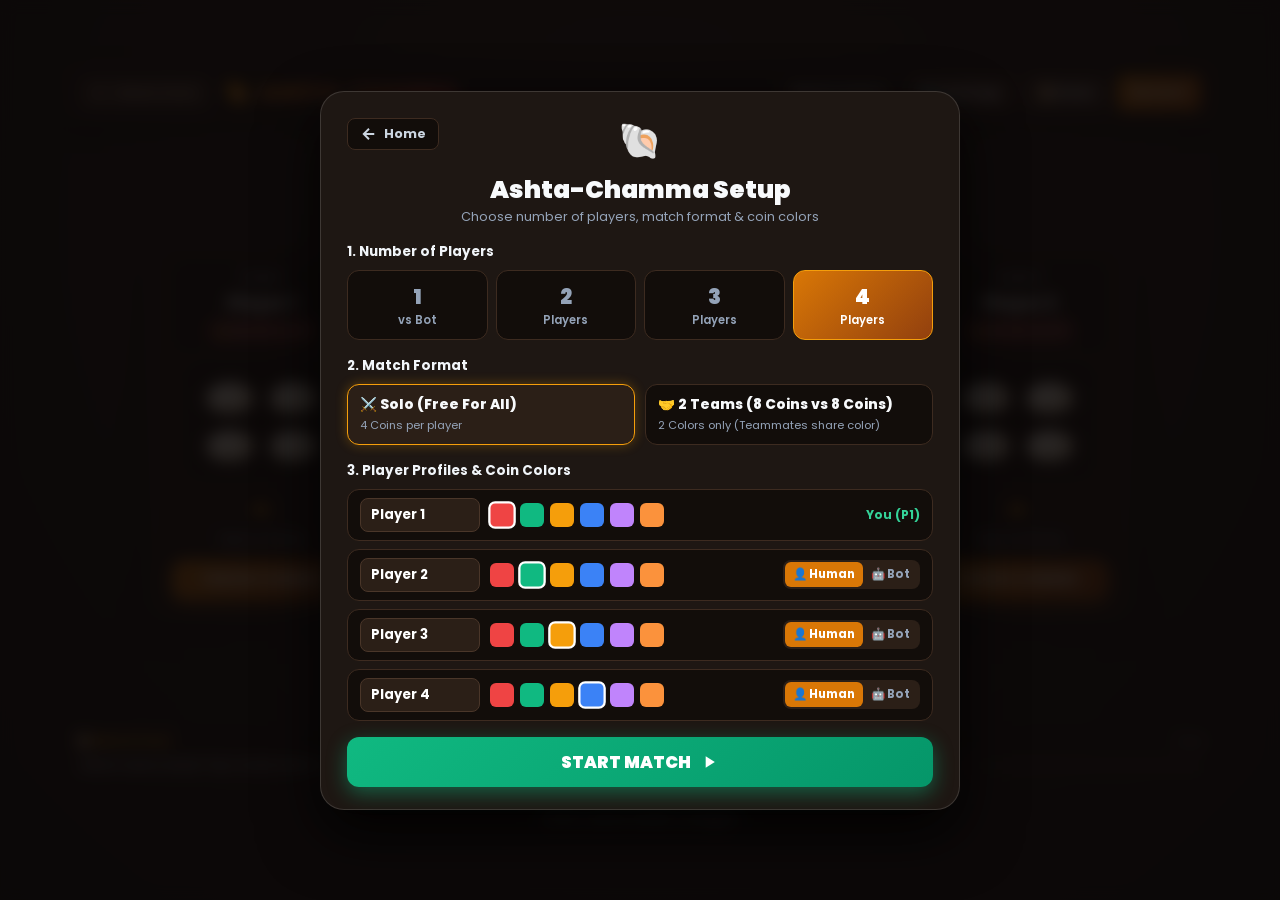
<file: games/Ashta-Chamma/Ashta-Chamma.html>
<!DOCTYPE html>
<html lang="en">
<head>
  <meta charset="UTF-8" />
  <meta name="viewport" content="width=device-width, initial-scale=1.0, maximum-scale=1.0, user-scalable=no, viewport-fit=cover" />
  <title>Game Zone - Ashta-Chamma</title>
  <link rel="stylesheet" href="Ashta-Chamma.css" />
  <link rel="preconnect" href="https://fonts.googleapis.com">
  <link rel="preconnect" href="https://fonts.gstatic.com">
  <link href="https://fonts.googleapis.com/css2?family=Poppins:wght@500;600;700;800;900&display=swap" rel="stylesheet" />
</head>
<body>
  <!-- FULL SCREEN VICTORY CONFETTI CANVAS -->
  <canvas id="confetti-canvas"></canvas>

  <div class="gamezone-app-shell">
    
    <!-- TOP NAVIGATION HEADER -->
    <header class="gamezone-header">
      <div class="header-left">
        <a href="../../index.html" class="portal-back-btn" title="Back to Game Zone Hub">
          <svg width="18" height="18" viewBox="0 0 24 24" fill="none" stroke="currentColor" stroke-width="2.5"><path d="M19 12H5M12 19l-7-7 7-7"/></svg>
          <span>Game Zone</span>
        </a>
        <div class="game-brand">
          <span class="brand-icon">🐚</span>
          <span class="brand-text">ASHTA-CHAMMA</span>
        </div>
      </div>

      <div class="header-controls">
        <div class="active-badge" id="hud-mode-badge">Match Active</div>
        <button class="btn btn-secondary" onclick="AshtaChamma.openSettings()">⚙️ Settings</button>
        <button class="btn btn-secondary" onclick="AshtaChamma.openRules()">📜 Rules</button>
        <button class="btn btn-primary" onclick="AshtaChamma.resetGame()">Restart</button>
      </div>
    </header>

    <!-- LIVE PLAYER SEATS BAR -->
    <div class="players-bar" id="players-bar"></div>

    <!-- MAIN ARENA STAGE (Fixed Left Gavva + Center Board + Fixed Right Gavva) -->
    <main class="arena-stage">
      
      <!-- FIXED LEFT GAVVA STATION -->
      <aside class="cowrie-station station-left" id="station-left">
        <div class="gavva-player-card">
          <span class="gavva-team-title" id="gavva-team-left">TEAM 1</span>
          <h4 class="gavva-player-name" id="gavva-name-left">Player 1</h4>
          <span class="gavva-unlock-badge locked" id="gavva-unlock-left">🔒 Needs 4 or 8</span>
        </div>

        <!-- 3D Cowrie Tray -->
        <div class="cowrie-tray" id="tray-left" onclick="AshtaChamma.rollCowries('left')">
          <div class="cowrie-shell mouth-down" id="shell-left-0">
            <div class="shell-face shell-face-front"><div class="shell-mouth-ridge"></div></div>
            <div class="shell-face shell-face-back"></div>
          </div>
          <div class="cowrie-shell mouth-down" id="shell-left-1">
            <div class="shell-face shell-face-front"><div class="shell-mouth-ridge"></div></div>
            <div class="shell-face shell-face-back"></div>
          </div>
          <div class="cowrie-shell mouth-down" id="shell-left-2">
            <div class="shell-face shell-face-front"><div class="shell-mouth-ridge"></div></div>
            <div class="shell-face shell-face-back"></div>
          </div>
          <div class="cowrie-shell mouth-down" id="shell-left-3">
            <div class="shell-face shell-face-front"><div class="shell-mouth-ridge"></div></div>
            <div class="shell-face shell-face-back"></div>
          </div>
        </div>

        <div class="roll-result-card">
          <span class="roll-number" id="roll-points-left">-</span>
          <span class="roll-label" id="roll-label-left">Tap to Throw</span>
        </div>

        <button class="btn btn-roll" id="btn-throw-left" onclick="AshtaChamma.rollCowries('left')">
          <span>THROW COWRIES</span>
        </button>
      </aside>

      <!-- 5x5 BOARD WRAPPER WITH ORNATE INLAY FRAME & FLOURISHES -->
      <div class="board-wrapper" id="board-wrapper">
        <div class="porch porch-top" id="porch-top" title="Top Porch"></div>
        <div class="porch porch-right" id="porch-right" title="Right Porch"></div>
        <div class="porch porch-bottom" id="porch-bottom" title="Bottom Porch"></div>
        <div class="porch porch-left" id="porch-left" title="Left Porch"></div>

        <!-- 5x5 Main Board Grid -->
        <div class="ashta-board theme-royal-mahogany" id="ashta-board"></div>
      </div>

      <!-- FIXED RIGHT GAVVA STATION -->
      <aside class="cowrie-station station-right" id="station-right">
        <div class="gavva-player-card">
          <span class="gavva-team-title" id="gavva-team-right">TEAM 2</span>
          <h4 class="gavva-player-name" id="gavva-name-right">Player 2</h4>
          <span class="gavva-unlock-badge locked" id="gavva-unlock-right">🔒 Needs 4 or 8</span>
        </div>

        <!-- 3D Cowrie Tray -->
        <div class="cowrie-tray" id="tray-right" onclick="AshtaChamma.rollCowries('right')">
          <div class="cowrie-shell mouth-down" id="shell-right-0">
            <div class="shell-face shell-face-front"><div class="shell-mouth-ridge"></div></div>
            <div class="shell-face shell-face-back"></div>
          </div>
          <div class="cowrie-shell mouth-down" id="shell-right-1">
            <div class="shell-face shell-face-front"><div class="shell-mouth-ridge"></div></div>
            <div class="shell-face shell-face-back"></div>
          </div>
          <div class="cowrie-shell mouth-down" id="shell-right-2">
            <div class="shell-face shell-face-front"><div class="shell-mouth-ridge"></div></div>
            <div class="shell-face shell-face-back"></div>
          </div>
          <div class="cowrie-shell mouth-down" id="shell-right-3">
            <div class="shell-face shell-face-front"><div class="shell-mouth-ridge"></div></div>
            <div class="shell-face shell-face-back"></div>
          </div>
        </div>

        <div class="roll-result-card">
          <span class="roll-number" id="roll-points-right">-</span>
          <span class="roll-label" id="roll-label-right">Tap to Throw</span>
        </div>

        <button class="btn btn-roll" id="btn-throw-right" onclick="AshtaChamma.rollCowries('right')">
          <span>THROW COWRIES</span>
        </button>
      </aside>

    </main>

    <!-- LIVE MATCH ACTIVITY LOG TICKER -->
    <div class="match-log-panel">
      <div class="log-title-row">
        <span>📜 Match Feed</span>
        <button class="log-clear-btn" onclick="AshtaChamma.clearFeed()">Clear</button>
      </div>
      <div class="match-log-list" id="match-log-list">
        <div class="log-entry sys-entry">Match arena ready! Tap cowrie shells to begin.</div>
      </div>
    </div>

    <!-- LIVE STATUS ANNOUNCER -->
    <footer class="gamezone-statusbar">
      <span id="turn-announcer">Click cowrie shells to begin!</span>
    </footer>
  </div>

  <!-- PRE-MATCH SETUP LOBBY MODAL -->
  <div id="lobby-modal" class="modal-overlay">
    <div class="lobby-card">
      <div class="lobby-header">
        <a href="../../index.html" class="lobby-back-btn" title="Back to Game Zone Home">
          <svg width="18" height="18" viewBox="0 0 24 24" fill="none" stroke="currentColor" stroke-width="2.5"><path d="M19 12H5M12 19l-7-7 7-7"/></svg>
          <span>Home</span>
        </a>
        <span class="lobby-icon">🐚</span>
        <h2>Ashta-Chamma Setup</h2>
        <p>Choose number of players, match format & coin colors</p>
      </div>

      <!-- Step 1: Number of Players -->
      <div class="lobby-section">
        <label class="section-label">1. Number of Players</label>
        <div class="player-count-pills">
          <button class="pill-btn" data-count="1" onclick="AshtaChamma.setLobbyCount(1)">
            <span class="count-num">1</span>
            <span class="count-desc">vs Bot</span>
          </button>
          <button class="pill-btn" data-count="2" onclick="AshtaChamma.setLobbyCount(2)">
            <span class="count-num">2</span>
            <span class="count-desc">Players</span>
          </button>
          <button class="pill-btn" data-count="3" onclick="AshtaChamma.setLobbyCount(3)">
            <span class="count-num">3</span>
            <span class="count-desc">Players</span>
          </button>
          <button class="pill-btn active" data-count="4" onclick="AshtaChamma.setLobbyCount(4)">
            <span class="count-num">4</span>
            <span class="count-desc">Players</span>
          </button>
        </div>
      </div>

      <!-- Step 2: Match Format (Only 4 Players have Teams option) -->
      <div class="lobby-section" id="team-format-section">
        <label class="section-label">2. Match Format</label>
        <div class="team-toggle-group">
          <button class="team-mode-btn active" id="btn-mode-solo" onclick="AshtaChamma.setTeamMode(false)">
            <span>⚔️ Solo (Free For All)</span>
            <small>4 Coins per player</small>
          </button>
          <button class="team-mode-btn" id="btn-mode-teams" onclick="AshtaChamma.setTeamMode(true)">
            <span>🤝 2 Teams (8 Coins vs 8 Coins)</span>
            <small>2 Colors only (Teammates share color)</small>
          </button>
        </div>

        <div class="team-axis-picker" id="team-axis-picker" style="display: none;">
          <span class="sub-label">Select Opposite Base Positions:</span>
          <div class="axis-buttons">
            <button class="axis-btn active" id="axis-tb" onclick="AshtaChamma.setTeamAxis('TB')">
              <span>Top & Bottom</span>
            </button>
            <button class="axis-btn" id="axis-lr" onclick="AshtaChamma.setTeamAxis('LR')">
              <span>Left & Right</span>
            </button>
          </div>
        </div>
      </div>

      <!-- Step 3: Profiles & Colors -->
      <div class="lobby-section">
        <label class="section-label" id="profiles-section-label">3. Player Profiles & Coin Colors</label>
        <div class="seats-config-list" id="seats-config-container"></div>
      </div>

      <div class="lobby-footer">
        <button class="btn btn-start-match" onclick="AshtaChamma.startMatchFromLobby()">
          <span>START MATCH</span>
          <svg width="20" height="20" viewBox="0 0 24 24" fill="currentColor"><path d="M8 5v14l11-7z"/></svg>
        </button>
      </div>
    </div>
  </div>

  <!-- IN-GAME SETTINGS MODAL (9 HERITAGE BOARD REFERENCE THEMES) -->
  <div id="settings-modal" class="modal-overlay hidden">
    <div class="modal-card settings-card">
      <div class="settings-header">
        <h3>⚙️ Game Settings</h3>
        <button class="close-x-btn" onclick="AshtaChamma.closeSettings()">✕</button>
      </div>

      <div class="settings-section">
        <label class="settings-label">Board Reference Themes (Light Interior Tiles & Rich Borders)</label>
        <div class="theme-palette-grid">
          <!-- 01 Classic Parchment -->
          <div class="theme-chip" data-theme="theme-classic-parchment" onclick="AshtaChamma.setBoardTheme('theme-classic-parchment')">
            <div class="chip-swatch swatch-parchment"></div>
            <span>01 Parchment</span>
          </div>
          <!-- 02 Royal Mahogany -->
          <div class="theme-chip active" data-theme="theme-royal-mahogany" onclick="AshtaChamma.setBoardTheme('theme-royal-mahogany')">
            <div class="chip-swatch swatch-mahogany"></div>
            <span>02 Mahogany</span>
          </div>
          <!-- 03 Teal Brass -->
          <div class="theme-chip" data-theme="theme-teal-brass" onclick="AshtaChamma.setBoardTheme('theme-teal-brass')">
            <div class="chip-swatch swatch-teal"></div>
            <span>03 Teal Brass</span>
          </div>
          <!-- 04 Sapphire Silver -->
          <div class="theme-chip" data-theme="theme-sapphire-silver" onclick="AshtaChamma.setBoardTheme('theme-sapphire-silver')">
            <div class="chip-swatch swatch-sapphire"></div>
            <span>04 Sapphire</span>
          </div>
          <!-- 05 Forest Jade -->
          <div class="theme-chip" data-theme="theme-forest-jade" onclick="AshtaChamma.setBoardTheme('theme-forest-jade')">
            <div class="chip-swatch swatch-jade"></div>
            <span>05 Forest Jade</span>
          </div>
          <!-- 06 Terracotta Sand -->
          <div class="theme-chip" data-theme="theme-terracotta-sand" onclick="AshtaChamma.setBoardTheme('theme-terracotta-sand')">
            <div class="chip-swatch swatch-terracotta"></div>
            <span>06 Terracotta</span>
          </div>
          <!-- 07 Plum Gold -->
          <div class="theme-chip" data-theme="theme-plum-gold" onclick="AshtaChamma.setBoardTheme('theme-plum-gold')">
            <div class="chip-swatch swatch-plum"></div>
            <span>07 Plum Gold</span>
          </div>
          <!-- 08 Slate Copper -->
          <div class="theme-chip" data-theme="theme-slate-copper" onclick="AshtaChamma.setBoardTheme('theme-slate-copper')">
            <div class="chip-swatch swatch-copper"></div>
            <span>08 Slate Copper</span>
          </div>
          <!-- 09 Indigo Night -->
          <div class="theme-chip" data-theme="theme-indigo-night" onclick="AshtaChamma.setBoardTheme('theme-indigo-night')">
            <div class="chip-swatch swatch-indigo"></div>
            <span>09 Indigo Night</span>
          </div>
        </div>
      </div>

      <div class="settings-section">
        <div class="settings-toggle-row">
          <div>
            <span class="settings-title-inline">Audio Effects</span>
            <small class="settings-sub-inline">Play authentic shell rattling & victory sounds</small>
          </div>
          <button id="btn-toggle-sound" class="btn btn-secondary" onclick="AshtaChamma.toggleSound()">🔊 Sound: ON</button>
        </div>
      </div>

      <div class="settings-section">
        <label class="settings-label">Match Management</label>
        <div class="settings-actions-stack">
          <button class="btn btn-secondary action-full-btn" onclick="AshtaChamma.openLobbyFromSettings()">
            <span>⚙ Match Setup (Players & Teams)</span>
          </button>
          <button class="btn btn-secondary action-full-btn" onclick="AshtaChamma.resetGameFromSettings()">
            <span>🔄 Restart Match</span>
          </button>
          <a href="../../index.html" class="btn btn-danger action-full-btn">
            <span>🚪 Exit to Game Zone</span>
          </a>
        </div>
      </div>

      <div class="settings-footer">
        <button class="btn btn-primary" onclick="AshtaChamma.closeSettings()">Done</button>
      </div>
    </div>
  </div>

  <!-- VICTORY CELEBRATION MODAL WITH MATCH STATS -->
  <div id="winner-modal" class="modal-overlay hidden">
    <div class="modal-card victory-card">
      <div class="trophy-emoji animate-bounce">🏆</div>
      <h2 id="winner-title">Victory!</h2>
      <p id="winner-desc">Congratulations! All coins reached the inner sanctum!</p>

      <div class="match-stats-grid">
        <div class="stat-box">
          <span class="stat-value" id="stat-time">00:00</span>
          <span class="stat-lbl">Match Time</span>
        </div>
        <div class="stat-box">
          <span class="stat-value" id="stat-turns">0</span>
          <span class="stat-lbl">Total Turns</span>
        </div>
        <div class="stat-box">
          <span class="stat-value" id="stat-kills">0</span>
          <span class="stat-lbl">Knockouts</span>
        </div>
        <div class="stat-box">
          <span class="stat-value" id="stat-ashtas">0</span>
          <span class="stat-lbl">8(Astha)</span>
        </div>
      </div>

      <div class="modal-actions">
        <button class="btn btn-secondary" onclick="AshtaChamma.openLobbyFromWin()">Match Setup</button>
        <button class="btn btn-primary" onclick="AshtaChamma.resetGame()">Play Again</button>
      </div>
    </div>
  </div>

  <!-- RULES MODAL -->
  <div id="rules-modal" class="modal-overlay hidden">
    <div class="modal-card rules-card">
      <h2>📜 Ashta-Chamma Rules</h2>
      <div class="rules-list">
        <p><strong>🐚 Cowrie Points & Names:</strong></p>
        <ul style="padding-left: 20px; font-size: 0.82rem; margin-bottom: 8px;">
          <li><strong>1 mouth up:</strong> 1(Kannu)</li>
          <li><strong>2 mouths up:</strong> 2(Duga)</li>
          <li><strong>3 mouths up:</strong> 3(Theeni)</li>
          <li><strong>4 mouths up:</strong> 4(Chamma) ★ — Extra Throw</li>
          <li><strong>0 mouths up:</strong> 8(Astha) ★ — Extra Throw</li>
        </ul>

        <p><strong>🔓 Individual Player Unlock Rule:</strong> Every player must personally roll 4(Chamma) or 8(Astha) to qualify. Until unlocked, you cannot move any coins (even coins entered by a teammate)!</p>

        <p><strong>⛔ Stopping at the Cross (Gaddi):</strong> Coins without a registered kill CANNOT advance past the crossed safe square (Step 12) located 3 boxes before the home corner. They must halt at the cross and wait until an opponent coin is captured before entering the inner sanctum.</p>

        <p><strong>⚡ Automatic Movement:</strong> If a player has only one movable coin on the board and rolls 1(Kannu), 2(Duga), or 3(Theeni), it advances automatically!</p>

        <p><strong>🟢 ASHTA (8) Entry Rules:</strong></p>
        <ul style="padding-left: 20px; font-size: 0.82rem; margin-bottom: 8px;">
          <li><strong>No coins on board:</strong> Exactly 2 coins enter the board (they don't move 8 spaces). The player rolls again to decide which coin to move!</li>
          <li><strong>Exactly 1 coin outside:</strong> That coin enters the board and moves 4 steps (mandatory) + Extra Throw.</li>
          <li><strong>No coins outside:</strong> Select any eligible coin on the board to move 8 steps + Extra Throw.</li>
        </ul>

        <p><strong>🔴 CHAMMA (4) Entry Rules:</strong></p>
        <ul style="padding-left: 20px; font-size: 0.82rem; margin-bottom: 8px;">
          <li><strong>1 or more outside:</strong> Exactly 1 token enters the board (does not move 4 spaces) + Extra Throw.</li>
          <li><strong>0 outside:</strong> Player selects which eligible coin advances 4 spaces + Extra Throw.</li>
        </ul>

        <p><strong>🤝 4-Player 2 Teams:</strong> 8 coins vs 8 coins. Both players of a team share the exact same color. Opposite boxes (Top & Bottom or Left & Right) are used.</p>
        <p><strong>⚔️ Mandatory Kill Rule:</strong> A capture is required to enter the inner ring towards the goal.</p>
        <p><strong>✖ Safe Cells (Gaddi):</strong> Tokens on any of the 9 crossed squares cannot be captured.</p>
      </div>
      <button class="btn btn-primary" onclick="AshtaChamma.closeRules()">Got It!</button>
    </div>
  </div>

  <script src="Ashta-Chamma.js"></script>
</body>
</html>
</file>
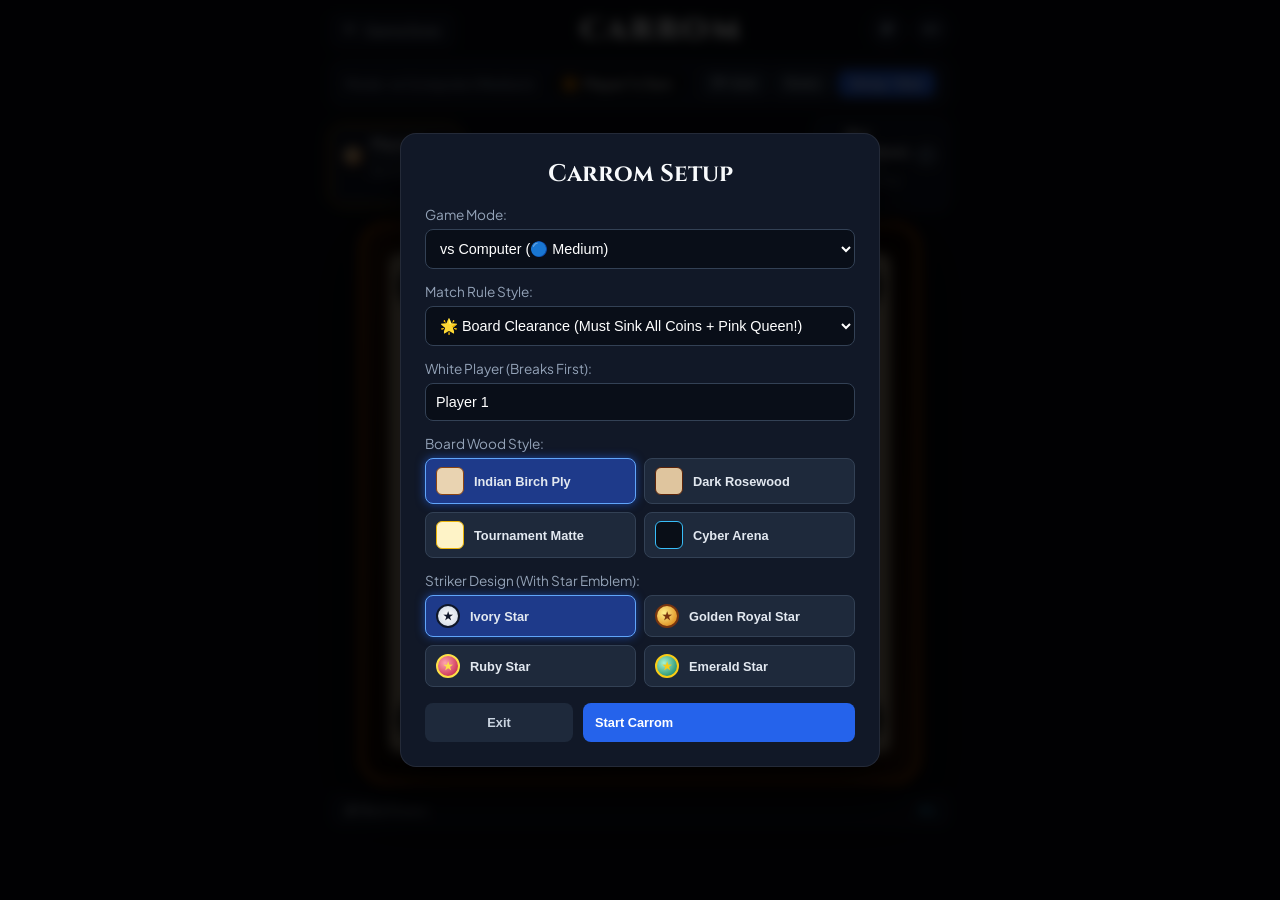
<file: games/Carrom/Carrom.html>
<!DOCTYPE html>
<html lang="en">
<head>
  <meta charset="UTF-8" />
  <meta name="viewport" content="width=device-width, initial-scale=1.0, maximum-scale=1.0, user-scalable=no" />
  <title>Carrom Board | Game Zone</title>
  <link rel="stylesheet" href="Carrom.css" />
  <link rel="stylesheet" href="https://cdnjs.cloudflare.com/ajax/libs/font-awesome/6.5.1/css/all.min.css" />
  <link rel="preconnect" href="https://fonts.googleapis.com">
  <link rel="preconnect" href="https://fonts.gstatic.com">
  <link href="https://fonts.googleapis.com/css2?family=Cinzel:wght@600;700;800;900&family=Outfit:wght@500;600;700;800;900&family=Plus+Jakarta+Sans:wght@500;600;700&display=swap" rel="stylesheet">
</head>
<body data-board-theme="traditional-ply">
  <div id="confetti-container"></div>

  <div class="game-container">
    <!-- Header -->
    <header class="game-header">
      <a href="../../index.html" class="nav-btn" id="back-nav-btn">
        <i class="fa-solid fa-arrow-left"></i> Game Zone
      </a>
      <div class="title-wrap">
        <h1>CARROM</h1>
      </div>
      <div class="action-icons">
        <button id="theme-btn" class="icon-btn" title="Board & Striker Customizer">
          <i class="fa-solid fa-palette"></i>
        </button>
        <button id="sound-btn" class="icon-btn" title="Toggle Sound">
          <i class="fa-solid fa-volume-high"></i>
        </button>
      </div>
    </header>

    <!-- Top Action Bar -->
    <section class="control-bar">
      <div id="mode-display" class="mode-display">Mode: vs Computer (Medium)</div>
      
      <div id="turn-indicator" class="turn-pill">
        <span id="turn-color-dot" class="turn-dot white-coin"></span>
        <span id="turn-text">Player 1's Turn</span>
      </div>

      <div class="game-actions">
        <button id="exit-btn" class="btn btn-secondary" title="Exit Match">
          <i class="fa-solid fa-right-from-bracket"></i> Exit
        </button>
        <button id="rules-btn" class="btn btn-secondary">Rules</button>
        <button id="restart-btn" class="btn btn-primary">Setup / New</button>
      </div>
    </section>

    <!-- Score & Coins Pocketed Bar -->
    <section class="status-panel">
      <!-- Player 1 Card -->
      <div id="card-p1" class="player-card p1-card active">
        <div class="player-meta">
          <div class="player-identity">
            <span class="coin-avatar white-avatar"></span>
            <div>
              <div id="p1-name" class="player-name">Player 1</div>
              <div class="player-sub" id="p1-sub-info">9 Coins Remaining</div>
            </div>
          </div>
          <div id="p1-score" class="player-score">0</div>
        </div>
        <div id="p1-pocketed-tray" class="coin-mini-tray"></div>
      </div>

      <!-- Center Queen & Status Indicator -->
      <div class="center-status">
        <span id="queen-status-badge" class="queen-pill on-board">
          <span class="queen-dot">★</span> <span id="queen-status-text">Pink Queen in Center</span>
        </span>
        <div id="status-msg" class="sub-status-msg">Click baseline to place striker, pull back to flick!</div>
      </div>

      <!-- Player 2 Card -->
      <div id="card-p2" class="player-card p2-card">
        <div class="player-meta text-right">
          <div id="p2-score" class="player-score">0</div>
          <div class="player-identity">
            <div>
              <div id="p2-name" class="player-name">Bot (Medium)</div>
              <div class="player-sub" id="p2-sub-info">9 Coins Remaining</div>
            </div>
            <span class="coin-avatar black-avatar"></span>
          </div>
        </div>
        <div id="p2-pocketed-tray" class="coin-mini-tray text-right"></div>
      </div>
    </section>

    <!-- Board Arena Canvas -->
    <main class="board-area">
      <div class="board-frame" id="carrom-frame">
        <canvas id="carrom-canvas" width="600" height="600"></canvas>
      </div>
    </main>

    <!-- Force Meter Guide Footer -->
    <div class="power-meter-container" id="power-meter-wrap">
      <span class="meter-label"><i class="fa-solid fa-bolt"></i> Flick Power:</span>
      <div class="meter-track">
        <div id="power-fill" class="meter-fill"></div>
      </div>
      <span id="power-num" class="power-text">0%</span>
    </div>

    <!-- Setup Modal -->
    <div id="setup-modal" class="modal-overlay">
      <div class="modal-box setup-box">
        <h2>Carrom Setup</h2>
        <div class="setup-form">
          <div class="input-group">
            <label for="mode-select">Game Mode:</label>
            <select id="mode-select">
              <option value="pvp">2 Players (Pass &amp; Play)</option>
              <option value="pve-easy">vs Computer (🟢 Easy)</option>
              <option value="pve-medium" selected>vs Computer (🔵 Medium)</option>
              <option value="pve-hard">vs Computer (🔴 Master Bot)</option>
            </select>
          </div>

          <div class="input-group">
            <label for="game-type-select">Match Rule Style:</label>
            <select id="game-type-select">
              <option value="clearance" selected>🌟 Board Clearance (Must Sink All Coins + Pink Queen!)</option>
              <option value="points">🎯 Point Target Race (12 Points)</option>
              <option value="championship">🏆 Full Championship (21 Points)</option>
            </select>
          </div>

          <div class="input-group">
            <label for="p1-name-input">White Player (Breaks First):</label>
            <input type="text" id="p1-name-input" value="Player 1" maxlength="14" />
          </div>

          <div class="input-group" id="p2-name-group" style="display: none;">
            <label for="p2-name-input">Black Player:</label>
            <input type="text" id="p2-name-input" value="Player 2" maxlength="14" />
          </div>

          <div class="input-group">
            <label>Board Wood Style:</label>
            <div class="visual-theme-grid">
              <button type="button" class="theme-card-btn active" data-board="traditional-ply">
                <span class="preview-swatch ply-wood"></span>
                <span class="preview-label">Indian Birch Ply</span>
              </button>
              <button type="button" class="theme-card-btn" data-board="dark-rosewood">
                <span class="preview-swatch dark-rose"></span>
                <span class="preview-label">Dark Rosewood</span>
              </button>
              <button type="button" class="theme-card-btn" data-board="matte-championship">
                <span class="preview-swatch champ-matte"></span>
                <span class="preview-label">Tournament Matte</span>
              </button>
              <button type="button" class="theme-card-btn" data-board="modern-cyber">
                <span class="preview-swatch cyber-glow"></span>
                <span class="preview-label">Cyber Arena</span>
              </button>
            </div>
          </div>

          <div class="input-group">
            <label>Striker Design (With Star Emblem):</label>
            <div class="visual-theme-grid" id="striker-theme-grid">
              <button type="button" class="theme-card-btn active" data-striker="tournament-geometric">
                <span class="striker-preview geometric">★</span>
                <span class="preview-label">Ivory Star</span>
              </button>
              <button type="button" class="theme-card-btn" data-striker="gold-crest">
                <span class="striker-preview gold">★</span>
                <span class="preview-label">Golden Royal Star</span>
              </button>
              <button type="button" class="theme-card-btn" data-striker="ruby-gem">
                <span class="striker-preview ruby">★</span>
                <span class="preview-label">Ruby Star</span>
              </button>
              <button type="button" class="theme-card-btn" data-striker="emerald-star">
                <span class="striker-preview emerald">★</span>
                <span class="preview-label">Emerald Star</span>
              </button>
            </div>
          </div>
        </div>

        <div class="modal-btn-row">
          <button id="modal-exit-btn" class="btn btn-secondary modal-btn-exit">Exit</button>
          <button id="start-game-btn" class="btn btn-primary modal-btn-start">Start Carrom</button>
        </div>
      </div>
    </div>

    <!-- Appearance Customizer Modal -->
    <div id="theme-modal" class="modal-overlay hidden">
      <div class="modal-box theme-box">
        <h2>Appearance Customizer</h2>
        
        <h3 class="modal-subheading"><i class="fa-solid fa-chess-board"></i> Board Style</h3>
        <div class="visual-theme-grid" style="margin-top: 8px;">
          <button class="theme-card-btn active" data-board="traditional-ply">
            <span class="preview-swatch ply-wood"></span>
            <span class="preview-label">Indian Birch Ply</span>
          </button>
          <button class="theme-card-btn" data-board="dark-rosewood">
            <span class="preview-swatch dark-rose"></span>
            <span class="preview-label">Dark Rosewood</span>
          </button>
          <button class="theme-card-btn" data-board="matte-championship">
            <span class="preview-swatch champ-matte"></span>
            <span class="preview-label">Tournament Matte</span>
          </button>
          <button class="theme-card-btn" data-board="modern-cyber">
            <span class="preview-swatch cyber-glow"></span>
            <span class="preview-label">Cyber Arena</span>
          </button>
        </div>

        <h3 class="modal-subheading" style="margin-top: 14px;"><i class="fa-solid fa-circle-dot"></i> Striker Design (All With Stars)</h3>
        <div class="visual-theme-grid" style="margin-top: 8px;">
          <button class="theme-card-btn active" data-striker="tournament-geometric">
            <span class="striker-preview geometric">★</span>
            <span class="preview-label">Ivory Star</span>
          </button>
          <button class="theme-card-btn" data-striker="gold-crest">
            <span class="striker-preview gold">★</span>
            <span class="preview-label">Golden Royal Star</span>
          </button>
          <button class="theme-card-btn" data-striker="ruby-gem">
            <span class="striker-preview ruby">★</span>
            <span class="preview-label">Ruby Star</span>
          </button>
          <button class="theme-card-btn" data-striker="emerald-star">
            <span class="striker-preview emerald">★</span>
            <span class="preview-label">Emerald Star</span>
          </button>
        </div>

        <button id="close-theme-btn" class="btn btn-primary modal-btn-start" style="margin-top: 18px; width: 100%;">Apply</button>
      </div>
    </div>

    <!-- Exit Confirmation Modal -->
    <div id="exit-modal" class="modal-overlay hidden">
      <div class="modal-box">
        <h2>Exit Carrom?</h2>
        <p style="color: var(--text-muted); font-size: 0.9rem; margin: 12px 0 18px;">
          Are you sure you want to return to Game Zone? <strong>Match progress will not be saved.</strong>
        </p>
        <div class="modal-btn-row">
          <button id="cancel-exit-btn" class="btn btn-secondary">Stay</button>
          <button id="confirm-exit-btn" class="btn btn-danger">Confirm &amp; Exit</button>
        </div>
      </div>
    </div>

    <!-- Rules Modal -->
    <div id="rules-modal" class="modal-overlay hidden">
      <div class="modal-box rules-box">
        <h2>Official Carrom Rules</h2>
        <div class="rules-content">
          <p>1. <strong>Board Clearance Mode:</strong> To win, a player must sink all 9 of their coins AND the Pink Queen must be pocketed &amp; covered.</p>
          <p>2. <strong>Pink Queen (★) Rules:</strong>
            <br>&bull; You can sink the Pink Queen, but you must <strong>cover it</strong> by pocketing one of your own coins on the immediate next shot (or in the same strike).
            <br>&bull; If you fail to cover it, or commit a foul, the Queen returns to the center circle.
          </p>
          <p>3. <strong>Direct Baseline Placement:</strong> Click or drag your cursor anywhere across your baseline to place your striker. Pull back to choose angle and power.</p>
          <p>4. <strong>Fouls:</strong> Sinking the striker returns 1 of your pocketed carrom men to the center and forfeits your turn.</p>
        </div>
        <button id="close-rules-btn" class="btn btn-primary">Got It</button>
      </div>
    </div>

    <!-- Game Over Modal with Celebration -->
    <div id="game-over-modal" class="modal-overlay hidden">
      <div class="modal-box victory-box">
        <div class="trophy-bounce">🏆</div>
        <h2 id="winner-title" class="victory-title">VICTORY CELEBRATION!</h2>
        <p id="winner-desc" class="victory-desc">Sai cleared all coins and conquered the board!</p>
        <div class="modal-btn-row">
          <button id="play-again-btn" class="btn btn-primary">Play Again</button>
          <button id="gameover-exit-btn" class="btn btn-secondary modal-btn-exit">Exit</button>
        </div>
      </div>
    </div>
  </div>

  <script src="Carrom.js"></script>
</body>
</html>
</file>
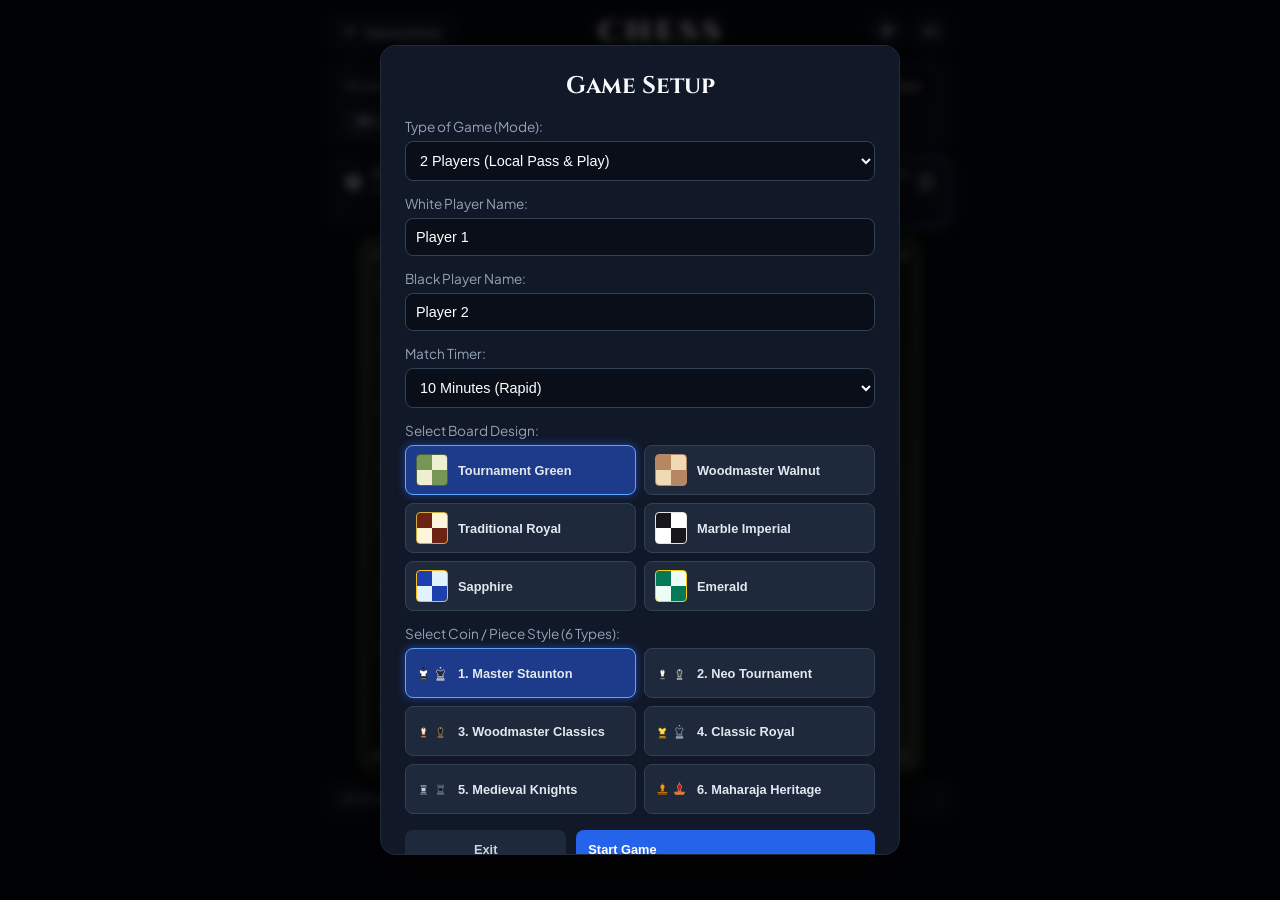
<file: games/Chess/Chess.html>
<!DOCTYPE html>
<html lang="en">
<head>
  <meta charset="UTF-8" />
  <meta name="viewport" content="width=device-width, initial-scale=1.0, maximum-scale=1.0, user-scalable=no" />
  <title>Chess | Game Zone</title>
  <link rel="stylesheet" href="Chess.css" />
  <link rel="stylesheet" href="https://cdnjs.cloudflare.com/ajax/libs/font-awesome/6.5.1/css/all.min.css" />
  <link rel="preconnect" href="https://fonts.googleapis.com">
  <link rel="preconnect" href="https://fonts.gstatic.com">
  <link href="https://fonts.googleapis.com/css2?family=Cinzel:wght@600;700;800;900&family=Outfit:wght@500;600;700;800&family=Plus+Jakarta+Sans:wght@500;600;700&display=swap" rel="stylesheet">
</head>
<body data-board-theme="tournament-green" data-piece-theme="master-staunton">
  <div id="confetti-container"></div>

  <!-- Shared Global Vector Gradients -->
  <svg style="position: absolute; width: 0; height: 0; overflow: hidden;" aria-hidden="true">
    <defs>
      <!-- Master Staunton Gradients -->
      <linearGradient id="grad-master-white" x1="0%" y1="0%" x2="0%" y2="100%">
        <stop offset="0%" stop-color="#ffffff"/>
        <stop offset="65%" stop-color="#f8f9fa"/>
        <stop offset="100%" stop-color="#e2e8f0"/>
      </linearGradient>
      <linearGradient id="grad-master-black" x1="0%" y1="0%" x2="0%" y2="100%">
        <stop offset="0%" stop-color="#475569"/>
        <stop offset="35%" stop-color="#1e293b"/>
        <stop offset="100%" stop-color="#090d16"/>
      </linearGradient>

      <!-- Neo Tournament Gradients -->
      <linearGradient id="neo-white" x1="0%" y1="0%" x2="0%" y2="100%">
        <stop offset="0%" stop-color="#ffffff"/>
        <stop offset="60%" stop-color="#fdfdfd"/>
        <stop offset="100%" stop-color="#e9ebee"/>
      </linearGradient>
      <linearGradient id="neo-black" x1="0%" y1="0%" x2="0%" y2="100%">
        <stop offset="0%" stop-color="#55585d"/>
        <stop offset="50%" stop-color="#3c3f44"/>
        <stop offset="100%" stop-color="#24272b"/>
      </linearGradient>

      <!-- Woodmaster Gradients -->
      <linearGradient id="wood-white" x1="0%" y1="0%" x2="0%" y2="100%">
        <stop offset="0%" stop-color="#fff8ed"/>
        <stop offset="40%" stop-color="#faeccf"/>
        <stop offset="100%" stop-color="#ddbe8e"/>
      </linearGradient>
      <linearGradient id="wood-black" x1="0%" y1="0%" x2="0%" y2="100%">
        <stop offset="0%" stop-color="#3d2c20"/>
        <stop offset="50%" stop-color="#261a12"/>
        <stop offset="100%" stop-color="#110b07"/>
      </linearGradient>

      <!-- Classic Royal Gradients -->
      <linearGradient id="royal-gold" x1="0%" y1="0%" x2="100%" y2="100%">
        <stop offset="0%" stop-color="#fffbeb" />
        <stop offset="35%" stop-color="#fde047" />
        <stop offset="70%" stop-color="#eab308" />
        <stop offset="100%" stop-color="#9a6207" />
      </linearGradient>
      <linearGradient id="royal-onyx" x1="0%" y1="0%" x2="100%" y2="100%">
        <stop offset="0%" stop-color="#475569"/>
        <stop offset="40%" stop-color="#1e293b"/>
        <stop offset="100%" stop-color="#020617"/>
      </linearGradient>
    </defs>
  </svg>

  <div class="game-container">
    <!-- Header -->
    <header class="game-header">
      <a href="../../index.html" class="nav-btn" id="back-nav-btn">
        <i class="fa-solid fa-arrow-left"></i> Game Zone
      </a>
      <div class="title-wrap">
        <h1>CHESS</h1>
      </div>
      <div class="action-icons">
        <button id="theme-btn" class="icon-btn" title="Board & Coin Customizer">
          <i class="fa-solid fa-palette"></i>
        </button>
        <button id="sound-btn" class="icon-btn" title="Toggle Sound">
          <i class="fa-solid fa-volume-high"></i>
        </button>
      </div>
    </header>

    <!-- Top Action Bar -->
    <section class="control-bar">
      <div id="mode-display" class="mode-display">Mode: 2 Players</div>
      
      <div id="turn-indicator" class="turn-pill">
        <span id="turn-dot" class="turn-dot white"></span>
        <span id="turn-text">Player 1's Turn</span>
      </div>

      <div class="game-actions">
        <button id="draw-btn" class="btn btn-secondary" title="Offer Draw">
          <i class="fa-solid fa-handshake"></i> Draw
        </button>
        <button id="resign-btn" class="btn btn-danger" title="Resign Game">
          <i class="fa-solid fa-flag"></i> Resign
        </button>
        <button id="exit-btn" class="btn btn-secondary" title="Exit Game">
          <i class="fa-solid fa-right-from-bracket"></i> Exit
        </button>
        <button id="rules-btn" class="btn btn-secondary">Rules</button>
        <button id="restart-btn" class="btn btn-primary">Setup / New</button>
      </div>
    </section>

    <!-- Player Stats & Clocks -->
    <section class="status-panel">
      <!-- Black Card -->
      <div id="card-black" class="player-card black">
        <div class="player-meta">
          <div class="player-identity">
            <span class="player-avatar">♚</span>
            <div>
              <div id="black-name" class="player-name">Player 2</div>
              <div class="player-sub">Black</div>
            </div>
          </div>
          <div id="black-clock" class="player-clock">10:00</div>
        </div>
        <div id="captured-by-black" class="captured-box"></div>
      </div>

      <!-- Center Status -->
      <div class="center-status">
        <span id="game-status-pill" class="status-badge">Active Match</span>
      </div>

      <!-- White Card -->
      <div id="card-white" class="player-card white active">
        <div class="player-meta text-right">
          <div id="white-clock" class="player-clock">10:00</div>
          <div class="player-identity">
            <div>
              <div id="white-name" class="player-name">Player 1</div>
              <div class="player-sub">White</div>
            </div>
            <span class="player-avatar">♔</span>
          </div>
        </div>
        <div id="captured-by-white" class="captured-box"></div>
      </div>
    </section>

    <!-- Board Arena -->
    <main class="board-area">
      <div class="board-frame" id="board-outer-frame">
        <span class="corner-filigree top-left">❖</span>
        <span class="corner-filigree top-right">❖</span>
        <span class="corner-filigree bottom-left">❖</span>
        <span class="corner-filigree bottom-right">❖</span>

        <div class="coords-col left">
          <span>8</span><span>7</span><span>6</span><span>5</span><span>4</span><span>3</span><span>2</span><span>1</span>
        </div>

        <div class="board-core-wrap">
          <div id="board" class="chess-grid"></div>
          <div class="coords-row">
            <span>a</span><span>b</span><span>c</span><span>d</span><span>e</span><span>f</span><span>g</span><span>h</span>
          </div>
        </div>

        <div class="coords-col right-trim">
          <span>•</span><span>•</span><span>•</span><span>•</span><span>•</span><span>•</span><span>•</span><span>•</span>
        </div>
      </div>
    </main>

    <!-- Notation History -->
    <div class="history-tray">
      <span class="history-title"><i class="fa-solid fa-list-ol"></i> Moves:</span>
      <div id="move-history" class="history-list">
        <span class="empty-history">Game started...</span>
      </div>
    </div>

    <!-- Setup Modal (Names, Mode, Board, & 6 Piece Styles) -->
    <div id="setup-modal" class="modal-overlay">
      <div class="modal-box setup-box">
        <h2>Game Setup</h2>
        <div class="setup-form">
          <div class="input-group">
            <label for="mode-select">Type of Game (Mode):</label>
            <select id="mode-select">
              <option value="pvp" selected>2 Players (Local Pass &amp; Play)</option>
              <option value="pve-easy">vs Computer (🟢 Easy)</option>
              <option value="pve-medium">vs Computer (🔵 Medium)</option>
              <option value="pve-hard">vs Computer (🟠 Hard)</option>
              <option value="pve-expert">vs Computer (🔴 Expert)</option>
            </select>
          </div>

          <div class="input-group">
            <label for="p1-name-input">White Player Name:</label>
            <input type="text" id="p1-name-input" value="Player 1" maxlength="14" />
          </div>

          <div class="input-group" id="p2-name-group">
            <label for="p2-name-input">Black Player Name:</label>
            <input type="text" id="p2-name-input" value="Player 2" maxlength="14" />
          </div>

          <div class="input-group" id="player-side-group" style="display: none;">
            <label for="side-select">Play As:</label>
            <select id="side-select">
              <option value="w" selected>White (Moves First)</option>
              <option value="b">Black</option>
            </select>
          </div>

          <div class="input-group">
            <label for="time-select">Match Timer:</label>
            <select id="time-select">
              <option value="0">Untimed (Progress Auto-Saved!)</option>
              <option value="300">5 Minutes (Blitz)</option>
              <option value="600" selected>10 Minutes (Rapid)</option>
              <option value="900">15 Minutes (Classical)</option>
            </select>
          </div>

          <!-- Board Design Selector -->
          <div class="input-group">
            <label>Select Board Design:</label>
            <div class="visual-theme-grid" id="setup-board-grid">
              <button type="button" class="theme-card-btn active" data-board="tournament-green">
                <span class="preview-board tournament-green"></span>
                <span class="preview-label">Tournament Green</span>
              </button>
              <button type="button" class="theme-card-btn" data-board="woodmaster">
                <span class="preview-board woodmaster"></span>
                <span class="preview-label">Woodmaster Walnut</span>
              </button>
              <button type="button" class="theme-card-btn" data-board="traditional">
                <span class="preview-board traditional"></span>
                <span class="preview-label">Traditional Royal</span>
              </button>
              <button type="button" class="theme-card-btn" data-board="marble">
                <span class="preview-board marble"></span>
                <span class="preview-label">Marble Imperial</span>
              </button>
              <button type="button" class="theme-card-btn" data-board="sapphire">
                <span class="preview-board sapphire"></span>
                <span class="preview-label">Sapphire</span>
              </button>
              <button type="button" class="theme-card-btn" data-board="emerald">
                <span class="preview-board emerald"></span>
                <span class="preview-label">Emerald</span>
              </button>
            </div>
          </div>

          <!-- Coin / Piece Selector (6 Distinct Types) -->
          <div class="input-group">
            <label>Select Coin / Piece Style (6 Types):</label>
            <div class="visual-theme-grid" id="setup-piece-grid">
              <button type="button" class="piece-card-btn active" data-piece="master-staunton">
                <span class="preview-piece-mini">
                  <svg viewBox="0 0 64 64"><path d="M32 4v7m-4-3.5h8M21 16c3 3 5 5 11 5s8-2 11-5c3 0 6 3 6 8 0 5-4 8-7 10l2 11H20l2-11c-3-2-7-5-7-10 0-5 3-8 6-8zm-2 35h26v4H19zm-3 6h32v4H16z" fill="#ffffff" stroke="#000000" stroke-width="2.5"/></svg>
                  <svg viewBox="0 0 64 64"><path d="M32 4v7m-4-3.5h8M21 16c3 3 5 5 11 5s8-2 11-5c3 0 6 3 6 8 0 5-4 8-7 10l2 11H20l2-11c-3-2-7-5-7-10 0-5 3-8 6-8zm-2 35h26v4H19zm-3 6h32v4H16z" fill="#1e293b" stroke="#ffffff" stroke-width="2.5"/></svg>
                </span>
                <span class="preview-label">1. Master Staunton</span>
              </button>

              <button type="button" class="piece-card-btn" data-piece="neo-staunton">
                <span class="preview-piece-mini">
                  <svg viewBox="0 0 64 64"><path d="M22 52h20v5H22zm4-6h12l1-12c2-2 3-5 3-8 0-6-4-11-10-11s-10 5-10 11c0 3 1 6 3 8l1 12zm6-24v-6m-3 3h6" fill="#ffffff" stroke="#24272b" stroke-width="2.5"/></svg>
                  <svg viewBox="0 0 64 64"><path d="M22 52h20v5H22zm4-6h12l1-12c2-2 3-5 3-8 0-6-4-11-10-11s-10 5-10 11c0 3 1 6 3 8l1 12zm6-24v-6m-3 3h6" fill="#3c3f44" stroke="#ffffff" stroke-width="2.5"/></svg>
                </span>
                <span class="preview-label">2. Neo Tournament</span>
              </button>

              <button type="button" class="piece-card-btn" data-piece="woodmaster-pieces">
                <span class="preview-piece-mini">
                  <svg viewBox="0 0 64 64"><path d="M22 52h20v5H22zm4-6h12l1-12c2-2 3-5 3-8 0-6-4-11-10-11s-10 5-10 11c0 3 1 6 3 8l1 12zm6-24v-6m-3 3h6" fill="#faeccf" stroke="#78350f" stroke-width="2.2"/></svg>
                  <svg viewBox="0 0 64 64"><path d="M22 52h20v5H22zm4-6h12l1-12c2-2 3-5 3-8 0-6-4-11-10-11s-10 5-10 11c0 3 1 6 3 8l1 12zm6-24v-6m-3 3h6" fill="#261a12" stroke="#ddbe8e" stroke-width="2.2"/></svg>
                </span>
                <span class="preview-label">3. Woodmaster Classics</span>
              </button>

              <button type="button" class="piece-card-btn" data-piece="classic-royal">
                <span class="preview-piece-mini">
                  <svg viewBox="0 0 64 64"><path d="M32 4v6m-3-3h6M24 16c2 4 4 5 8 5s6-1 8-5c3 0 7 3 7 7 0 5-4 8-7 10l2 11H20l2-11c-3-2-7-5-7-10 0-4 4-7 7-7zm-4 35h24v4H20zm-3 6h30v4H17z" fill="#fde047" stroke="#78350f" stroke-width="2"/></svg>
                  <svg viewBox="0 0 64 64"><path d="M32 4v6m-3-3h6M24 16c2 4 4 5 8 5s6-1 8-5c3 0 7 3 7 7 0 5-4 8-7 10l2 11H20l2-11c-3-2-7-5-7-10 0-4 4-7 7-7zm-4 35h24v4H20zm-3 6h30v4H17z" fill="#1e293b" stroke="#f1f5f9" stroke-width="2"/></svg>
                </span>
                <span class="preview-label">4. Classic Royal</span>
              </button>

              <button type="button" class="piece-card-btn" data-piece="medieval">
                <span class="preview-piece-mini">
                  <svg viewBox="0 0 64 64"><path d="M19 14h26v8h-4v-4h-4v4h-6v-4h-4v4h-4zm3 10h20l-1 16H23zm-1 19h22v4H21zm-3 6h28v4H18z" fill="#cbd5e1" stroke="#334155" stroke-width="2"/></svg>
                  <svg viewBox="0 0 64 64"><path d="M19 14h26v8h-4v-4h-4v4h-6v-4h-4v4h-4zm3 10h20l-1 16H23zm-1 19h22v4H21zm-3 6h28v4H18z" fill="#0f172a" stroke="#94a3b8" stroke-width="2"/></svg>
                </span>
                <span class="preview-label">5. Medieval Knights</span>
              </button>

              <button type="button" class="piece-card-btn" data-piece="maharaja">
                <span class="preview-piece-mini">
                  <svg viewBox="0 0 64 64"><path d="M32 7a2 2 0 1 0 0-4 2 2 0 0 0 0 4zm0 3c-5 0-9 4-9 10 0 4 2 8 4 10l-1 10h12l-1-10c2-2 4-6 4-10 0-6-4-10-9-10zm21 33H11v4h42zm-3 6H14v4h36z" fill="#f59e0b" stroke="#78350f" stroke-width="2"/></svg>
                  <svg viewBox="0 0 64 64"><path d="M32 7a2 2 0 1 0 0-4 2 2 0 0 0 0 4zm0 3c-5 0-9 4-9 10 0 4 2 8 4 10l-1 10h12l-1-10c2-2 4-6 4-10 0-6-4-10-9-10zm21 33H11v4h42zm-3 6H14v4h36z" fill="#be123c" stroke="#fde047" stroke-width="2"/></svg>
                </span>
                <span class="preview-label">6. Maharaja Heritage</span>
              </button>
            </div>
          </div>
        </div>

        <div class="modal-btn-row">
          <button id="modal-exit-btn" class="btn btn-secondary modal-btn-exit">Exit</button>
          <button id="start-game-btn" class="btn btn-primary modal-btn-start">Start Game</button>
        </div>
      </div>
    </div>

    <!-- Live Theme Switcher Modal -->
    <div id="theme-modal" class="modal-overlay hidden">
      <div class="modal-box theme-box">
        <h2>Appearance Customizer</h2>
        
        <div class="theme-section">
          <h3><i class="fa-solid fa-chess-board"></i> Board Design</h3>
          <div class="visual-theme-grid">
            <button class="theme-card-btn active" data-board="tournament-green">
              <span class="preview-board tournament-green"></span>
              <span class="preview-label">Tournament Green</span>
            </button>
            <button class="theme-card-btn" data-board="woodmaster">
              <span class="preview-board woodmaster"></span>
              <span class="preview-label">Woodmaster Walnut</span>
            </button>
            <button class="theme-card-btn" data-board="traditional">
              <span class="preview-board traditional"></span>
              <span class="preview-label">Traditional Royal</span>
            </button>
            <button class="theme-card-btn" data-board="marble">
              <span class="preview-board marble"></span>
              <span class="preview-label">Marble Imperial</span>
            </button>
            <button class="theme-card-btn" data-board="sapphire">
              <span class="preview-board sapphire"></span>
              <span class="preview-label">Sapphire</span>
            </button>
            <button class="theme-card-btn" data-board="emerald">
              <span class="preview-board emerald"></span>
              <span class="preview-label">Emerald</span>
            </button>
          </div>
        </div>

        <div class="theme-section">
          <h3><i class="fa-solid fa-chess-knight"></i> Coin (Piece) Design</h3>
          <div class="visual-theme-grid">
            <button class="piece-card-btn active" data-piece="master-staunton">
              <span class="preview-piece-mini">
                <svg viewBox="0 0 64 64"><path d="M32 4v7m-4-3.5h8M21 16c3 3 5 5 11 5s8-2 11-5c3 0 6 3 6 8 0 5-4 8-7 10l2 11H20l2-11c-3-2-7-5-7-10 0-5 3-8 6-8zm-2 35h26v4H19zm-3 6h32v4H16z" fill="#ffffff" stroke="#000000" stroke-width="2.5"/></svg>
                <svg viewBox="0 0 64 64"><path d="M32 4v7m-4-3.5h8M21 16c3 3 5 5 11 5s8-2 11-5c3 0 6 3 6 8 0 5-4 8-7 10l2 11H20l2-11c-3-2-7-5-7-10 0-5 3-8 6-8zm-2 35h26v4H19zm-3 6h32v4H16z" fill="#1e293b" stroke="#ffffff" stroke-width="2.5"/></svg>
              </span>
              <span class="preview-label">1. Master Staunton</span>
            </button>
            <button class="piece-card-btn" data-piece="neo-staunton">
              <span class="preview-piece-mini">
                <svg viewBox="0 0 64 64"><path d="M22 52h20v5H22zm4-6h12l1-12c2-2 3-5 3-8 0-6-4-11-10-11s-10 5-10 11c0 3 1 6 3 8l1 12zm6-24v-6m-3 3h6" fill="#ffffff" stroke="#24272b" stroke-width="2.5"/></svg>
                <svg viewBox="0 0 64 64"><path d="M22 52h20v5H22zm4-6h12l1-12c2-2 3-5 3-8 0-6-4-11-10-11s-10 5-10 11c0 3 1 6 3 8l1 12zm6-24v-6m-3 3h6" fill="#3c3f44" stroke="#ffffff" stroke-width="2.5"/></svg>
              </span>
              <span class="preview-label">2. Neo Tournament</span>
            </button>
            <button class="piece-card-btn" data-piece="woodmaster-pieces">
              <span class="preview-piece-mini">
                <svg viewBox="0 0 64 64"><path d="M22 52h20v5H22zm4-6h12l1-12c2-2 3-5 3-8 0-6-4-11-10-11s-10 5-10 11c0 3 1 6 3 8l1 12zm6-24v-6m-3 3h6" fill="#faeccf" stroke="#78350f" stroke-width="2.2"/></svg>
                <svg viewBox="0 0 64 64"><path d="M22 52h20v5H22zm4-6h12l1-12c2-2 3-5 3-8 0-6-4-11-10-11s-10 5-10 11c0 3 1 6 3 8l1 12zm6-24v-6m-3 3h6" fill="#261a12" stroke="#ddbe8e" stroke-width="2.2"/></svg>
              </span>
              <span class="preview-label">3. Woodmaster Classics</span>
            </button>
            <button class="piece-card-btn" data-piece="classic-royal">
              <span class="preview-piece-mini">
                <svg viewBox="0 0 64 64"><path d="M32 4v6m-3-3h6M24 16c2 4 4 5 8 5s6-1 8-5c3 0 7 3 7 7 0 5-4 8-7 10l2 11H20l2-11c-3-2-7-5-7-10 0-4 4-7 7-7zm-4 35h24v4H20zm-3 6h30v4H17z" fill="#fde047" stroke="#78350f" stroke-width="2"/></svg>
                <svg viewBox="0 0 64 64"><path d="M32 4v6m-3-3h6M24 16c2 4 4 5 8 5s6-1 8-5c3 0 7 3 7 7 0 5-4 8-7 10l2 11H20l2-11c-3-2-7-5-7-10 0-4 4-7 7-7zm-4 35h24v4H20zm-3 6h30v4H17z" fill="#1e293b" stroke="#f1f5f9" stroke-width="2"/></svg>
              </span>
              <span class="preview-label">4. Classic Royal</span>
            </button>
            <button class="piece-card-btn" data-piece="medieval">
              <span class="preview-piece-mini">
                <svg viewBox="0 0 64 64"><path d="M19 14h26v8h-4v-4h-4v4h-6v-4h-4v4h-4zm3 10h20l-1 16H23zm-1 19h22v4H21zm-3 6h28v4H18z" fill="#cbd5e1" stroke="#334155" stroke-width="2"/></svg>
                <svg viewBox="0 0 64 64"><path d="M19 14h26v8h-4v-4h-4v4h-6v-4h-4v4h-4zm3 10h20l-1 16H23zm-1 19h22v4H21zm-3 6h28v4H18z" fill="#0f172a" stroke="#94a3b8" stroke-width="2"/></svg>
              </span>
              <span class="preview-label">5. Medieval Knights</span>
            </button>
            <button class="piece-card-btn" data-piece="maharaja">
              <span class="preview-piece-mini">
                <svg viewBox="0 0 64 64"><path d="M32 7a2 2 0 1 0 0-4 2 2 0 0 0 0 4zm0 3c-5 0-9 4-9 10 0 4 2 8 4 10l-1 10h12l-1-10c2-2 4-6 4-10 0-6-4-10-9-10zm21 33H11v4h42zm-3 6H14v4h36z" fill="#f59e0b" stroke="#78350f" stroke-width="2"/></svg>
                <svg viewBox="0 0 64 64"><path d="M32 7a2 2 0 1 0 0-4 2 2 0 0 0 0 4zm0 3c-5 0-9 4-9 10 0 4 2 8 4 10l-1 10h12l-1-10c2-2 4-6 4-10 0-6-4-10-9-10zm21 33H11v4h42zm-3 6H14v4h36z" fill="#be123c" stroke="#fde047" stroke-width="2"/></svg>
              </span>
              <span class="preview-label">6. Maharaja Heritage</span>
            </button>
          </div>
        </div>

        <button id="close-theme-btn" class="btn btn-primary modal-btn-start" style="margin-top: 15px; width: 100%;">Apply Styles</button>
      </div>
    </div>

    <!-- Exit Confirmation Modal -->
    <div id="exit-modal" class="modal-overlay hidden">
      <div class="modal-box">
        <h2>Exit Match?</h2>
        <p style="color: var(--text-muted); font-size: 0.9rem; margin: 12px 0 18px;">
          Are you sure you want to exit? <strong>This match will not be saved.</strong>
        </p>
        <div class="modal-btn-row">
          <button id="cancel-exit-btn" class="btn btn-secondary">Stay</button>
          <button id="confirm-exit-btn" class="btn btn-danger">Confirm &amp; Exit</button>
        </div>
      </div>
    </div>

    <!-- Pawn Promotion Modal -->
    <div id="promotion-modal" class="modal-overlay hidden">
      <div class="modal-box promotion-box">
        <h3>Pawn Promotion</h3>
        <p>Promote your pawn to a higher piece:</p>
        <div class="promotion-choices">
          <button class="promo-btn" data-piece="q"><span class="promo-icon">♛</span>Queen</button>
          <button class="promo-btn" data-piece="r"><span class="promo-icon">♜</span>Rook</button>
          <button class="promo-btn" data-piece="b"><span class="promo-icon">♝</span>Bishop</button>
          <button class="promo-btn" data-piece="n"><span class="promo-icon">♞</span>Knight</button>
        </div>
      </div>
    </div>

    <!-- Rules Modal -->
    <div id="rules-modal" class="modal-overlay hidden">
      <div class="modal-box rules-box">
        <h2>Official Chess Rules</h2>
        <div class="rules-content">
          <p>1. <strong>Objective:</strong> Checkmate the opponent King so it cannot escape attack.</p>
          <p>2. <strong>Movement:</strong>
            <br>&bull; <strong>Pawn (♟):</strong> 1 square forward (or 2 on initial move). Captures 1 square diagonally forward.
            <br>&bull; <strong>Knight (♞):</strong> L-shaped movement (2+1 squares). Jumps over pieces.
            <br>&bull; <strong>Bishop (♝):</strong> Diagonal paths across same-colored squares.
            <br>&bull; <strong>Rook (♜):</strong> Straight horizontal and vertical paths.
            <br>&bull; <strong>Queen (♛):</strong> Combines movements of Rook and Bishop.
            <br>&bull; <strong>King (♚):</strong> 1 square in any direction. Must never enter check.
          </p>
          <p>3. <strong>Castling:</strong> If neither King nor Rook has moved, and passing squares are safe, King slides 2 squares towards Rook and Rook jumps over.</p>
          <p>4. <strong>En Passant:</strong> A pawn advancing 2 squares past an opposing pawn can be captured diagonally on the immediate next turn.</p>
          <p>5. <strong>Draw Conditions:</strong> Stalemate, 3-fold repetition, 50-move rule, or insufficient material (K vs K, K+B vs K, K+N vs K).</p>
        </div>
        <button id="close-rules-btn" class="btn btn-primary">Got It</button>
      </div>
    </div>

    <!-- Game Over Modal -->
    <div id="game-over-modal" class="modal-overlay hidden">
      <div class="modal-box">
        <h2 id="winner-title">Checkmate!</h2>
        <p id="winner-desc">White wins the match!</p>
        <div class="modal-btn-row">
          <button id="play-again-btn" class="btn btn-primary">Play Again</button>
          <button id="gameover-exit-btn" class="btn btn-secondary modal-btn-exit">Exit</button>
        </div>
      </div>
    </div>
  </div>

  <script src="Chess.js"></script>
</body>
</html>
</file>
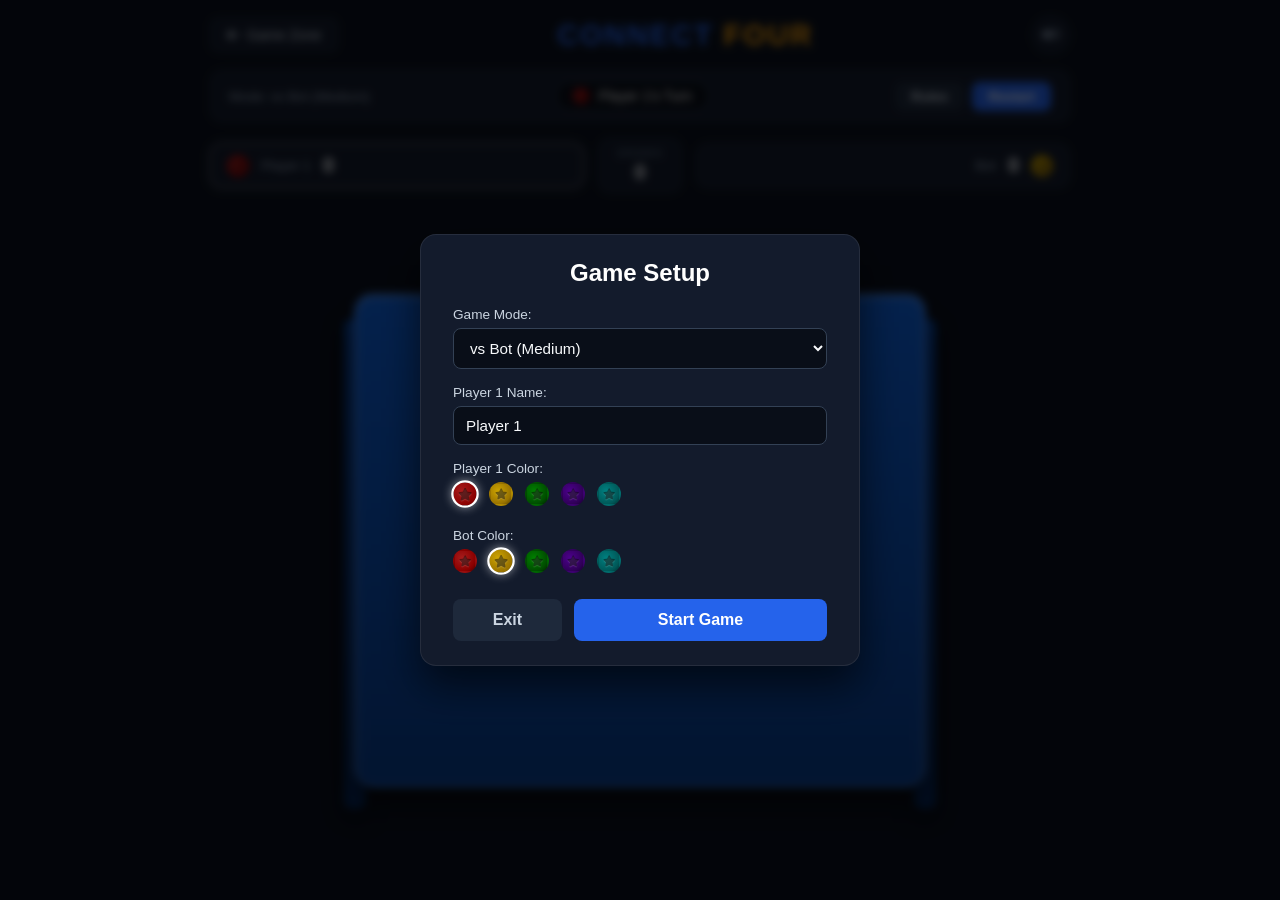
<file: games/Connect-Four/Connect-Four.html>
<!DOCTYPE html>
<html lang="en">
<head>
  <meta charset="UTF-8">
  <meta name="viewport" content="width=device-width, initial-scale=1.0">
  <title>Connect Four | Game Zone</title>
  <link rel="stylesheet" href="Connect-Four.css">
  <link rel="stylesheet" href="https://cdnjs.cloudflare.com/ajax/libs/font-awesome/6.4.0/css/all.min.css">
</head>
<body>
  <!-- Confetti Container -->
  <div id="confetti-container"></div>

  <div class="game-container">
    <header class="game-header">
      <a href="../../index.html" class="nav-btn">
        <i class="fa-solid fa-arrow-left"></i> Game Zone
      </a>
      <div class="title-wrap">
        <h1>CONNECT <span class="highlight">FOUR</span></h1>
      </div>
      <div class="action-icons">
        <button id="sound-btn" class="icon-btn" title="Toggle Sound">
          <i class="fa-solid fa-volume-high"></i>
        </button>
      </div>
    </header>

    <!-- Control Bar -->
    <section class="control-bar">
      <div id="current-mode-display" class="mode-display">Mode: vs Bot (Medium)</div>
      
      <div id="turn-indicator" class="turn-pill">
        <span id="turn-disc" class="disc-indicator red"></span>
        <span id="turn-text">Player 1's Turn</span>
      </div>

      <div class="game-actions">
        <button id="rules-btn" class="btn btn-secondary">Rules</button>
        <button id="restart-btn" class="btn btn-primary">Restart</button>
      </div>
    </section>

    <!-- Scoreboard -->
    <section class="scoreboard">
      <div id="card-p1" class="score-card player1 active">
        <div id="score-disc-p1" class="score-disc red"></div>
        <span id="display-p1-name" class="player-name">Player 1</span>
        <span id="score-p1" class="score-num">0</span>
      </div>
      <div class="score-card draws">
        <span class="draw-label">DRAWS</span>
        <span id="score-draws" class="score-num">0</span>
      </div>
      <div id="card-p2" class="score-card player2">
        <span id="display-p2-name" class="player-name">Bot</span>
        <span id="score-p2" class="score-num">0</span>
        <div id="score-disc-p2" class="score-disc yellow"></div>
      </div>
    </section>

    <!-- Board Area -->
    <main class="board-wrapper">
      <div id="drop-preview-bar" class="drop-preview-bar"></div>
      <div class="board-frame">
        <div class="board-leg left"></div>
        <div class="board-leg right"></div>
        <div id="board" class="board-grid"></div>
        <div class="board-feet"></div>
      </div>
    </main>

    <!-- Setup Modal (Shows on load / fresh restart) -->
    <div id="setup-modal" class="modal-overlay">
      <div class="modal-box setup-box">
        <h2>Game Setup</h2>
        <div class="setup-form">
          <div class="input-group">
            <label for="mode-select">Game Mode:</label>
            <select id="mode-select">
              <option value="pve-easy">vs Bot (Easy)</option>
              <option value="pve-medium" selected>vs Bot (Medium)</option>
              <option value="pve-hard">vs Bot (Hard)</option>
              <option value="pvp">2 Players (Local)</option>
            </select>
          </div>
          
          <div class="input-group">
            <label for="p1-name-input">Player 1 Name:</label>
            <input type="text" id="p1-name-input" value="Player 1" maxlength="12">
          </div>
          <div class="input-group" id="p2-name-group" style="display: none;">
            <label for="p2-name-input">Player 2 Name:</label>
            <input type="text" id="p2-name-input" value="Player 2" maxlength="12">
          </div>

          <div class="input-group">
            <label>Player 1 Color:</label>
            <div class="color-picker">
              <label class="color-option" title="Red"><input type="radio" name="p1-color" value="red" checked><span class="color-swatch red"></span></label>
              <label class="color-option" title="Yellow"><input type="radio" name="p1-color" value="yellow"><span class="color-swatch yellow"></span></label>
              <label class="color-option" title="Green"><input type="radio" name="p1-color" value="green"><span class="color-swatch green"></span></label>
              <label class="color-option" title="Purple"><input type="radio" name="p1-color" value="purple"><span class="color-swatch purple"></span></label>
              <label class="color-option" title="Cyan"><input type="radio" name="p1-color" value="cyan"><span class="color-swatch cyan"></span></label>
            </div>
          </div>

          <div class="input-group">
            <label id="p2-color-label">Bot Color:</label>
            <div class="color-picker">
              <label class="color-option" title="Red"><input type="radio" name="p2-color" value="red"><span class="color-swatch red"></span></label>
              <label class="color-option" title="Yellow"><input type="radio" name="p2-color" value="yellow" checked><span class="color-swatch yellow"></span></label>
              <label class="color-option" title="Green"><input type="radio" name="p2-color" value="green"><span class="color-swatch green"></span></label>
              <label class="color-option" title="Purple"><input type="radio" name="p2-color" value="purple"><span class="color-swatch purple"></span></label>
              <label class="color-option" title="Cyan"><input type="radio" name="p2-color" value="cyan"><span class="color-swatch cyan"></span></label>
            </div>
          </div>
        </div>
        <div style="display: flex; gap: 12px; margin-top: 20px;">
          <a href="../../index.html" class="btn btn-secondary start-btn" style="text-decoration: none; display: flex; align-items: center; justify-content: center; width: 30%;">Exit</a>
          <button id="start-game-btn" class="btn btn-primary start-btn" style="width: 70%;">Start Game</button>
        </div>
      </div>
    </div>

    <!-- Rules Modal -->
    <div id="rules-modal" class="modal-overlay hidden">
      <div class="modal-box setup-box">
        <h2>Game Rules</h2>
        <div style="text-align: left; color: #94a3b8; font-size: 0.9rem; line-height: 1.5; margin: 15px 0; display: flex; flex-direction: column; gap: 8px;">
          <p>1. <strong>Objective:</strong> Be the first player to connect 4 of your colored coins in a line (horizontally, vertically, or diagonally).</p>
          <p>2. <strong>Turns:</strong> Players take turns dropping one coin into any of the 7 unfull columns.</p>
          <p>3. <strong>Gravity:</strong> Coins fall downward, occupying the lowest available space within the chosen column.</p>
          <p>4. <strong>Draw:</strong> If the 7x6 board fills completely without any player getting 4 in a row, the game ends in a draw.</p>
        </div>
        <button id="close-rules-btn" class="btn btn-primary start-btn">Got It</button>
      </div>
    </div>

    <!-- Winner / Draw Modal -->
    <div id="status-modal" class="modal-overlay hidden">
      <div class="modal-box">
        <h2 id="modal-title">Player 1 Wins!</h2>
        <p id="modal-desc">Well played! Connect four achieved.</p>
        <div class="modal-actions" style="display: flex; gap: 12px; justify-content: center;">
          <button id="modal-play-again" class="btn btn-primary">Play Again</button>
          <a href="../../index.html" id="modal-exit" class="btn btn-secondary" style="text-decoration: none; display: inline-flex; align-items: center;">Exit Game</a>
        </div>
      </div>
    </div>
  </div>

  <script src="Connect-Four.js"></script>
</body>
</html>
</file>
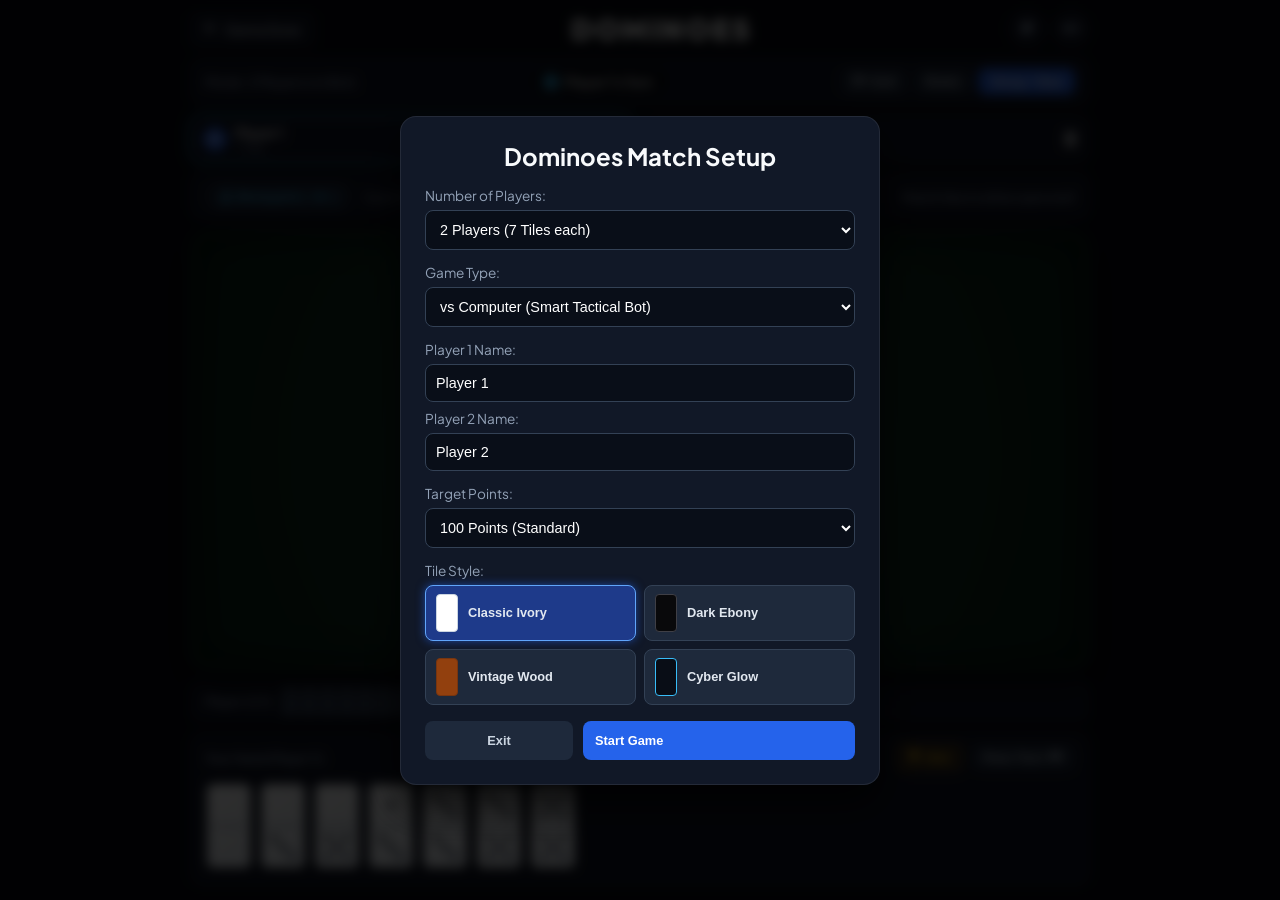
<file: games/Dominoes/Dominoes.html>
<!DOCTYPE html>
<html lang="en">
<head>
  <meta charset="UTF-8" />
  <meta name="viewport" content="width=device-width, initial-scale=1.0, maximum-scale=1.0, user-scalable=no" />
  <title>Dominoes | Game Zone</title>
  <link rel="stylesheet" href="Dominoes.css" />
  <link rel="stylesheet" href="https://cdnjs.cloudflare.com/ajax/libs/font-awesome/6.5.1/css/all.min.css" />
  <link rel="preconnect" href="https://fonts.googleapis.com">
  <link rel="preconnect" href="https://fonts.gstatic.com">
  <link href="https://fonts.googleapis.com/css2?family=Outfit:wght@500;600;700;800;900&family=Plus+Jakarta+Sans:wght@500;600;700&display=swap" rel="stylesheet">
</head>
<body data-tile-theme="classic-ivory">
  <div id="confetti-container"></div>

  <div class="game-container">
    <!-- Header -->
    <header class="game-header">
      <a href="../../index.html" class="nav-btn" id="back-nav-btn">
        <i class="fa-solid fa-arrow-left"></i> Game Zone
      </a>
      <div class="title-wrap">
        <h1>DOMINOES</h1>
      </div>
      <div class="action-icons">
        <button id="theme-btn" class="icon-btn" title="Tile Theme Customizer">
          <i class="fa-solid fa-palette"></i>
        </button>
        <button id="sound-btn" class="icon-btn" title="Toggle Sound">
          <i class="fa-solid fa-volume-high"></i>
        </button>
      </div>
    </header>

    <!-- Top Action Bar -->
    <section class="control-bar">
      <div id="mode-display" class="mode-display">Mode: 2 Players (vs Bot)</div>
      
      <div id="turn-indicator" class="turn-pill">
        <span id="turn-dot" class="turn-dot p1-turn"></span>
        <span id="turn-text">Player 1's Turn</span>
      </div>

      <div class="game-actions">
        <button id="exit-btn" class="btn btn-secondary" title="Exit Match">
          <i class="fa-solid fa-right-from-bracket"></i> Exit
        </button>
        <button id="rules-btn" class="btn btn-secondary">Rules</button>
        <button id="restart-btn" class="btn btn-primary">Setup / New</button>
      </div>
    </section>

    <!-- Status Panel (2 or 4 Players) -->
    <section class="status-panel" id="status-panel">
      <!-- Player 1 -->
      <div id="card-p1" class="player-card active">
        <div class="player-meta">
          <div class="player-identity">
            <span class="avatar-badge p1-badge">P1</span>
            <div>
              <div id="p1-name" class="player-name">Player 1</div>
              <div class="player-sub" id="p1-tiles-count">7 Tiles</div>
            </div>
          </div>
          <div id="p1-score" class="player-score">0</div>
        </div>
      </div>

      <!-- Player 2 -->
      <div id="card-p2" class="player-card">
        <div class="player-meta">
          <div class="player-identity">
            <span class="avatar-badge p2-badge">P2</span>
            <div>
              <div id="p2-name" class="player-name">Bot 1</div>
              <div class="player-sub" id="p2-tiles-count">7 Tiles</div>
            </div>
          </div>
          <div id="p2-score" class="player-score">0</div>
        </div>
      </div>

      <!-- Player 3 -->
      <div id="card-p3" class="player-card hidden-player">
        <div class="player-meta">
          <div class="player-identity">
            <span class="avatar-badge p3-badge">P3</span>
            <div>
              <div id="p3-name" class="player-name">Bot 2</div>
              <div class="player-sub" id="p3-tiles-count">5 Tiles</div>
            </div>
          </div>
          <div id="p3-score" class="player-score">0</div>
        </div>
      </div>

      <!-- Player 4 -->
      <div id="card-p4" class="player-card hidden-player">
        <div class="player-meta">
          <div class="player-identity">
            <span class="avatar-badge p4-badge">P4</span>
            <div>
              <div id="p4-name" class="player-name">Bot 3</div>
              <div class="player-sub" id="p4-tiles-count">5 Tiles</div>
            </div>
          </div>
          <div id="p4-score" class="player-score">0</div>
        </div>
      </div>
    </section>

    <!-- Center Stock & Match Notice -->
    <div class="boneyard-status-strip">
      <div class="boneyard-actions">
        <button id="draw-boneyard-btn" class="boneyard-btn" title="Draw tile from stock">
          <i class="fa-solid fa-cubes-stacked"></i> Boneyard (<span id="boneyard-count">14</span>)
        </button>
        <span class="open-ends-tag">Open Ends: <strong id="open-ends-label">None</strong></span>
      </div>
      <div id="status-msg" class="sub-status-msg">Match tiles to either open end!</div>
    </div>

    <!-- Table Canvas Board -->
    <main class="table-area" id="table-area">
      <div class="table-felt-surface" id="table-felt-surface">
        <div class="chain-board-canvas" id="chain-board"></div>
      </div>
    </main>

    <!-- Opponent Hand Bar -->
    <section class="opponent-hand-bar" id="opponent-hand-bar"></section>

    <!-- Player Hand Bar -->
    <section class="player-hand-container">
      <div class="hand-header">
        <span class="hand-label" id="current-player-hand-label">Your Hand:</span>
        <div class="hand-btn-group">
          <button id="hint-btn" class="btn btn-hint" title="Show Playable Tile Hint">
            <i class="fa-solid fa-lightbulb"></i> Hint
          </button>
          <button id="pass-turn-btn" class="btn btn-secondary hidden">Pass Turn <i class="fa-solid fa-forward"></i></button>
        </div>
      </div>
      <div class="player-hand-tray" id="player-hand-tray"></div>
    </section>

    <!-- Choice Modal (Left vs Right End) -->
    <div id="choice-modal" class="modal-overlay hidden">
      <div class="modal-box choice-box">
        <h3>Connect Tile</h3>
        <p id="choice-desc">This tile connects to both ends of the chain.</p>
        <div class="choice-btn-row">
          <button id="choose-left-btn" class="btn btn-primary">◀ Connect to Left</button>
          <button id="choose-right-btn" class="btn btn-primary">Connect to Right ▶</button>
        </div>
        <button id="cancel-choice-btn" class="btn btn-secondary" style="margin-top: 12px; width: 100%;">Cancel</button>
      </div>
    </div>

    <!-- Setup Modal -->
    <div id="setup-modal" class="modal-overlay">
      <div class="modal-box setup-box">
        <h2>Dominoes Match Setup</h2>
        <div class="setup-form">
          <div class="input-group">
            <label for="player-count-select">Number of Players:</label>
            <select id="player-count-select">
              <option value="2" selected>2 Players (7 Tiles each)</option>
              <option value="4">4 Players (5 Tiles each, 4-Way)</option>
            </select>
          </div>

          <div class="input-group">
            <label for="mode-select">Game Type:</label>
            <select id="mode-select">
              <option value="pve" selected>vs Computer (Smart Tactical Bot)</option>
              <option value="pvp">Local Pass &amp; Play</option>
            </select>
          </div>

          <div class="input-group" id="name-fields-container">
            <label for="p1-name-input">Player 1 Name:</label>
            <input type="text" id="p1-name-input" value="Player 1" maxlength="14" />

            <div id="p2-name-wrap" style="margin-top: 8px;">
              <label for="p2-name-input">Player 2 Name:</label>
              <input type="text" id="p2-name-input" value="Player 2" maxlength="14" />
            </div>

            <div id="p3-name-wrap" style="margin-top: 8px; display: none;">
              <label for="p3-name-input">Player 3 Name:</label>
              <input type="text" id="p3-name-input" value="Player 3" maxlength="14" />
            </div>

            <div id="p4-name-wrap" style="margin-top: 8px; display: none;">
              <label for="p4-name-input">Player 4 Name:</label>
              <input type="text" id="p4-name-input" value="Player 4" maxlength="14" />
            </div>
          </div>

          <div class="input-group">
            <label for="target-score-select">Target Points:</label>
            <select id="target-score-select">
              <option value="50">50 Points (Quick Round)</option>
              <option value="100" selected>100 Points (Standard)</option>
              <option value="150">150 Points (Tournament)</option>
            </select>
          </div>

          <div class="input-group">
            <label>Tile Style:</label>
            <div class="visual-theme-grid">
              <button type="button" class="theme-card-btn active" data-theme="classic-ivory">
                <span class="preview-tile ivory-tile"></span>
                <span class="preview-label">Classic Ivory</span>
              </button>
              <button type="button" class="theme-card-btn" data-theme="dark-ebony">
                <span class="preview-tile ebony-tile"></span>
                <span class="preview-label">Dark Ebony</span>
              </button>
              <button type="button" class="theme-card-btn" data-theme="vintage-wood">
                <span class="preview-tile wood-tile"></span>
                <span class="preview-label">Vintage Wood</span>
              </button>
              <button type="button" class="theme-card-btn" data-theme="cyber-glow">
                <span class="preview-tile cyber-tile"></span>
                <span class="preview-label">Cyber Glow</span>
              </button>
            </div>
          </div>
        </div>

        <div class="modal-btn-row">
          <button id="modal-exit-btn" class="btn btn-secondary modal-btn-exit">Exit</button>
          <button id="start-game-btn" class="btn btn-primary modal-btn-start">Start Game</button>
        </div>
      </div>
    </div>

    <!-- Appearance Customizer Modal -->
    <div id="theme-modal" class="modal-overlay hidden">
      <div class="modal-box theme-box">
        <h2>Appearance Customizer</h2>
        <div class="visual-theme-grid" style="margin-top: 14px;">
          <button class="theme-card-btn active" data-theme="classic-ivory">
            <span class="preview-tile ivory-tile"></span>
            <span class="preview-label">Classic Ivory</span>
          </button>
          <button class="theme-card-btn" data-theme="dark-ebony">
            <span class="preview-tile ebony-tile"></span>
            <span class="preview-label">Dark Ebony</span>
          </button>
          <button class="theme-card-btn" data-theme="vintage-wood">
            <span class="preview-tile wood-tile"></span>
            <span class="preview-label">Vintage Wood</span>
          </button>
          <button class="theme-card-btn" data-theme="cyber-glow">
            <span class="preview-tile cyber-tile"></span>
            <span class="preview-label">Cyber Glow</span>
          </button>
        </div>
        <button id="close-theme-btn" class="btn btn-primary modal-btn-start" style="margin-top: 18px; width: 100%;">Apply</button>
      </div>
    </div>

    <!-- Exit Confirmation Modal -->
    <div id="exit-modal" class="modal-overlay hidden">
      <div class="modal-box">
        <h2>Exit Dominoes?</h2>
        <p style="color: var(--text-muted); font-size: 0.9rem; margin: 12px 0 18px;">
          Return to Game Zone? <strong>Current game progress will be lost.</strong>
        </p>
        <div class="modal-btn-row">
          <button id="cancel-exit-btn" class="btn btn-secondary">Stay</button>
          <button id="confirm-exit-btn" class="btn btn-danger">Confirm &amp; Exit</button>
        </div>
      </div>
    </div>

    <!-- Rules Modal -->
    <div id="rules-modal" class="modal-overlay hidden">
      <div class="modal-box rules-box">
        <h2>Official Dominoes Rules</h2>
        <div class="rules-content">
          <p>1. <strong>Tile Set:</strong> Standard 28 Double-Six set (0-0 to 6-6). 2 players receive 7 tiles; 4 players receive 5 tiles.</p>
          <p>2. <strong>First Turn:</strong> The player holding the highest double tile (e.g. 6-6, 5-5) leads the game. If nobody holds a double, the heaviest pip tile opens.</p>
          <p>3. <strong>Snaking Chain &amp; Order:</strong> Connected touching sides must match identically (e.g., 4-1 with 1-4, 4-5 with 5-6). The chain snakes cleanly across the board.</p>
          <p>4. <strong>Stock &amp; Passing:</strong> If you have no valid move, draw from the Boneyard. If empty, click Pass Turn.</p>
          <p>5. <strong>Blocked Match:</strong> If all players pass consecutively and no one can play, the player with the lowest remaining pip count wins the round!</p>
          <p>6. <strong>Scoring:</strong> The round winner receives the total pip count of all opponents' remaining tiles.</p>
        </div>
        <button id="close-rules-btn" class="btn btn-primary">Got It</button>
      </div>
    </div>

    <!-- Victory Celebration Modal -->
    <div id="game-over-modal" class="modal-overlay hidden">
      <div class="modal-box victory-box">
        <div class="trophy-bounce">🏆</div>
        <h2 id="winner-title" class="victory-title">DOMINO! VICTORY!</h2>
        <p id="winner-desc" class="victory-desc">Winner reached the target score!</p>
        <div class="modal-btn-row">
          <button id="play-again-btn" class="btn btn-primary">Play Again</button>
          <button id="gameover-exit-btn" class="btn btn-secondary modal-btn-exit">Exit</button>
        </div>
      </div>
    </div>
  </div>

  <script src="Dominoes.js"></script>
</body>
</html>
</file>
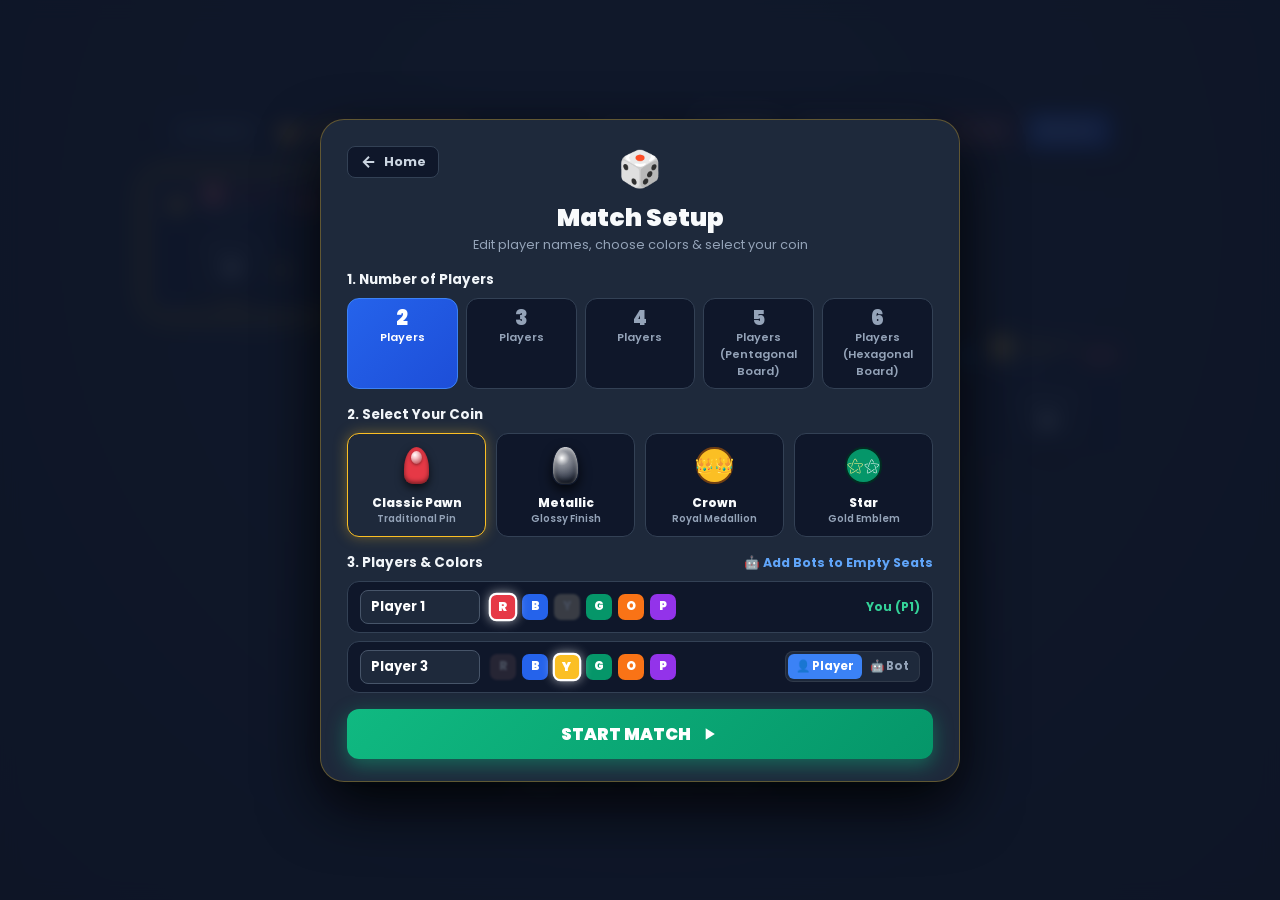
<file: games/Ludo/Ludo.html>
<!DOCTYPE html>
<html lang="en">
<head>
  <meta charset="UTF-8" />
  <meta name="viewport" content="width=device-width, initial-scale=1.0, maximum-scale=1.0, user-scalable=no, viewport-fit=cover" />
  <meta name="theme-color" content="#090d16" />
  <title>Game Zone - Ludo Master</title>
  <link rel="stylesheet" href="Ludo.css" />
  <link rel="preconnect" href="https://fonts.googleapis.com">
  <link rel="preconnect" href="https://fonts.gstatic.com" crossorigin>
  <link href="https://fonts.googleapis.com/css2?family=Poppins:wght@500;600;700;800;900&display=swap" rel="stylesheet" />
</head>
<body>
  <div class="gamezone-app-shell">
    
    <!-- TOP NAVIGATION HEADER -->
    <header class="gamezone-header">
      <div class="header-left">
        <a href="../../index.html" class="portal-back-btn" title="Back to Game Zone Home">
          <svg width="18" height="18" viewBox="0 0 24 24" fill="none" stroke="currentColor" stroke-width="2.5"><path d="M19 12H5M12 19l-7-7 7-7"/></svg>
          <span>Home</span>
        </a>
        <div class="game-brand">
          <span class="brand-crown">👑</span>
          <span class="brand-text">LUDO MASTER</span>
        </div>
      </div>

      <div class="header-controls">
        <div class="active-badge" id="hud-mode-badge">2 Players</div>
        <div class="active-badge bot-badge" id="hud-diff-badge" style="display: none;">Hard Bot</div>
        <button id="btn-mobile-help" class="btn btn-secondary" onclick="LudoModule.openMobileGuide()" title="How to play on Phone">📱 Mobile</button>
        <button id="btn-open-lobby" class="btn btn-secondary" onclick="LudoModule.openLobby()">⚙ Match Setup</button>
        <button id="btn-quit" class="btn btn-quit" onclick="LudoModule.confirmQuit()">🚪 Quit</button>
        <button id="btn-reset" class="btn btn-primary" onclick="LudoModule.confirmRestart()">Restart</button>
      </div>
    </header>

    <!-- MAIN ARENA STAGE -->
    <main class="arena-stage" id="arena-stage">
      
      <!-- Slot 0 -->
      <div class="corner-profile slot-card-0" id="profile-slot-0">
        <div class="profile-header-row">
          <div class="avatar-card">
            <div class="avatar-icon" id="avatar-slot-0">🧑</div>
            <div class="player-meta">
              <div class="player-name-wrap">
                <span class="player-color-box" id="box-badge-slot-0">R</span>
                <span class="player-name" id="name-slot-0">Player 1</span>
              </div>
              <span class="player-score" id="score-slot-0">0/4 Home</span>
            </div>
          </div>
          <button class="seat-exit-btn" id="exit-btn-0" title="Exit match" onclick="LudoModule.confirmPlayerExit(0)">Exit</button>
        </div>
        
        <div class="corner-dice-dock" id="dice-dock-0" onclick="LudoModule.triggerSlotDice(0)">
          <div class="dice-scene">
            <div class="cube-dice show-1" id="dice-cube-0">
              <div class="cube-face face-front"><span class="pip pip-c"></span></div>
              <div class="cube-face face-back"><span class="pip pip-tl"></span><span class="pip pip-tr"></span><span class="pip pip-ml"></span><span class="pip pip-mr"></span><span class="pip pip-bl"></span><span class="pip pip-br"></span></div>
              <div class="cube-face face-right"><span class="pip pip-tl"></span><span class="pip pip-c"></span><span class="pip pip-br"></span></div>
              <div class="cube-face face-left"><span class="pip pip-tl"></span><span class="pip pip-tr"></span><span class="pip pip-bl"></span><span class="pip pip-br"></span></div>
              <div class="cube-face face-top">
                <span class="pip pip-tl"></span><span class="pip pip-tr"></span>
                <span class="pip pip-c"></span>
                <span class="pip pip-bl"></span><span class="pip pip-br"></span>
              </div>
              <div class="cube-face face-bottom"><span class="pip pip-tl"></span><span class="pip pip-br"></span></div>
            </div>
            <div class="dice-shadow" id="dice-shadow-0"></div>
          </div>
          <div class="turn-pointer">▶</div>
        </div>
      </div>

      <!-- Slot 1 -->
      <div class="corner-profile slot-card-1" id="profile-slot-1">
        <div class="profile-header-row">
          <div class="avatar-card">
            <div class="avatar-icon" id="avatar-slot-1">👤</div>
            <div class="player-meta">
              <div class="player-name-wrap">
                <span class="player-color-box" id="box-badge-slot-1">B</span>
                <span class="player-name" id="name-slot-1">Player 2</span>
              </div>
              <span class="player-score" id="score-slot-1">0/4 Home</span>
            </div>
          </div>
          <button class="seat-exit-btn" id="exit-btn-1" title="Exit match" onclick="LudoModule.confirmPlayerExit(1)">Exit</button>
        </div>

        <div class="corner-dice-dock" id="dice-dock-1" onclick="LudoModule.triggerSlotDice(1)">
          <div class="turn-pointer">◀</div>
          <div class="dice-scene">
            <div class="cube-dice show-1" id="dice-cube-1">
              <div class="cube-face face-front"><span class="pip pip-c"></span></div>
              <div class="cube-face face-back"><span class="pip pip-tl"></span><span class="pip pip-tr"></span><span class="pip pip-ml"></span><span class="pip pip-mr"></span><span class="pip pip-bl"></span><span class="pip pip-br"></span></div>
              <div class="cube-face face-right"><span class="pip pip-tl"></span><span class="pip pip-c"></span><span class="pip pip-br"></span></div>
              <div class="cube-face face-left"><span class="pip pip-tl"></span><span class="pip pip-tr"></span><span class="pip pip-bl"></span><span class="pip pip-br"></span></div>
              <div class="cube-face face-top">
                <span class="pip pip-tl"></span><span class="pip pip-tr"></span>
                <span class="pip pip-c"></span>
                <span class="pip pip-bl"></span><span class="pip pip-br"></span>
              </div>
              <div class="cube-face face-bottom"><span class="pip pip-tl"></span><span class="pip pip-br"></span></div>
            </div>
            <div class="dice-shadow" id="dice-shadow-1"></div>
          </div>
        </div>
      </div>

      <!-- Slot 5 -->
      <div class="corner-profile slot-card-5" id="profile-slot-5">
        <div class="profile-header-row">
          <div class="avatar-card">
            <div class="avatar-icon" id="avatar-slot-5">👤</div>
            <div class="player-meta">
              <div class="player-name-wrap">
                <span class="player-color-box" id="box-badge-slot-5">P</span>
                <span class="player-name" id="name-slot-5">Player 6</span>
              </div>
              <span class="player-score" id="score-slot-5">0/4 Home</span>
            </div>
          </div>
          <button class="seat-exit-btn" id="exit-btn-5" title="Exit match" onclick="LudoModule.confirmPlayerExit(5)">Exit</button>
        </div>

        <div class="corner-dice-dock" id="dice-dock-5" onclick="LudoModule.triggerSlotDice(5)">
          <div class="dice-scene">
            <div class="cube-dice show-1" id="dice-cube-5">
              <div class="cube-face face-front"><span class="pip pip-c"></span></div>
              <div class="cube-face face-back"><span class="pip pip-tl"></span><span class="pip pip-tr"></span><span class="pip pip-ml"></span><span class="pip pip-mr"></span><span class="pip pip-bl"></span><span class="pip pip-br"></span></div>
              <div class="cube-face face-right"><span class="pip pip-tl"></span><span class="pip pip-c"></span><span class="pip pip-br"></span></div>
              <div class="cube-face face-left"><span class="pip pip-tl"></span><span class="pip pip-tr"></span><span class="pip pip-bl"></span><span class="pip pip-br"></span></div>
              <div class="cube-face face-top">
                <span class="pip pip-tl"></span><span class="pip pip-tr"></span>
                <span class="pip pip-c"></span>
                <span class="pip pip-bl"></span><span class="pip pip-br"></span>
              </div>
              <div class="cube-face face-bottom"><span class="pip pip-tl"></span><span class="pip pip-br"></span></div>
            </div>
            <div class="dice-shadow" id="dice-shadow-5"></div>
          </div>
          <div class="turn-pointer">▶</div>
        </div>
      </div>

      <!-- Ludo Board Container -->
      <div class="board-container">
        <div id="ludo-board" class="ludo-board board-grid-15"></div>
      </div>

      <!-- Slot 2 -->
      <div class="corner-profile slot-card-2" id="profile-slot-2">
        <div class="profile-header-row">
          <div class="avatar-card">
            <div class="avatar-icon" id="avatar-slot-2">👤</div>
            <div class="player-meta">
              <div class="player-name-wrap">
                <span class="player-color-box" id="box-badge-slot-2">Y</span>
                <span class="player-name" id="name-slot-2">Player 3</span>
              </div>
              <span class="player-score" id="score-slot-2">0/4 Home</span>
            </div>
          </div>
          <button class="seat-exit-btn" id="exit-btn-2" title="Exit match" onclick="LudoModule.confirmPlayerExit(2)">Exit</button>
        </div>

        <div class="corner-dice-dock" id="dice-dock-2" onclick="LudoModule.triggerSlotDice(2)">
          <div class="turn-pointer">◀</div>
          <div class="dice-scene">
            <div class="cube-dice show-1" id="dice-cube-2">
              <div class="cube-face face-front"><span class="pip pip-c"></span></div>
              <div class="cube-face face-back"><span class="pip pip-tl"></span><span class="pip pip-tr"></span><span class="pip pip-ml"></span><span class="pip pip-mr"></span><span class="pip pip-bl"></span><span class="pip pip-br"></span></div>
              <div class="cube-face face-right"><span class="pip pip-tl"></span><span class="pip pip-c"></span><span class="pip pip-br"></span></div>
              <div class="cube-face face-left"><span class="pip pip-tl"></span><span class="pip pip-tr"></span><span class="pip pip-bl"></span><span class="pip pip-br"></span></div>
              <div class="cube-face face-top">
                <span class="pip pip-tl"></span><span class="pip pip-tr"></span>
                <span class="pip pip-c"></span>
                <span class="pip pip-bl"></span><span class="pip pip-br"></span>
              </div>
              <div class="cube-face face-bottom"><span class="pip pip-tl"></span><span class="pip pip-br"></span></div>
            </div>
            <div class="dice-shadow" id="dice-shadow-2"></div>
          </div>
        </div>
      </div>

      <!-- Slot 3 -->
      <div class="corner-profile slot-card-3" id="profile-slot-3">
        <div class="profile-header-row">
          <div class="avatar-card">
            <div class="avatar-icon" id="avatar-slot-3">👤</div>
            <div class="player-meta">
              <div class="player-name-wrap">
                <span class="player-color-box" id="box-badge-slot-3">G</span>
                <span class="player-name" id="name-slot-3">Player 4</span>
              </div>
              <span class="player-score" id="score-slot-3">0/4 Home</span>
            </div>
          </div>
          <button class="seat-exit-btn" id="exit-btn-3" title="Exit match" onclick="LudoModule.confirmPlayerExit(3)">Exit</button>
        </div>

        <div class="corner-dice-dock" id="dice-dock-3" onclick="LudoModule.triggerSlotDice(3)">
          <div class="dice-scene">
            <div class="cube-dice show-1" id="dice-cube-3">
              <div class="cube-face face-front"><span class="pip pip-c"></span></div>
              <div class="cube-face face-back"><span class="pip pip-tl"></span><span class="pip pip-tr"></span><span class="pip pip-ml"></span><span class="pip pip-mr"></span><span class="pip pip-bl"></span><span class="pip pip-br"></span></div>
              <div class="cube-face face-right"><span class="pip pip-tl"></span><span class="pip pip-c"></span><span class="pip pip-br"></span></div>
              <div class="cube-face face-left"><span class="pip pip-tl"></span><span class="pip pip-tr"></span><span class="pip pip-bl"></span><span class="pip pip-br"></span></div>
              <div class="cube-face face-top">
                <span class="pip pip-tl"></span><span class="pip pip-tr"></span>
                <span class="pip pip-c"></span>
                <span class="pip pip-bl"></span><span class="pip pip-br"></span>
              </div>
              <div class="cube-face face-bottom"><span class="pip pip-tl"></span><span class="pip pip-br"></span></div>
            </div>
            <div class="dice-shadow" id="dice-shadow-3"></div>
          </div>
          <div class="turn-pointer">▶</div>
        </div>
      </div>

      <!-- Slot 4 -->
      <div class="corner-profile slot-card-4" id="profile-slot-4">
        <div class="profile-header-row">
          <div class="avatar-card">
            <div class="avatar-icon" id="avatar-slot-4">👤</div>
            <div class="player-meta">
              <div class="player-name-wrap">
                <span class="player-color-box" id="box-badge-slot-4">O</span>
                <span class="player-name" id="name-slot-4">Player 5</span>
              </div>
              <span class="player-score" id="score-slot-4">0/4 Home</span>
            </div>
          </div>
          <button class="seat-exit-btn" id="exit-btn-4" title="Exit match" onclick="LudoModule.confirmPlayerExit(4)">Exit</button>
        </div>

        <div class="corner-dice-dock" id="dice-dock-4" onclick="LudoModule.triggerSlotDice(4)">
          <div class="turn-pointer">◀</div>
          <div class="dice-scene">
            <div class="cube-dice show-1" id="dice-cube-4">
              <div class="cube-face face-front"><span class="pip pip-c"></span></div>
              <div class="cube-face face-back"><span class="pip pip-tl"></span><span class="pip pip-tr"></span><span class="pip pip-ml"></span><span class="pip pip-mr"></span><span class="pip pip-bl"></span><span class="pip pip-br"></span></div>
              <div class="cube-face face-right"><span class="pip pip-tl"></span><span class="pip pip-c"></span><span class="pip pip-br"></span></div>
              <div class="cube-face face-left"><span class="pip pip-tl"></span><span class="pip pip-tr"></span><span class="pip pip-bl"></span><span class="pip pip-br"></span></div>
              <div class="cube-face face-top">
                <span class="pip pip-tl"></span><span class="pip pip-tr"></span>
                <span class="pip pip-c"></span>
                <span class="pip pip-bl"></span><span class="pip pip-br"></span>
              </div>
              <div class="cube-face face-bottom"><span class="pip pip-tl"></span><span class="pip pip-br"></span></div>
            </div>
            <div class="dice-shadow" id="dice-shadow-4"></div>
          </div>
        </div>
      </div>

    </main>

    <!-- LIVE MATCH STATUS BAR -->
    <footer class="gamezone-statusbar">
      <span id="turn-announcer">Click your corner dice to begin!</span>
    </footer>
  </div>

  <!-- MATCH SETUP LOBBY MODAL -->
  <div id="lobby-modal" class="modal-overlay">
    <div class="lobby-card">
      <div class="lobby-header">
        <button class="lobby-back-btn" onclick="LudoModule.lobbyBack()" title="Back to Home Page">
          <svg width="18" height="18" viewBox="0 0 24 24" fill="none" stroke="currentColor" stroke-width="2.5"><path d="M19 12H5M12 19l-7-7 7-7"/></svg>
          <span>Home</span>
        </button>
        <span class="lobby-icon">🎲</span>
        <h2>Match Setup</h2>
        <p>Edit player names, choose colors & select your coin</p>
      </div>

      <!-- Step 1: Number of Players (2 to 6) -->
      <div class="lobby-section">
        <label class="section-label">1. Number of Players</label>
        <div class="player-count-pills" id="player-count-pills">
          <button class="pill-btn active" data-count="2" onclick="LudoModule.setPlayerCount(2)">
            <span class="count-num">2</span>
            <span class="count-desc">Players</span>
          </button>
          <button class="pill-btn" data-count="3" onclick="LudoModule.setPlayerCount(3)">
            <span class="count-num">3</span>
            <span class="count-desc">Players</span>
          </button>
          <button class="pill-btn" data-count="4" onclick="LudoModule.setPlayerCount(4)">
            <span class="count-num">4</span>
            <span class="count-desc">Players</span>
          </button>
          <button class="pill-btn" data-count="5" onclick="LudoModule.setPlayerCount(5)">
            <span class="count-num">5</span>
            <span class="count-desc">Players (Pentagonal Board)</span>
          </button>
          <button class="pill-btn" data-count="6" onclick="LudoModule.setPlayerCount(6)">
            <span class="count-num">6</span>
            <span class="count-desc">Players (Hexagonal Board)</span>
          </button>
        </div>
      </div>

      <!-- Step 2: Select Your Coin -->
      <div class="lobby-section">
        <label class="section-label">2. Select Your Coin</label>
        <div class="coin-style-options" id="coin-style-selector">
          <div class="coin-option-card active" data-style="pawn" onclick="LudoModule.setCoinStyle('pawn')">
            <div class="coin-preview-box">
              <div class="token-demo token-style-pawn color-red"></div>
            </div>
            <div class="coin-option-text">
              <span class="coin-title">Classic Pawn</span>
              <span class="coin-sub">Traditional Pin</span>
            </div>
          </div>

          <div class="coin-option-card" data-style="metallic" onclick="LudoModule.setCoinStyle('metallic')">
            <div class="coin-preview-box">
              <div class="token-demo token-style-metallic color-blue"></div>
            </div>
            <div class="coin-option-text">
              <span class="coin-title">Metallic</span>
              <span class="coin-sub">Glossy Finish</span>
            </div>
          </div>

          <div class="coin-option-card" data-style="crown" onclick="LudoModule.setCoinStyle('crown')">
            <div class="coin-preview-box">
              <div class="token-demo token-style-crown color-yellow">👑</div>
            </div>
            <div class="coin-option-text">
              <span class="coin-title">Crown</span>
              <span class="coin-sub">Royal Medallion</span>
            </div>
          </div>

          <div class="coin-option-card" data-style="star" onclick="LudoModule.setCoinStyle('star')">
            <div class="coin-preview-box">
              <div class="token-demo token-style-star color-green">⚝</div>
            </div>
            <div class="coin-option-text">
              <span class="coin-title">Star</span>
              <span class="coin-sub">Gold Emblem</span>
            </div>
          </div>
        </div>
      </div>

      <!-- Step 3: Individual Seat Setup -->
      <div class="lobby-section">
        <div class="section-header-flex">
          <label class="section-label">3. Players & Colors</label>
          <button class="text-link-btn" id="btn-quick-toggle" onclick="LudoModule.toggleAllBotsMode()">👥 Remove All Bots (All Friends)</button>
        </div>
        <div class="seats-config-list" id="seats-config-container"></div>
      </div>

      <!-- Step 4: Bot Difficulty Level -->
      <div class="lobby-section" id="bot-difficulty-section" style="display: none;">
        <label class="section-label">4. Bot Toughness</label>
        <div class="difficulty-pills" id="difficulty-pills">
          <button class="diff-btn diff-easy" data-level="easy" onclick="LudoModule.setBotLevel('easy')">
            <span class="diff-dot"></span>
            <span class="diff-name">Easy</span>
          </button>
          <button class="diff-btn diff-medium" data-level="medium" onclick="LudoModule.setBotLevel('medium')">
            <span class="diff-dot"></span>
            <span class="diff-name">Medium</span>
          </button>
          <button class="diff-btn diff-hard active" data-level="hard" onclick="LudoModule.setBotLevel('hard')">
            <span class="diff-dot"></span>
            <span class="diff-name">Hard</span>
          </button>
          <button class="diff-btn diff-difficult" data-level="difficult" onclick="LudoModule.setBotLevel('difficult')">
            <span class="diff-dot"></span>
            <span class="diff-name">Difficult</span>
          </button>
        </div>
      </div>

      <div class="lobby-footer">
        <button class="btn btn-start-match" onclick="LudoModule.startConfiguredMatch()">
          <span>START MATCH</span>
          <svg width="20" height="20" viewBox="0 0 24 24" fill="currentColor"><path d="M8 5v14l11-7z"/></svg>
        </button>
      </div>
    </div>
  </div>

  <!-- VICTORY / LEADERBOARD MODAL -->
  <div id="winner-modal" class="modal-overlay hidden">
    <div class="modal-card">
      <div class="trophy-emoji">🏆</div>
      <h2 id="winner-title">Match Completed!</h2>
      <p id="winner-desc">Final Standings & Rankings</p>
      <div id="rankings-list" style="margin-bottom: 16px; display: flex; flex-direction: column; gap: 6px; text-align: left;"></div>
      <div class="modal-actions">
        <button class="btn btn-secondary" onclick="LudoModule.lobbyBack()">🚪 Exit</button>
        <button class="btn btn-primary" onclick="LudoModule.changeSetupFromWinner()">Change Setup</button>
        <button class="btn btn-primary" onclick="LudoModule.restartCurrentMatch()">Play Again</button>
      </div>
    </div>
  </div>

  <!-- EXIT CONFIRMATION MODAL -->
  <div id="exit-modal" class="modal-overlay hidden">
    <div class="modal-card mini-card">
      <div class="exit-warn-icon">⚠</div>
      <h3 id="exit-modal-title">Exit Match</h3>
      <p id="exit-modal-desc">Confirm exit?</p>
      <div class="modal-actions">
        <button class="btn btn-secondary" onclick="LudoModule.cancelExit()">Cancel</button>
        <button class="btn btn-danger" onclick="LudoModule.executeExit()">Confirm</button>
      </div>
    </div>
  </div>

  <!-- RESTART CONFIRMATION MODAL -->
  <div id="restart-modal" class="modal-overlay hidden">
    <div class="modal-card mini-card">
      <div class="exit-warn-icon">🔄</div>
      <h3>Restart Match</h3>
      <p>Confirm restart?</p>
      <div class="modal-actions">
        <button class="btn btn-secondary" onclick="LudoModule.cancelRestart()">Cancel</button>
        <button class="btn btn-primary" onclick="LudoModule.executeRestart()">Confirm</button>
      </div>
    </div>
  </div>

  <!-- QUIT MATCH CONFIRMATION MODAL -->
  <div id="quit-modal" class="modal-overlay hidden">
    <div class="modal-card mini-card">
      <div class="exit-warn-icon">🚪</div>
      <h3>Quit Match?</h3>
      <p>Are you sure you want to quit? You will return to match setup.</p>
      <div class="modal-actions">
        <button class="btn btn-secondary" onclick="LudoModule.cancelQuit()">Cancel</button>
        <button class="btn btn-danger" onclick="LudoModule.executeQuit()">Confirm Quit</button>
      </div>
    </div>
  </div>

  <!-- MOBILE PLAY GUIDE MODAL -->
  <div id="mobile-guide-modal" class="modal-overlay hidden">
    <div class="modal-card">
      <div class="mobile-guide-icon">📱</div>
      <h2>Playing on Mobile Phone</h2>
      <div class="mobile-guide-content">
        <p><strong>Yes, this game is 100% playable on any smartphone!</strong></p>
        <ol>
          <li><strong>Same Wi-Fi network:</strong> Open <code>http://&lt;your-ip&gt;:5500/games/Ludo/Ludo.html</code> on your phone.</li>
          <li><strong>Online hosting:</strong> Host on <strong>GitHub Pages</strong>, <strong>Netlify</strong>, or <strong>Vercel</strong>.</li>
          <li><strong>App Mode:</strong> Tap <em>Share</em> &rarr; <strong>"Add to Home Screen"</strong> to play full screen!</li>
        </ol>
      </div>
      <button class="btn btn-primary" onclick="LudoModule.closeMobileGuide()">Got it!</button>
    </div>
  </div>

  <script src="Ludo.js"></script>
</body>
</html>
</file>
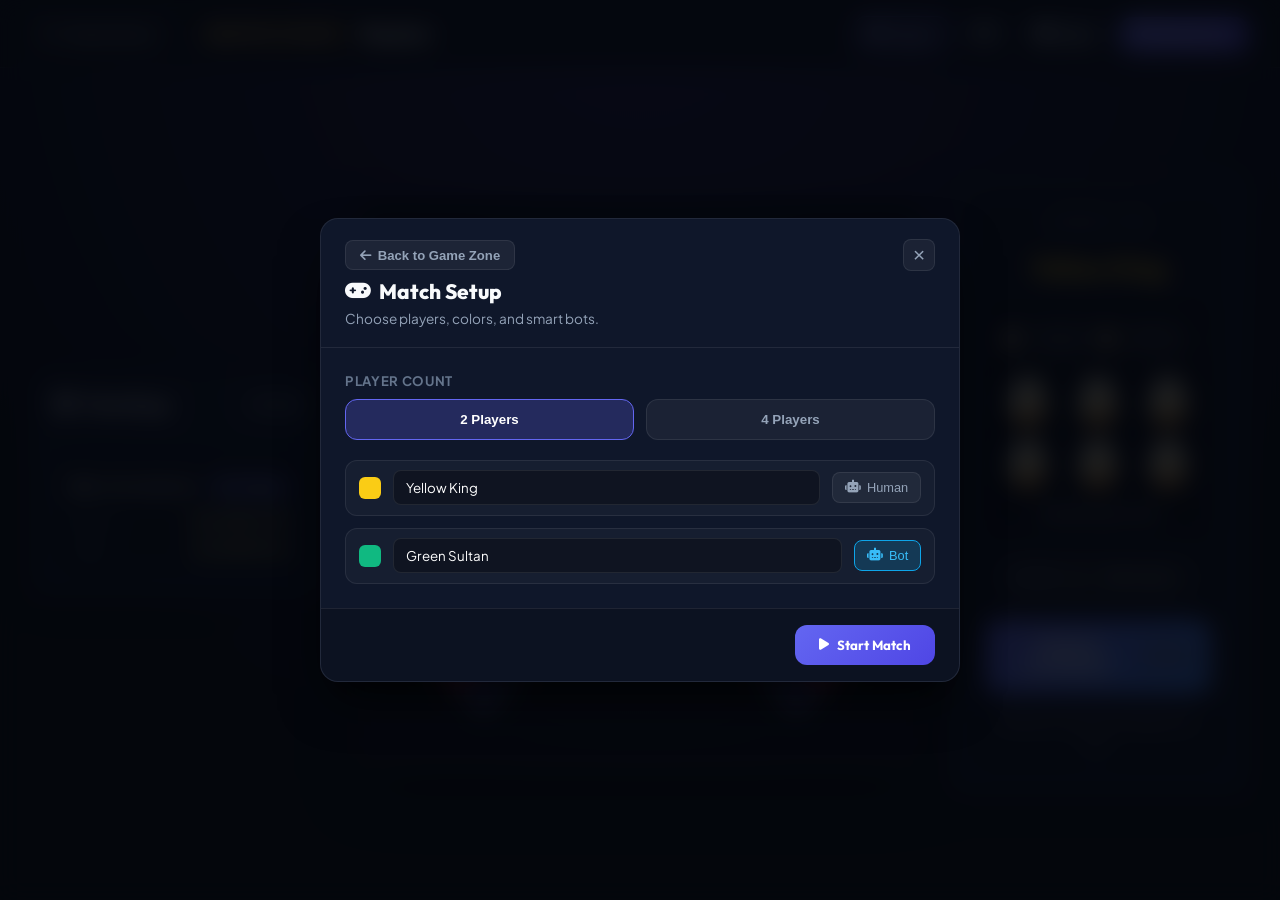
<file: games/Pachisi/Pachisi.html>
<!DOCTYPE html>
<html lang="en">
<head>
  <meta charset="UTF-8" />
  <meta name="viewport" content="width=device-width, initial-scale=1.0, maximum-scale=1.0, user-scalable=no, viewport-fit=cover" />
  <title>Pachisi | Game Zone</title>
  
  <!-- Fonts -->
  <link rel="preconnect" href="https://fonts.googleapis.com">
  <link rel="preconnect" href="https://fonts.gstatic.com" crossorigin>
  <link href="https://fonts.googleapis.com/css2?family=Outfit:wght@400;500;600;700;800;900&family=Plus+Jakarta+Sans:wght@400;500;600;700&display=swap" rel="stylesheet">
  
  <!-- Icons -->
  <link rel="stylesheet" href="https://cdnjs.cloudflare.com/ajax/libs/font-awesome/6.5.1/css/all.min.css" />
  
  <!-- Stylesheet -->
  <link rel="stylesheet" href="Pachisi.css" />
</head>
<body>

  <!-- TOP HEADER -->
  <header class="game-header">
    <div class="header-left">
      <a href="../../index.html" class="back-link">
        <i class="fa-solid fa-arrow-left"></i>
        <span class="back-label">Game Zone</span>
      </a>
      <div class="header-divider"></div>
      <div class="game-brand">
        <span class="brand-badge"><i class="fa-solid fa-crown"></i> Royal Classic</span>
        <h1 class="brand-title">Pachisi</h1>
      </div>
    </div>

    <!-- ACTIONS -->
    <div class="header-actions">
      <button id="quick-theme-btn" class="header-btn theme-btn" title="Board &amp; Goti Styles">
        <i class="fa-solid fa-palette"></i>
        <span class="btn-text">Styles</span>
      </button>
      <button id="sound-toggle-btn" class="header-btn icon-only" title="Toggle Sound">
        <i class="fa-solid fa-volume-high"></i>
      </button>
      <button id="rules-btn" class="header-btn" title="Game Rules">
        <i class="fa-solid fa-circle-question"></i>
        <span class="btn-text">Rules</span>
      </button>
      <button id="new-game-btn" class="header-btn primary-btn">
        <i class="fa-solid fa-rotate-right"></i>
        <span class="btn-text">New Match</span>
      </button>
    </div>
  </header>

  <!-- MAIN ARENA -->
  <main class="arena-layout">
    <!-- LEFT PANEL: PLAYERS & ACTIVE DESIGN -->
    <aside class="panel players-panel">
      <div class="panel-header">
        <h2><i class="fa-solid fa-users"></i> Standings</h2>
        <span id="player-count-badge" class="count-pill">2 Players</span>
      </div>

      <div id="players-list" class="players-list">
        <!-- Rendered by JS -->
      </div>

      <!-- ACTIVE DESIGN CARD WITH LIVE CUSTOMIZE BUTTON -->
      <div class="theme-info-box">
        <div class="theme-info-head">
          <span><i class="fa-solid fa-brush"></i> Active Design</span>
          <button id="open-styles-card-btn" class="open-styles-badge-btn" title="Change board & gotis">
            <i class="fa-solid fa-pen-to-square"></i> Change
          </button>
        </div>
        <div class="theme-detail-row">
          <span class="theme-label">Board:</span>
          <strong id="active-board-label">Royal Silk Cloth</strong>
        </div>
        <div class="theme-detail-row">
          <span class="theme-label">Gotis:</span>
          <strong id="active-goti-label">Royal Bell Gotis</strong>
        </div>
      </div>
    </aside>

    <!-- CENTER: ROYAL PACHISI CROSS BOARD -->
    <section class="board-stage">
      <div class="board-wrapper">
        <div id="pachisi-board" class="pachisi-cloth-board theme-silk">
          <!-- Dynamic SVG Cross Canvas rendered by JS -->
        </div>

        <!-- MATHEMATICALLY ALIGNED PAWNS LAYER -->
        <div id="pawns-layer" class="pawns-layer"></div>
      </div>
    </section>

    <!-- RIGHT PANEL: 6-COWRIE THROW STATION & CONTROLS -->
    <aside class="panel controls-panel">
      <div class="turn-station">
        <span class="turn-sub">CURRENT TURN</span>
        <h3 id="current-turn-name">Yellow King</h3>

        <!-- DUAL-SIDED GAVVA / COWRIES THROW ARENA -->
        <div class="cowries-throw-arena">
          <div class="cowrie-legend-bar">
            <div class="legend-side">
              <span class="legend-mini-shell mouth-preview"></span>
              <span>Mouth Up (బొమ్మ)</span>
            </div>
            <div class="legend-divider"></div>
            <div class="legend-side">
              <span class="legend-mini-shell back-preview"></span>
              <span>Back Up (బొరుసు)</span>
            </div>
          </div>

          <!-- 6 Dual-Faced 3D Cowrie Shells -->
          <div class="cowries-tray" id="cowries-tray">
            <div class="cowrie-flipper-3d" id="c0">
              <div class="shell-flipper">
                <div class="shell-side shell-mouth"><div class="mouth-ridge"></div></div>
                <div class="shell-side shell-back"><div class="dorsal-ring"></div></div>
              </div>
            </div>
            <div class="cowrie-flipper-3d" id="c1">
              <div class="shell-flipper">
                <div class="shell-side shell-mouth"><div class="mouth-ridge"></div></div>
                <div class="shell-side shell-back"><div class="dorsal-ring"></div></div>
              </div>
            </div>
            <div class="cowrie-flipper-3d" id="c2">
              <div class="shell-flipper">
                <div class="shell-side shell-mouth"><div class="mouth-ridge"></div></div>
                <div class="shell-side shell-back"><div class="dorsal-ring"></div></div>
              </div>
            </div>
            <div class="cowrie-flipper-3d" id="c3">
              <div class="shell-flipper">
                <div class="shell-side shell-mouth"><div class="mouth-ridge"></div></div>
                <div class="shell-side shell-back"><div class="dorsal-ring"></div></div>
              </div>
            </div>
            <div class="cowrie-flipper-3d" id="c4">
              <div class="shell-flipper">
                <div class="shell-side shell-mouth"><div class="mouth-ridge"></div></div>
                <div class="shell-side shell-back"><div class="dorsal-ring"></div></div>
              </div>
            </div>
            <div class="cowrie-flipper-3d" id="c5">
              <div class="shell-flipper">
                <div class="shell-side shell-mouth"><div class="mouth-ridge"></div></div>
                <div class="shell-side shell-back"><div class="dorsal-ring"></div></div>
              </div>
            </div>
          </div>

          <div class="shell-counts-breakdown" id="shell-counts-breakdown">
            <span>6 Shells Ready to Roll</span>
          </div>
        </div>

        <div class="throw-result-badge">
          <span class="result-label">Points:</span>
          <strong id="throw-points-text">-</strong>
          <span id="throw-name-tag" class="throw-name-tag">Roll Cowries</span>
        </div>

        <button id="roll-button" class="roll-action-btn">
          <span>THROW COWRIES</span>
          <kbd>SPACE</kbd>
        </button>

        <p id="turn-guide-text" class="turn-guide-text">Roll the 6 cowries to begin your turn.</p>
      </div>
    </aside>
  </main>

  <!-- DEDICATED STYLES MODAL (6 BOARDS + 6 GOTIS) -->
  <div id="styles-modal" class="modal-backdrop hidden">
    <div class="modal-card styles-card">
      <div class="modal-head">
        <div class="modal-head-top">
          <h2><i class="fa-solid fa-palette"></i> Board &amp; Goti Styles</h2>
          <button id="close-styles-btn" class="icon-close-btn" title="Close">&times;</button>
        </div>
        <p>Switch your board fabric or goti coin material live during the match.</p>
      </div>
      
      <div class="styles-modal-body">
        <!-- 1. 6 BOARD DESIGNS -->
        <div class="style-category-block">
          <div class="category-title-row">
            <label class="form-label"><i class="fa-solid fa-layer-group"></i> 1. Board Designs (6 Options)</label>
            <span class="active-tag-indicator" id="modal-board-indicator">Active: Royal Silk</span>
          </div>

          <div class="board-grid-large">
            <button type="button" class="board-option-card active" data-board="silk">
              <span class="board-card-preview silk-bg"></span>
              <div class="board-card-info">
                <strong>Royal Silk Cloth</strong>
                <small>Navy &amp; Magenta Silk</small>
              </div>
            </button>

            <button type="button" class="board-option-card" data-board="mughal">
              <span class="board-card-preview mughal-bg"></span>
              <div class="board-card-info">
                <strong>Mughal Velvet</strong>
                <small>Crimson &amp; Gold Zardozi</small>
              </div>
            </button>

            <button type="button" class="board-option-card" data-board="brocade">
              <span class="board-card-preview brocade-bg"></span>
              <div class="board-card-info">
                <strong>Varanasi Brocade</strong>
                <small>Saffron &amp; Purple Silver</small>
              </div>
            </button>

            <button type="button" class="board-option-card" data-board="temple">
              <span class="board-card-preview temple-bg"></span>
              <div class="board-card-info">
                <strong>Temple Sandstone</strong>
                <small>Carved Ancient Stone</small>
              </div>
            </button>

            <button type="button" class="board-option-card" data-board="ebony">
              <span class="board-card-preview ebony-bg"></span>
              <div class="board-card-info">
                <strong>Royal Ebony &amp; Ivory</strong>
                <small>Polished Black Lacquer</small>
              </div>
            </button>

            <button type="button" class="board-option-card" data-board="marble">
              <span class="board-card-preview marble-bg"></span>
              <div class="board-card-info">
                <strong>Udaipur Marble</strong>
                <small>Turquoise Pietre Dure</small>
              </div>
            </button>
          </div>
        </div>

        <!-- 2. 6 COINS / GOTI TYPES -->
        <div class="style-category-block">
          <div class="category-title-row">
            <label class="form-label"><i class="fa-solid fa-chess-pawn"></i> 2. Gotis &amp; Coins (6 Options)</label>
            <span class="active-tag-indicator" id="modal-goti-indicator">Active: Royal Bell Gotis</span>
          </div>

          <div class="tokens-grid-large">
            <button type="button" class="goti-option-card active" data-goti="bell">
              <div class="goti-preview-circle">
                <span class="preview-bell goti-yellow"></span>
              </div>
              <div class="goti-card-info">
                <strong>Royal Bell Gotis</strong>
                <small>Classic Fluted Pawns</small>
              </div>
            </button>

            <button type="button" class="goti-option-card" data-goti="wood">
              <div class="goti-preview-circle">
                <span class="preview-wood goti-yellow"></span>
              </div>
              <div class="goti-card-info">
                <strong>Carved Minarets</strong>
                <small>Turned Wooden Gotis</small>
              </div>
            </button>

            <button type="button" class="goti-option-card" data-goti="gem">
              <div class="goti-preview-circle">
                <span class="preview-gem goti-yellow"></span>
              </div>
              <div class="goti-card-info">
                <strong>Faceted Gemstones</strong>
                <small>Radiant Cut Jewels</small>
              </div>
            </button>

            <button type="button" class="goti-option-card" data-goti="marble">
              <div class="goti-preview-circle">
                <span class="preview-marble goti-yellow"></span>
              </div>
              <div class="goti-card-info">
                <strong>Glass Marbles</strong>
                <small>Vivid Spiral Cores</small>
              </div>
            </button>

            <button type="button" class="goti-option-card" data-goti="coin">
              <div class="goti-preview-circle">
                <span class="preview-coin goti-yellow"></span>
              </div>
              <div class="goti-card-info">
                <strong>Stamped Coins</strong>
                <small>Imperial Gold Crests</small>
              </div>
            </button>

            <button type="button" class="goti-option-card" data-goti="jade">
              <div class="goti-preview-circle">
                <span class="preview-jade goti-yellow"></span>
              </div>
              <div class="goti-card-info">
                <strong>Polished Jade Cones</strong>
                <small>Ribbed Ring Tokens</small>
              </div>
            </button>
          </div>
        </div>
      </div>

      <div class="modal-foot">
        <button id="styles-done-btn" class="modal-btn-primary">
          <i class="fa-solid fa-check"></i> Done
        </button>
      </div>
    </div>
  </div>

  <!-- LOBBY SETUP MODAL -->
  <div id="lobby-modal" class="modal-backdrop">
    <div class="modal-card lobby-card">
      <div class="modal-head">
        <div class="modal-head-top">
          <button id="lobby-back-btn" class="modal-nav-btn" title="Back">
            <i class="fa-solid fa-arrow-left"></i>
            <span id="lobby-back-text">Back to Game Zone</span>
          </button>
          <button id="lobby-close-btn" class="icon-close-btn" title="Close">&times;</button>
        </div>
        <h2><i class="fa-solid fa-gamepad"></i> Match Setup</h2>
        <p>Choose players, colors, and smart bots.</p>
      </div>
      
      <div class="lobby-form">
        <div class="form-group">
          <label class="form-label">Player Count</label>
          <div class="count-selector">
            <button type="button" class="count-btn active" data-count="2">2 Players</button>
            <button type="button" class="count-btn" data-count="4">4 Players</button>
          </div>
        </div>

        <div id="lobby-slots" class="lobby-slots">
          <!-- Injected via JS -->
        </div>
      </div>

      <div class="modal-foot">
        <button id="start-match-btn" class="modal-btn-primary">
          <i class="fa-solid fa-play"></i> Start Match
        </button>
      </div>
    </div>
  </div>

  <!-- CONFIRMATION MODAL -->
  <div id="confirm-modal" class="modal-backdrop hidden">
    <div class="modal-card confirm-card">
      <div class="modal-head">
        <h2><i class="fa-solid fa-triangle-exclamation" style="color: #f59e0b;"></i> Start New Match?</h2>
      </div>
      <div class="confirm-body">
        <p>A match is currently in progress.</p>
        <p class="confirm-sub">
          Restarting will reset all player pawns and current board standings.
        </p>
      </div>
      <div class="modal-foot confirm-actions">
        <button id="cancel-confirm-btn" class="header-btn">
          <i class="fa-solid fa-arrow-left"></i> Keep Playing
        </button>
        <button id="accept-confirm-btn" class="modal-btn-danger">
          <i class="fa-solid fa-rotate-right"></i> Restart &amp; Proceed
        </button>
      </div>
    </div>
  </div>

  <!-- RULES MODAL -->
  <div id="rules-modal" class="modal-backdrop hidden">
    <div class="modal-card rules-card">
      <div class="modal-head">
        <div class="modal-head-top" style="justify-content: flex-end;">
          <button id="close-rules-btn" class="icon-close-btn">&times;</button>
        </div>
        <h2><i class="fa-solid fa-book-open"></i> How to Play Pachisi</h2>
      </div>
      <div class="rules-body">
        <div class="rule-item">
          <span class="rule-icon"><i class="fa-solid fa-dharmachakra"></i></span>
          <div>
            <strong>6 Cowrie Shells Scoring</strong>
            <p><strong>1 Mouth Up:</strong> 10 points + Extra Turn<br>
               <strong>2, 3, 4 Mouths Up:</strong> 2, 3, 4 points<br>
               <strong>5 Mouths Up:</strong> 25 points (Pachisi) + Extra Turn<br>
               <strong>6 Mouths Up (All Mouths):</strong> 12 points + Extra Turn<br>
               <strong>0 Mouths Up (All Backs):</strong> 6 points + Extra Turn</p>
          </div>
        </div>
        <div class="rule-item">
          <span class="rule-icon"><i class="fa-solid fa-play"></i></span>
          <div>
            <strong>Starter Pawns Active</strong>
            <p>Every player starts with 1 pawn already on their starting square to begin racing immediately!</p>
          </div>
        </div>
        <div class="rule-item">
          <span class="rule-icon"><i class="fa-solid fa-door-open"></i></span>
          <div>
            <strong>Entering New Pawns</strong>
            <p>Roll a bonus throw (6, 10, 12, or 25 points) to enter a new pawn from your Charkoni onto your starting square.</p>
          </div>
        </div>
        <div class="rule-item">
          <span class="rule-icon"><i class="fa-solid fa-shield-halved"></i></span>
          <div>
            <strong>Castles &amp; Sanctuaries ("X" Squares)</strong>
            <p>Squares marked with an <strong>X</strong> are safe sanctuaries where pawns cannot be cut.</p>
          </div>
        </div>
        <div class="rule-item">
          <span class="rule-icon"><i class="fa-solid fa-crosshairs"></i></span>
          <div>
            <strong>Cutting / Capturing</strong>
            <p>Landing on an opponent's pawn cuts it back to their Charkoni and grants an extra throw! You must cut at least one pawn to enter the home path.</p>
          </div>
        </div>
        <div class="rule-item">
          <span class="rule-icon"><i class="fa-solid fa-trophy"></i></span>
          <div>
            <strong>Reaching Home (Charkoni)</strong>
            <p>The first player to navigate all 4 pawns back to the central Charkoni wins the match!</p>
          </div>
        </div>
      </div>
      <div class="modal-foot">
        <button id="rules-ack-btn" class="modal-btn-primary">Got It</button>
      </div>
    </div>
  </div>

  <!-- VICTORY CELEBRATION MODAL -->
  <div id="victory-modal" class="modal-backdrop hidden">
    <canvas id="victory-confetti-canvas" class="confetti-canvas"></canvas>

    <div class="modal-card victory-card">
      <div class="victory-halo"></div>

      <div class="trophy-emitter">
        <i class="fa-solid fa-crown trophy-crown"></i>
        <div class="trophy-sparkle-stars">
          <span class="sparkle s1">✦</span>
          <span class="sparkle s2">✦</span>
          <span class="sparkle s3">✦</span>
        </div>
      </div>

      <span class="victory-subtitle">CHAMPIONSHIP CONCLUDED</span>
      <h2 class="victory-title">VICTORY!</h2>
      <p id="winner-announcement" class="winner-announcement">Yellow King wins the game!</p>
      
      <div class="victory-stats">
        <div class="stat-box">
          <span class="stat-label">Total Turns</span>
          <span id="stat-turns" class="stat-value">0</span>
        </div>
        <div class="stat-box">
          <span class="stat-label">Pawns Home</span>
          <span id="stat-home" class="stat-value">4 / 4</span>
        </div>
        <div class="stat-box">
          <span class="stat-label">Kills Made</span>
          <span id="stat-kills" class="stat-value">0</span>
        </div>
      </div>

      <div class="modal-foot victory-actions">
        <button id="victory-exit-btn" class="modal-btn-secondary exit-btn" title="Exit to Game Zone">
          <i class="fa-solid fa-arrow-left"></i>
          <span>Exit to Game Zone</span>
        </button>
        <button id="victory-replay-btn" class="modal-btn-primary play-again-btn">
          <i class="fa-solid fa-rotate-right"></i>
          <span>Play Again</span>
        </button>
      </div>
    </div>
  </div>

  <script src="Pachisi.js"></script>
</body>
</html>
</file>
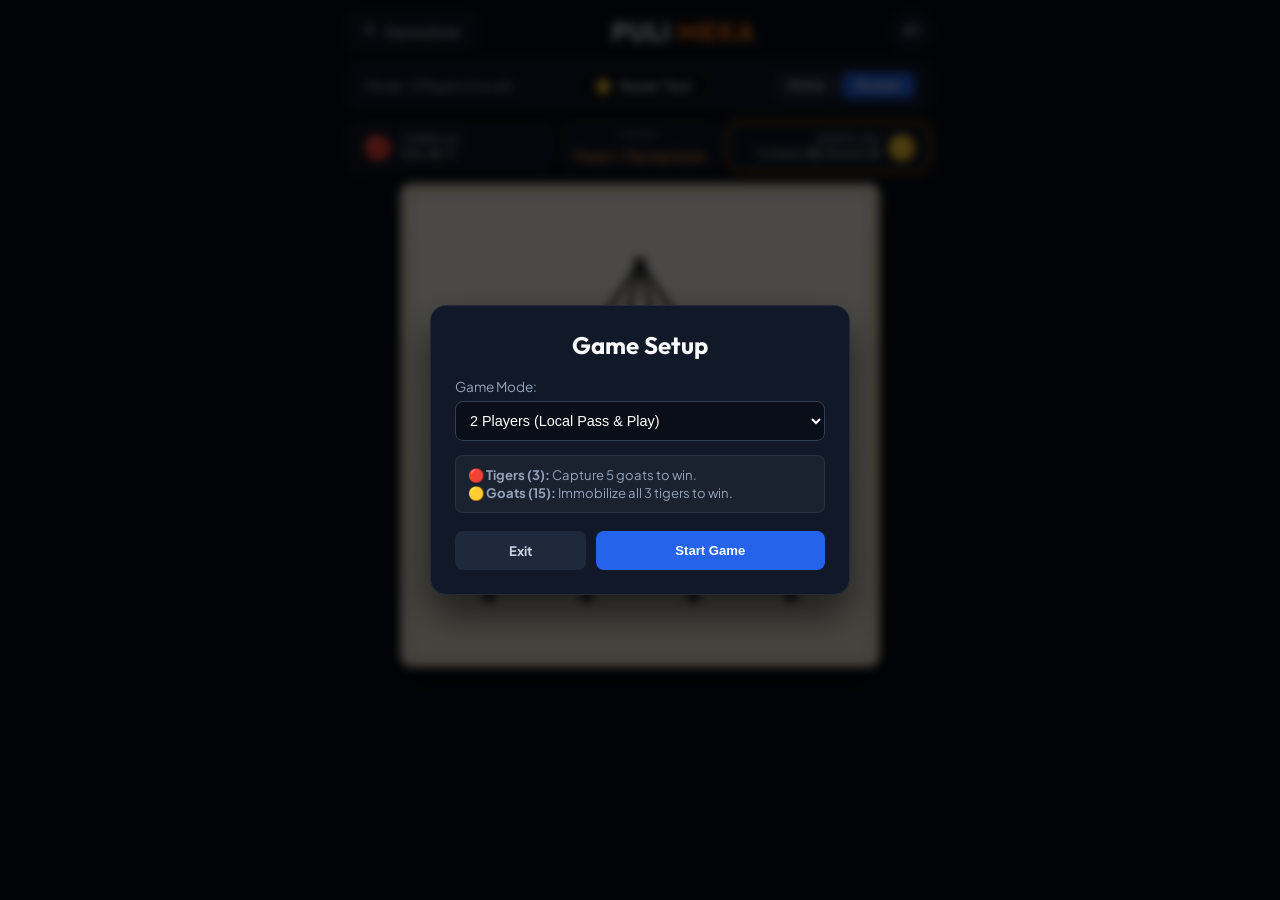
<file: games/Puli-Meka/Puli-Meka.html>
<!DOCTYPE html>
<html lang="en">
<head>
  <meta charset="UTF-8" />
  <meta name="viewport" content="width=device-width, initial-scale=1.0, maximum-scale=1.0, user-scalable=no" />
  <title>Puli Meka | Game Zone</title>
  <link rel="stylesheet" href="Puli-Meka.css" />
  <link rel="stylesheet" href="https://cdnjs.cloudflare.com/ajax/libs/font-awesome/6.5.1/css/all.min.css" />
  <link rel="preconnect" href="https://fonts.googleapis.com">
  <link rel="preconnect" href="https://fonts.gstatic.com" crossorigin>
  <link href="https://fonts.googleapis.com/css2?family=Outfit:wght@400;600;700;800&family=Plus+Jakarta+Sans:wght@500;600;700&display=swap" rel="stylesheet">
</head>
<body>
  <div id="confetti-container"></div>

  <div class="game-container">
    <!-- Header -->
    <header class="game-header">
      <a href="../../index.html" class="nav-btn">
        <i class="fa-solid fa-arrow-left"></i> Game Zone
      </a>
      <div class="title-wrap">
        <h1>PULI <span class="highlight">MEKA</span></h1>
      </div>
      <div class="action-icons">
        <button id="sound-btn" class="icon-btn" title="Toggle Sound">
          <i class="fa-solid fa-volume-high"></i>
        </button>
      </div>
    </header>

    <!-- Control Bar -->
    <section class="control-bar">
      <div id="mode-display" class="mode-display">Mode: 2 Players (Local)</div>
      <div id="turn-indicator" class="turn-pill">
        <span id="turn-icon">🟡</span>
        <span id="turn-text">Goats' Turn</span>
      </div>
      <div class="game-actions">
        <button id="rules-btn" class="btn btn-secondary">Rules</button>
        <button id="restart-btn" class="btn btn-primary">Restart</button>
      </div>
    </section>

    <!-- Score & Piece Counter -->
    <section class="scoreboard">
      <div id="card-tigers" class="score-card tigers">
        <span class="piece-icon">🔴</span>
        <div class="card-info">
          <span class="label">TIGERS (3)</span>
          <span class="sub-stat">Kills: <strong id="tiger-kills">0</strong> / 5</span>
        </div>
      </div>
      <div class="score-card middle-stat">
        <span class="phase-label">PHASE</span>
        <span id="phase-text" class="phase-value">Phase 1: Placing Goats</span>
      </div>
      <div id="card-goats" class="score-card goats active">
        <div class="card-info text-right">
          <span class="label">GOATS (15)</span>
          <span class="sub-stat">In Hand: <strong id="goats-hand">15</strong> | Board: <strong id="goats-board">0</strong></span>
        </div>
        <span class="piece-icon">🟡</span>
      </div>
    </section>

    <!-- Board Arena -->
    <main class="board-area">
      <div class="board-canvas-frame">
        <svg id="board-svg" viewBox="0 0 500 500" preserveAspectRatio="xMidYMid meet">
          <defs>
            <!-- 3D Red Tiger Bead Gradient -->
            <radialGradient id="tigerGrad" cx="35%" cy="35%" r="65%">
              <stop offset="0%" stop-color="#f87171" />
              <stop offset="45%" stop-color="#dc2626" />
              <stop offset="90%" stop-color="#7f1d1d" />
            </radialGradient>
            <!-- 3D Amber Goat Bead Gradient -->
            <radialGradient id="goatGrad" cx="35%" cy="35%" r="65%">
              <stop offset="0%" stop-color="#fde047" />
              <stop offset="45%" stop-color="#eab308" />
              <stop offset="90%" stop-color="#854d0e" />
            </radialGradient>
          </defs>

          <!-- SVG Board Lines -->
          <g id="board-lines"></g>
          <!-- SVG Intersection Points -->
          <g id="board-nodes"></g>
          <!-- Dynamic Beads -->
          <g id="board-pieces"></g>
        </svg>
      </div>
    </main>

    <!-- Setup Modal -->
    <div id="setup-modal" class="modal-overlay">
      <div class="modal-box">
        <h2>Game Setup</h2>
        <div class="setup-form">
          <div class="input-group">
            <label for="mode-select">Game Mode:</label>
            <select id="mode-select">
              <option value="pvp" selected>2 Players (Local Pass & Play)</option>
              <option value="pve-goat">Play as Goats (vs Tiger Bot)</option>
              <option value="pve-tiger">Play as Tigers (vs Goat Bot)</option>
            </select>
          </div>
          <div class="info-note">
            <p>🔴 <strong>Tigers (3):</strong> Capture 5 goats to win.</p>
            <p>🟡 <strong>Goats (15):</strong> Immobilize all 3 tigers to win.</p>
          </div>
        </div>
        <div class="modal-btn-row">
          <a href="../../index.html" class="btn btn-secondary modal-btn-exit">Exit</a>
          <button id="start-game-btn" class="btn btn-primary modal-btn-start">Start Game</button>
        </div>
      </div>
    </div>

    <!-- Rules Modal -->
    <div id="rules-modal" class="modal-overlay hidden">
      <div class="modal-box rules-box">
        <h2>Official Puli Meka Rules</h2>
        <div class="rules-content">
          <p>1. <strong>Setup:</strong> 3 Tigers start on the board (1 at apex, 2 at the adjacent inner nodes). All 15 Goats start in hand.</p>
          <p>2. <strong>First Move:</strong> Goats play first.</p>
          <p>3. <strong>Phase 1 (Goat Placement):</strong> The Goat player places one goat per turn on any empty node. Placed goats cannot move until all 15 have entered.</p>
          <p>4. <strong>Tiger Movement:</strong> During both phases, tigers can step 1 space along drawn lines, or jump over an adjacent goat into an empty space directly behind it to capture it.</p>
          <p>5. <strong>Phase 2 (Movement):</strong> Once all 15 goats are on the board, goats slide 1 step per turn along connected lines. Goats cannot jump or capture.</p>
          <p>6. <strong>Single Captures & Turns:</strong> Tigers capture exactly 1 goat per move and do not get a bonus turn.</p>
          <p>7. <strong>Winning:</strong> Tigers win by capturing 5 goats. Goats win by surrounding and immobilizing all 3 tigers.</p>
          <p>8. <strong>Draw:</strong> If the exact same board position repeats 3 times, the game ends in a draw.</p>
        </div>
        <button id="close-rules-btn" class="btn btn-primary">Got It</button>
      </div>
    </div>

    <!-- Game Over Modal -->
    <div id="game-over-modal" class="modal-overlay hidden">
      <div class="modal-box">
        <h2 id="winner-title">Tigers Win!</h2>
        <p id="winner-desc">5 Goats were captured!</p>
        <div class="modal-btn-row">
          <button id="play-again-btn" class="btn btn-primary">Play Again</button>
          <a href="../../index.html" class="btn btn-secondary modal-btn-exit">Exit</a>
        </div>
      </div>
    </div>
  </div>

  <script src="Puli-Meka.js"></script>
</body>
</html>
</file>
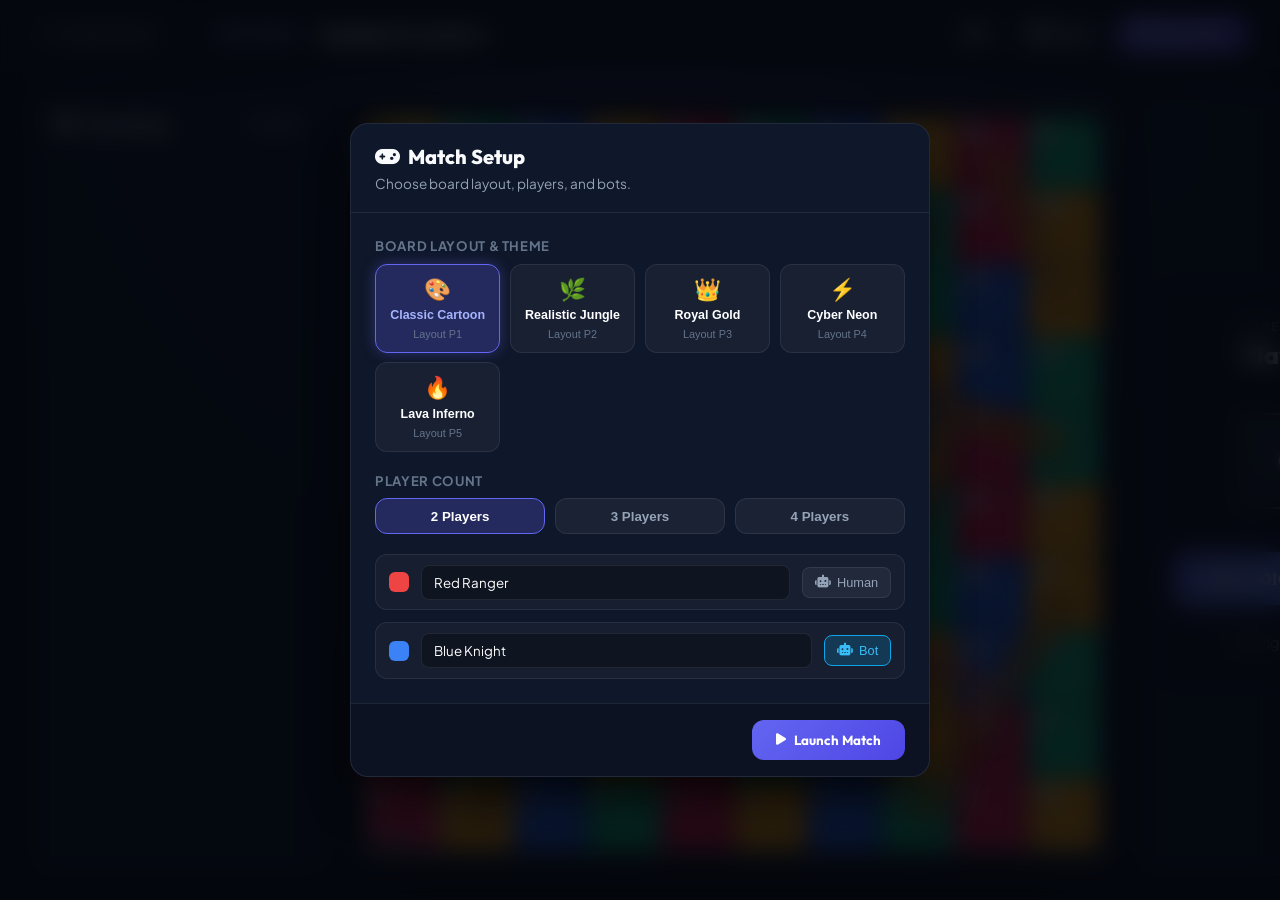
<file: games/Snakes-and-Ladders/Snakes-and-Ladders.html>
<!DOCTYPE html>
<html lang="en">
<head>
  <meta charset="UTF-8" />
  <meta name="viewport" content="width=device-width, initial-scale=1.0" />
  <title>Snakes &amp; Ladders | Game Zone</title>
  
  <!-- Fonts -->
  <link rel="preconnect" href="https://fonts.googleapis.com">
  <link rel="preconnect" href="https://fonts.gstatic.com" crossorigin>
  <link href="https://fonts.googleapis.com/css2?family=Outfit:wght@400;500;600;700;800;900&family=Plus+Jakarta+Sans:wght@400;500;600;700&display=swap" rel="stylesheet">
  
  <!-- Icons -->
  <link rel="stylesheet" href="https://cdnjs.cloudflare.com/ajax/libs/font-awesome/6.5.1/css/all.min.css" />
  
  <!-- Stylesheet -->
  <link rel="stylesheet" href="Snakes-and-Ladders.css" />
</head>
<body>

  <!-- TOP HEADER -->
  <header class="game-header">
    <div class="header-left">
      <a href="../../index.html" class="back-link">
        <i class="fa-solid fa-arrow-left"></i>
        <span>Game Zone</span>
      </a>
      <div class="header-divider"></div>
      <div class="game-brand">
        <span class="brand-badge"><i class="fa-solid fa-dice-d20"></i> Classic</span>
        <h1 class="brand-title">Snakes &amp; Ladders</h1>
      </div>
    </div>

    <!-- ACTIONS -->
    <div class="header-actions">
      <button id="sound-toggle-btn" class="header-btn" title="Toggle Sound">
        <i class="fa-solid fa-volume-high"></i>
      </button>
      <button id="rules-btn" class="header-btn" title="Game Rules">
        <i class="fa-solid fa-circle-question"></i>
        <span>Rules</span>
      </button>
      <button id="new-game-btn" class="header-btn primary-btn">
        <i class="fa-solid fa-rotate-right"></i>
        <span>New Match</span>
      </button>
    </div>
  </header>

  <!-- ARENA GRID -->
  <main class="arena-layout">
    <!-- LEFT PANEL: ROSTER -->
    <aside class="panel players-panel">
      <div class="panel-header">
        <h2><i class="fa-solid fa-users"></i> Standings</h2>
        <span id="player-count-badge" class="count-pill">2 Players</span>
      </div>

      <div id="players-list" class="players-list">
        <!-- Rendered by JS -->
      </div>
    </aside>

    <!-- CENTER PANEL: 10x10 BOARD -->
    <section class="board-stage">
      <div id="board-wrapper" class="board-wrapper theme-cartoon">
        <!-- 100 Tiles Grid -->
        <div id="board-grid" class="board-grid"></div>

        <!-- SVG Visual Layer for Snakes and Ladders -->
        <svg id="board-svg" class="board-svg" viewBox="0 0 1000 1000" preserveAspectRatio="none">
          <defs id="svg-defs"></defs>
          <g id="ladders-group"></g>
          <g id="snakes-group"></g>
        </svg>

        <!-- Player Tokens -->
        <div id="pawns-layer" class="pawns-layer"></div>
      </div>
    </section>

    <!-- RIGHT PANEL: 3D DICE STATION -->
    <aside class="panel controls-panel">
      <div class="dice-station">
        <div class="station-header">
          <span class="turn-sub">CURRENT TURN</span>
          <h3 id="current-turn-name">Player 1</h3>
        </div>

        <div class="dice-scene">
          <div id="dice-cube" class="dice-cube">
            <div class="dice-face front">
              <span class="pip pip-center"></span>
            </div>
            <div class="dice-face back">
              <div class="pip-column"><span class="pip"></span><span class="pip"></span><span class="pip"></span></div>
              <div class="pip-column"><span class="pip"></span><span class="pip"></span><span class="pip"></span></div>
            </div>
            <div class="dice-face right">
              <span class="pip pip-top-left"></span>
              <span class="pip pip-center"></span>
              <span class="pip pip-bottom-right"></span>
            </div>
            <div class="dice-face left">
              <div class="pip-column"><span class="pip"></span><span class="pip"></span></div>
              <div class="pip-column"><span class="pip"></span><span class="pip"></span></div>
            </div>
            <div class="dice-face top">
              <div class="pip-column"><span class="pip"></span><span class="pip"></span></div>
              <div class="pip-column"><span class="pip"></span></div>
              <div class="pip-column"><span class="pip"></span><span class="pip"></span></div>
            </div>
            <div class="dice-face bottom">
              <span class="pip pip-top-left"></span>
              <span class="pip pip-bottom-right"></span>
            </div>
          </div>
        </div>

        <button id="roll-button" class="roll-action-btn">
          <span>ROLL DICE</span>
          <kbd>SPACE</kbd>
        </button>
        <p id="roll-feedback" class="roll-feedback">Waiting for turn...</p>
      </div>
    </aside>
  </main>

  <!-- LOBBY SETUP MODAL (WITH TOP BACK BUTTON) -->
  <div id="lobby-modal" class="modal-backdrop">
    <div class="modal-card lobby-card">
      <div class="modal-head">
        <div class="modal-title-wrap">
          <button id="lobby-back-btn" class="modal-top-back-btn hidden" title="Back to Current Game">
            <i class="fa-solid fa-arrow-left"></i> Back to Game
          </button>
          <h2><i class="fa-solid fa-gamepad"></i> Match Setup</h2>
        </div>
        <p>Choose board layout, players, and bots.</p>
      </div>
      
      <div class="lobby-form">
        <div class="form-group">
          <label class="form-label">Board Layout &amp; Theme</label>
          <div class="theme-cards-grid">
            <button type="button" class="theme-card-btn active" data-theme="cartoon">
              <span class="theme-card-icon">🎨</span>
              <strong>Classic Cartoon</strong>
              <small>Layout P1</small>
            </button>
            <button type="button" class="theme-card-btn" data-theme="jungle">
              <span class="theme-card-icon">🌿</span>
              <strong>Realistic Jungle</strong>
              <small>Layout P2</small>
            </button>
            <button type="button" class="theme-card-btn" data-theme="royal">
              <span class="theme-card-icon">👑</span>
              <strong>Royal Gold</strong>
              <small>Layout P3</small>
            </button>
            <button type="button" class="theme-card-btn" data-theme="cyber">
              <span class="theme-card-icon">⚡</span>
              <strong>Cyber Neon</strong>
              <small>Layout P4</small>
            </button>
            <button type="button" class="theme-card-btn" data-theme="inferno">
              <span class="theme-card-icon">🔥</span>
              <strong>Lava Inferno</strong>
              <small>Layout P5</small>
            </button>
          </div>
        </div>

        <div class="form-group">
          <label class="form-label">Player Count</label>
          <div class="player-count-selector">
            <button type="button" class="count-btn active" data-count="2">2 Players</button>
            <button type="button" class="count-btn" data-count="3">3 Players</button>
            <button type="button" class="count-btn" data-count="4">4 Players</button>
          </div>
        </div>

        <div id="lobby-slots" class="lobby-slots">
          <!-- Injected via JS -->
        </div>
      </div>

      <div class="modal-foot">
        <button id="start-match-btn" class="modal-btn-primary">
          <i class="fa-solid fa-play"></i> Launch Match
        </button>
      </div>
    </div>
  </div>

  <!-- CONFIRMATION MODAL -->
  <div id="confirm-modal" class="modal-backdrop hidden">
    <div class="modal-card confirm-card">
      <div class="modal-head">
        <h2><i class="fa-solid fa-triangle-exclamation" style="color: #f59e0b;"></i> Start New Match?</h2>
      </div>
      <div class="confirm-body">
        <p>A match is currently active.</p>
        <p class="confirm-sub">
          Opening match setup will discard current player positions and progress. Do you want to proceed?
        </p>
      </div>
      <div class="modal-foot confirm-actions">
        <button id="cancel-confirm-btn" class="header-btn">
          <i class="fa-solid fa-arrow-left"></i> Keep Playing
        </button>
        <button id="accept-confirm-btn" class="modal-btn-danger">
          <i class="fa-solid fa-rotate-right"></i> Start New Match
        </button>
      </div>
    </div>
  </div>

  <!-- RULES MODAL -->
  <div id="rules-modal" class="modal-backdrop hidden">
    <div class="modal-card rules-card">
      <div class="modal-head">
        <h2><i class="fa-solid fa-book-open"></i> Rules of the Board</h2>
        <button id="close-rules-btn" class="icon-close-btn">&times;</button>
      </div>
      <div class="rules-body">
        <div class="rule-item">
          <span class="rule-icon"><i class="fa-solid fa-flag-checkered"></i></span>
          <div>
            <strong>Goal: Reach Tile 100</strong>
            <p>First player to reach square 100 wins the match.</p>
          </div>
        </div>
        <div class="rule-item">
          <span class="rule-icon"><i class="fa-solid fa-arrow-up-right-dots"></i></span>
          <div>
            <strong>Ladders</strong>
            <p>Landing on a ladder base vaults you forward to its highest rung.</p>
          </div>
        </div>
        <div class="rule-item">
          <span class="rule-icon"><i class="fa-solid fa-skull"></i></span>
          <div>
            <strong>Snakes</strong>
            <p>Landing on a snake's head forces you to slide all the way down to its tail.</p>
          </div>
        </div>
        <div class="rule-item">
          <span class="rule-icon"><i class="fa-solid fa-dice-six"></i></span>
          <div>
            <strong>Bonus Roll on 6</strong>
            <p>Rolling a 6 grants you an immediate extra throw.</p>
          </div>
        </div>
        <div class="rule-item">
          <span class="rule-icon"><i class="fa-solid fa-bullseye"></i></span>
          <div>
            <strong>Exact Finish</strong>
            <p>An exact roll is required for 100; any overshoot bounces backwards.</p>
          </div>
        </div>
      </div>
      <div class="modal-foot">
        <button id="rules-ack-btn" class="modal-btn-primary">Got It</button>
      </div>
    </div>
  </div>

  <!-- VICTORY MODAL -->
  <div id="victory-modal" class="modal-backdrop hidden">
    <div class="modal-card victory-card">
      <div class="trophy-emitter">
        <i class="fa-solid fa-crown"></i>
      </div>
      <h2 class="victory-title">VICTORY!</h2>
      <p id="winner-announcement" class="winner-announcement">Player 1 wins the match!</p>
      
      <div class="victory-stats">
        <div class="stat-box">
          <span class="stat-label">Total Turns</span>
          <span id="stat-turns" class="stat-value">0</span>
        </div>
        <div class="stat-box">
          <span class="stat-label">Ladders Climbed</span>
          <span id="stat-ladders" class="stat-value">0</span>
        </div>
        <div class="stat-box">
          <span class="stat-label">Snake Bites</span>
          <span id="stat-snakes" class="stat-value">0</span>
        </div>
      </div>

      <div class="modal-foot">
        <button id="victory-replay-btn" class="modal-btn-primary">
          <i class="fa-solid fa-rotate-right"></i> Play Again
        </button>
      </div>
    </div>
  </div>

  <script src="Snakes-and-Ladders.js"></script>
</body>
</html>
</file>
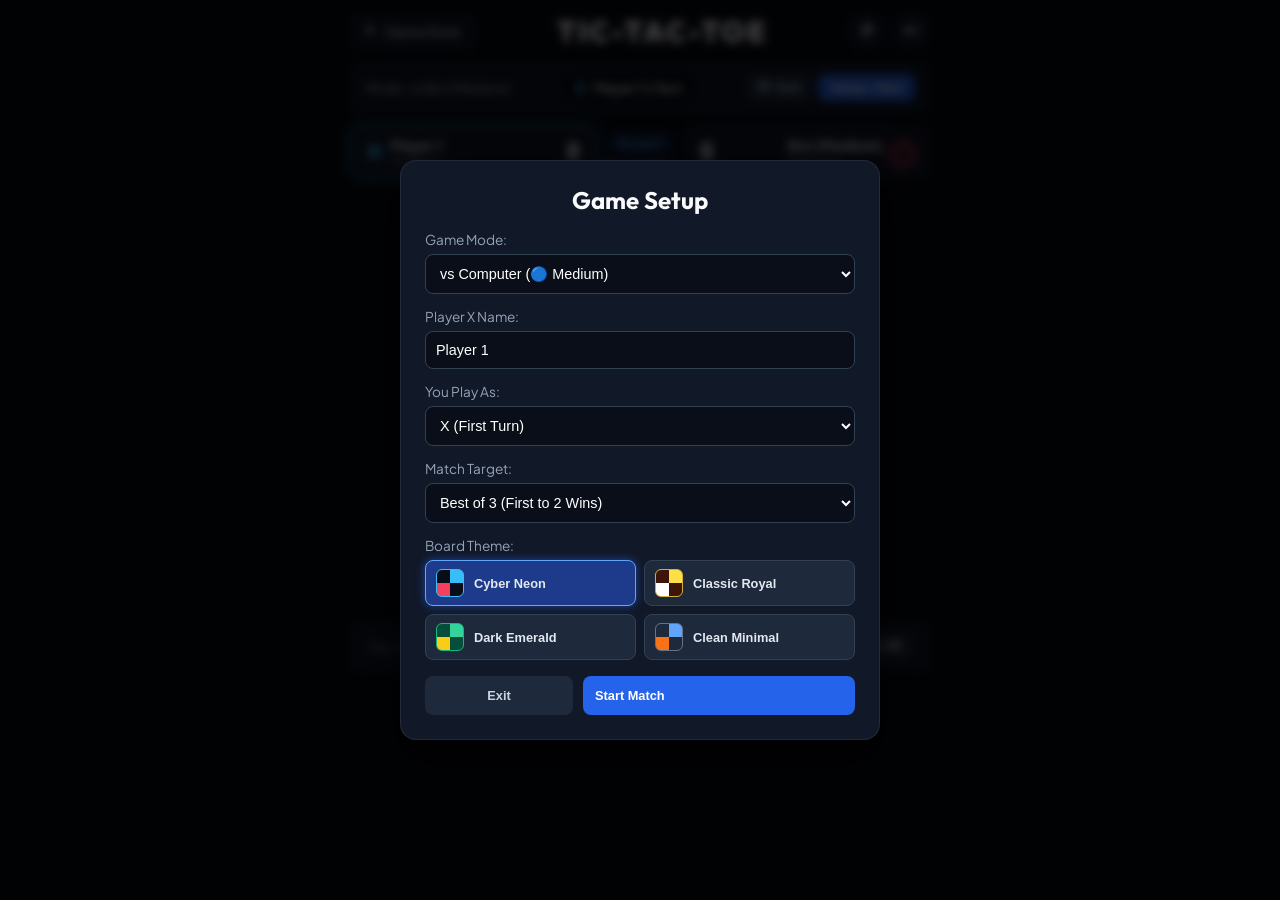
<file: games/Tic-Tac-Toe/Tic-Tac-Toe.html>
<!DOCTYPE html>
<html lang="en">
<head>
  <meta charset="UTF-8" />
  <meta name="viewport" content="width=device-width, initial-scale=1.0, maximum-scale=1.0, user-scalable=no" />
  <title>Tic-Tac-Toe | Game Zone</title>
  <link rel="stylesheet" href="Tic-Tac-Toe.css" />
  <link rel="stylesheet" href="https://cdnjs.cloudflare.com/ajax/libs/font-awesome/6.5.1/css/all.min.css" />
  <link rel="preconnect" href="https://fonts.googleapis.com">
  <link rel="preconnect" href="https://fonts.gstatic.com">
  <link href="https://fonts.googleapis.com/css2?family=Outfit:wght@500;600;700;800;900&family=Plus+Jakarta+Sans:wght@500;600;700&display=swap" rel="stylesheet">
</head>
<body data-board-theme="cyber-neon">
  <div id="confetti-container"></div>

  <div class="game-container">
    <!-- Header -->
    <header class="game-header">
      <a href="../../index.html" class="nav-btn" id="back-nav-btn">
        <i class="fa-solid fa-arrow-left"></i> Game Zone
      </a>
      <div class="title-wrap">
        <h1>TIC-TAC-TOE</h1>
      </div>
      <div class="action-icons">
        <button id="theme-btn" class="icon-btn" title="Theme Selector">
          <i class="fa-solid fa-palette"></i>
        </button>
        <button id="sound-btn" class="icon-btn" title="Toggle Sound">
          <i class="fa-solid fa-volume-high"></i>
        </button>
      </div>
    </header>

    <!-- Top Action Bar -->
    <section class="control-bar">
      <div id="mode-display" class="mode-display">Mode: vs Bot (Medium)</div>
      
      <div id="turn-indicator" class="turn-pill">
        <span id="turn-symbol" class="turn-symbol x-sym">X</span>
        <span id="turn-text">Player 1's Turn</span>
      </div>

      <div class="game-actions">
        <button id="exit-btn" class="btn btn-secondary" title="Exit Match">
          <i class="fa-solid fa-right-from-bracket"></i> Exit
        </button>
        <button id="restart-btn" class="btn btn-primary">Setup / New</button>
      </div>
    </section>

    <!-- Scoreboards -->
    <section class="status-panel">
      <!-- Player X Card -->
      <div id="card-x" class="player-card x-card active">
        <div class="player-meta">
          <div class="player-identity">
            <span class="player-avatar x-avatar">✕</span>
            <div>
              <div id="x-name" class="player-name">Player 1</div>
              <div class="player-sub">Symbol: X</div>
            </div>
          </div>
          <div id="x-score" class="player-score">0</div>
        </div>
      </div>

      <!-- Center Rounds Info -->
      <div class="center-status">
        <span id="round-badge" class="status-badge">Round 1</span>
        <div id="target-score-text" class="sub-status">First to 3</div>
      </div>

      <!-- Player O Card -->
      <div id="card-o" class="player-card o-card">
        <div class="player-meta text-right">
          <div id="o-score" class="player-score">0</div>
          <div class="player-identity">
            <div>
              <div id="o-name" class="player-name">Bot (Medium)</div>
              <div class="player-sub">Symbol: O</div>
            </div>
            <span class="player-avatar o-avatar">◯</span>
          </div>
        </div>
      </div>
    </section>

    <!-- Board Arena -->
    <main class="board-area">
      <div class="board-frame" id="board-outer-frame">
        <div id="board" class="ttt-grid">
          <button class="cell" data-index="0"></button>
          <button class="cell" data-index="1"></button>
          <button class="cell" data-index="2"></button>
          <button class="cell" data-index="3"></button>
          <button class="cell" data-index="4"></button>
          <button class="cell" data-index="5"></button>
          <button class="cell" data-index="6"></button>
          <button class="cell" data-index="7"></button>
          <button class="cell" data-index="8"></button>
          <div id="winning-line" class="winning-line"></div>
        </div>
      </div>
    </main>

    <!-- Match Stats Footer Bar -->
    <div class="stats-tray">
      <div class="stat-item"><span class="stat-label">Ties / Draws:</span> <strong id="tie-score">0</strong></div>
      <div class="stat-item"><span class="stat-label">Total Rounds:</span> <strong id="total-rounds">1</strong></div>
      <button id="next-round-btn" class="btn btn-secondary hidden">Next Round <i class="fa-solid fa-forward"></i></button>
    </div>

    <!-- Setup Modal (Names, Mode, Target Rounds, & Theme) -->
    <div id="setup-modal" class="modal-overlay">
      <div class="modal-box setup-box">
        <h2>Game Setup</h2>
        <div class="setup-form">
          <div class="input-group">
            <label for="mode-select">Game Mode:</label>
            <select id="mode-select">
              <option value="pvp">2 Players (Local Pass &amp; Play)</option>
              <option value="pve-easy">vs Computer (🟢 Easy)</option>
              <option value="pve-medium" selected>vs Computer (🔵 Medium)</option>
              <option value="pve-hard">vs Computer (🔴 Unbeatable Minimax)</option>
            </select>
          </div>

          <div class="input-group">
            <label for="x-name-input">Player X Name:</label>
            <input type="text" id="x-name-input" value="Player 1" maxlength="14" />
          </div>

          <div class="input-group" id="o-name-group" style="display: none;">
            <label for="o-name-input">Player O Name:</label>
            <input type="text" id="o-name-input" value="Player 2" maxlength="14" />
          </div>

          <div class="input-group" id="side-select-group">
            <label for="side-select">You Play As:</label>
            <select id="side-select">
              <option value="X" selected>X (First Turn)</option>
              <option value="O">O (Second Turn)</option>
            </select>
          </div>

          <div class="input-group">
            <label for="target-select">Match Target:</label>
            <select id="target-select">
              <option value="1">Single Match (1 Game)</option>
              <option value="3" selected>Best of 3 (First to 2 Wins)</option>
              <option value="5">Best of 5 (First to 3 Wins)</option>
              <option value="999">Endless Free Play</option>
            </select>
          </div>

          <div class="input-group">
            <label>Board Theme:</label>
            <div class="visual-theme-grid">
              <button type="button" class="theme-card-btn active" data-board="cyber-neon">
                <span class="preview-theme cyber-neon"></span>
                <span class="preview-label">Cyber Neon</span>
              </button>
              <button type="button" class="theme-card-btn" data-board="classic-royal">
                <span class="preview-theme classic-royal"></span>
                <span class="preview-label">Classic Royal</span>
              </button>
              <button type="button" class="theme-card-btn" data-board="dark-emerald">
                <span class="preview-theme dark-emerald"></span>
                <span class="preview-label">Dark Emerald</span>
              </button>
              <button type="button" class="theme-card-btn" data-board="clean-minimal">
                <span class="preview-theme clean-minimal"></span>
                <span class="preview-label">Clean Minimal</span>
              </button>
            </div>
          </div>
        </div>

        <div class="modal-btn-row">
          <button id="modal-exit-btn" class="btn btn-secondary modal-btn-exit">Exit</button>
          <button id="start-game-btn" class="btn btn-primary modal-btn-start">Start Match</button>
        </div>
      </div>
    </div>

    <!-- Live Theme Switcher Modal -->
    <div id="theme-modal" class="modal-overlay hidden">
      <div class="modal-box theme-box">
        <h2>Appearance Customizer</h2>
        <div class="visual-theme-grid" style="margin-top: 14px;">
          <button class="theme-card-btn active" data-board="cyber-neon">
            <span class="preview-theme cyber-neon"></span>
            <span class="preview-label">Cyber Neon</span>
          </button>
          <button class="theme-card-btn" data-board="classic-royal">
            <span class="preview-theme classic-royal"></span>
            <span class="preview-label">Classic Royal</span>
          </button>
          <button class="theme-card-btn" data-board="dark-emerald">
            <span class="preview-theme dark-emerald"></span>
            <span class="preview-label">Dark Emerald</span>
          </button>
          <button class="theme-card-btn" data-board="clean-minimal">
            <span class="preview-theme clean-minimal"></span>
            <span class="preview-label">Clean Minimal</span>
          </button>
        </div>
        <button id="close-theme-btn" class="btn btn-primary modal-btn-start" style="margin-top: 18px; width: 100%;">Apply</button>
      </div>
    </div>

    <!-- Exit Confirmation Modal -->
    <div id="exit-modal" class="modal-overlay hidden">
      <div class="modal-box">
        <h2>Exit Match?</h2>
        <p style="color: var(--text-muted); font-size: 0.9rem; margin: 12px 0 18px;">
          Are you sure you want to exit? <strong>Unfinished match progress will be cleared.</strong>
        </p>
        <div class="modal-btn-row">
          <button id="cancel-exit-btn" class="btn btn-secondary">Stay</button>
          <button id="confirm-exit-btn" class="btn btn-danger">Confirm &amp; Exit</button>
        </div>
      </div>
    </div>

    <!-- Game Over Modal -->
    <div id="game-over-modal" class="modal-overlay hidden">
      <div class="modal-box">
        <h2 id="winner-title">Match Finished!</h2>
        <p id="winner-desc" style="color: var(--text-muted); font-size: 0.92rem; margin: 8px 0 18px;">Player 1 has won the series.</p>
        <div class="modal-btn-row">
          <button id="play-again-btn" class="btn btn-primary">Play Again</button>
          <button id="gameover-exit-btn" class="btn btn-secondary modal-btn-exit">Exit</button>
        </div>
      </div>
    </div>
  </div>

  <script src="Tic-Tac-Toe.js"></script>
</body>
</html>
</file>
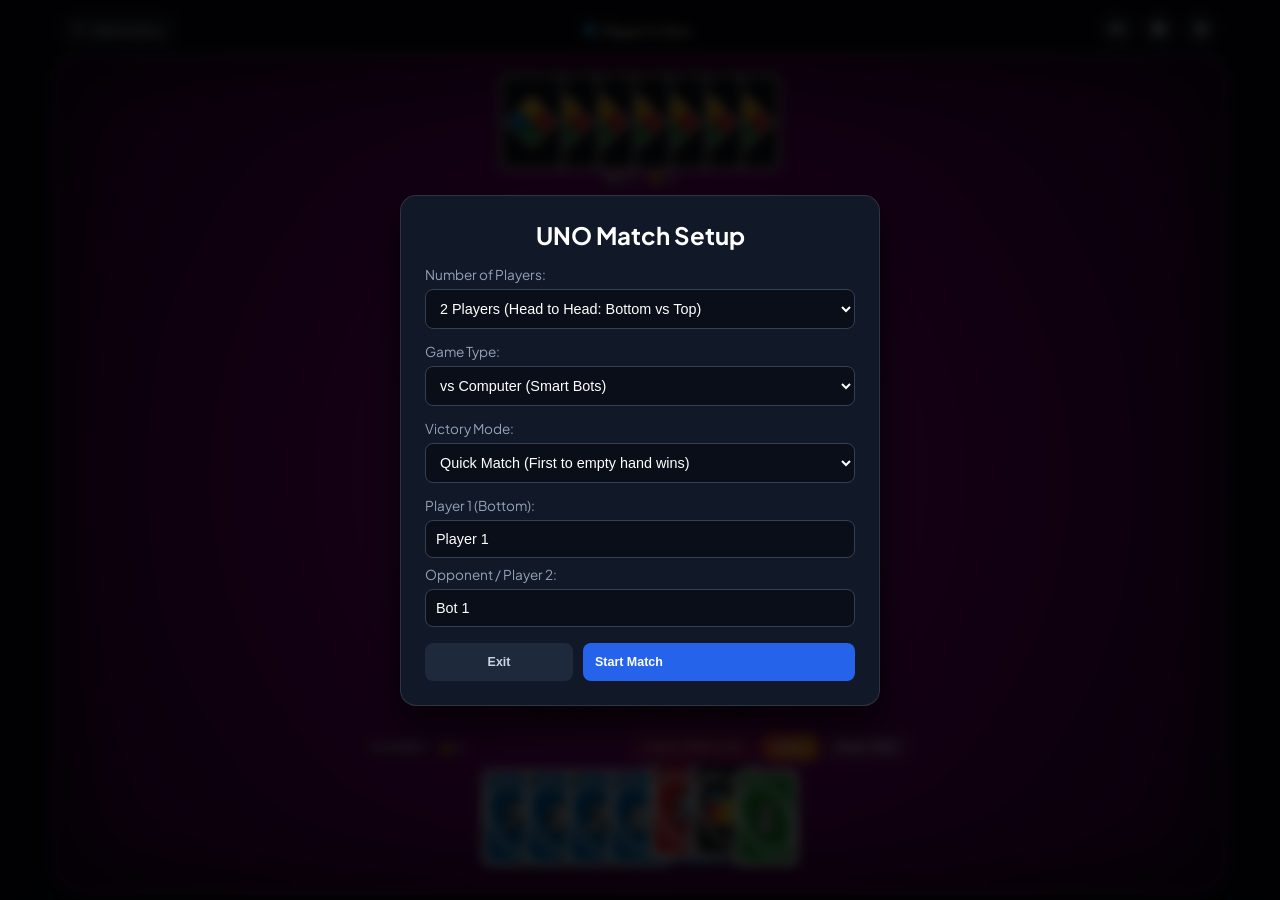
<file: games/Uno/Uno.html>
<!DOCTYPE html>
<html lang="en">
<head>
  <meta charset="UTF-8" />
  <meta name="viewport" content="width=device-width, initial-scale=1.0, maximum-scale=1.0, user-scalable=no" />
  <title>UNO Cards | Game Zone</title>
  <link rel="stylesheet" href="Uno.css" />
  <link rel="stylesheet" href="https://cdnjs.cloudflare.com/ajax/libs/font-awesome/6.5.1/css/all.min.css" />
  <link rel="preconnect" href="https://fonts.googleapis.com">
  <link rel="preconnect" href="https://fonts.gstatic.com">
  <link href="https://fonts.googleapis.com/css2?family=Outfit:wght@500;600;700;800;900&family=Plus+Jakarta+Sans:wght@500;600;700;800&display=swap" rel="stylesheet">
</head>
<body>
  <div id="confetti-container"></div>

  <div class="game-wrapper">
    <!-- Compact Top Nav -->
    <header class="table-top-bar">
      <a href="../../index.html" class="nav-btn" id="back-nav-btn">
        <i class="fa-solid fa-arrow-left"></i> Game Zone
      </a>
      <div class="turn-status-badge">
        <span class="status-dot" id="turn-dot"></span>
        <span id="turn-text">Player 1's Turn</span>
      </div>
      <div class="top-actions">
        <button id="sound-btn" class="icon-btn" title="Toggle Sound">
          <i class="fa-solid fa-volume-high"></i>
        </button>
        <button id="rules-btn" class="icon-btn" title="Rules">
          <i class="fa-solid fa-circle-question"></i>
        </button>
        <button id="restart-btn" class="icon-btn" title="New Match">
          <i class="fa-solid fa-gear"></i>
        </button>
      </div>
    </header>

    <!-- Main Purple Felt Table Arena -->
    <main class="uno-felt-arena" id="uno-felt-arena">
      <!-- TOP PLAYER (Player 3 in 4P, or Opponent in 2P) -->
      <div class="seat seat-top" id="seat-top">
        <div class="seat-hand-row" id="top-hand-row"></div>
        <div class="seat-info">
          <span class="seat-name" id="top-name">Player 3</span>
          <span class="seat-score" id="top-score"><i class="fa-solid fa-star"></i> 0</span>
        </div>
      </div>

      <!-- LEFT PLAYER (Player 2 in 4P; Hidden in 2P) -->
      <div class="seat seat-left" id="seat-left">
        <div class="seat-info vertical-info">
          <span class="seat-name" id="left-name">Player 2</span>
          <span class="seat-score" id="left-score"><i class="fa-solid fa-star"></i> 0</span>
        </div>
        <div class="seat-hand-col" id="left-hand-col"></div>
      </div>

      <!-- CENTER PLAYING BOARD -->
      <div class="center-table-diamond">
        <!-- Curved Rotation Arrows -->
        <div class="arrow-orbit" id="arrow-orbit">
          <svg class="curve-arrow arrow-left" viewBox="0 0 100 100">
            <path d="M 65 15 C 20 30, 20 70, 65 85" fill="none" stroke="#ffffff" stroke-width="8" stroke-linecap="round"/>
            <polygon points="60,5 85,15 65,30" fill="#ffffff"/>
          </svg>
          <svg class="curve-arrow arrow-right" viewBox="0 0 100 100">
            <path d="M 35 15 C 80 30, 80 70, 35 85" fill="none" stroke="#ffffff" stroke-width="8" stroke-linecap="round"/>
            <polygon points="40,95 15,85 35,70" fill="#ffffff"/>
          </svg>
        </div>

        <!-- Diamond Color Indicator Backing -->
        <div class="center-diamond-backing" id="center-diamond-backing"></div>

        <!-- Center Cards Area -->
        <div class="center-cards-cluster">
          <!-- Draw Pile -->
          <div class="center-deck-wrap" id="draw-deck-btn" title="Draw 1 Card">
            <div class="uno-card card-back-diamond">
              <div class="back-diamond-quad">
                <span class="quad-p quad-top"></span>
                <span class="quad-p quad-right"></span>
                <span class="quad-p quad-bottom"></span>
                <span class="quad-p quad-left"></span>
              </div>
            </div>
            <span class="pile-count-tag" id="deck-count">108</span>
          </div>

          <!-- Discard Pile -->
          <div class="center-discard-wrap" id="discard-pile-wrap">
            <div id="discard-card-slot"></div>
          </div>
        </div>

        <!-- Notification Banner -->
        <div class="table-toast-msg" id="game-status-msg">
          Match color, number, or symbol!
        </div>
      </div>

      <!-- RIGHT PLAYER (Player 4 in 4P; Hidden in 2P) -->
      <div class="seat seat-right" id="seat-right">
        <div class="seat-hand-col" id="right-hand-col"></div>
        <div class="seat-info vertical-info">
          <span class="seat-name" id="right-name">Player 4</span>
          <span class="seat-score" id="right-score"><i class="fa-solid fa-star"></i> 0</span>
        </div>
      </div>

      <!-- BOTTOM PLAYER (Player 1 / Active Human) -->
      <div class="seat seat-bottom" id="seat-bottom">
        <div class="seat-info bottom-info">
          <div class="info-left">
            <span class="seat-name" id="bottom-name">PLAYER 1</span>
            <span class="seat-score" id="bottom-score"><i class="fa-solid fa-star"></i> 0</span>
          </div>
          <div class="bottom-action-buttons">
            <button id="catch-uno-btn" class="btn btn-catch hidden" title="Catch player without UNO!">
              Catch UNO! (+2)
            </button>
            <button id="uno-btn" class="btn btn-uno" title="Call UNO!">
              UNO!
            </button>
            <button id="pass-turn-btn" class="btn btn-secondary hidden">
              Pass Turn
            </button>
          </div>
        </div>
        <!-- Active Cards Fanned Out -->
        <div class="seat-hand-row active-hand" id="bottom-hand-row"></div>
      </div>
    </main>

    <!-- Color Picker Modal -->
    <div id="color-picker-modal" class="modal-overlay hidden">
      <div class="modal-box color-picker-box">
        <h3>Choose Active Color</h3>
        <p style="color: var(--text-muted); font-size: 0.88rem; margin: 8px 0 16px;">Pick the color for the next play:</p>
        <div class="color-wheel-grid">
          <button class="color-choice-btn color-red" data-color="red">Red</button>
          <button class="color-choice-btn color-blue" data-color="blue">Blue</button>
          <button class="color-choice-btn color-green" data-color="green">Green</button>
          <button class="color-choice-btn color-yellow" data-color="yellow">Yellow</button>
        </div>
      </div>
    </div>

    <!-- Official Wild Draw Four Challenge Modal -->
    <div id="challenge-modal" class="modal-overlay hidden">
      <div class="modal-box challenge-box">
        <div class="challenge-icon">⚠️</div>
        <h3>Wild Draw Four Played!</h3>
        <p id="challenge-desc">A +4 was played on you. Officially, +4 is only allowed if they have NO cards matching the active color.</p>
        <div class="challenge-btn-row">
          <button id="accept-wild4-btn" class="btn btn-secondary">Accept &amp; Draw 4</button>
          <button id="challenge-wild4-btn" class="btn btn-danger">Challenge +4!</button>
        </div>
      </div>
    </div>

    <!-- Setup Modal -->
    <div id="setup-modal" class="modal-overlay">
      <div class="modal-box setup-box">
        <h2>UNO Match Setup</h2>
        <div class="setup-form">
          <div class="input-group">
            <label for="player-count-select">Number of Players:</label>
            <select id="player-count-select">
              <option value="2" selected>2 Players (Head to Head: Bottom vs Top)</option>
              <option value="4">4 Players (Full 4-Way Table)</option>
            </select>
          </div>

          <div class="input-group">
            <label for="mode-select">Game Type:</label>
            <select id="mode-select">
              <option value="pve" selected>vs Computer (Smart Bots)</option>
              <option value="pvp">Local Pass &amp; Play</option>
            </select>
          </div>

          <div class="input-group">
            <label for="rule-mode-select">Victory Mode:</label>
            <select id="rule-mode-select">
              <option value="quick" selected>Quick Match (First to empty hand wins)</option>
              <option value="score">Score Mode (First to 500 Points)</option>
            </select>
          </div>

          <div class="input-group" id="name-fields-container">
            <label for="p1-name-input">Player 1 (Bottom):</label>
            <input type="text" id="p1-name-input" value="Player 1" maxlength="14" />

            <div id="p2-name-wrap" style="margin-top: 8px;">
              <label for="p2-name-input">Opponent / Player 2:</label>
              <input type="text" id="p2-name-input" value="Bot 1" maxlength="14" />
            </div>

            <div id="p3-name-wrap" style="margin-top: 8px; display: none;">
              <label for="p3-name-input">Player 3 (Top):</label>
              <input type="text" id="p3-name-input" value="Bot 2" maxlength="14" />
            </div>

            <div id="p4-name-wrap" style="margin-top: 8px; display: none;">
              <label for="p4-name-input">Player 4 (Right):</label>
              <input type="text" id="p4-name-input" value="Bot 3" maxlength="14" />
            </div>
          </div>
        </div>

        <div class="modal-btn-row">
          <button id="modal-exit-btn" class="btn btn-secondary modal-btn-exit">Exit</button>
          <button id="start-game-btn" class="btn btn-primary modal-btn-start">Start Match</button>
        </div>
      </div>
    </div>

    <!-- Rules Modal -->
    <div id="rules-modal" class="modal-overlay hidden">
      <div class="modal-box rules-box">
        <h2>Official Classic UNO Rules</h2>
        <div class="rules-content">
          <p>1. <strong>Starting Hand:</strong> Each player starts with 7 cards.</p>
          <p>2. <strong>Matching Cards:</strong> Match the center card by color, number, or action symbol.</p>
          <p>3. <strong>Draw Two (+2):</strong> Next player draws 2 cards and skips their turn.</p>
          <p>4. <strong>Reverse:</strong> Reverses rotation. In a 2-player game, acts as a Skip.</p>
          <p>5. <strong>Skip:</strong> Next player loses their turn.</p>
          <p>6. <strong>Wild:</strong> Can be played anytime; choose the active color.</p>
          <p>7. <strong>Wild Draw Four (+4) &amp; Challenge:</strong> Officially, +4 is only legal if you have NO card matching the current color. If challenged:
            <br>&bull; <em>Illegal Play</em>: The +4 player draws 4 penalty cards.
            <br>&bull; <em>Legal Play</em>: The challenger draws 6 cards (4 + 2 penalty).
          </p>
          <p>8. <strong>UNO Shout:</strong> When playing your second-to-last card, click <strong>UNO!</strong>. If caught before the next turn, draw 2 penalty cards.</p>
        </div>
        <button id="close-rules-btn" class="btn btn-primary">Got It</button>
      </div>
    </div>

    <!-- Victory Modal -->
    <div id="game-over-modal" class="modal-overlay hidden">
      <div class="modal-box victory-box">
        <div class="trophy-bounce">🏆</div>
        <h2 id="winner-title" class="victory-title">UNO VICTORY!</h2>
        <p id="winner-desc" class="victory-desc">Winner cleared all cards!</p>
        <div class="modal-btn-row">
          <button id="play-again-btn" class="btn btn-primary">Play Again</button>
          <button id="gameover-exit-btn" class="btn btn-secondary modal-btn-exit">Exit</button>
        </div>
      </div>
    </div>
  </div>

  <script src="Uno.js"></script>
</body>
</html>
</file>
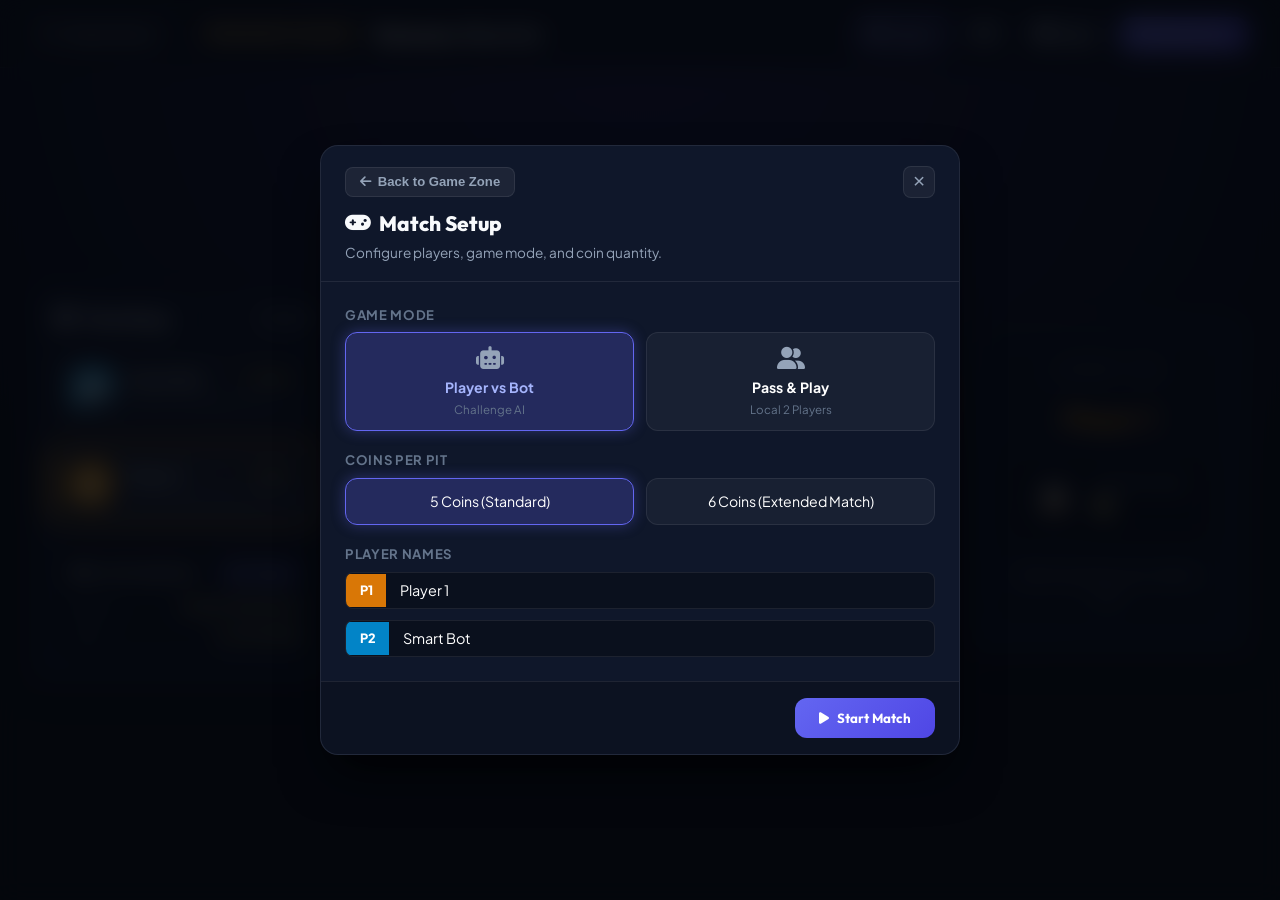
<file: games/Vamana-Guntalu/Vamana-Guntalu.html>
<!DOCTYPE html>
<html lang="en">
<head>
  <meta charset="UTF-8" />
  <meta name="viewport" content="width=device-width, initial-scale=1.0, maximum-scale=1.0, user-scalable=no" />
  <title>Vamana-Guntalu | Game Zone</title>
  
  <!-- Fonts -->
  <link rel="preconnect" href="https://fonts.googleapis.com">
  <link rel="preconnect" href="https://fonts.gstatic.com" crossorigin>
  <link href="https://fonts.googleapis.com/css2?family=Outfit:wght@400;500;600;700;800;900&family=Plus+Jakarta+Sans:wght@400;500;600;700&display=swap" rel="stylesheet">
  
  <!-- Icons -->
  <link rel="stylesheet" href="https://cdnjs.cloudflare.com/ajax/libs/font-awesome/6.5.1/css/all.min.css" />
  
  <!-- Stylesheet -->
  <link rel="stylesheet" href="Vamana-Guntalu.css" />
</head>
<body>

  <!-- TOP HEADER -->
  <header class="game-header">
    <div class="header-left">
      <a href="../../index.html" class="back-link">
        <i class="fa-solid fa-arrow-left"></i>
        <span class="back-label">Game Zone</span>
      </a>
      <div class="header-divider"></div>
      <div class="game-brand">
        <span class="brand-badge"><i class="fa-solid fa-gem"></i> Ancient Classic</span>
        <h1 class="brand-title">Vamana-Guntalu</h1>
      </div>
    </div>

    <!-- ACTIONS -->
    <div class="header-actions">
      <!-- Clickable Styles Button that opens the dedicated Styles Menu -->
      <button id="quick-theme-btn" class="header-btn theme-btn" title="Board &amp; Coin Styles">
        <i class="fa-solid fa-palette"></i>
        <span class="btn-text">Styles</span>
      </button>
      <button id="sound-toggle-btn" class="header-btn icon-only" title="Toggle Sound">
        <i class="fa-solid fa-volume-high"></i>
      </button>
      <button id="rules-btn" class="header-btn" title="Game Rules">
        <i class="fa-solid fa-circle-question"></i>
        <span class="btn-text">Rules</span>
      </button>
      <button id="new-game-btn" class="header-btn primary-btn">
        <i class="fa-solid fa-rotate-right"></i>
        <span class="btn-text">New Match</span>
      </button>
    </div>
  </header>

  <!-- MAIN ARENA -->
  <main class="arena-layout">
    <!-- LEFT PANEL: PLAYERS & ACTIVE STYLE INFO -->
    <aside class="panel players-panel">
      <div class="panel-header">
        <h2><i class="fa-solid fa-users"></i> Standings</h2>
        <span class="count-pill">2 Players</span>
      </div>

      <!-- Player 2 / Bot Card -->
      <div id="player-card-1" class="player-card" style="--player-theme: #38bdf8;">
        <div class="p-avatar">
          <i class="fa-solid fa-robot" id="p2-avatar-icon"></i>
          <span class="bot-tag" id="p2-bot-tag">BOT</span>
        </div>
        <div class="p-meta">
          <div class="p-name-row">
            <span class="p-name" id="p2-display-name">Smart Bot</span>
            <span class="p-shells-badge"><span id="p2-score">0</span> Coins</span>
          </div>
          <span class="p-side-label">Top Row (Guntalu 8–14)</span>
        </div>
      </div>

      <!-- Player 1 Card -->
      <div id="player-card-0" class="player-card active-turn" style="--player-theme: #f59e0b;">
        <div class="p-avatar">
          <i class="fa-solid fa-user"></i>
        </div>
        <div class="p-meta">
          <div class="p-name-row">
            <span class="p-name" id="p1-display-name">Player 1</span>
            <span class="p-shells-badge"><span id="p1-score">0</span> Coins</span>
          </div>
          <span class="p-side-label">Bottom Row (Guntalu 1–7)</span>
        </div>
      </div>

      <!-- ACTIVE STYLES CARD WITH DIRECT OPEN BUTTON -->
      <div class="theme-info-box">
        <div class="theme-info-head">
          <span><i class="fa-solid fa-brush"></i> Active Design</span>
          <button id="open-styles-card-btn" class="open-styles-badge-btn" title="Open Styles Palette">
            <i class="fa-solid fa-pen-to-square"></i> Change
          </button>
        </div>
        <div class="theme-detail-row">
          <span class="theme-label">Board:</span>
          <strong id="active-board-label">Classic Teak Wood</strong>
        </div>
        <div class="theme-detail-row">
          <span class="theme-label">Coin:</span>
          <strong id="active-token-label">Cowrie Shells</strong>
        </div>
      </div>
    </aside>

    <!-- CENTER: RESPONSIVE CARVED VAMANA-GUNTALU BOARD -->
    <section class="board-stage">
      <div class="board-scroll-wrapper">
        <div id="board-container" class="wooden-board-container theme-teak">
          <!-- BRASS ACCENTS -->
          <div class="brass-corner top-left"></div>
          <div class="brass-corner top-right"></div>
          <div class="brass-corner bottom-left"></div>
          <div class="brass-corner bottom-right"></div>
          <div class="brass-center-hinge"></div>

          <!-- ROW 2: PLAYER 2 PITS (GUNTALU 13 DOWN TO 7) -->
          <div class="board-row top-row" id="row-player-2">
            <!-- Injected via JS -->
          </div>

          <!-- ROW 1: PLAYER 1 PITS (GUNTALU 0 TO 6) -->
          <div class="board-row bottom-row" id="row-player-1">
            <!-- Injected via JS -->
          </div>
        </div>
      </div>

      <div class="board-direction-guide">
        <i class="fa-solid fa-arrow-rotate-left"></i>
        <span>Counter-Clockwise Continuous Relay Loop</span>
      </div>
    </section>

    <!-- RIGHT PANEL: TURN STATUS & ACTION HUD -->
    <aside class="panel controls-panel">
      <div class="turn-station">
        <span class="turn-sub">CURRENT TURN</span>
        <h3 id="current-turn-name">Player 1</h3>
        
        <div class="status-indicator-box">
          <div class="token-hand-preview" id="hand-token-preview">
            <!-- Dynamically rendered token preview -->
          </div>
          <div class="status-meta">
            <span class="status-label">Coins in Hand</span>
            <strong id="hand-count-text">0</strong>
          </div>
        </div>

        <p id="turn-guide-text" class="turn-guide-text">Select any pit on your side to sow.</p>
      </div>
    </aside>
  </main>

  <!-- =========================================================================
       DEDICATED STYLES MODAL (APPEARS WHEN CLICKING "STYLES" IN HEADER)
       ========================================================================= -->
  <div id="styles-modal" class="modal-backdrop hidden">
    <div class="modal-card styles-card">
      <div class="modal-head">
        <div class="modal-head-top">
          <h2><i class="fa-solid fa-palette"></i> Board &amp; Coin Styles</h2>
          <button id="close-styles-btn" class="icon-close-btn" title="Close">&times;</button>
        </div>
        <p>Switch your board wood or coin material live during the match.</p>
      </div>
      
      <div class="styles-modal-body">
        <!-- 1. BOARD MATERIALS -->
        <div class="style-category-block">
          <div class="category-title-row">
            <label class="form-label"><i class="fa-solid fa-layer-group"></i> 1. Board Designs (6 Options)</label>
            <span class="active-tag-indicator" id="modal-board-indicator">Active: Classic Teak</span>
          </div>

          <div class="board-grid-large">
            <button type="button" class="board-option-card active" data-board="teak">
              <span class="board-card-preview teak-bg"></span>
              <div class="board-card-info">
                <strong>Classic Teak</strong>
                <small>Golden Amber Wood</small>
              </div>
            </button>

            <button type="button" class="board-option-card" data-board="rosewood">
              <span class="board-card-preview rosewood-bg"></span>
              <div class="board-card-info">
                <strong>Antique Rosewood</strong>
                <small>Crimson Timber &amp; Brass</small>
              </div>
            </button>

            <button type="button" class="board-option-card" data-board="temple">
              <span class="board-card-preview temple-bg"></span>
              <div class="board-card-info">
                <strong>Temple Sandstone</strong>
                <small>Carved South Stone</small>
              </div>
            </button>

            <button type="button" class="board-option-card" data-board="ebony-gold">
              <span class="board-card-preview ebony-bg"></span>
              <div class="board-card-info">
                <strong>Royal Ebony &amp; Gold</strong>
                <small>24K Gold Inlay</small>
              </div>
            </button>

            <button type="button" class="board-option-card" data-board="terracotta">
              <span class="board-card-preview terracotta-bg"></span>
              <div class="board-card-info">
                <strong>Red Terracotta</strong>
                <small>Rustic Earthen Clay</small>
              </div>
            </button>

            <button type="button" class="board-option-card" data-board="marble-jade">
              <span class="board-card-preview marble-bg"></span>
              <div class="board-card-info">
                <strong>Imperial Marble</strong>
                <small>Jade Green Accents</small>
              </div>
            </button>
          </div>
        </div>

        <!-- 2. COIN / TOKEN TYPES -->
        <div class="style-category-block">
          <div class="category-title-row">
            <label class="form-label"><i class="fa-solid fa-coins"></i> 2. Coins &amp; Tokens (6 Options)</label>
            <span class="active-tag-indicator" id="modal-token-indicator">Active: Cowrie Shells</span>
          </div>

          <div class="tokens-grid-large">
            <button type="button" class="token-option-card active" data-token="cowrie">
              <div class="token-preview-circle">
                <span class="token-cowrie"></span>
              </div>
              <div class="token-card-info">
                <strong>Cowrie Shells</strong>
                <small>Gavvalu</small>
              </div>
            </button>

            <button type="button" class="token-option-card" data-token="tamarind">
              <div class="token-preview-circle">
                <span class="token-tamarind"></span>
              </div>
              <div class="token-card-info">
                <strong>Tamarind Seeds</strong>
                <small>Chinta Gikkalu</small>
              </div>
            </button>

            <button type="button" class="token-option-card" data-token="brass-coins">
              <div class="token-preview-circle">
                <span class="token-brass-coins"></span>
              </div>
              <div class="token-card-info">
                <strong>Brass Coins</strong>
                <small>Royal Seals</small>
              </div>
            </button>

            <button type="button" class="token-option-card" data-token="gemstones">
              <div class="token-preview-circle">
                <span class="token-gemstones"></span>
              </div>
              <div class="token-card-info">
                <strong>Gemstones</strong>
                <small>Rubies &amp; Emeralds</small>
              </div>
            </button>

            <button type="button" class="token-option-card" data-token="river-pebbles">
              <div class="token-preview-circle">
                <span class="token-river-pebbles"></span>
              </div>
              <div class="token-card-info">
                <strong>River Stones</strong>
                <small>Smooth Zen Slate</small>
              </div>
            </button>

            <button type="button" class="token-option-card" data-token="coral-beads">
              <div class="token-preview-circle">
                <span class="token-coral-beads"></span>
              </div>
              <div class="token-card-info">
                <strong>Red Corals</strong>
                <small>Pavalalu</small>
              </div>
            </button>
          </div>
        </div>
      </div>

      <div class="modal-foot">
        <button id="styles-apply-btn" class="modal-btn-primary">
          <i class="fa-solid fa-check"></i> Done
        </button>
      </div>
    </div>
  </div>

  <!-- LOBBY SETUP MODAL (FOR STARTING MATCHES) -->
  <div id="lobby-modal" class="modal-backdrop">
    <div class="modal-card lobby-card">
      <div class="modal-head">
        <div class="modal-head-top">
          <button id="lobby-back-btn" class="modal-nav-btn" title="Back">
            <i class="fa-solid fa-arrow-left"></i>
            <span id="lobby-back-text">Back to Game Zone</span>
          </button>
          <button id="lobby-close-btn" class="icon-close-btn" title="Close">&times;</button>
        </div>
        <h2><i class="fa-solid fa-gamepad"></i> Match Setup</h2>
        <p>Configure players, game mode, and coin quantity.</p>
      </div>
      
      <div class="lobby-form">
        <!-- Opponent Mode -->
        <div class="form-group">
          <label class="form-label">Game Mode</label>
          <div class="mode-selector">
            <button type="button" class="mode-btn active" data-mode="bot">
              <i class="fa-solid fa-robot"></i>
              <strong>Player vs Bot</strong>
              <small>Challenge AI</small>
            </button>
            <button type="button" class="mode-btn" data-mode="local">
              <i class="fa-solid fa-user-group"></i>
              <strong>Pass &amp; Play</strong>
              <small>Local 2 Players</small>
            </button>
          </div>
        </div>

        <!-- Coins per Pit -->
        <div class="form-group">
          <label class="form-label">Coins Per Pit</label>
          <div class="shell-count-selector">
            <button type="button" class="shell-opt-btn active" data-shells="5">5 Coins (Standard)</button>
            <button type="button" class="shell-opt-btn" data-shells="6">6 Coins (Extended Match)</button>
          </div>
        </div>

        <!-- Player Names -->
        <div class="form-group">
          <label class="form-label">Player Names</label>
          <div class="name-inputs-col">
            <div class="name-input-group">
              <span class="name-tag p1">P1</span>
              <input type="text" id="p1-name-input" value="Player 1" placeholder="Player 1 Name" />
            </div>
            <div class="name-input-group">
              <span class="name-tag p2">P2</span>
              <input type="text" id="p2-name-input" value="Smart Bot" placeholder="Player 2 Name" />
            </div>
          </div>
        </div>
      </div>

      <div class="modal-foot">
        <button id="start-match-btn" class="modal-btn-primary">
          <i class="fa-solid fa-play"></i> Start Match
        </button>
      </div>
    </div>
  </div>

  <!-- CONFIRMATION MODAL -->
  <div id="confirm-modal" class="modal-backdrop hidden">
    <div class="modal-card confirm-card">
      <div class="modal-head">
        <h2><i class="fa-solid fa-triangle-exclamation" style="color: #f59e0b;"></i> Start New Match?</h2>
      </div>
      <div class="confirm-body">
        <p>A match is currently active.</p>
        <p class="confirm-sub">
          Restarting will discard current player positions and collected tokens.
        </p>
      </div>
      <div class="modal-foot confirm-actions">
        <button id="cancel-confirm-btn" class="header-btn">
          <i class="fa-solid fa-arrow-left"></i> Keep Playing
        </button>
        <button id="accept-confirm-btn" class="modal-btn-danger">
          <i class="fa-solid fa-rotate-right"></i> Restart &amp; Open Setup
        </button>
      </div>
    </div>
  </div>

  <!-- RULES MODAL -->
  <div id="rules-modal" class="modal-backdrop hidden">
    <div class="modal-card rules-card">
      <div class="modal-head">
        <div class="modal-head-top" style="justify-content: flex-end;">
          <button id="close-rules-btn" class="icon-close-btn">&times;</button>
        </div>
        <h2><i class="fa-solid fa-book-open"></i> How to Play Vamana-Guntalu</h2>
      </div>
      <div class="rules-body">
        <div class="rule-item">
          <span class="rule-icon"><i class="fa-solid fa-table-cells"></i></span>
          <div>
            <strong>14 Carved Pits (Guntalu)</strong>
            <p>The board features 14 carved pits (7 on your side, 7 on your opponent's side), initially holding 5 or 6 coins each.</p>
          </div>
        </div>
        <div class="rule-item">
          <span class="rule-icon"><i class="fa-solid fa-arrows-spin"></i></span>
          <div>
            <strong>Counter-Clockwise Sowing</strong>
            <p>Pick up all coins from any pit on your side and distribute them one by one into subsequent pits moving counter-clockwise.</p>
          </div>
        </div>
        <div class="rule-item">
          <span class="rule-icon"><i class="fa-solid fa-hand-holding-hand"></i></span>
          <div>
            <strong>Relay Continuation</strong>
            <p>When you drop your last coin, check the next pit: if it holds coins, gather them all and keep sowing uninterrupted!</p>
          </div>
        </div>
        <div class="rule-item">
          <span class="rule-icon"><i class="fa-solid fa-sack-dollar"></i></span>
          <div>
            <strong>Capturing (Thattu)</strong>
            <p>If your hand empties and the next pit is empty, you capture all coins from the pit right after it into your score vault.</p>
          </div>
        </div>
      </div>
      <div class="modal-foot">
        <button id="rules-ack-btn" class="modal-btn-primary">Got It</button>
      </div>
    </div>
  </div>

  <!-- CELEBRATORY VICTORY MODAL WITH CONFETTI CANVAS & EXIT BUTTON -->
  <div id="victory-modal" class="modal-backdrop hidden">
    <canvas id="victory-confetti-canvas" class="confetti-canvas"></canvas>

    <div class="modal-card victory-card">
      <div class="victory-halo"></div>

      <div class="trophy-emitter">
        <i class="fa-solid fa-crown trophy-crown"></i>
        <div class="trophy-sparkle-stars">
          <span class="sparkle s1">✦</span>
          <span class="sparkle s2">✦</span>
          <span class="sparkle s3">✦</span>
        </div>
      </div>

      <span class="victory-subtitle">CHAMPIONSHIP CONCLUDED</span>
      <h2 class="victory-title">VICTORY!</h2>
      <p id="winner-announcement" class="winner-announcement">Player 1 wins the match!</p>
      
      <div class="victory-stats">
        <div class="stat-box">
          <span class="stat-label">P1 Coins</span>
          <span id="stat-p1-shells" class="stat-value">0</span>
        </div>
        <div class="stat-box">
          <span class="stat-label">P2 Coins</span>
          <span id="stat-p2-shells" class="stat-value">0</span>
        </div>
        <div class="stat-box">
          <span class="stat-label">Total Rounds</span>
          <span id="stat-rounds" class="stat-value">0</span>
        </div>
      </div>

      <div class="modal-foot victory-actions">
        <button id="victory-exit-btn" class="modal-btn-secondary exit-btn" title="Exit to Game Zone">
          <i class="fa-solid fa-arrow-left"></i>
          <span>Exit to Game Zone</span>
        </button>
        <button id="victory-replay-btn" class="modal-btn-primary play-again-btn">
          <i class="fa-solid fa-rotate-right"></i>
          <span>Play Again</span>
        </button>
      </div>
    </div>
  </div>

  <script src="Vamana-Guntalu.js"></script>
</body>
</html>
</file>
<file: games/Ashta-Chamma/Ashta-Chamma.css>
* {
  margin: 0;
  padding: 0;
  box-sizing: border-box;
  font-family: 'Poppins', -apple-system, BlinkMacSystemFont, "Segoe UI", Roboto, sans-serif;
  user-select: none;
  -webkit-tap-highlight-color: transparent;
}

:root {
  --wood-bg: #140f0c;

  /* Default theme values */
  --board-wood: #fffdf8;
  --board-border: #421008;
  --board-gold-trim: #fde047;
  --board-frame-glow: rgba(245, 158, 11, 0.45);
  --cell-cross-bg: #991b1b;
  --cell-cross-line: #fef08a;
  --center-goal-bg: #5a0c0c;
  --line-color: #5c180e;

  --color-red: #e63946;
  --color-green: #059669;
  --color-yellow: #f59e0b;
  --color-blue: #2563eb;
  --color-purple: #9333ea;
  --color-orange: #ea580c;
}

/* =========================================================================
   9 REFERENCE BOARD THEMES (LIGHT INTERIOR TILES & ORNATE BORDER FRAMES)
   ========================================================================= */

/* 01. CLASSIC PARCHMENT (Reference #01) */
.theme-classic-parchment {
  --board-wood: #fffdf7;          /* Soft light parchment */
  --board-border: #45220c;        /* Rich walnut frame */
  --board-gold-trim: #fbbf24;      /* Gold pinstripe */
  --board-frame-glow: rgba(245, 158, 11, 0.4);
  --cell-cross-bg: #d97706;       /* Warm Amber Saffron */
  --cell-cross-line: #ffffff;     /* Crisp white-gold cross */
  --center-goal-bg: #9a3412;      /* Deep spiced amber */
  --line-color: #572c10;
}

/* 02. ROYAL MAHOGANY (Reference #02) */
.theme-royal-mahogany {
  --board-wood: #fcf9f2;          /* Pearl ivory */
  --board-border: #3d0c02;        /* Deep carved mahogany */
  --board-gold-trim: #fef08a;      /* Polished gold trim */
  --board-frame-glow: rgba(220, 38, 38, 0.45);
  --cell-cross-bg: #881337;       /* Velvet crimson */
  --cell-cross-line: #fef08a;     /* Bright gold cross */
  --center-goal-bg: #4c0519;      /* Wine red core */
  --line-color: #53140a;
}

/* 03. TEAL BRASS (Reference #03) */
.theme-teal-brass {
  --board-wood: #f4fbf9;          /* Pale crystal mint */
  --board-border: #042f2e;        /* Dark antique teal frame */
  --board-gold-trim: #fde047;      /* Brass gold pinstripe */
  --board-frame-glow: rgba(20, 184, 166, 0.45);
  --cell-cross-bg: #0d9488;       /* Persian turquoise */
  --cell-cross-line: #fef08a;     /* Polished brass cross */
  --center-goal-bg: #115e59;      /* Oceanic teal */
  --line-color: #134e4a;
}

/* 04. SAPPHIRE SILVER (Reference #04) */
.theme-sapphire-silver {
  --board-wood: #f8fafc;          /* Pure crisp white */
  --board-border: #0f172a;        /* Royal midnight navy frame */
  --board-gold-trim: #e2e8f0;      /* Fine silver pinstripe */
  --board-frame-glow: rgba(59, 130, 246, 0.45);
  --cell-cross-bg: #2563eb;       /* Royal sapphire blue */
  --cell-cross-line: #ffffff;     /* Pure silver white cross */
  --center-goal-bg: #1e3a8a;      /* Deep midnight blue */
  --line-color: #1e293b;
}

/* 05. FOREST JADE (Reference #05) */
.theme-forest-jade {
  --board-wood: #f7fdf9;          /* Light dew porcelain */
  --board-border: #022c22;        /* Dark malachite frame */
  --board-gold-trim: #fef08a;      /* Gold pinstripe */
  --board-frame-glow: rgba(16, 185, 129, 0.45);
  --cell-cross-bg: #059669;       /* Lush emerald jade */
  --cell-cross-line: #fef08a;     /* Bright gold cross */
  --center-goal-bg: #064e3b;      /* Deep forest core */
  --line-color: #064e3b;
}

/* 06. TERRACOTTA SAND (Reference #06) */
.theme-terracotta-sand {
  --board-wood: #fffbf5;          /* Warm morning sand */
  --board-border: #431407;        /* Cedar terracotta frame */
  --board-gold-trim: #fed7aa;      /* Peach-gold pinstripe */
  --board-frame-glow: rgba(234, 88, 12, 0.45);
  --cell-cross-bg: #ea580c;       /* Radiant terracotta */
  --cell-cross-line: #fff7ed;     /* Sandy ivory cross */
  --center-goal-bg: #9a3412;      /* Deep amber cedar */
  --line-color: #7c2d12;
}

/* 07. PLUM GOLD (Reference #07) */
.theme-plum-gold {
  --board-wood: #fbf7ff;          /* Pale silk violet */
  --board-border: #3b0764;        /* Deep imperial plum frame */
  --board-gold-trim: #fde047;      /* Radiant gold trim */
  --board-frame-glow: rgba(168, 85, 247, 0.45);
  --cell-cross-bg: #9333ea;       /* Royal amethyst purple */
  --cell-cross-line: #fef08a;     /* Bright gold cross */
  --center-goal-bg: #581c87;      /* Deep purple sanctum */
  --line-color: #581c87;
}

/* 08. SLATE COPPER (Reference #08) */
.theme-slate-copper {
  --board-wood: #fafafa;          /* Light clean pearl */
  --board-border: #18181b;        /* Jet graphite frame */
  --board-gold-trim: #fb923c;      /* Shimmering copper pinstripe */
  --board-frame-glow: rgba(251, 146, 60, 0.45);
  --cell-cross-bg: #3f3f46;       /* Dark graphite slate */
  --cell-cross-line: #fb923c;     /* Bright polished copper */
  --center-goal-bg: #27272a;      /* Burnished copper core */
  --line-color: #3f3f46;
}

/* 09. INDIGO NIGHT (Reference #09) */
.theme-indigo-night {
  --board-wood: #f8fafc;          /* Starlight paper */
  --board-border: #030712;        /* Pitch midnight frame */
  --board-gold-trim: #93c5fd;      /* Moonlit cyan trim */
  --board-frame-glow: rgba(99, 102, 241, 0.45);
  --cell-cross-bg: #1d4ed8;       /* Deep celestial blue */
  --cell-cross-line: #ffffff;     /* Pure white cross */
  --center-goal-bg: #1e1b4b;      /* Obsidian night core */
  --line-color: #1e3a8a;
}

body {
  background: radial-gradient(circle at 50% 25%, #2a201c 0%, #0c0908 100%);
  color: #f8fafc;
  min-height: 100vh;
  display: flex;
  justify-content: center;
  align-items: center;
  padding: 12px;
  overflow-x: hidden;
}

#confetti-canvas {
  position: fixed;
  inset: 0;
  width: 100vw;
  height: 100vh;
  pointer-events: none;
  z-index: 2500;
}

.gamezone-app-shell {
  display: flex;
  flex-direction: column;
  align-items: center;
  gap: 14px;
  width: 100%;
  max-width: 1160px;
}

.gamezone-header {
  width: 100%;
  display: flex;
  justify-content: space-between;
  align-items: center;
  background: rgba(25, 18, 14, 0.94);
  backdrop-filter: blur(12px);
  padding: 10px 18px;
  border-radius: 14px;
  border: 1px solid rgba(255, 255, 255, 0.1);
  box-shadow: 0 6px 20px rgba(0, 0, 0, 0.55);
  flex-wrap: wrap;
  gap: 10px;
}

.header-left { display: flex; align-items: center; gap: 14px; }

.portal-back-btn {
  display: inline-flex;
  align-items: center;
  gap: 6px;
  background: #38281f;
  color: #d1b8a5;
  text-decoration: none;
  font-size: 0.8rem;
  font-weight: 700;
  padding: 6px 12px;
  border-radius: 8px;
  border: 1px solid rgba(255, 255, 255, 0.08);
}
.portal-back-btn:hover { background: #4d362a; color: #ffffff; }

.game-brand {
  display: flex;
  align-items: center;
  gap: 8px;
  font-size: 1.35rem;
  font-weight: 900;
  background: linear-gradient(135deg, #f59e0b, #ef4444);
  -webkit-background-clip: text;
  -webkit-text-fill-color: transparent;
}

.header-controls { display: flex; align-items: center; gap: 8px; flex-wrap: wrap; }

.active-badge {
  background: rgba(43, 31, 23, 0.8);
  border: 1px solid rgba(255, 255, 255, 0.1);
  color: #cbd5e1;
  font-size: 0.78rem;
  font-weight: 700;
  padding: 6px 12px;
  border-radius: 14px;
}

.btn {
  border: none;
  border-radius: 8px;
  padding: 8px 14px;
  font-weight: 700;
  font-size: 0.82rem;
  cursor: pointer;
  transition: all 0.18s ease;
  display: inline-flex;
  align-items: center;
  justify-content: center;
  text-decoration: none;
}
.btn-primary { background: linear-gradient(135deg, #d97706, #b45309); color: white; }
.btn-primary:hover { transform: translateY(-2px); box-shadow: 0 4px 14px rgba(217, 119, 6, 0.45); }
.btn-secondary { background: #38281f; color: #e2e8f0; }
.btn-secondary:hover { background: #4d362a; }
.btn-danger { background: #7f1d1d; color: #fecaca; }
.btn-danger:hover { background: #991b1b; color: white; }

.players-bar {
  display: flex;
  justify-content: center;
  gap: 10px;
  width: 100%;
  flex-wrap: wrap;
}

.player-pill {
  display: flex;
  align-items: center;
  gap: 8px;
  background: rgba(30, 22, 17, 0.85);
  border: 1.5px solid rgba(255, 255, 255, 0.08);
  padding: 6px 14px;
  border-radius: 20px;
  font-size: 0.78rem;
  font-weight: 700;
  transition: all 0.2s ease;
}
.player-pill.active {
  border-color: #f59e0b;
  box-shadow: 0 0 14px rgba(245, 158, 11, 0.4);
  background: #38281f;
}

.color-dot { width: 10px; height: 10px; border-radius: 50%; }
.team-tag { font-size: 0.68rem; padding: 2px 6px; border-radius: 6px; font-weight: 800; }
.team-tag-1 { background: rgba(59, 130, 246, 0.25); color: #93c5fd; }
.team-tag-2 { background: rgba(245, 158, 11, 0.25); color: #fde047; }
.p-score { font-size: 0.72rem; color: #94a3b8; }

/* =========================================================
   ARENA STAGE: DUAL FIXED GAVVA STATIONS
   ========================================================= */
.arena-stage {
  display: flex;
  justify-content: center;
  align-items: center;
  gap: 28px;
  width: 100%;
}

.cowrie-station {
  background: rgba(25, 18, 14, 0.94);
  border: 2px solid rgba(255, 255, 255, 0.1);
  padding: 16px 18px;
  border-radius: 20px;
  display: flex;
  flex-direction: column;
  align-items: center;
  gap: 12px;
  box-shadow: 0 10px 30px rgba(0, 0, 0, 0.5);
  min-width: 220px;
  transition: all 0.25s ease;
}

.cowrie-station.active-station {
  border-color: #f59e0b;
  box-shadow: 0 0 24px rgba(245, 158, 11, 0.45);
  opacity: 1;
  pointer-events: auto;
}
.cowrie-station.disabled-station {
  opacity: 0.35;
  pointer-events: none;
  filter: grayscale(40%);
}

.gavva-player-card {
  width: 100%;
  background: #120d0a;
  border: 1px solid #3d2b20;
  border-radius: 14px;
  padding: 10px 12px;
  text-align: center;
  display: flex;
  flex-direction: column;
  align-items: center;
  gap: 4px;
}
.gavva-team-title {
  font-size: 0.68rem;
  font-weight: 800;
  color: #94a3b8;
  letter-spacing: 0.8px;
}
.gavva-player-name {
  font-size: 1.05rem;
  font-weight: 900;
  color: #f8fafc;
}
.gavva-unlock-badge {
  font-size: 0.68rem;
  font-weight: 800;
  padding: 2px 8px;
  border-radius: 10px;
}
.gavva-unlock-badge.unlocked {
  background: rgba(34, 197, 94, 0.25);
  color: #86efac;
  border: 1px solid #22c55e;
}
.gavva-unlock-badge.locked {
  background: rgba(239, 68, 68, 0.22);
  color: #fca5a5;
  border: 1px solid #ef4444;
}

/* =========================================================
   TRUE 3D COWRIE SHELL TRAY & PERSPECTIVE FLIP
   ========================================================= */
.cowrie-tray {
  display: grid;
  grid-template-columns: 1fr 1fr;
  gap: 16px;
  padding: 16px;
  background: #120d0a;
  border-radius: 16px;
  border: 1.5px solid #3d2b20;
  cursor: pointer;
  perspective: 700px;
  box-shadow: inset 0 4px 10px rgba(0, 0, 0, 0.8);
}

.cowrie-shell {
  width: 48px;
  height: 32px;
  position: relative;
  transform-style: preserve-3d;
  transition: transform 0.65s cubic-bezier(0.25, 1.25, 0.5, 1);
}

.cowrie-shell .shell-face {
  position: absolute;
  inset: 0;
  border-radius: 50% 50% 45% 45%;
  backface-visibility: hidden;
  display: flex;
  justify-content: center;
  align-items: center;
  box-shadow: 0 4px 8px rgba(0, 0, 0, 0.6);
}

.cowrie-shell .shell-face-front {
  background: radial-gradient(ellipse at 50% 40%, #ffffff 0%, #f3eee3 70%, #d8caa7 100%);
  border: 1.5px solid #b8a688;
  transform: rotateX(0deg);
}

.shell-mouth-ridge {
  width: 74%;
  height: 7px;
  background: #3e2617;
  border-radius: 10px;
  box-shadow: inset 0 2px 4px rgba(0, 0, 0, 0.9);
  border-bottom: 2px dashed #fdfbf7;
}

.cowrie-shell .shell-face-back {
  background: radial-gradient(ellipse at 35% 30%, #ffffff 0%, #ece2cb 55%, #9b8465 100%);
  border: 1.5px solid #a89476;
  transform: rotateX(180deg);
}

.cowrie-shell.mouth-up {
  transform: rotateX(0deg);
}
.cowrie-shell.mouth-down {
  transform: rotateX(180deg);
}

.cowrie-tray.rolling .cowrie-shell {
  animation: shell-3d-tumble 0.5s ease-in-out infinite alternate;
}
@keyframes shell-3d-tumble {
  0% { transform: translateY(-16px) rotateX(120deg) rotateY(180deg) rotateZ(-30deg) scale(1.15); }
  100% { transform: translateY(-4px) rotateX(320deg) rotateY(360deg) rotateZ(30deg) scale(0.95); }
}

.roll-result-card { display: flex; flex-direction: column; align-items: center; }
.roll-number { font-size: 2.2rem; font-weight: 900; color: #f59e0b; line-height: 1.1; }
.roll-label { font-size: 0.78rem; color: #94a3b8; font-weight: 600; }

.btn-roll {
  width: 100%;
  background: linear-gradient(135deg, #d97706, #92400e);
  color: white;
  padding: 10px 14px;
  border-radius: 12px;
  font-weight: 800;
  box-shadow: 0 4px 14px rgba(217, 119, 6, 0.4);
}
.btn-roll:hover { transform: translateY(-2px); box-shadow: 0 6px 18px rgba(217, 119, 6, 0.55); }

/* =========================================================
   ORNATE SIDE BORDER FRAME WITH CORNER ACCENTS (AS IN REFERENCE)
   ========================================================= */
.board-wrapper {
  position: relative;
  margin: 70px 30px;
}

/* Wide outer wooden frame with inlaid pinstripe */
.ashta-board {
  width: min(52vw, 420px);
  height: min(52vw, 420px);
  background: var(--board-wood);
  border: 18px solid var(--board-border);
  outline: 2.5px solid var(--board-gold-trim);
  outline-offset: -10px;
  display: grid;
  grid-template-columns: repeat(5, 1fr);
  grid-template-rows: repeat(5, 1fr);
  box-shadow: 0 24px 50px rgba(0, 0, 0, 0.85), 0 0 25px var(--board-frame-glow);
  position: relative;
  transition: all 0.3s ease;
}

/* 4 Delicate Traditional Corner Filigree Accents */
.board-corner-accent {
  position: absolute;
  width: 32px;
  height: 32px;
  pointer-events: none;
  z-index: 8;
  filter: drop-shadow(0 1px 2px rgba(0,0,0,0.8));
}
.corner-tl { top: -14px; left: -14px; }
.corner-tr { top: -14px; right: -14px; transform: scaleX(-1); }
.corner-bl { bottom: -14px; left: -14px; transform: scaleY(-1); }
.corner-br { bottom: -14px; right: -14px; transform: scale(-1); }

/* Regular interior path cells (light, airy, crisp) */
.board-cell {
  position: relative;
  border: 2px solid var(--line-color);
  display: flex;
  justify-content: center;
  align-items: center;
  background: var(--board-wood);
  transition: all 0.2s ease;
}

/* =========================================================
   VIBRANT GADDI (CROSSED CELLS) WITH BRIGHT CRISP LINES
   ========================================================= */
.board-cell.crossed-cell {
  background: var(--cell-cross-bg) !important;
  box-shadow: inset 0 0 10px rgba(0, 0, 0, 0.3);
}

.board-cell.crossed-cell::before,
.board-cell.crossed-cell::after {
  content: "";
  position: absolute;
  top: 0; left: 0; width: 100%; height: 100%;
  pointer-events: none;
}

.board-cell.crossed-cell::before {
  background: linear-gradient(to top right, transparent calc(50% - 3px), var(--cell-cross-line) calc(50% - 2px), var(--cell-cross-line) calc(50% + 2px), transparent calc(50% + 3px));
}
.board-cell.crossed-cell::after {
  background: linear-gradient(to bottom right, transparent calc(50% - 3px), var(--cell-cross-line) calc(50% - 2px), var(--cell-cross-line) calc(50% + 2px), transparent calc(50% + 3px));
}

/* =========================================================
   CENTER GOAL / WINNING BOX ORNATE 8-POINTED STAR
   ========================================================= */
.board-cell.center-goal {
  background: var(--center-goal-bg) !important;
  box-shadow: inset 0 0 16px rgba(0, 0, 0, 0.6);
  position: relative;
  overflow: hidden;
  display: flex;
  justify-content: center;
  align-items: center;
}

.board-cell.center-goal::before,
.board-cell.center-goal::after {
  display: none !important;
}

.center-star-svg {
  position: absolute;
  width: 86%;
  height: 86%;
  pointer-events: none;
  z-index: 1;
  filter: drop-shadow(0 2px 8px rgba(0, 0, 0, 0.6));
  animation: star-ambient-pulse 2.8s infinite alternate ease-in-out;
}

@keyframes star-ambient-pulse {
  0% {
    transform: scale(0.96);
    filter: drop-shadow(0 2px 4px rgba(0, 0, 0, 0.4));
  }
  100% {
    transform: scale(1.04);
    filter: drop-shadow(0 0 16px rgba(245, 158, 11, 0.9));
  }
}

/* PATH & DESTINATION LANDING PREVIEW */
.board-cell.preview-path {
  background: rgba(245, 158, 11, 0.32) !important;
  box-shadow: inset 0 0 10px rgba(245, 158, 11, 0.7);
}

.board-cell.preview-landing {
  background: rgba(34, 197, 94, 0.42) !important;
  box-shadow: inset 0 0 0 3px #22c55e, 0 0 20px rgba(34, 197, 94, 0.9) !important;
  animation: pulse-landing 0.7s infinite alternate ease-in-out;
  z-index: 15;
}
@keyframes pulse-landing {
  0% { transform: scale(1); }
  100% { transform: scale(1.05); }
}

/* =========================================================
   PORCHES (HARMONIZED FRAME WITH LIGHT INTERIOR)
   ========================================================= */
.porch {
  position: absolute;
  background: var(--board-wood);
  border: 5px solid var(--board-border);
  display: flex;
  flex-wrap: wrap;
  align-content: center;
  justify-content: center;
  gap: 3px;
  z-index: 5;
  box-shadow: inset 0 2px 6px rgba(0, 0, 0, 0.25), 0 8px 18px rgba(0, 0, 0, 0.5);
  box-sizing: border-box;
  padding: 4px;
  transition: all 0.3s ease;
}

.porch-top {
  top: -64px; left: 50%; transform: translateX(-50%);
  width: 26%; height: 64px; border-radius: 90px 90px 0 0; border-bottom: none;
}
.porch-bottom {
  bottom: -64px; left: 50%; transform: translateX(-50%);
  width: 26%; height: 64px; border-radius: 0 0 90px 90px; border-top: none;
}
.porch-left {
  left: -64px; top: 50%; transform: translateY(-50%);
  width: 64px; height: 26%; border-radius: 90px 0 0 90px; border-right: none;
}
.porch-right {
  right: -64px; top: 50%; transform: translateY(-50%);
  width: 64px; height: 26%; border-radius: 0 90px 90px 0; border-left: none;
}

.porch.porch-inactive { opacity: 0.18; filter: grayscale(80%); }

/* Tokens */
.token {
  width: 20px;
  height: 20px;
  border-radius: 50%;
  position: relative;
  z-index: 10;
  cursor: pointer;
  box-shadow: 0 3px 5px rgba(0, 0, 0, 0.5), inset 0 2px 3px rgba(255,255,255,0.7);
  transition: transform 0.15s ease;
  display: flex;
  justify-content: center;
  align-items: center;
  border: 1.5px solid rgba(0,0,0,0.5);
}
.token::after {
  content: "";
  width: 38%;
  height: 38%;
  border-radius: 50%;
  background: rgba(255, 255, 255, 0.7);
}

.token.color-red    { background: radial-gradient(circle at 35% 35%, #ef4444, var(--color-red)); }
.token.color-green  { background: radial-gradient(circle at 35% 35%, #10b981, var(--color-green)); }
.token.color-yellow { background: radial-gradient(circle at 35% 35%, #fef08a, var(--color-yellow)); }
.token.color-blue   { background: radial-gradient(circle at 35% 35%, #60a5fa, var(--color-blue)); }
.token.color-purple { background: radial-gradient(circle at 35% 35%, #c084fc, var(--color-purple)); }
.token.color-orange { background: radial-gradient(circle at 35% 35%, #fb923c, var(--color-orange)); }

.token.highlight-move {
  animation: pulse-jump 0.7s infinite alternate ease-in-out;
  box-shadow: 0 0 0 3px #ffffff, 0 0 14px 4px #f59e0b;
  z-index: 25;
}
@keyframes pulse-jump {
  0% { transform: scale(1); }
  100% { transform: scale(1.22); }
}

.tokens-cluster {
  display: flex;
  flex-wrap: wrap;
  justify-content: center;
  align-items: center;
  gap: 2px;
  width: 100%;
  height: 100%;
}
.tokens-cluster .token { width: 18px; height: 18px; }

/* MATCH LOG FEED */
.match-log-panel {
  width: 100%;
  background: rgba(20, 14, 11, 0.85);
  border: 1px solid rgba(255, 255, 255, 0.08);
  border-radius: 14px;
  padding: 8px 14px;
  display: flex;
  flex-direction: column;
  gap: 4px;
}
.log-title-row {
  display: flex;
  justify-content: space-between;
  align-items: center;
  font-size: 0.74rem;
  font-weight: 800;
  color: #f59e0b;
}
.log-clear-btn {
  background: none;
  border: none;
  color: #94a3b8;
  font-size: 0.7rem;
  cursor: pointer;
}
.log-clear-btn:hover { color: white; }

.match-log-list {
  max-height: 52px;
  overflow-y: auto;
  display: flex;
  flex-direction: column;
  gap: 3px;
}
.match-log-list::-webkit-scrollbar { width: 4px; }
.match-log-list::-webkit-scrollbar-thumb { background: #3d2b20; border-radius: 4px; }

.log-entry {
  font-size: 0.76rem;
  color: #cbd5e1;
  padding: 2px 6px;
  border-radius: 4px;
  background: rgba(255, 255, 255, 0.03);
}
.log-entry.kill-log {
  background: rgba(239, 68, 68, 0.2);
  color: #fca5a5;
  font-weight: 700;
}
.log-entry.entry-log {
  background: rgba(34, 197, 94, 0.18);
  color: #86efac;
}

.gamezone-statusbar {
  background: rgba(25, 18, 14, 0.94);
  padding: 8px 18px;
  border-radius: 20px;
  font-size: 0.85rem;
  font-weight: 600;
  border: 1px solid rgba(255, 255, 255, 0.08);
}

/* VICTORY CARD */
.victory-card {
  max-width: 480px !important;
}
.animate-bounce {
  animation: victory-bounce 1s infinite alternate ease-in-out;
}
@keyframes victory-bounce {
  0% { transform: translateY(0); }
  100% { transform: translateY(-10px) scale(1.1); }
}

.match-stats-grid {
  display: grid;
  grid-template-columns: repeat(4, 1fr);
  gap: 8px;
  margin: 16px 0 20px;
}
.stat-box {
  background: #120d0a;
  border: 1px solid #3d2b20;
  padding: 10px 4px;
  border-radius: 12px;
  display: flex;
  flex-direction: column;
  align-items: center;
  gap: 2px;
}
.stat-value {
  font-size: 1.15rem;
  font-weight: 900;
  color: #f59e0b;
}
.stat-lbl {
  font-size: 0.68rem;
  color: #94a3b8;
  font-weight: 600;
}

/* Modals */
.modal-overlay {
  position: fixed; inset: 0; background: rgba(12, 9, 8, 0.88); backdrop-filter: blur(8px);
  display: flex; justify-content: center; align-items: center; z-index: 2000; padding: 16px; overflow-y: auto;
}
.modal-overlay.hidden { display: none; }

.lobby-card {
  background: #1e1713; border-radius: 24px; border: 1px solid rgba(255, 255, 255, 0.14);
  box-shadow: 0 24px 60px rgba(0, 0, 0, 0.85); max-width: 640px; width: 100%;
  padding: 22px 26px; display: flex; flex-direction: column; gap: 16px; margin: auto;
}

.lobby-header { text-align: center; position: relative; }
.lobby-back-btn {
  position: absolute; left: 0; top: 4px;
  background: #120d0a; border: 1px solid #3d2b20; color: #cbd5e1;
  padding: 6px 12px; border-radius: 8px; display: flex; align-items: center;
  gap: 6px; font-size: 0.8rem; font-weight: 700; text-decoration: none;
}
.lobby-back-btn:hover { background: #3d2b20; color: white; }

.lobby-icon { font-size: 2.2rem; display: block; margin-bottom: 4px; }
.lobby-header h2 { font-size: 1.55rem; font-weight: 900; color: #f8fafc; }
.lobby-header p { font-size: 0.8rem; color: #94a3b8; }

.lobby-section { display: flex; flex-direction: column; gap: 8px; }
.section-label { font-size: 0.84rem; font-weight: 700; color: #f1f5f9; }
.sub-label { font-size: 0.75rem; color: #94a3b8; font-weight: 600; margin-top: 4px; }

.player-count-pills { display: grid; grid-template-columns: repeat(4, 1fr); gap: 8px; }
.pill-btn {
  background: #120d0a; border: 1px solid #3d2b20; border-radius: 12px;
  padding: 10px 4px; display: flex; flex-direction: column; align-items: center;
  cursor: pointer; color: #94a3b8;
}
.pill-btn:hover { background: #2b1f17; color: white; }
.pill-btn.active {
  background: linear-gradient(135deg, #d97706, #92400e);
  border-color: #f59e0b; color: white;
}
.pill-btn .count-num { font-size: 1.3rem; font-weight: 900; }
.pill-btn .count-desc { font-size: 0.72rem; font-weight: 600; }

.team-toggle-group { display: grid; grid-template-columns: 1fr 1fr; gap: 10px; }
.team-mode-btn {
  background: #120d0a; border: 1.5px solid #3d2b20; border-radius: 12px;
  padding: 10px 12px; display: flex; flex-direction: column; align-items: flex-start;
  gap: 2px; cursor: pointer; color: #94a3b8; text-align: left;
}
.team-mode-btn span { font-weight: 800; font-size: 0.86rem; color: #f8fafc; }
.team-mode-btn small { font-size: 0.7rem; color: #94a3b8; }
.team-mode-btn.active {
  border-color: #f59e0b; background: #2b1f17;
  box-shadow: 0 0 12px rgba(245, 158, 11, 0.3);
}

.axis-buttons { display: grid; grid-template-columns: 1fr 1fr; gap: 8px; margin-top: 4px; }
.axis-btn {
  background: #120d0a; border: 1px solid #3d2b20; border-radius: 8px;
  padding: 8px; color: #cbd5e1; font-size: 0.78rem; font-weight: 700; cursor: pointer;
}
.axis-btn.active { border-color: #3b82f6; background: #1e3a8a; color: white; }

.seats-config-list { display: flex; flex-direction: column; gap: 8px; }
.seat-row-card {
  background: #120d0a; border: 1px solid #3d2b20; border-radius: 12px;
  padding: 8px 12px; display: flex; justify-content: space-between; align-items: center;
  flex-wrap: wrap; gap: 8px;
}
.seat-left-group { display: flex; align-items: center; gap: 10px; }
.seat-name-input {
  background: #2b1f17; border: 1px solid #4a3629; border-radius: 8px;
  color: #ffffff; padding: 6px 10px; font-size: 0.82rem; font-weight: 700;
  width: 120px; outline: none;
}
.seat-name-input:focus { border-color: #f59e0b; }

.seat-color-chips { display: flex; align-items: center; gap: 6px; }
.mini-color-chip {
  width: 24px; height: 24px; border-radius: 6px; cursor: pointer; border: 2px solid transparent;
}
.mini-color-chip.chip-active { border-color: #ffffff; transform: scale(1.15); }

.role-toggle-group { display: flex; background: #2b1f17; border-radius: 8px; padding: 2px; }
.role-btn {
  background: none; border: none; padding: 4px 8px; border-radius: 6px;
  font-size: 0.72rem; font-weight: 700; color: #94a3b8; cursor: pointer;
}
.role-btn.active { background: #d97706; color: white; }

.btn-start-match {
  width: 100%; padding: 12px; background: linear-gradient(135deg, #10b981, #059669);
  color: white; border: none; border-radius: 12px; font-size: 1.05rem; font-weight: 900;
  cursor: pointer; display: flex; justify-content: center; align-items: center; gap: 8px;
  box-shadow: 0 6px 20px rgba(16, 185, 129, 0.45);
}
.btn-start-match:hover { transform: translateY(-2px); }

/* Settings Modal */
.settings-card {
  max-width: 540px; text-align: left; display: flex; flex-direction: column; gap: 16px;
}
.settings-header {
  display: flex; justify-content: space-between; align-items: center;
  border-bottom: 1px solid #3d2b20; padding-bottom: 8px;
}
.settings-header h3 { font-size: 1.25rem; font-weight: 800; color: #f59e0b; }
.close-x-btn {
  background: none; border: none; color: #94a3b8; font-size: 1.2rem; cursor: pointer;
}
.close-x-btn:hover { color: white; }

.settings-section { display: flex; flex-direction: column; gap: 8px; }
.settings-label { font-size: 0.82rem; font-weight: 700; color: #f1f5f9; }

.settings-toggle-row {
  display: flex; justify-content: space-between; align-items: center;
  background: #120d0a; border: 1px solid #3d2b20; padding: 10px 14px; border-radius: 12px;
}
.settings-title-inline { display: block; font-size: 0.84rem; font-weight: 700; color: white; }
.settings-sub-inline { font-size: 0.72rem; color: #94a3b8; }

/* THEME PALETTE GRID (MULTI-TONE REFERENCE SWATCHES) */
.theme-palette-grid {
  display: grid;
  grid-template-columns: repeat(3, 1fr);
  gap: 8px;
}
.theme-chip {
  background: #120d0a;
  border: 1.5px solid #3d2b20;
  border-radius: 10px;
  padding: 8px 6px;
  display: flex;
  flex-direction: column;
  align-items: center;
  gap: 6px;
  cursor: pointer;
  transition: all 0.2s ease;
}
.theme-chip span {
  font-size: 0.68rem;
  font-weight: 700;
  color: #cbd5e1;
  text-align: center;
  line-height: 1.1;
}
.theme-chip.active {
  border-color: #f59e0b;
  background: #2b1f17;
  box-shadow: 0 0 12px rgba(245, 158, 11, 0.4);
}

/* Multi-tone Preview Swatches: Outer border + light tile + jewel Gaddi */
.chip-swatch {
  width: 38px;
  height: 22px;
  border-radius: 4px;
  border: 2px solid #000;
  position: relative;
  overflow: hidden;
}
.chip-swatch::after {
  content: "";
  position: absolute;
  right: 0;
  top: 0;
  width: 48%;
  height: 100%;
}

.swatch-parchment { background: #fffdf7; border-color: #45220c; }
.swatch-parchment::after { background: #d97706; }

.swatch-mahogany { background: #fcf9f2; border-color: #3d0c02; }
.swatch-mahogany::after { background: #881337; }

.swatch-teal { background: #f4fbf9; border-color: #042f2e; }
.swatch-teal::after { background: #0d9488; }

.swatch-sapphire { background: #f8fafc; border-color: #0f172a; }
.swatch-sapphire::after { background: #2563eb; }

.swatch-jade { background: #f7fdf9; border-color: #022c22; }
.swatch-jade::after { background: #059669; }

.swatch-terracotta { background: #fffbf5; border-color: #431407; }
.swatch-terracotta::after { background: #ea580c; }

.swatch-plum { background: #fbf7ff; border-color: #3b0764; }
.swatch-plum::after { background: #9333ea; }

.swatch-copper { background: #fafafa; border-color: #18181b; }
.swatch-copper::after { background: #3f3f46; }

.swatch-indigo { background: #f8fafc; border-color: #030712; }
.swatch-indigo::after { background: #1d4ed8; }

.settings-actions-stack { display: flex; flex-direction: column; gap: 8px; }
.action-full-btn { width: 100%; padding: 10px; border-radius: 10px; font-weight: 700; }
.settings-footer { display: flex; justify-content: flex-end; margin-top: 4px; }

.modal-card {
  background: #1e1713; padding: 24px 28px; border-radius: 20px; text-align: center;
  border: 1px solid rgba(255, 255, 255, 0.12); box-shadow: 0 20px 48px rgba(0,0,0,0.8);
  max-width: 440px; width: 100%; margin: auto;
}
.modal-card.rules-card { text-align: left; max-width: 520px; }
.rules-list { font-size: 0.84rem; color: #cbd5e1; display: flex; flex-direction: column; gap: 8px; margin: 16px 0 20px; }
.trophy-emoji { font-size: 3rem; margin-bottom: 8px; }
.modal-card h2 { color: #f59e0b; font-size: 1.6rem; font-weight: 900; }
.modal-card p { color: #cbd5e1; margin-bottom: 18px; font-size: 0.9rem; }
.modal-actions { display: flex; gap: 12px; justify-content: center; }

@media (max-width: 960px) {
  .arena-stage { flex-wrap: wrap; }
  .board-wrapper { margin: 55px 15px; }
  .ashta-board { width: min(78vw, 340px); height: min(78vw, 340px); border-width: 14px; }
  .porch-top, .porch-bottom { height: 52px; width: 30%; }
  .porch-left, .porch-right { width: 52px; height: 30%; }
  .cowrie-station { width: 45%; min-width: 150px; }
  .theme-palette-grid { grid-template-columns: repeat(3, 1fr); }
}
</file>
<file: games/Carrom/Carrom.css>
* {
  margin: 0;
  padding: 0;
  box-sizing: border-box;
  -webkit-tap-highlight-color: transparent;
}

:root {
  --bg-dark: #070a12;
  --bg-panel: rgba(18, 24, 40, 0.85);
  --bg-panel-border: rgba(255, 255, 255, 0.08);
  --primary-blue: #2563eb;
  --text-main: #f8fafc;
  --text-muted: #94a3b8;

  --board-px: min(88vw, 560px);

  /* Tournament Birch Ply (Natural Indian Board Surface) */
  --frame-wood: linear-gradient(135deg, #2b1307 0%, #110602 50%, #2b1307 100%);
  --frame-edge: #8b4513;
  --frame-shadow: 0 0 0 5px #1a0802, 0 24px 55px rgba(0, 0, 0, 0.95);
  --board-surface: #e9d3b1;
  --board-lines: #261609;
  --base-red: #c52222;
}

body[data-board-theme="traditional-ply"] {
  --frame-wood: linear-gradient(135deg, #2b1307 0%, #110602 50%, #2b1307 100%);
  --frame-edge: #8b4513;
  --frame-shadow: 0 0 0 5px #1a0802, 0 24px 55px rgba(0, 0, 0, 0.95);
  --board-surface: #e9d3b1;
  --board-lines: #2b170c;
  --base-red: #c52222;
}

body[data-board-theme="dark-rosewood"] {
  --frame-wood: linear-gradient(135deg, #180803 0%, #050100 50%, #180803 100%);
  --frame-edge: #5c2409;
  --frame-shadow: 0 0 0 5px #0a0301, 0 26px 60px rgba(0, 0, 0, 0.98);
  --board-surface: #dfc59e;
  --board-lines: #1c0a04;
  --base-red: #991b1b;
}

body[data-board-theme="matte-championship"] {
  --frame-wood: linear-gradient(135deg, #262626 0%, #0a0a0a 50%, #262626 100%);
  --frame-edge: #eab308;
  --frame-shadow: 0 0 0 5px #171717, 0 22px 50px rgba(0, 0, 0, 0.92);
  --board-surface: #fef3c7;
  --board-lines: #1c1917;
  --base-red: #dc2626;
}

body[data-board-theme="modern-cyber"] {
  --frame-wood: linear-gradient(135deg, #0f172a 0%, #020617 50%, #0f172a 100%);
  --frame-edge: #38bdf8;
  --frame-shadow: 0 0 0 5px rgba(56, 189, 248, 0.4), 0 22px 50px rgba(0, 0, 0, 0.95);
  --board-surface: #090e17;
  --board-lines: #38bdf8;
  --base-red: #f43f5e;
}

body {
  background-color: var(--bg-dark);
  color: var(--text-main);
  font-family: 'Plus Jakarta Sans', sans-serif;
  min-height: 100vh;
  display: flex;
  justify-content: center;
  align-items: flex-start;
  padding: 10px;
  overflow-x: hidden;
}

.game-container {
  width: 100%;
  max-width: 620px;
  display: flex;
  flex-direction: column;
  gap: 10px;
}

.game-header {
  display: flex;
  justify-content: space-between;
  align-items: center;
}

.nav-btn {
  text-decoration: none;
  background: var(--bg-panel);
  border: 1px solid var(--bg-panel-border);
  color: #cbd5e1;
  padding: 8px 14px;
  border-radius: 8px;
  font-size: 0.85rem;
  font-weight: 600;
  display: inline-flex;
  align-items: center;
  gap: 8px;
  transition: 0.2s;
  cursor: pointer;
}
.nav-btn:hover { background: #1e293b; color: #fff; }

.title-wrap h1 {
  font-family: 'Cinzel', serif;
  font-size: 1.85rem;
  letter-spacing: 3px;
  color: #fff;
  font-weight: 900;
}

.action-icons { display: flex; gap: 6px; }
.icon-btn {
  background: var(--bg-panel);
  border: 1px solid var(--bg-panel-border);
  color: var(--text-muted);
  width: 38px;
  height: 38px;
  border-radius: 50%;
  cursor: pointer;
  display: flex;
  align-items: center;
  justify-content: center;
  transition: 0.2s;
}
.icon-btn:hover { color: #fff; background: #1e293b; }

.control-bar {
  background: var(--bg-panel);
  border: 1px solid var(--bg-panel-border);
  border-radius: 12px;
  padding: 8px 14px;
  display: flex;
  justify-content: space-between;
  align-items: center;
  flex-wrap: wrap;
  gap: 8px;
}
.mode-display { font-size: 0.82rem; color: var(--text-muted); font-weight: 600; }

.turn-pill {
  display: inline-flex;
  align-items: center;
  gap: 8px;
  padding: 5px 14px;
  background: rgba(0, 0, 0, 0.45);
  border: 1px solid var(--bg-panel-border);
  border-radius: 20px;
  font-size: 0.82rem;
  font-weight: 700;
}
.turn-dot { width: 12px; height: 12px; border-radius: 50%; }
.turn-dot.white-coin { background: #d97706; box-shadow: 0 0 8px rgba(245, 158, 11, 0.8); }
.turn-dot.black-coin { background: #1e293b; border: 1.5px solid #94a3b8; }

.game-actions { display: flex; gap: 6px; flex-wrap: wrap; }
.btn {
  padding: 6px 12px;
  border-radius: 8px;
  font-size: 0.8rem;
  font-weight: 700;
  cursor: pointer;
  border: none;
  transition: 0.2s;
  display: inline-flex;
  align-items: center;
  gap: 6px;
}
.btn-secondary { background: #1e293b; color: #cbd5e1; }
.btn-secondary:hover { background: #334155; color: #fff; }
.btn-primary { background: var(--primary-blue); color: #fff; }
.btn-primary:hover { background: #1d4ed8; }
.btn-danger { background: rgba(239, 68, 68, 0.2); color: #f87171; border: 1px solid rgba(239, 68, 68, 0.35); }
.btn-danger:hover { background: #dc2626; color: #fff; }

/* Status Panel */
.status-panel {
  display: grid;
  grid-template-columns: 1fr auto 1fr;
  gap: 8px;
  align-items: center;
}
.player-card {
  background: var(--bg-panel);
  border: 1px solid var(--bg-panel-border);
  border-radius: 12px;
  padding: 8px 12px;
  display: flex;
  flex-direction: column;
  gap: 4px;
  transition: 0.3s;
}
.player-card.active.p1-card {
  border-color: #f59e0b;
  box-shadow: 0 0 14px rgba(245, 158, 11, 0.2);
}
.player-card.active.p2-card {
  border-color: #38bdf8;
  box-shadow: 0 0 14px rgba(56, 189, 248, 0.2);
}

.player-meta { display: flex; align-items: center; justify-content: space-between; gap: 8px; }
.player-meta.text-right { flex-direction: row; }
.player-identity { display: flex; align-items: center; gap: 8px; }

.coin-avatar {
  width: 20px;
  height: 20px;
  border-radius: 50%;
  flex-shrink: 0;
}
.coin-avatar.white-avatar {
  background: radial-gradient(circle at 35% 35%, #fef3c7 0%, #b45309 100%);
  border: 1.5px solid #78350f;
  box-shadow: 0 2px 4px rgba(0, 0, 0, 0.4);
}
.coin-avatar.black-avatar {
  background: radial-gradient(circle at 35% 35%, #475569 0%, #0f172a 100%);
  border: 1.5px solid #94a3b8;
  box-shadow: 0 2px 4px rgba(0, 0, 0, 0.5);
}

.player-name { font-size: 0.85rem; font-weight: 700; color: #fff; }
.player-sub { font-size: 0.68rem; color: var(--text-muted); }
.player-score {
  font-family: monospace;
  font-size: 1.35rem;
  font-weight: 800;
  color: #fff;
}

.coin-mini-tray {
  display: flex;
  gap: 3px;
  min-height: 14px;
  flex-wrap: wrap;
}
.coin-mini-dot {
  width: 10px;
  height: 10px;
  border-radius: 50%;
  display: inline-block;
}
.coin-mini-dot.w { background: #d97706; border: 1px solid #78350f; }
.coin-mini-dot.b { background: #1e293b; border: 1px solid #64748b; }
.coin-mini-dot.q { background: #f43f5e; border: 1px solid #fde047; }

.center-status { text-align: center; }
.queen-pill {
  display: inline-flex;
  align-items: center;
  gap: 6px;
  font-size: 0.72rem;
  font-weight: 700;
  padding: 3px 9px;
  border-radius: 999px;
  background: rgba(244, 63, 94, 0.15);
  border: 1px solid rgba(244, 63, 94, 0.45);
  color: #fda4af;
}
.queen-dot {
  color: #fb7185;
  font-size: 0.82rem;
  text-shadow: 0 0 6px #f43f5e;
}
.sub-status-msg {
  font-size: 0.72rem;
  color: var(--text-muted);
  margin-top: 3px;
  font-weight: 600;
}

/* ==========================================================================
   AUTHENTIC TOURNAMENT BOARD CANVAS
   ========================================================================== */
.board-area {
  display: flex;
  justify-content: center;
  align-items: center;
  width: 100%;
}

.board-frame {
  width: var(--board-px);
  height: var(--board-px);
  background: var(--frame-wood);
  padding: 26px;
  border-radius: 26px;
  box-shadow: var(--frame-shadow);
  border: 4.5px solid var(--frame-edge);
  position: relative;
  touch-action: none;
}

#carrom-canvas {
  width: 100%;
  height: 100%;
  display: block;
  border-radius: 10px;
  cursor: crosshair;
  background-color: var(--board-surface);
  box-shadow: inset 0 0 18px rgba(0, 0, 0, 0.45);
}

/* Power Meter Guide */
.power-meter-container {
  background: var(--bg-panel);
  border: 1px solid var(--bg-panel-border);
  border-radius: 10px;
  padding: 8px 14px;
  display: flex;
  align-items: center;
  gap: 12px;
}
.meter-label { font-size: 0.78rem; font-weight: 700; color: #cbd5e1; white-space: nowrap; }
.meter-track {
  flex: 1;
  height: 8px;
  background: #090e18;
  border-radius: 999px;
  overflow: hidden;
  border: 1px solid #334155;
}
.meter-fill {
  width: 0%;
  height: 100%;
  background: linear-gradient(90deg, #10b981 0%, #f59e0b 60%, #ef4444 100%);
  border-radius: 999px;
  transition: width 0.04s linear;
}
.power-text {
  font-family: monospace;
  font-size: 0.82rem;
  font-weight: 700;
  color: #38bdf8;
  min-width: 38px;
  text-align: right;
}

/* Swatches */
.visual-theme-grid {
  display: grid;
  grid-template-columns: repeat(2, 1fr);
  gap: 8px;
}
.theme-card-btn {
  background: #1e293b;
  border: 1px solid #334155;
  border-radius: 8px;
  padding: 8px 10px;
  display: flex;
  align-items: center;
  gap: 10px;
  cursor: pointer;
  transition: 0.2s;
}
.theme-card-btn:hover { background: #334155; border-color: #64748b; }
.theme-card-btn.active {
  background: #1e3a8a;
  border-color: #60a5fa;
  box-shadow: 0 0 10px rgba(37, 99, 235, 0.6);
}

.preview-swatch {
  width: 28px;
  height: 28px;
  border-radius: 6px;
  flex-shrink: 0;
  border: 1.5px solid rgba(255, 255, 255, 0.2);
}
.preview-swatch.ply-wood { background: #e9d3b1; border-color: #8b4513; }
.preview-swatch.dark-rose { background: #dfc59e; border-color: #5c2409; }
.preview-swatch.champ-matte { background: #fef3c7; border-color: #eab308; }
.preview-swatch.cyber-glow { background: #090e17; border-color: #38bdf8; }

.striker-preview {
  width: 24px;
  height: 24px;
  border-radius: 50%;
  flex-shrink: 0;
  display: flex;
  align-items: center;
  justify-content: center;
  font-size: 0.7rem;
  font-weight: 900;
}
.striker-preview.geometric {
  background: radial-gradient(circle at 50% 50%, #ffffff 0%, #cbd5e1 100%);
  border: 2px solid #0f172a;
  color: #0f172a;
}
.striker-preview.gold {
  background: radial-gradient(circle at 35% 35%, #fef08a 0%, #d97706 100%);
  border: 2px solid #78350f;
  color: #78350f;
}
.striker-preview.ruby {
  background: radial-gradient(circle at 35% 35%, #fda4af 0%, #be123c 100%);
  border: 2px solid #fde047;
  color: #fde047;
}
.striker-preview.emerald {
  background: radial-gradient(circle at 35% 35%, #a7f3d0 0%, #047857 100%);
  border: 2px solid #facc15;
  color: #facc15;
}

.preview-label { font-size: 0.8rem; font-weight: 700; color: #e2e8f0; white-space: nowrap; }

/* Modals */
.modal-overlay {
  position: fixed;
  inset: 0;
  background: rgba(0, 0, 0, 0.82);
  backdrop-filter: blur(6px);
  display: flex;
  align-items: center;
  justify-content: center;
  z-index: 50;
  padding: 16px;
}
.modal-overlay.hidden { display: none !important; }

.modal-box {
  background: #111827;
  border: 1px solid var(--bg-panel-border);
  padding: 24px;
  border-radius: 16px;
  width: 100%;
  max-width: 480px;
  box-shadow: 0 20px 40px rgba(0, 0, 0, 0.7);
  text-align: center;
}
.setup-box { max-height: 90vh; overflow-y: auto; }
.theme-box { text-align: left; }
.modal-subheading { font-size: 0.9rem; color: #38bdf8; font-weight: 700; }
.rules-box { max-width: 500px; text-align: left; }
.modal-box h2 { font-family: 'Cinzel', serif; font-size: 1.5rem; margin-bottom: 12px; }

/* Victory Celebration Modal Styling */
.victory-box {
  border: 2px solid #fbbf24;
  box-shadow: 0 0 30px rgba(251, 191, 36, 0.35), 0 20px 40px rgba(0, 0, 0, 0.8);
  animation: popVictory 0.4s cubic-bezier(0.18, 0.89, 0.32, 1.28);
}
.trophy-bounce {
  font-size: 3.4rem;
  margin-bottom: 8px;
  animation: bounceTrophy 1.2s infinite alternate ease-in-out;
}
.victory-title {
  color: #fbbf24 !important;
  font-size: 1.7rem !important;
  letter-spacing: 2px;
  text-shadow: 0 0 14px rgba(251, 191, 36, 0.5);
}
.victory-desc {
  color: #e2e8f0;
  font-size: 0.95rem;
  margin: 10px 0 20px;
  line-height: 1.5;
}

@keyframes popVictory {
  0% { transform: scale(0.7); opacity: 0; }
  100% { transform: scale(1); opacity: 1; }
}

@keyframes bounceTrophy {
  0% { transform: translateY(0) scale(1); }
  100% { transform: translateY(-8px) scale(1.08); }
}

.rules-content {
  color: var(--text-muted);
  font-size: 0.86rem;
  line-height: 1.5;
  margin: 16px 0;
  display: flex;
  flex-direction: column;
  gap: 10px;
  max-height: 55vh;
  overflow-y: auto;
}

.setup-form { text-align: left; margin: 16px 0; display: flex; flex-direction: column; gap: 14px; }
.input-group label { display: block; font-size: 0.85rem; color: var(--text-muted); margin-bottom: 6px; }
.input-group input[type="text"], .input-group select {
  width: 100%;
  background: #090e18;
  border: 1px solid #334155;
  color: #fff;
  padding: 10px;
  border-radius: 8px;
  font-size: 0.9rem;
  outline: none;
}
.input-group input[type="text"]:focus, .input-group select:focus { border-color: var(--primary-blue); }

.modal-btn-row { display: flex; gap: 10px; margin-top: 16px; }
.modal-btn-exit {
  flex: 1;
  text-decoration: none;
  display: flex;
  align-items: center;
  justify-content: center;
  background: #1e293b;
  color: #cbd5e1;
}
.modal-btn-start { flex: 2; padding: 12px; }

/* Enhanced Confetti & Celebration Fireworks */
#confetti-container {
  position: fixed;
  top: 0;
  left: 0;
  width: 100vw;
  height: 100vh;
  pointer-events: none;
  z-index: 100;
  overflow: hidden;
}
.confetti-piece {
  position: absolute;
  width: 10px;
  height: 18px;
  top: -20px;
  border-radius: 2px;
  animation: fall linear forwards;
}
@keyframes fall {
  0% { transform: translateY(0) rotate(0deg); opacity: 1; }
  100% { transform: translateY(105vh) rotate(720deg); opacity: 0; }
}
</file>
<file: games/Chess/Chess.css>
* {
  margin: 0;
  padding: 0;
  box-sizing: border-box;
  -webkit-tap-highlight-color: transparent;
}

:root {
  --bg-dark: #070a12;
  --bg-panel: rgba(18, 24, 40, 0.85);
  --bg-panel-border: rgba(255, 255, 255, 0.08);
  --primary-blue: #2563eb;
  --text-main: #f8fafc;
  --text-muted: #94a3b8;
  --board-px: min(84vw, 480px);

  /* Default Active: Tournament Green */
  --frame-bg: linear-gradient(135deg, #2b3b27 0%, #172215 50%, #2b3b27 100%);
  --frame-border: #4d6645;
  --frame-shadow: 0 0 0 3px #182216, 0 16px 40px rgba(0, 0, 0, 0.8);
  --filigree-color: #a4c99b;
  --square-light-texture: #eeeed2;
  --square-dark-texture: #769656;
}

/* ==========================================================================
   BOARDS: ACCURATE TOURNAMENT & HERITAGE DESIGNS
   ========================================================================== */
body[data-board-theme="tournament-green"] {
  --frame-bg: linear-gradient(135deg, #2c3a28 0%, #151d13 50%, #2c3a28 100%);
  --frame-border: #4b6244;
  --frame-shadow: 0 0 0 3px #161e14, 0 16px 40px rgba(0, 0, 0, 0.8);
  --filigree-color: #a3c49a;
  --square-light-texture: #eeeed2;
  --square-dark-texture: #769656;
}

body[data-board-theme="woodmaster"] {
  --frame-bg: linear-gradient(135deg, #422918 0%, #22140a 50%, #422918 100%);
  --frame-border: #b58863;
  --frame-shadow: 0 0 0 3px #321e11, 0 18px 45px rgba(0, 0, 0, 0.85);
  --filigree-color: #e5c39f;
  --square-light-texture: #f0d9b5;
  --square-dark-texture: #b58863;
}

body[data-board-theme="traditional"] {
  --frame-bg: linear-gradient(135deg, #45150a 0%, #1f0703 50%, #45150a 100%);
  --frame-border: #d4af37;
  --frame-shadow: 0 0 0 4px #541c09, 0 18px 45px rgba(0, 0, 0, 0.85);
  --filigree-color: #f6d87c;
  --square-light-texture: radial-gradient(circle at 45% 45%, #fff7eb 0%, #edd3ab 100%);
  --square-dark-texture: radial-gradient(circle at 45% 45%, #85311b 0%, #4e190b 100%);
}

body[data-board-theme="marble"] {
  --frame-bg: linear-gradient(135deg, #27272a 0%, #09090b 50%, #18181b 100%);
  --frame-border: #f59e0b;
  --frame-shadow: 0 0 0 3px #18181b, 0 18px 45px rgba(0, 0, 0, 0.85);
  --filigree-color: #fbbf24;
  --square-light-texture: radial-gradient(circle at 35% 35%, #ffffff 0%, #d4d4d8 100%);
  --square-dark-texture: radial-gradient(circle at 45% 45%, #27272a 0%, #09090b 100%);
}

body[data-board-theme="sapphire"] {
  --frame-bg: linear-gradient(135deg, #172554 0%, #0b132b 50%, #172554 100%);
  --frame-border: #fbbf24;
  --frame-shadow: 0 0 0 3px #0f172a, 0 18px 45px rgba(0, 0, 0, 0.85);
  --filigree-color: #fde047;
  --square-light-texture: radial-gradient(circle at 45% 45%, #f0f9ff 0%, #bae6fd 100%);
  --square-dark-texture: radial-gradient(circle at 45% 45%, #2563eb 0%, #1e3a8a 100%);
}

body[data-board-theme="emerald"] {
  --frame-bg: linear-gradient(135deg, #064e3b 0%, #022c22 50%, #064e3b 100%);
  --frame-border: #facc15;
  --frame-shadow: 0 0 0 3px #022c22, 0 18px 45px rgba(0, 0, 0, 0.85);
  --filigree-color: #fef08a;
  --square-light-texture: radial-gradient(circle at 45% 45%, #ffffff 0%, #d1fae5 100%);
  --square-dark-texture: radial-gradient(circle at 45% 45%, #059669 0%, #064e3b 100%);
}

body {
  background-color: var(--bg-dark);
  color: var(--text-main);
  font-family: 'Plus Jakarta Sans', sans-serif;
  min-height: 100vh;
  display: flex;
  justify-content: center;
  align-items: flex-start;
  padding: 12px;
  overflow-x: hidden;
}

.game-container {
  width: 100%;
  max-width: 620px;
  display: flex;
  flex-direction: column;
  gap: 10px;
}

.game-header {
  display: flex;
  justify-content: space-between;
  align-items: center;
}
.nav-btn {
  text-decoration: none;
  background: var(--bg-panel);
  border: 1px solid var(--bg-panel-border);
  color: #cbd5e1;
  padding: 8px 14px;
  border-radius: 8px;
  font-size: 0.85rem;
  font-weight: 600;
  display: inline-flex;
  align-items: center;
  gap: 8px;
  transition: 0.2s;
  cursor: pointer;
}
.nav-btn:hover { background: #1e293b; color: #fff; }

.title-wrap h1 {
  font-family: 'Cinzel', serif;
  font-size: 1.85rem;
  letter-spacing: 4px;
  color: #fff;
  font-weight: 900;
}

.action-icons { display: flex; gap: 6px; }
.icon-btn {
  background: var(--bg-panel);
  border: 1px solid var(--bg-panel-border);
  color: var(--text-muted);
  width: 38px;
  height: 38px;
  border-radius: 50%;
  cursor: pointer;
  display: flex;
  align-items: center;
  justify-content: center;
  transition: 0.2s;
}
.icon-btn:hover { color: #fff; background: #1e293b; }

.control-bar {
  background: var(--bg-panel);
  border: 1px solid var(--bg-panel-border);
  border-radius: 12px;
  padding: 8px 14px;
  display: flex;
  justify-content: space-between;
  align-items: center;
  flex-wrap: wrap;
  gap: 8px;
}
.mode-display { font-size: 0.82rem; color: var(--text-muted); font-weight: 600; }
.turn-pill {
  display: inline-flex;
  align-items: center;
  gap: 8px;
  padding: 5px 14px;
  background: rgba(0, 0, 0, 0.45);
  border: 1px solid var(--bg-panel-border);
  border-radius: 20px;
  font-size: 0.82rem;
  font-weight: 700;
}
.turn-dot { width: 12px; height: 12px; border-radius: 50%; }
.turn-dot.white { background: #ffffff; box-shadow: 0 0 8px rgba(255, 255, 255, 0.8); }
.turn-dot.black { background: #18181b; border: 1px solid #71717a; }

.game-actions { display: flex; gap: 6px; flex-wrap: wrap; }
.btn {
  padding: 6px 12px;
  border-radius: 8px;
  font-size: 0.8rem;
  font-weight: 700;
  cursor: pointer;
  border: none;
  transition: 0.2s;
  display: inline-flex;
  align-items: center;
  gap: 6px;
}
.btn-secondary { background: #1e293b; color: #cbd5e1; }
.btn-secondary:hover { background: #334155; color: #fff; }
.btn-primary { background: var(--primary-blue); color: #fff; }
.btn-primary:hover { background: #1d4ed8; }
.btn-danger { background: rgba(239, 68, 68, 0.2); color: #f87171; border: 1px solid rgba(239, 68, 68, 0.35); }
.btn-danger:hover { background: #dc2626; color: #fff; }

.status-panel {
  display: grid;
  grid-template-columns: 1fr auto 1fr;
  gap: 8px;
  align-items: center;
}
.player-card {
  background: var(--bg-panel);
  border: 1px solid var(--bg-panel-border);
  border-radius: 12px;
  padding: 8px 12px;
  display: flex;
  flex-direction: column;
  gap: 4px;
  transition: 0.3s;
}
.player-card.active { border-color: rgba(255, 255, 255, 0.4); box-shadow: 0 0 14px rgba(255, 255, 255, 0.08); }
.player-card.white.active { border-color: #38bdf8; }
.player-card.black.active { border-color: #f59e0b; }
.player-meta { display: flex; align-items: center; justify-content: space-between; gap: 8px; }
.player-meta.text-right { flex-direction: row; }
.player-identity { display: flex; align-items: center; gap: 8px; }
.player-avatar { font-size: 1.5rem; line-height: 1; }
.player-name { font-size: 0.82rem; font-weight: 700; color: #fff; }
.player-sub { font-size: 0.68rem; color: var(--text-muted); }
.player-clock {
  font-family: monospace;
  font-size: 1.1rem;
  font-weight: 800;
  background: #090e18;
  padding: 4px 8px;
  border-radius: 6px;
  border: 1px solid #334155;
  color: #f8fafc;
}
.captured-box { display: flex; flex-wrap: wrap; gap: 4px; min-height: 20px; font-size: 1.05rem; }
.center-status { text-align: center; }
.status-badge {
  display: inline-block;
  font-size: 0.75rem;
  font-weight: 700;
  padding: 4px 10px;
  border-radius: 999px;
  background: rgba(37, 99, 235, 0.15);
  border: 1px solid rgba(37, 99, 235, 0.3);
  color: #60a5fa;
}
.status-badge.check {
  background: rgba(239, 68, 68, 0.25);
  border-color: #ef4444;
  color: #fca5a5;
  animation: pulseCheck 0.9s infinite alternate;
}

.board-area {
  display: flex;
  justify-content: center;
  align-items: center;
  width: 100%;
}
.board-frame {
  width: auto;
  background: var(--frame-bg);
  padding: 16px 14px 10px 10px;
  border-radius: 14px;
  box-shadow: var(--frame-shadow);
  display: flex;
  gap: 6px;
  border: 3.5px solid var(--frame-border);
  position: relative;
}

.corner-filigree {
  position: absolute;
  color: var(--filigree-color);
  font-size: 1rem;
  pointer-events: none;
  text-shadow: 0 1px 2px rgba(0,0,0,0.8);
}
.corner-filigree.top-left { top: 3px; left: 6px; }
.corner-filigree.top-right { top: 3px; right: 6px; }
.corner-filigree.bottom-left { bottom: 3px; left: 6px; }
.corner-filigree.bottom-right { bottom: 3px; right: 6px; }

.coords-col {
  width: 18px;
  height: var(--board-px);
  display: flex;
  flex-direction: column;
  justify-content: space-around;
  align-items: center;
  color: var(--filigree-color);
  font-size: 0.78rem;
  font-weight: 800;
  user-select: none;
}
.coords-col.right-trim { font-size: 0.9rem; opacity: 0.6; }
.board-core-wrap { width: var(--board-px); display: flex; flex-direction: column; }
.coords-row {
  width: 100%;
  height: 22px;
  display: flex;
  justify-content: space-around;
  align-items: center;
  color: var(--filigree-color);
  font-size: 0.78rem;
  font-weight: 800;
  user-select: none;
}

.chess-grid {
  width: var(--board-px);
  height: var(--board-px);
  min-width: 280px;
  min-height: 280px;
  display: grid;
  grid-template-columns: repeat(8, 1fr);
  grid-template-rows: repeat(8, 1fr);
  border-radius: 4px;
  overflow: hidden;
  user-select: none;
  border: 2px solid rgba(0, 0, 0, 0.6);
  box-shadow: inset 0 0 10px rgba(0,0,0,0.5);
}

.square {
  width: 100%;
  height: 100%;
  display: flex;
  align-items: center;
  justify-content: center;
  cursor: pointer;
  position: relative;
  transition: background-color 0.15s ease;
}
.square.light { background: var(--square-light-texture); box-shadow: inset 0 0 4px rgba(0, 0, 0, 0.06); }
.square.dark { background: var(--square-dark-texture); box-shadow: inset 0 0 6px rgba(0, 0, 0, 0.35); }
.square.selected { background: rgba(250, 204, 21, 0.75) !important; box-shadow: inset 0 0 8px #ca8a04 !important; }
.square.last-move { background: rgba(234, 179, 8, 0.45) !important; }
.square.in-check { background: rgba(239, 68, 68, 0.85) !important; }

.square.valid-empty::after {
  content: '';
  width: 26%;
  height: 26%;
  background: rgba(0, 0, 0, 0.35);
  border-radius: 50%;
  position: absolute;
  pointer-events: none;
}
.square.valid-capture::after {
  content: '';
  width: 82%;
  height: 82%;
  border: 4.5px solid rgba(239, 68, 68, 0.8);
  border-radius: 50%;
  position: absolute;
  pointer-events: none;
}

/* ==========================================================================
   PIECE VECTOR STYLES & SHADERS
   ========================================================================== */
.piece-svg {
  width: 88%;
  height: 88%;
  pointer-events: none;
  transition: transform 0.12s ease;
  overflow: visible;
}

/* 1. Image 1 "Master Staunton" */
body[data-piece-theme="master-staunton"] .piece-svg.w path {
  fill: url(#grad-master-white);
  stroke: #1e293b;
  stroke-width: 2.2;
  filter: drop-shadow(0 2px 4px rgba(0,0,0,0.45));
}
body[data-piece-theme="master-staunton"] .piece-svg.b path {
  fill: url(#grad-master-black);
  stroke: #ffffff;
  stroke-width: 2.2;
  filter: drop-shadow(0 3px 5px rgba(0,0,0,0.85));
}

/* 2. Neo Tournament */
body[data-piece-theme="neo-staunton"] .piece-svg.w path {
  fill: url(#neo-white);
  stroke: #24272b;
  stroke-width: 2.2;
  filter: drop-shadow(0 2px 3px rgba(0,0,0,0.35));
}
body[data-piece-theme="neo-staunton"] .piece-svg.b path {
  fill: url(#neo-black);
  stroke: #ffffff;
  stroke-width: 2.2;
  filter: drop-shadow(0 3px 5px rgba(0,0,0,0.6));
}

/* 3. Woodmaster Classics */
body[data-piece-theme="woodmaster-pieces"] .piece-svg.w path {
  fill: url(#wood-white);
  stroke: #78350f;
  stroke-width: 1.8;
  filter: drop-shadow(0 3px 4px rgba(120,53,15,0.4));
}
body[data-piece-theme="woodmaster-pieces"] .piece-svg.b path {
  fill: url(#wood-black);
  stroke: #ddbe8e;
  stroke-width: 1.8;
  filter: drop-shadow(0 3px 6px rgba(0,0,0,0.8));
}

/* 4. Classic Royal */
body[data-piece-theme="classic-royal"] .piece-svg.w path {
  fill: url(#royal-gold);
  stroke: #78350f;
  stroke-width: 1.6;
  filter: drop-shadow(0 3px 4px rgba(0,0,0,0.4));
}
body[data-piece-theme="classic-royal"] .piece-svg.b path {
  fill: url(#royal-onyx);
  stroke: #cbd5e1;
  stroke-width: 1.6;
  filter: drop-shadow(0 3px 6px rgba(0,0,0,0.85));
}

/* 5. Medieval Knights */
body[data-piece-theme="medieval"] .piece-svg.w path {
  fill: linear-gradient(180deg, #ffffff 0%, #cbd5e1 100%);
  stroke: #334155;
  stroke-width: 2;
  filter: drop-shadow(0 3px 4px rgba(0,0,0,0.5));
}
body[data-piece-theme="medieval"] .piece-svg.b path {
  fill: linear-gradient(180deg, #475569 0%, #0f172a 100%);
  stroke: #94a3b8;
  stroke-width: 1.8;
  filter: drop-shadow(0 4px 6px rgba(0,0,0,0.9));
}

/* 6. Maharaja Heritage */
body[data-piece-theme="maharaja"] .piece-svg.w path {
  fill: linear-gradient(180deg, #fef08a 0%, #d97706 100%);
  stroke: #78350f;
  stroke-width: 1.8;
  filter: drop-shadow(0 3px 5px rgba(217,119,6,0.6));
}
body[data-piece-theme="maharaja"] .piece-svg.b path {
  fill: linear-gradient(180deg, #f43f5e 0%, #881337 100%);
  stroke: #fde047;
  stroke-width: 2;
  filter: drop-shadow(0 3px 6px rgba(0,0,0,0.85));
}

/* History Log */
.history-tray {
  background: var(--bg-panel);
  border: 1px solid var(--bg-panel-border);
  border-radius: 10px;
  padding: 8px 12px;
  display: flex;
  align-items: center;
  gap: 10px;
  overflow-x: auto;
}
.history-title { font-size: 0.75rem; font-weight: 700; color: var(--text-muted); white-space: nowrap; }
.history-list { display: flex; gap: 6px; font-size: 0.8rem; font-family: monospace; overflow-x: auto; white-space: nowrap; }
.empty-history { color: #64748b; }
.history-item { color: #cbd5e1; background: rgba(255, 255, 255, 0.05); border: 1px solid var(--bg-panel-border); padding: 2px 7px; border-radius: 4px; }

/* VISUAL PREVIEW SWATCHES */
.visual-theme-grid {
  display: grid;
  grid-template-columns: repeat(2, 1fr);
  gap: 8px;
}
.theme-card-btn, .piece-card-btn {
  background: #1e293b;
  border: 1px solid #334155;
  border-radius: 8px;
  padding: 8px 10px;
  display: flex;
  align-items: center;
  gap: 10px;
  cursor: pointer;
  transition: all 0.2s ease;
}
.theme-card-btn:hover, .piece-card-btn:hover { background: #334155; border-color: #64748b; }
.theme-card-btn.active, .piece-card-btn.active {
  background: #1e3a8a;
  border-color: #60a5fa;
  box-shadow: 0 0 10px rgba(37, 99, 235, 0.6);
}

.preview-board {
  width: 32px;
  height: 32px;
  border-radius: 4px;
  display: grid;
  grid-template-columns: 1fr 1fr;
  grid-template-rows: 1fr 1fr;
  overflow: hidden;
  border: 1.5px solid #d4af37;
  flex-shrink: 0;
}
.preview-board.tournament-green { background: conic-gradient(#eeeed2 90deg, #769656 90deg 180deg, #eeeed2 180deg 270deg, #769656 270deg); border-color: #4b6244; }
.preview-board.woodmaster { background: conic-gradient(#f0d9b5 90deg, #b58863 90deg 180deg, #f0d9b5 180deg 270deg, #b58863 270deg); border-color: #b58863; }
.preview-board.traditional { background: conic-gradient(#fff5db 90deg, #6c2311 90deg 180deg, #fff5db 180deg 270deg, #6c2311 270deg); }
.preview-board.marble { background: conic-gradient(#ffffff 90deg, #18181b 90deg 180deg, #ffffff 180deg 270deg, #18181b 270deg); border-color: #e4e4e7; }
.preview-board.sapphire { background: conic-gradient(#e0f2fe 90deg, #1e40af 90deg 180deg, #e0f2fe 180deg 270deg, #1e40af 270deg); border-color: #fbbf24; }
.preview-board.emerald { background: conic-gradient(#ecfdf5 90deg, #047857 90deg 180deg, #ecfdf5 180deg 270deg, #047857 270deg); border-color: #facc15; }

.preview-piece-mini {
  width: 32px;
  height: 32px;
  display: flex;
  align-items: center;
  justify-content: center;
  gap: 2px;
  flex-shrink: 0;
}
.preview-piece-mini svg { width: 15px; height: 15px; overflow: visible; }

.preview-label {
  font-size: 0.8rem;
  font-weight: 700;
  color: #e2e8f0;
  white-space: nowrap;
  overflow: hidden;
  text-overflow: ellipsis;
}

/* Modals */
.modal-overlay {
  position: fixed;
  inset: 0;
  background: rgba(0, 0, 0, 0.75);
  backdrop-filter: blur(5px);
  display: flex;
  align-items: center;
  justify-content: center;
  z-index: 50;
  padding: 16px;
}
.modal-overlay.hidden { display: none !important; }

.modal-box {
  background: #111827;
  border: 1px solid var(--bg-panel-border);
  padding: 24px;
  border-radius: 16px;
  width: 100%;
  max-width: 440px;
  box-shadow: 0 20px 40px rgba(0, 0, 0, 0.6);
  text-align: center;
}
.setup-box { max-width: 520px; max-height: 90vh; overflow-y: auto; }
.theme-box { max-width: 520px; text-align: left; }
.theme-section { margin: 14px 0; }
.theme-section h3 { font-size: 0.9rem; color: #38bdf8; margin-bottom: 8px; display: flex; align-items: center; gap: 6px; }

.rules-box { max-width: 480px; text-align: left; }
.modal-box h2 { font-family: 'Cinzel', serif; font-size: 1.5rem; margin-bottom: 12px; }
.rules-content {
  color: var(--text-muted);
  font-size: 0.86rem;
  line-height: 1.5;
  margin: 16px 0;
  display: flex;
  flex-direction: column;
  gap: 10px;
  max-height: 55vh;
  overflow-y: auto;
}

.setup-form { text-align: left; margin: 16px 0; display: flex; flex-direction: column; gap: 14px; }
.input-group label { display: block; font-size: 0.85rem; color: var(--text-muted); margin-bottom: 6px; }
.input-group input[type="text"], .input-group select {
  width: 100%;
  background: #090e18;
  border: 1px solid #334155;
  color: #fff;
  padding: 10px;
  border-radius: 8px;
  font-size: 0.9rem;
  outline: none;
}
.input-group input[type="text"]:focus, .input-group select:focus { border-color: var(--primary-blue); }

.modal-btn-row { display: flex; gap: 10px; margin-top: 16px; }
.modal-btn-exit {
  flex: 1;
  text-decoration: none;
  display: flex;
  align-items: center;
  justify-content: center;
  background: #1e293b;
  color: #cbd5e1;
}
.modal-btn-start { flex: 2; padding: 12px; }

.promotion-choices {
  display: grid;
  grid-template-columns: repeat(4, 1fr);
  gap: 10px;
  margin-top: 20px;
}
.promo-btn {
  background: #1f2937;
  border: 1px solid #374151;
  color: #fff;
  padding: 12px 6px;
  border-radius: 10px;
  cursor: pointer;
  display: flex;
  flex-direction: column;
  align-items: center;
  gap: 6px;
  font-size: 0.8rem;
  font-weight: 600;
  transition: 0.2s;
}
.promo-btn:hover { background: var(--primary-blue); border-color: #3b82f6; transform: translateY(-2px); }
.promo-icon { font-size: 1.8rem; }

#confetti-container {
  position: fixed;
  top: 0; left: 0;
  width: 100vw; height: 100vh;
  pointer-events: none;
  z-index: 100;
  overflow: hidden;
}
.confetti-piece {
  position: absolute;
  width: 8px; height: 16px;
  top: -20px;
  animation: fall linear forwards;
}
@keyframes fall {
  0% { transform: translateY(0) rotate(0deg); opacity: 1; }
  100% { transform: translateY(100vh) rotate(720deg); opacity: 0; }
}
</file>
<file: games/Connect-Four/Connect-Four.css>
* { box-sizing: border-box; margin: 0; padding: 0; font-family: -apple-system, BlinkMacSystemFont, "Segoe UI", sans-serif; }

:root {
  --bg-dark: #0b111e;
  --bg-panel: #131b2c;
  --bg-panel-border: rgba(255, 255, 255, 0.08);
  --board-blue: #0d5fd9;
  --board-dark-blue: #083b8a;
  --slot-bg: #090e18;
  --cell-size: clamp(38px, 6.2vw, 68px);

  /* Very Dark Player Colors */
  --disc-red: #8b0000; --disc-red-shadow: #4a0000;
  --disc-yellow: #997300; --disc-yellow-shadow: #594300;
  --disc-green: #004d00; --disc-green-shadow: #002600;
  --disc-purple: #300059; --disc-purple-shadow: #1a0033;
  --disc-cyan: #005959; --disc-cyan-shadow: #003333;
}

body {
  background-color: var(--bg-dark); color: #ffffff;
  min-height: 100vh; display: flex; justify-content: center;
  align-items: flex-start; padding: 16px;
}

.game-container { width: 100%; max-width: 860px; display: flex; flex-direction: column; align-items: center; gap: 16px; }

.game-header { width: 100%; display: flex; justify-content: space-between; align-items: center; }
.nav-btn { text-decoration: none; background: var(--bg-panel); border: 1px solid var(--bg-panel-border); color: #cbd5e1; padding: 8px 16px; border-radius: 8px; font-size: 0.88rem; display: inline-flex; align-items: center; gap: 8px; transition: all 0.2s; }
.nav-btn:hover { background: #1e293b; color: #fff; }

.title-wrap { text-align: center; }
.title-wrap h1 { font-size: 1.8rem; letter-spacing: 2px; color: #2563eb; }
.title-wrap h1 .highlight { color: #f59e0b; }

.action-icons { display: flex; gap: 8px; }
.icon-btn { background: var(--bg-panel); border: 1px solid var(--bg-panel-border); color: #94a3b8; width: 38px; height: 38px; border-radius: 50%; cursor: pointer; display: flex; align-items: center; justify-content: center; transition: all 0.2s; }
.icon-btn:hover { color: #fff; background: #1e293b; }

/* Control Bar */
.control-bar { width: 100%; background: var(--bg-panel); border: 1px solid var(--bg-panel-border); border-radius: 12px; padding: 10px 18px; display: flex; justify-content: space-between; align-items: center; flex-wrap: wrap; gap: 12px; }
.mode-display { font-size: 0.85rem; color: #94a3b8; font-weight: 500; }
.turn-pill { display: flex; align-items: center; gap: 10px; padding: 6px 16px; background: #090e18; border-radius: 20px; border: 1px solid #334155; font-size: 0.88rem; font-weight: 500; }
.game-actions { display: flex; gap: 8px; }

.btn { padding: 7px 16px; border-radius: 8px; font-size: 0.85rem; font-weight: 600; cursor: pointer; border: none; transition: all 0.2s; }
.btn-secondary { background: #1e293b; color: #cbd5e1; }
.btn-secondary:hover { background: #334155; color: #fff; }
.btn-primary { background: #2563eb; color: #fff; }
.btn-primary:hover { background: #1d4ed8; }

/* Scoreboard */
.scoreboard { width: 100%; display: grid; grid-template-columns: 1fr auto 1fr; gap: 14px; align-items: center; }
.score-card { background: var(--bg-panel); border: 1px solid var(--bg-panel-border); padding: 10px 16px; border-radius: 12px; display: flex; align-items: center; gap: 12px; transition: all 0.3s; }
.score-card.player1 { justify-content: flex-start; }
.score-card.player2 { justify-content: flex-end; }
.score-card.draws { flex-direction: column; gap: 2px; padding: 8px 18px; text-align: center; }
.score-card.active { border-color: rgba(255, 255, 255, 0.4); box-shadow: 0 0 12px rgba(255, 255, 255, 0.08); }
.score-card.winner-highlight { background: rgba(37, 99, 235, 0.2); border-color: #3b82f6; box-shadow: 0 0 20px rgba(59, 130, 246, 0.5), inset 0 0 10px rgba(59, 130, 246, 0.3); transform: scale(1.05); z-index: 10; }

.player-name { font-size: 0.85rem; color: #94a3b8; font-weight: 500; }
.draw-label { font-size: 0.7rem; color: #64748b; letter-spacing: 1px; }
.score-num { font-size: 1.25rem; font-weight: 700; color: #f8fafc; }

/* Coins (Discs), Swatches, and Stars */
.disc-indicator, .score-disc, .color-swatch, .disc { border-radius: 50%; }
.disc-indicator { width: 16px; height: 16px; }
.score-disc { width: 22px; height: 22px; }
.color-swatch { display: inline-block; width: 24px; height: 24px; border: 2px solid transparent; transition: 0.2s; }
.color-option input:checked + .color-swatch { border-color: #fff; transform: scale(1.15); box-shadow: 0 0 8px rgba(255, 255, 255, 0.5); }

/* Apply FontAwesome Star to all Discs/Coins */
.disc, .score-disc, .preview-disc.visible, .disc-indicator, .color-swatch,
.disc::after, .score-disc::after, .preview-disc.visible::after, .disc-indicator::after, .color-swatch::after {
  display: flex;
  align-items: center;
  justify-content: center;
  font-family: "Font Awesome 6 Free" !important;
  font-weight: 900;
  color: rgba(0, 0, 0, 0.45);
  text-shadow: 0px 1px 1px rgba(255, 255, 255, 0.15);
}
.disc::after, .score-disc::after, .preview-disc.visible::after, .disc-indicator::after, .color-swatch::after {
  content: "\f005"; 
}
.disc::after, .preview-disc::after { font-size: calc(var(--cell-size) * 0.4); }
.score-disc::after { font-size: 10px; }
.disc-indicator::after { font-size: 7px; }
.color-swatch::after { font-size: 11px; }

/* Dark Gradient Definitions for all elements matching the color */
.red { background: radial-gradient(circle at 35% 35%, #a61c1c, var(--disc-red) 70%, var(--disc-red-shadow)); }
.yellow { background: radial-gradient(circle at 35% 35%, #cca300, var(--disc-yellow) 70%, var(--disc-yellow-shadow)); }
.green { background: radial-gradient(circle at 35% 35%, #008000, var(--disc-green) 70%, var(--disc-green-shadow)); }
.purple { background: radial-gradient(circle at 35% 35%, #4c008c, var(--disc-purple) 70%, var(--disc-purple-shadow)); }
.cyan { background: radial-gradient(circle at 35% 35%, #008080, var(--disc-cyan) 70%, var(--disc-cyan-shadow)); }

/* Board Wrapper */
.board-wrapper { position: relative; display: flex; flex-direction: column; align-items: center; margin-top: 10px; }
.drop-preview-bar { display: grid; grid-template-columns: repeat(7, var(--cell-size)); gap: 10px; height: var(--cell-size); margin-bottom: 6px; }
.preview-slot { display: flex; align-items: center; justify-content: center; }
.preview-disc { width: calc(var(--cell-size) - 8px); height: calc(var(--cell-size) - 8px); border-radius: 50%; opacity: 0; transition: opacity 0.15s ease; }
.preview-disc.visible { opacity: 0.6; }

/* Board Frame */
.board-frame { position: relative; background: linear-gradient(180deg, var(--board-blue) 0%, var(--board-dark-blue) 100%); padding: 16px; border-radius: 20px; box-shadow: 0 16px 36px rgba(0, 0, 0, 0.6), inset 0 2px 4px rgba(255, 255, 255, 0.35); border: 2px solid rgba(255, 255, 255, 0.15); }
.board-grid { display: grid; grid-template-columns: repeat(7, var(--cell-size)); grid-template-rows: repeat(6, var(--cell-size)); gap: 10px; }

.cell { width: var(--cell-size); height: var(--cell-size); background-color: var(--slot-bg); border-radius: 50%; box-shadow: inset 0 6px 8px rgba(0, 0, 0, 0.75), 0 1px 2px rgba(255, 255, 255, 0.15); cursor: pointer; position: relative; overflow: hidden; }
.cell .disc { width: 100%; height: 100%; border-radius: 50%; position: absolute; top: 0; left: 0; box-shadow: inset 0 -4px 6px rgba(0, 0, 0, 0.6), inset 0 4px 6px rgba(255, 255, 255, 0.1); }

.cell.win .disc { animation: winGlow 1s infinite alternate ease-in-out; }
@keyframes winGlow { 0% { transform: scale(0.96); filter: brightness(1); } 100% { transform: scale(1.05); filter: brightness(1.6) drop-shadow(0 0 10px #ffffff); } }

.drop-anim { animation: dropToken var(--drop-duration, 0.35s) cubic-bezier(0.25, 1, 0.5, 1); }
@keyframes dropToken { 0% { transform: translateY(var(--drop-offset, -350px)); } 100% { transform: translateY(0); } }

.board-leg { position: absolute; top: 24px; bottom: -24px; width: 22px; background: linear-gradient(180deg, #0947a8, #05265b); border-radius: 8px; z-index: -1; box-shadow: 0 10px 20px rgba(0, 0, 0, 0.5); }
.board-leg.left { left: -12px; }
.board-leg.right { right: -12px; }

/* Modals */
.modal-overlay { position: fixed; inset: 0; background: rgba(0, 0, 0, 0.65); backdrop-filter: blur(4px); display: flex; align-items: center; justify-content: center; z-index: 50; transition: opacity 0.2s ease; }
.modal-overlay.hidden { display: none; }
.modal-box { background: var(--bg-panel); border: 1px solid var(--bg-panel-border); padding: 24px 32px; border-radius: 16px; text-align: center; max-width: 380px; box-shadow: 0 20px 40px rgba(0, 0, 0, 0.6); }
.modal-box h2 { font-size: 1.5rem; margin-bottom: 8px; }
.modal-box p { color: #94a3b8; font-size: 0.9rem; margin-bottom: 20px; }

/* Setup Modal Specifics */
.setup-box { width: 100%; max-width: 440px; }
.setup-form { display: flex; flex-direction: column; gap: 16px; margin: 20px 0; text-align: left; }
.input-group label { display: block; font-size: 0.85rem; color: #cbd5e1; margin-bottom: 6px; }
.input-group input[type="text"], .input-group select { width: 100%; background: #090e18; border: 1px solid #334155; color: #f8fafc; padding: 10px 12px; border-radius: 8px; outline: none; font-size: 0.95rem; }
.input-group input[type="text"]:focus, .input-group select:focus { border-color: #2563eb; }
.color-picker { display: flex; gap: 12px; }
.color-option { cursor: pointer; display: flex; justify-content: center; }
.color-option input { display: none; }
.start-btn { padding: 12px; font-size: 1rem; }

/* Confetti */
#confetti-container { position: fixed; top: 0; left: 0; width: 100vw; height: 100vh; pointer-events: none; z-index: 100; overflow: hidden; }
.confetti-piece { position: absolute; width: 10px; height: 20px; background: #ffd300; top: -20px; opacity: 0; animation: fall linear forwards; }
@keyframes fall { 0% { transform: translateY(0) rotate(0deg); opacity: 1; } 100% { transform: translateY(100vh) rotate(720deg); opacity: 0; } }
</file>
<file: games/Dominoes/Dominoes.css>
* {
  margin: 0;
  padding: 0;
  box-sizing: border-box;
  -webkit-tap-highlight-color: transparent;
}

:root {
  --bg-dark: #070a12;
  --bg-panel: rgba(18, 24, 40, 0.85);
  --bg-panel-border: rgba(255, 255, 255, 0.08);
  --primary-blue: #2563eb;
  --text-main: #f8fafc;
  --text-muted: #94a3b8;

  /* Classic Ivory */
  --table-felt: radial-gradient(circle at center, #1b382b 0%, #062015 100%);
  --tile-bg: linear-gradient(145deg, #ffffff 0%, #e2e8f0 100%);
  --tile-border: #cbd5e1;
  --tile-line: #94a3b8;
  --pip-color: #0f172a;
  --tile-shadow: 0 4px 10px rgba(0, 0, 0, 0.55), inset 0 1px 1px #fff;
}

body[data-tile-theme="classic-ivory"] {
  --table-felt: radial-gradient(circle at center, #1b382b 0%, #062015 100%);
  --tile-bg: linear-gradient(145deg, #ffffff 0%, #e2e8f0 100%);
  --tile-border: #cbd5e1;
  --tile-line: #94a3b8;
  --pip-color: #0f172a;
  --tile-shadow: 0 4px 10px rgba(0, 0, 0, 0.55), inset 0 1px 1px #fff;
}

body[data-tile-theme="dark-ebony"] {
  --table-felt: radial-gradient(circle at center, #27272a 0%, #09090b 100%);
  --tile-bg: linear-gradient(145deg, #18181b 0%, #09090b 100%);
  --tile-border: #3f3f46;
  --tile-line: #52525b;
  --pip-color: #f43f5e;
  --tile-shadow: 0 4px 10px rgba(0, 0, 0, 0.75);
}

body[data-tile-theme="vintage-wood"] {
  --table-felt: radial-gradient(circle at center, #422517 0%, #1c0e07 100%);
  --tile-bg: linear-gradient(145deg, #d97706 0%, #92400e 100%);
  --tile-border: #78350f;
  --tile-line: #451a03;
  --pip-color: #fef3c7;
  --tile-shadow: 0 4px 8px rgba(0, 0, 0, 0.6);
}

body[data-tile-theme="cyber-glow"] {
  --table-felt: radial-gradient(circle at center, #0f172a 0%, #030712 100%);
  --tile-bg: linear-gradient(145deg, #1e293b 0%, #090d16 100%);
  --tile-border: #38bdf8;
  --tile-line: rgba(56, 189, 248, 0.5);
  --pip-color: #38bdf8;
  --tile-shadow: 0 0 12px rgba(56, 189, 248, 0.45);
}

body {
  background-color: var(--bg-dark);
  color: var(--text-main);
  font-family: 'Plus Jakarta Sans', sans-serif;
  min-height: 100vh;
  display: flex;
  justify-content: center;
  align-items: flex-start;
  padding: 10px;
  overflow-x: hidden;
}

.game-container {
  width: 100%;
  max-width: 900px;
  display: flex;
  flex-direction: column;
  gap: 10px;
}

.game-header {
  display: flex;
  justify-content: space-between;
  align-items: center;
}

.nav-btn {
  text-decoration: none;
  background: var(--bg-panel);
  border: 1px solid var(--bg-panel-border);
  color: #cbd5e1;
  padding: 8px 14px;
  border-radius: 8px;
  font-size: 0.85rem;
  font-weight: 600;
  display: inline-flex;
  align-items: center;
  gap: 8px;
  cursor: pointer;
  transition: 0.2s;
}
.nav-btn:hover { background: #1e293b; color: #fff; }

.title-wrap h1 {
  font-family: 'Outfit', sans-serif;
  font-size: 1.8rem;
  letter-spacing: 2.5px;
  color: #fff;
  font-weight: 900;
}

.action-icons { display: flex; gap: 6px; }
.icon-btn {
  background: var(--bg-panel);
  border: 1px solid var(--bg-panel-border);
  color: var(--text-muted);
  width: 38px;
  height: 38px;
  border-radius: 50%;
  cursor: pointer;
  display: flex;
  align-items: center;
  justify-content: center;
  transition: 0.2s;
}
.icon-btn:hover { color: #fff; background: #1e293b; }

.control-bar {
  background: var(--bg-panel);
  border: 1px solid var(--bg-panel-border);
  border-radius: 12px;
  padding: 8px 14px;
  display: flex;
  justify-content: space-between;
  align-items: center;
  flex-wrap: wrap;
  gap: 8px;
}
.mode-display { font-size: 0.82rem; color: var(--text-muted); font-weight: 600; }

.turn-pill {
  display: inline-flex;
  align-items: center;
  gap: 8px;
  padding: 5px 14px;
  background: rgba(0, 0, 0, 0.45);
  border: 1px solid var(--bg-panel-border);
  border-radius: 20px;
  font-size: 0.82rem;
  font-weight: 700;
}
.turn-dot { width: 12px; height: 12px; border-radius: 50%; }
.turn-dot.p1-turn { background: #38bdf8; box-shadow: 0 0 8px #38bdf8; }
.turn-dot.p2-turn { background: #f59e0b; box-shadow: 0 0 8px #f59e0b; }
.turn-dot.p3-turn { background: #10b981; box-shadow: 0 0 8px #10b981; }
.turn-dot.p4-turn { background: #a855f7; box-shadow: 0 0 8px #a855f7; }

.game-actions { display: flex; gap: 6px; flex-wrap: wrap; }
.btn {
  padding: 6px 12px;
  border-radius: 8px;
  font-size: 0.8rem;
  font-weight: 700;
  cursor: pointer;
  border: none;
  display: inline-flex;
  align-items: center;
  gap: 6px;
  transition: 0.2s;
}
.btn-secondary { background: #1e293b; color: #cbd5e1; }
.btn-secondary:hover { background: #334155; color: #fff; }
.btn-primary { background: var(--primary-blue); color: #fff; }
.btn-primary:hover { background: #1d4ed8; }
.btn-danger { background: rgba(239, 68, 68, 0.2); color: #f87171; border: 1px solid rgba(239, 68, 68, 0.35); }
.btn-danger:hover { background: #dc2626; color: #fff; }

.btn-hint {
  background: rgba(245, 158, 11, 0.15);
  border: 1px solid rgba(245, 158, 11, 0.4);
  color: #fbbf24;
}
.btn-hint:hover { background: #f59e0b; color: #000; }

/* Status Panel */
.status-panel {
  display: grid;
  grid-template-columns: repeat(auto-fit, minmax(180px, 1fr));
  gap: 8px;
  align-items: center;
}
.player-card {
  background: var(--bg-panel);
  border: 1px solid var(--bg-panel-border);
  border-radius: 12px;
  padding: 8px 12px;
  display: flex;
  flex-direction: column;
  transition: border-color 0.2s, box-shadow 0.2s;
}
.player-card.active {
  border-color: #38bdf8;
  box-shadow: 0 0 12px rgba(56, 189, 248, 0.25);
}
.player-card.hidden-player { display: none !important; }

.player-meta { display: flex; align-items: center; justify-content: space-between; gap: 8px; }
.player-identity { display: flex; align-items: center; gap: 8px; }

.avatar-badge {
  width: 24px;
  height: 24px;
  border-radius: 50%;
  display: flex;
  align-items: center;
  justify-content: center;
  font-size: 0.72rem;
  font-weight: 800;
  color: #fff;
  flex-shrink: 0;
}
.avatar-badge.p1-badge { background: #2563eb; }
.avatar-badge.p2-badge { background: #d97706; }
.avatar-badge.p3-badge { background: #059669; }
.avatar-badge.p4-badge { background: #7c3aed; }

.player-name { font-size: 0.85rem; font-weight: 700; color: #fff; }
.player-sub { font-size: 0.68rem; color: var(--text-muted); }
.player-score {
  font-family: monospace;
  font-size: 1.35rem;
  font-weight: 800;
  color: #fff;
}

/* Boneyard Status Strip */
.boneyard-status-strip {
  background: var(--bg-panel);
  border: 1px solid var(--bg-panel-border);
  border-radius: 10px;
  padding: 8px 14px;
  display: flex;
  align-items: center;
  justify-content: space-between;
  gap: 12px;
}
.boneyard-actions {
  display: flex;
  align-items: center;
  gap: 12px;
}
.boneyard-btn {
  background: rgba(30, 41, 59, 0.8);
  border: 1px solid var(--bg-panel-border);
  color: #38bdf8;
  padding: 6px 14px;
  border-radius: 20px;
  font-size: 0.82rem;
  font-weight: 700;
  cursor: pointer;
  display: inline-flex;
  align-items: center;
  gap: 6px;
  transition: 0.2s;
}
.boneyard-btn:hover:not(:disabled) { background: #2563eb; color: #fff; }
.boneyard-btn:disabled { opacity: 0.5; cursor: not-allowed; }

.open-ends-tag {
  font-size: 0.8rem;
  color: var(--text-muted);
}
.open-ends-tag strong {
  color: #38bdf8;
}

.sub-status-msg {
  font-size: 0.76rem;
  color: var(--text-muted);
  font-weight: 600;
}

/* Table Felt Arena */
.table-area {
  width: 100%;
  height: 440px;
  background: var(--table-felt);
  border-radius: 20px;
  border: 3.5px solid rgba(255, 255, 255, 0.08);
  box-shadow: inset 0 0 35px rgba(0, 0, 0, 0.75), 0 15px 35px rgba(0, 0, 0, 0.5);
  position: relative;
  overflow: auto;
  contain: layout paint;
}

.table-felt-surface {
  position: relative;
  min-width: 1300px;
  min-height: 700px;
}

.chain-board-canvas {
  position: absolute;
  inset: 0;
}

/* Opponent Hand */
.opponent-hand-bar {
  display: flex;
  align-items: center;
  gap: 16px;
  background: var(--bg-panel);
  border: 1px solid var(--bg-panel-border);
  padding: 6px 14px;
  border-radius: 10px;
  flex-wrap: wrap;
}
.opp-group { display: inline-flex; align-items: center; gap: 6px; }
.hand-label { font-size: 0.78rem; font-weight: 700; color: var(--text-muted); }
.hand-tiles-tray { display: flex; gap: 3px; }

.hidden-tile {
  width: 16px;
  height: 28px;
  background: #334155;
  border: 1px solid #475569;
  border-radius: 3px;
}

/* Player Hand */
.player-hand-container {
  background: var(--bg-panel);
  border: 1px solid var(--bg-panel-border);
  border-radius: 14px;
  padding: 10px 14px;
  display: flex;
  flex-direction: column;
  gap: 8px;
  min-height: 125px;
}

.hand-header {
  display: flex;
  justify-content: space-between;
  align-items: center;
}
.hand-btn-group {
  display: flex;
  align-items: center;
  gap: 8px;
}

.player-hand-tray {
  display: flex;
  align-items: center;
  gap: 10px;
  overflow-x: auto;
  padding: 4px 2px 8px;
  min-height: 90px;
}

/* Domino Tile Component */
.domino-tile {
  background: var(--tile-bg);
  border: 1.5px solid var(--tile-border);
  border-radius: 6px;
  box-shadow: var(--tile-shadow);
  cursor: pointer;
  display: flex;
  user-select: none;
  position: relative;
  flex-shrink: 0;
  transition: border-color 0.15s ease, box-shadow 0.15s ease;
  transform: translateZ(0);
}

.domino-tile.vertical {
  width: 44px;
  height: 84px;
  flex-direction: column;
}
.domino-tile.vertical:hover {
  border-color: #38bdf8;
  box-shadow: 0 0 12px rgba(56, 189, 248, 0.6);
}

.domino-tile.placed {
  position: absolute;
  cursor: default;
}
.domino-tile.placed.horiz {
  width: 76px;
  height: 38px;
  flex-direction: row;
}
.domino-tile.placed.vert {
  width: 38px;
  height: 76px;
  flex-direction: column;
}

/* Hint highlight */
.domino-tile.hint-active {
  animation: pulseHint 0.8s infinite alternate ease-in-out;
  border-color: #fbbf24 !important;
}
@keyframes pulseHint {
  0% { box-shadow: 0 0 8px #fbbf24; }
  100% { box-shadow: 0 0 20px #f59e0b; }
}

.tile-half {
  flex: 1;
  display: flex;
  align-items: center;
  justify-content: center;
  padding: 2px;
  position: relative;
  overflow: hidden;
}

.tile-divider { background: var(--tile-line); }
.domino-tile.vertical .tile-divider,
.domino-tile.placed.vert .tile-divider {
  height: 1.5px;
  width: 85%;
  margin: 0 auto;
}
.domino-tile.placed.horiz .tile-divider {
  width: 1.5px;
  height: 85%;
  margin: auto 0;
}

.pip-svg { width: 100%; height: 100%; display: block; }
.pip-dot { fill: var(--pip-color); }

.choice-box { max-width: 420px; }
.choice-btn-row { display: flex; gap: 10px; }
.choice-btn-row .btn { flex: 1; padding: 12px 10px; }

.visual-theme-grid { display: grid; grid-template-columns: repeat(2, 1fr); gap: 8px; }
.theme-card-btn {
  background: #1e293b; border: 1px solid #334155; border-radius: 8px; padding: 8px 10px;
  display: flex; align-items: center; gap: 10px; cursor: pointer; transition: 0.2s;
}
.theme-card-btn:hover { background: #334155; border-color: #64748b; }
.theme-card-btn.active { background: #1e3a8a; border-color: #60a5fa; box-shadow: 0 0 10px rgba(37, 99, 235, 0.6); }

.preview-tile { width: 22px; height: 38px; border-radius: 4px; flex-shrink: 0; }
.preview-tile.ivory-tile { background: #fff; border: 1px solid #cbd5e1; }
.preview-tile.ebony-tile { background: #09090b; border: 1px solid #3f3f46; }
.preview-tile.wood-tile { background: #92400e; border: 1px solid #78350f; }
.preview-tile.cyber-tile { background: #090d16; border: 1px solid #38bdf8; }
.preview-label { font-size: 0.8rem; font-weight: 700; color: #e2e8f0; white-space: nowrap; }

.modal-overlay {
  position: fixed; inset: 0; background: rgba(0, 0, 0, 0.82); backdrop-filter: blur(6px);
  display: flex; align-items: center; justify-content: center; z-index: 50; padding: 16px;
}
.modal-overlay.hidden { display: none !important; }
.modal-box {
  background: #111827; border: 1px solid var(--bg-panel-border); padding: 24px; border-radius: 16px;
  width: 100%; max-width: 480px; box-shadow: 0 20px 40px rgba(0, 0, 0, 0.7); text-align: center;
}
.setup-box { max-height: 90vh; overflow-y: auto; }
.rules-box { max-width: 500px; text-align: left; }
.rules-content { color: var(--text-muted); font-size: 0.86rem; line-height: 1.5; margin: 16px 0; display: flex; flex-direction: column; gap: 10px; max-height: 55vh; overflow-y: auto; }

.victory-box { border: 2px solid #fbbf24; box-shadow: 0 0 30px rgba(251, 191, 36, 0.35), 0 20px 40px rgba(0, 0, 0, 0.8); animation: popVictory 0.4s cubic-bezier(0.18, 0.89, 0.32, 1.28); }
.trophy-bounce { font-size: 3.4rem; margin-bottom: 8px; animation: bounceTrophy 1.2s infinite alternate ease-in-out; }
.victory-title { color: #fbbf24 !important; font-size: 1.7rem !important; letter-spacing: 2px; }
.victory-desc { color: #e2e8f0; font-size: 0.95rem; margin: 10px 0 20px; line-height: 1.5; }

@keyframes popVictory { 0% { transform: scale(0.7); opacity: 0; } 100% { transform: scale(1); opacity: 1; } }
@keyframes bounceTrophy { 0% { transform: translateY(0); } 100% { transform: translateY(-8px); } }

.setup-form { text-align: left; margin: 16px 0; display: flex; flex-direction: column; gap: 14px; }
.input-group label { display: block; font-size: 0.85rem; color: var(--text-muted); margin-bottom: 6px; }
.input-group input[type="text"], .input-group select { width: 100%; background: #090e18; border: 1px solid #334155; color: #fff; padding: 10px; border-radius: 8px; font-size: 0.9rem; outline: none; }
.modal-btn-row { display: flex; gap: 10px; margin-top: 16px; }
.modal-btn-exit { flex: 1; display: flex; align-items: center; justify-content: center; background: #1e293b; color: #cbd5e1; }
.modal-btn-start { flex: 2; padding: 12px; }

#confetti-container { position: fixed; top: 0; left: 0; width: 100vw; height: 100vh; pointer-events: none; z-index: 100; overflow: hidden; }
.confetti-piece { position: absolute; width: 10px; height: 18px; top: -20px; border-radius: 2px; animation: fall linear forwards; }
@keyframes fall { 0% { transform: translateY(0) rotate(0deg); opacity: 1; } 100% { transform: translateY(105vh) rotate(720deg); opacity: 0; } }
</file>
<file: games/Ludo/Ludo.css>
/* =========================================================================
   LUDO.CSS - Complete 2-4 Square & 5-6 Radial Wheel Board Layouts
   ========================================================================= */

* {
  margin: 0;
  padding: 0;
  box-sizing: border-box;
  font-family: 'Poppins', -apple-system, BlinkMacSystemFont, "Segoe UI", Roboto, sans-serif;
  user-select: none;
  -webkit-tap-highlight-color: transparent;
}

:root {
  --red: #e63946;
  --red-deep: #7f1d1d;
  --blue: #2563eb;
  --blue-deep: #1e3a8a;
  --green: #059669;
  --green-deep: #064e3b;
  --yellow: #fbbf24;
  --yellow-deep: #b45309;
  --purple: #9333ea;
  --purple-deep: #581c87;
  --orange: #f97316;
  --orange-deep: #9a3412;
  --track-border: #475569;
  --board-bg: #ffffff;
}

body {
  background: radial-gradient(circle at 50% 25%, #1e293b 0%, #090d16 100%);
  color: #f8fafc;
  min-height: 100vh;
  display: flex;
  justify-content: center;
  align-items: center;
  padding: 8px;
  touch-action: manipulation;
}

.gamezone-app-shell {
  display: flex;
  flex-direction: column;
  align-items: center;
  gap: 12px;
  width: 100%;
  max-width: 980px;
}

/* Header */
.gamezone-header {
  width: 100%;
  display: flex;
  justify-content: space-between;
  align-items: center;
  background: rgba(15, 23, 42, 0.9);
  backdrop-filter: blur(14px);
  padding: 10px 18px;
  border-radius: 14px;
  border: 1px solid rgba(255, 255, 255, 0.12);
  box-shadow: 0 6px 24px rgba(0, 0, 0, 0.5);
  flex-wrap: wrap;
  gap: 10px;
}

.header-left { display: flex; align-items: center; gap: 14px; }

.portal-back-btn {
  display: inline-flex; align-items: center; gap: 6px;
  background: #1e293b; color: #94a3b8; text-decoration: none;
  font-size: 0.8rem; font-weight: 700; padding: 6px 12px;
  border-radius: 8px; border: 1px solid rgba(255, 255, 255, 0.08);
}
.portal-back-btn:hover { background: #334155; color: #f8fafc; }

.game-brand {
  display: flex; align-items: center; gap: 8px;
  font-size: 1.35rem; font-weight: 900;
  background: linear-gradient(135deg, #fbbf24, #ef4444);
  background-clip: text;
  -webkit-background-clip: text;
  -webkit-text-fill-color: transparent;
}

.header-controls { display: flex; align-items: center; gap: 8px; flex-wrap: wrap; }

.active-badge {
  background: rgba(30, 41, 59, 0.85);
  border: 1px solid rgba(255, 255, 255, 0.12);
  color: #cbd5e1; font-size: 0.76rem; font-weight: 700;
  padding: 5px 12px; border-radius: 16px;
}
.active-badge.bot-badge { border-color: rgba(251, 191, 36, 0.4); color: #fbbf24; }

.btn {
  display: inline-flex; align-items: center; justify-content: center; gap: 6px;
  border: none; border-radius: 8px; padding: 8px 14px;
  font-weight: 700; font-size: 0.82rem; cursor: pointer; transition: all 0.18s ease;
}
.btn-primary { background: linear-gradient(135deg, #2563eb, #1d4ed8); color: white; }
.btn-primary:hover { transform: translateY(-2px); box-shadow: 0 6px 16px rgba(37, 99, 235, 0.55); }
.btn-secondary { background: #334155; color: #e2e8f0; border: 1px solid rgba(255, 255, 255, 0.08); }
.btn-secondary:hover { background: #475569; color: white; }
.btn-quit {
  background: rgba(239, 68, 68, 0.2); border: 1px solid rgba(239, 68, 68, 0.4); color: #fca5a5; font-weight: 800;
}
.btn-quit:hover { background: #dc2626; color: white; box-shadow: 0 4px 12px rgba(220, 38, 38, 0.45); }
.btn-danger { background: #dc2626; color: white; font-weight: 800; }
.btn-danger:hover { background: #b91c1c; }

/* Arena Stage */
.arena-stage {
  display: grid;
  grid-template-columns: 190px auto 190px;
  grid-template-rows: auto auto auto;
  gap: 12px;
  width: 100%;
  align-items: center;
  justify-items: center;
}

.slot-card-0 { grid-column: 1; grid-row: 1; }
.slot-card-1 { grid-column: 3; grid-row: 1; }
.slot-card-5 { grid-column: 1; grid-row: 2; display: none; }
.slot-card-2 { grid-column: 3; grid-row: 2; }
.slot-card-3 { grid-column: 1; grid-row: 3; }
.slot-card-4 { grid-column: 3; grid-row: 3; display: none; }

.arena-stage.mode-5p .slot-card-4,
.arena-stage.mode-6p .slot-card-4,
.arena-stage.mode-6p .slot-card-5 {
  display: flex !important;
}

.board-container {
  grid-column: 2;
  grid-row: 1 / span 3;
  background: #0f172a;
  padding: 8px;
  border-radius: 20px;
  box-shadow: 0 20px 48px rgba(0,0,0,0.85), 0 0 0 2px rgba(255, 255, 255, 0.1);
  display: flex;
  justify-content: center;
  align-items: center;
}

.ludo-board {
  width: min(72vw, 560px);
  height: min(72vw, 560px);
  background: var(--board-bg);
  border-radius: 12px;
  overflow: hidden;
  position: relative;
}

/* 2-4 Players: Grid */
.ludo-board.board-grid-15 {
  display: grid;
  grid-template-columns: repeat(15, 1fr);
  grid-template-rows: repeat(15, 1fr);
}

/* 5-6 Players: Radial Wheel SVG */
.ludo-board.board-radial {
  display: flex;
  justify-content: center;
  align-items: center;
  background: transparent;
}
.ludo-board.board-radial svg {
  width: 100%;
  height: 100%;
  display: block;
}

/* Track Cells & Star */
.cell {
  position: relative; background: #ffffff; border: 0.5px solid var(--track-border); overflow: visible;
}
.cell.star-cell::before {
  content: "⚝"; position: absolute; top: 50%; left: 50%; transform: translate(-50%, -50%);
  font-size: clamp(20px, 3vw, 28px); font-weight: 900; line-height: 1; color: #f59e0b;
  text-shadow: 0 1px 3px rgba(180, 83, 9, 0.9), 0 0 8px rgba(251, 191, 36, 0.5);
  pointer-events: none; z-index: 1;
}

/* Colors */
.color-red { background: var(--red) !important; color: white; }
.color-blue { background: var(--blue) !important; color: white; }
.color-green { background: var(--green) !important; color: white; }
.color-yellow { background: var(--yellow) !important; color: #0f172a; }
.color-purple { background: var(--purple) !important; color: white; }
.color-orange { background: var(--orange) !important; color: white; }

/* Square 15x15 Home Zones Matching Image 1 */
.home-zone { display: flex; justify-content: center; align-items: center; padding: 7.5%; }
.home-zone.slot-0 { grid-column: 1 / span 6; grid-row: 1 / span 6; }   /* Top-Left: Red */
.home-zone.slot-1 { grid-column: 10 / span 6; grid-row: 1 / span 6; }  /* Top-Right: Blue */
.home-zone.slot-2 { grid-column: 10 / span 6; grid-row: 10 / span 6; } /* Bottom-Right: Yellow */
.home-zone.slot-3 { grid-column: 1 / span 6; grid-row: 10 / span 6; }  /* Bottom-Left: Green */

.inner-home-square {
  background: radial-gradient(circle at center, #ffffff 60%, #f1f5f9 100%);
  border-radius: 20%; width: 100%; height: 100%;
  display: grid; grid-template-columns: 1fr 1fr; grid-template-rows: 1fr 1fr;
  padding: 12%; gap: 14%; position: relative;
  box-shadow: inset 0 2px 8px rgba(0, 0, 0, 0.18), 0 2px 4px rgba(255,255,255,0.4);
}

.token-pocket {
  background: radial-gradient(circle, #f8fafc 40%, #cbd5e1 100%);
  border-radius: 50%; display: flex; justify-content: center; align-items: center;
  box-shadow: inset 0 3px 5px rgba(0,0,0,0.32), 0 1px 2px rgba(255,255,255,0.8);
  border: 1.5px solid rgba(148, 163, 184, 0.5); position: relative; z-index: 2;
}

/* Center Finish Zone */
.center-finish-zone {
  grid-column: 7 / span 3; grid-row: 7 / span 3; position: relative; background: #ffffff; border: 0.5px solid var(--track-border); overflow: hidden;
}
.triangle { position: absolute; width: 100%; height: 100%; top: 0; left: 0; display: flex; justify-content: center; align-items: center; }
.tri-left { clip-path: polygon(0 0, 0 100%, 50% 50%); }
.tri-top { clip-path: polygon(0 0, 100% 0, 50% 50%); }
.tri-right { clip-path: polygon(100% 0, 100% 100%, 50% 50%); }
.tri-bottom { clip-path: polygon(0 100%, 100% 100%, 50% 50%); }

.finish-cluster {
  position: absolute; width: 42%; height: 42%; display: flex; flex-wrap: wrap; justify-content: center; align-items: center; gap: 3px; z-index: 5; pointer-events: none;
}
.cluster-0 { left: 4%; top: 29%; }
.cluster-1 { top: 4%; left: 29%; }
.cluster-2 { right: 4%; top: 29%; }
.cluster-3 { bottom: 4%; left: 29%; }

.finish-cluster .token {
  position: static !important; transform: none !important; width: 44% !important; height: 44% !important; cursor: default !important; box-shadow: 0 2px 4px rgba(0,0,0,0.5);
}

/* Tokens */
.tokens-stack { position: absolute; inset: 0; width: 100%; height: 100%; pointer-events: none; z-index: 4; }
.token { position: absolute; pointer-events: auto; cursor: pointer; display: flex; justify-content: center; align-items: center; transition: transform 0.16s cubic-bezier(0.34, 1.56, 0.64, 1); }

.tokens-stack .token:only-child, .token-pocket .token { top: 50%; left: 50%; transform: translate(-50%, -50%); }
.tokens-stack .token:nth-child(1):not(:only-child) { top: 30%; left: 30%; transform: translate(-50%, -50%) scale(0.72); }
.tokens-stack .token:nth-child(2):not(:only-child) { top: 30%; left: 70%; transform: translate(-50%, -50%) scale(0.72); }
.tokens-stack .token:nth-child(3):not(:only-child) { top: 70%; left: 30%; transform: translate(-50%, -50%) scale(0.72); }
.tokens-stack .token:nth-child(4):not(:only-child) { top: 70%; left: 70%; transform: translate(-50%, -50%) scale(0.72); }

.token-style-pawn {
  width: 58%; height: 86%;
  border-radius: 50% 50% 35% 35% / 60% 60% 25% 25%;
  box-shadow: 0 4px 8px rgba(0, 0, 0, 0.65), inset 0 -2px 4px rgba(0,0,0,0.5);
}
.token-style-pawn::before {
  content: ""; position: absolute; top: 12%; width: 44%; height: 35%; border-radius: 50%;
  background: radial-gradient(circle at 35% 30%, #ffffff 0%, rgba(255,255,255,0.7) 30%, rgba(0,0,0,0.25) 100%);
  box-shadow: 0 1px 3px rgba(0,0,0,0.4); z-index: 2;
}

.token-style-metallic {
  width: 62% !important; height: 90% !important;
  border-radius: 45% 45% 40% 40% / 55% 55% 30% 30% !important;
  background: radial-gradient(circle at 35% 30%, #ffffff 0%, rgba(255,255,255,0.5) 25%, #0f172a 90%) !important;
  box-shadow: 0 5px 12px rgba(0,0,0,0.7), inset 0 2px 4px rgba(255,255,255,0.8), inset 0 -3px 6px rgba(0,0,0,0.6);
  border: 1.5px solid rgba(255,255,255,0.6);
}

.token-style-crown { width: 82%; height: 82%; border-radius: 50%; border: 2px solid #fbbf24; }
.token-style-crown::before { content: "👑"; font-size: 0.95rem; }
.token-style-star { width: 82%; height: 82%; border-radius: 50%; border: 2px solid #fbbf24; }
.token-style-star::before { content: "⚝"; font-size: 1.05rem; color: #fef08a; }

.token.red-piece, .token-demo.color-red { background: linear-gradient(135deg, #f87171 0%, #dc2626 50%, var(--red-deep) 100%); border-color: #4c0519; }
.token.blue-piece, .token-demo.color-blue { background: linear-gradient(135deg, #60a5fa 0%, #2563eb 50%, var(--blue-deep) 100%); border-color: #0f172a; }
.token.green-piece, .token-demo.color-green { background: linear-gradient(135deg, #34d399 0%, #059669 50%, var(--green-deep) 100%); border-color: #022c22; }
.token.yellow-piece, .token-demo.color-yellow { background: linear-gradient(135deg, #fef08a 0%, #f59e0b 45%, var(--yellow-deep) 100%); border-color: #713f12; }
.token.purple-piece, .token-demo.color-purple { background: linear-gradient(135deg, #e879f9 0%, #9333ea 50%, var(--purple-deep) 100%); border-color: #2e1065; }
.token.orange-piece, .token-demo.color-orange { background: linear-gradient(135deg, #fb923c 0%, #ea580c 50%, var(--orange-deep) 100%); border-color: #431407; }

.tokens-stack .token:only-child.highlight-move,
.token-pocket .token.highlight-move,
.corner-profile.active-turn .token {
  animation: slim-pawn-bounce-single 0.8s infinite alternate ease-in-out;
  box-shadow: 0 0 0 3px #ffffff, 0 0 16px 4px #fbbf24;
  z-index: 30;
}
@keyframes slim-pawn-bounce-single {
  0% { transform: translate(-50%, -50%) scale(1); }
  100% { transform: translate(-50%, -64%) scale(1.15); }
}

/* SVG Vector Token Glow */
.svg-token {
  cursor: pointer;
  transition: transform 0.18s cubic-bezier(0.34, 1.56, 0.64, 1);
}
.svg-token.highlight-move {
  filter: drop-shadow(0 0 8px #fbbf24) drop-shadow(0 0 16px #ffffff);
  animation: svg-pulse 0.7s infinite alternate ease-in-out;
}
@keyframes svg-pulse {
  0% { transform: scale(1); }
  100% { transform: scale(1.18); }
}

/* Corner Profiles */
.corner-profile {
  display: flex; flex-direction: column; gap: 8px;
  background: rgba(15, 23, 42, 0.9); border: 2px solid rgba(251, 191, 36, 0.3);
  padding: 8px 12px; border-radius: 14px; transition: all 0.25s ease; position: relative; min-width: 175px;
  box-shadow: 0 4px 16px rgba(0,0,0,0.4);
}
.profile-header-row { display: flex; justify-content: space-between; align-items: center; width: 100%; gap: 6px; }
.corner-profile.active-turn { box-shadow: 0 0 24px rgba(251, 191, 36, 0.7); border-color: #fbbf24; }
.corner-profile.player-exited { opacity: 0.32 !important; filter: grayscale(85%); pointer-events: none !important; border-color: #475569 !important; }

.avatar-card { display: flex; align-items: center; gap: 8px; }
.avatar-icon {
  width: 34px; height: 34px; border-radius: 10px; background: #0f172a;
  display: flex; justify-content: center; align-items: center; font-size: 1.2rem; border: 1px solid rgba(255, 255, 255, 0.1);
}
.player-meta { display: flex; flex-direction: column; }
.player-name-wrap { display: flex; align-items: center; gap: 6px; }
.player-color-box {
  display: inline-flex; justify-content: center; align-items: center; width: 22px; height: 22px;
  border-radius: 6px; font-size: 0.74rem; font-weight: 900; color: #ffffff;
  box-shadow: 0 2px 5px rgba(0,0,0,0.4); border: 1px solid rgba(255,255,255,0.45);
}
.player-name { font-size: 0.8rem; font-weight: 700; max-width: 90px; white-space: nowrap; overflow: hidden; text-overflow: ellipsis; }
.player-score { font-size: 0.7rem; color: #94a3b8; }
.seat-exit-btn {
  background: rgba(239, 68, 68, 0.18); border: 1px solid rgba(239, 68, 68, 0.4); color: #f87171;
  border-radius: 6px; padding: 3px 8px; font-size: 0.7rem; font-weight: 800; cursor: pointer;
}
.seat-exit-btn:hover { background: #dc2626; color: white; }

.corner-dice-dock { display: flex; align-items: center; justify-content: center; gap: 12px; cursor: pointer; padding: 4px 0 2px; }
.turn-pointer { font-size: 1.15rem; color: #fbbf24; visibility: hidden; animation: pulse-arrow 0.6s infinite alternate; }
@keyframes pulse-arrow { 0% { transform: scale(0.9); } 100% { transform: scale(1.25); } }
.corner-profile.active-turn .turn-pointer { visibility: visible; }

.dice-scene { width: 68px; height: 68px; perspective: 600px; position: relative; display: flex; justify-content: center; align-items: center; }

.cube-dice {
  width: 60px; height: 60px; position: relative; transform-style: preserve-3d; transform: translateZ(-30px);
  transition: transform 0.7s cubic-bezier(0.2, 0.8, 0.2, 1.15);
}

.cube-face {
  position: absolute; width: 60px; height: 60px;
  background: radial-gradient(circle at 35% 35%, #1e293b 0%, #0f172a 70%, #020617 100%);
  border: 2px solid rgba(255, 255, 255, 0.3); border-radius: 14px;
  box-shadow: inset 0 2px 5px rgba(255,255,255,0.3), inset 0 -4px 8px rgba(0,0,0,0.85), 0 6px 14px rgba(0,0,0,0.7);
  display: grid; grid-template-columns: repeat(3, 1fr); grid-template-rows: repeat(3, 1fr); padding: 8px;
}
.face-front  { transform: rotateY(0deg) translateZ(30px); }
.face-back   { transform: rotateY(180deg) translateZ(30px); }
.face-right  { transform: rotateY(90deg) translateZ(30px); }
.face-left   { transform: rotateY(-90deg) translateZ(30px); }
.face-top    { transform: rotateX(90deg) translateZ(30px); }
.face-bottom { transform: rotateX(-90deg) translateZ(30px); }

.cube-face .pip {
  background: #ffffff; width: 9.5px; height: 9.5px; border-radius: 50%;
  align-self: center; justify-self: center;
  box-shadow: 0 0 8px 2.5px rgba(255, 255, 255, 0.9), inset 0 1px 2px rgba(0,0,0,0.3);
}
.pip-c  { grid-column: 2; grid-row: 2; }
.pip-tl { grid-column: 1; grid-row: 1; }
.pip-tr { grid-column: 3; grid-row: 1; }
.pip-ml { grid-column: 1; grid-row: 2; }
.pip-mr { grid-column: 3; grid-row: 2; }
.pip-bl { grid-column: 1; grid-row: 3; }
.pip-br { grid-column: 3; grid-row: 3; }

.cube-dice.show-1 { transform: translateZ(-30px) rotateX(0deg) rotateY(0deg); }
.cube-dice.show-6 { transform: translateZ(-30px) rotateX(0deg) rotateY(180deg); }
.cube-dice.show-3 { transform: translateZ(-30px) rotateX(0deg) rotateY(-90deg); }
.cube-dice.show-4 { transform: translateZ(-30px) rotateX(0deg) rotateY(90deg); }
.cube-dice.show-5 { transform: translateZ(-30px) rotateX(-90deg) rotateY(0deg); }
.cube-dice.show-2 { transform: translateZ(-30px) rotateX(90deg) rotateY(0deg); }

.cube-dice.rolling-3d {
  animation: dice-tumble-360 0.65s cubic-bezier(0.25, 1, 0.5, 1) infinite;
}
@keyframes dice-tumble-360 {
  0% { transform: translateZ(10px) rotateX(0deg) rotateY(0deg) rotateZ(0deg); }
  33% { transform: translateZ(40px) rotateX(360deg) rotateY(180deg) rotateZ(90deg); }
  66% { transform: translateZ(30px) rotateX(720deg) rotateY(360deg) rotateZ(180deg); }
  100% { transform: translateZ(10px) rotateX(1080deg) rotateY(540deg) rotateZ(360deg); }
}

.dice-shadow {
  position: absolute; bottom: -8px; width: 48px; height: 10px;
  background: radial-gradient(ellipse, rgba(0, 0, 0, 0.65) 0%, transparent 75%);
  border-radius: 50%; pointer-events: none;
}
.corner-profile.active-turn .dice-shadow {
  background: radial-gradient(ellipse, rgba(251, 191, 36, 0.5) 0%, transparent 75%);
}

.gamezone-statusbar {
  background: rgba(15, 23, 42, 0.85); padding: 8px 18px; border-radius: 20px; font-size: 0.85rem; font-weight: 600; border: 1px solid rgba(255,255,255,0.08);
}

/* Lobby Modal */
.modal-overlay {
  position: fixed; inset: 0; background: rgba(15, 23, 42, 0.88); backdrop-filter: blur(10px);
  display: flex; justify-content: center; align-items: center; z-index: 1000; padding: 16px; overflow-y: auto;
}
.modal-overlay.hidden { display: none; }

.lobby-card {
  background: #1e293b; border-radius: 24px; border: 1px solid rgba(251, 191, 36, 0.3);
  box-shadow: 0 24px 60px rgba(0, 0, 0, 0.85); max-width: 640px; width: 100%;
  padding: 22px 26px; display: flex; flex-direction: column; gap: 16px; margin: auto; position: relative;
}
.lobby-header { text-align: center; position: relative; }
.lobby-back-btn {
  position: absolute; left: 0; top: 4px; background: #0f172a; border: 1px solid #334155;
  color: #cbd5e1; padding: 6px 12px; border-radius: 8px; display: flex; align-items: center; gap: 6px;
  font-size: 0.8rem; font-weight: 700; cursor: pointer; transition: all 0.2s ease;
}
.lobby-back-btn:hover { background: #334155; color: white; }

.lobby-icon { font-size: 2.2rem; display: block; margin-bottom: 4px; }
.lobby-header h2 { font-size: 1.55rem; font-weight: 900; color: #f8fafc; }
.lobby-header p { font-size: 0.8rem; color: #94a3b8; }

.lobby-section { display: flex; flex-direction: column; gap: 8px; }
.section-label { font-size: 0.84rem; font-weight: 700; color: #f1f5f9; }
.section-header-flex { display: flex; justify-content: space-between; align-items: center; }
.text-link-btn { background: none; border: none; color: #60a5fa; font-size: 0.78rem; font-weight: 700; cursor: pointer; }

.player-count-pills { display: grid; grid-template-columns: repeat(5, 1fr); gap: 8px; }
.pill-btn { background: #0f172a; border: 1px solid #334155; border-radius: 12px; padding: 8px 4px; display: flex; flex-direction: column; align-items: center; cursor: pointer; color: #94a3b8; }
.pill-btn.active { background: linear-gradient(135deg, #2563eb, #1d4ed8); border-color: #3b82f6; color: white; }
.pill-btn .count-num { font-size: 1.25rem; font-weight: 900; line-height: 1.1; }
.pill-btn .count-desc { font-size: 0.7rem; font-weight: 600; }

.coin-style-options { display: grid; grid-template-columns: repeat(4, 1fr); gap: 10px; }
.coin-option-card {
  background: #0f172a; border: 1.5px solid #334155; border-radius: 12px; padding: 10px 8px;
  display: flex; flex-direction: column; align-items: center; gap: 6px; cursor: pointer;
}
.coin-option-card.active { border-color: #fbbf24; background: #1e293b; box-shadow: 0 0 14px rgba(251, 191, 36, 0.35); }
.coin-preview-box { width: 44px; height: 44px; display: flex; justify-content: center; align-items: center; }
.token-demo { position: relative; display: flex; justify-content: center; align-items: center; }
.coin-option-text { display: flex; flex-direction: column; align-items: center; text-align: center; }
.coin-title { font-size: 0.75rem; font-weight: 800; color: #f8fafc; }
.coin-sub { font-size: 0.62rem; color: #94a3b8; font-weight: 600; }

.seats-config-list { display: flex; flex-direction: column; gap: 8px; }
.seat-row-card {
  background: #0f172a; border: 1px solid #334155; border-radius: 12px; padding: 8px 12px;
  display: flex; justify-content: space-between; align-items: center; flex-wrap: wrap; gap: 8px;
}
.seat-left-group { display: flex; align-items: center; gap: 10px; }
.seat-name-input {
  background: #1e293b; border: 1px solid #475569; border-radius: 8px; color: #ffffff;
  padding: 6px 10px; font-size: 0.82rem; font-weight: 700; width: 120px; outline: none;
}
.seat-color-chips { display: flex; align-items: center; gap: 6px; }
.mini-color-chip {
  width: 26px; height: 26px; border-radius: 7px; display: flex; justify-content: center; align-items: center;
  font-size: 0.72rem; font-weight: 900; color: #ffffff; cursor: pointer; border: 2px solid transparent;
}
.mini-color-chip.chip-active { border-color: #ffffff; box-shadow: 0 0 10px rgba(255, 255, 255, 0.6); transform: scale(1.1); }
.mini-color-chip.chip-blurred { opacity: 0.22; filter: grayscale(80%) blur(1px); pointer-events: none; }

.role-toggle-group { display: flex; background: #1e293b; border-radius: 8px; padding: 2px; border: 1px solid rgba(255, 255, 255, 0.08); }
.role-btn { background: none; border: none; padding: 4px 8px; border-radius: 6px; font-size: 0.72rem; font-weight: 700; color: #94a3b8; cursor: pointer; }
.role-btn.active { background: #3b82f6; color: white; }
.role-btn.bot-active { background: #fbbf24; color: #0f172a; }

.difficulty-pills { display: grid; grid-template-columns: repeat(4, 1fr); gap: 8px; }
.diff-btn { background: #0f172a; border: 1px solid #334155; border-radius: 12px; padding: 8px 6px; display: flex; align-items: center; justify-content: center; gap: 6px; cursor: pointer; color: #cbd5e1; }
.diff-btn .diff-dot { width: 8px; height: 8px; border-radius: 50%; }
.diff-easy .diff-dot { background: #22c55e; }
.diff-medium .diff-dot { background: #eab308; }
.diff-hard .diff-dot { background: #ef4444; }
.diff-difficult .diff-dot { background: #a855f7; }
.diff-btn.active { border-color: #ffffff; background: #1e293b; }

.btn-start-match {
  width: 100%; padding: 12px; background: linear-gradient(135deg, #10b981, #059669); color: white;
  border: none; border-radius: 12px; font-size: 1.05rem; font-weight: 900; cursor: pointer;
  display: flex; justify-content: center; align-items: center; gap: 8px; box-shadow: 0 6px 20px rgba(16, 185, 129, 0.45);
}

.modal-card { background: #1e293b; padding: 28px 36px; border-radius: 20px; text-align: center; border: 1px solid rgba(251, 191, 36, 0.4); box-shadow: 0 20px 48px rgba(0,0,0,0.8); max-width: 440px; width: 100%; margin: auto; }
.modal-card.mini-card { max-width: 340px; padding: 22px 24px; }
.exit-warn-icon, .mobile-guide-icon { font-size: 2.3rem; margin-bottom: 6px; }
.trophy-emoji { font-size: 3.2rem; margin-bottom: 8px; animation: bounce 1s infinite alternate; }
@keyframes bounce { 0% { transform: translateY(0); } 100% { transform: translateY(-8px); } }

.modal-card h2 { color: #fbbf24; font-size: 1.7rem; font-weight: 900; }
.modal-card h3 { color: #f87171; font-size: 1.25rem; font-weight: 800; margin-bottom: 6px; }
.modal-card p { color: #cbd5e1; margin-bottom: 18px; font-size: 0.88rem; }
.modal-actions { display: flex; gap: 10px; justify-content: center; flex-wrap: wrap; }

.mobile-guide-content { text-align: left; font-size: 0.85rem; color: #cbd5e1; margin-bottom: 20px; }
.mobile-guide-content ol { padding-left: 20px; display: flex; flex-direction: column; gap: 8px; margin-top: 8px; }
.mobile-guide-content code { background: #0f172a; padding: 2px 6px; border-radius: 4px; color: #60a5fa; }

@media (max-width: 768px) {
  body { padding: 4px; }
  .arena-stage {
    grid-template-columns: 1fr 1fr;
    grid-template-rows: auto auto auto auto;
    gap: 8px;
  }
  .slot-card-0 { grid-column: 1; grid-row: 1; min-width: auto; }
  .slot-card-1 { grid-column: 2; grid-row: 1; min-width: auto; }
  .slot-card-5 { grid-column: 1; grid-row: 3; min-width: auto; }
  .slot-card-2 { grid-column: 2; grid-row: 3; min-width: auto; }
  .slot-card-3 { grid-column: 1; grid-row: 4; min-width: auto; }
  .slot-card-4 { grid-column: 2; grid-row: 4; min-width: auto; }

  .board-container { grid-column: 1 / span 2; grid-row: 2; padding: 6px; }
  .ludo-board { width: min(94vw, 94vh); height: min(94vw, 94vh); }
  .player-count-pills { grid-template-columns: repeat(5, 1fr); }
  .coin-style-options { grid-template-columns: repeat(2, 1fr); }
}
</file>
<file: games/Pachisi/Pachisi.css>
:root {
  --bg-space: #070a13;
  --bg-panel: rgba(15, 23, 42, 0.85);
  --bg-card: rgba(26, 36, 56, 0.7);
  --border-glass: rgba(255, 255, 255, 0.08);

  --text-main: #f8fafc;
  --text-muted: #94a3b8;
  --text-dim: #64748b;

  /* Default Theme: Royal Silk */
  --cloth-primary: #1d2b7b;
  --cloth-secondary: #e11d74;
  --cloth-line: #ffffff;
  --cloth-accent: #f59e0b;

  /* Player Colors */
  --p-yellow: #facc15;
  --p-green: #10b981;
  --p-red: #ef4444;
  --p-black: #94a3b8;

  --font-display: 'Outfit', sans-serif;
  --font-body: 'Plus Jakarta Sans', sans-serif;
  --radius-lg: 18px;
  --radius-md: 12px;
  --radius-sm: 8px;
}

* {
  box-sizing: border-box;
  margin: 0;
  padding: 0;
  -webkit-font-smoothing: antialiased;
  -webkit-tap-highlight-color: transparent;
}

body {
  background: radial-gradient(circle at 50% 0%, #1e1b4b 0%, var(--bg-space) 70%);
  color: var(--text-main);
  font-family: var(--font-body);
  min-height: 100vh;
  min-height: 100dvh;
  display: flex;
  flex-direction: column;
  overflow-x: hidden;
}

/* ==========================================================================
   NAVIGATION
   ========================================================================== */
.game-header {
  height: 68px;
  display: flex;
  align-items: center;
  justify-content: space-between;
  padding: 0 clamp(1rem, 3vw, 2rem);
  background: rgba(11, 15, 25, 0.9);
  backdrop-filter: blur(16px);
  border-bottom: 1px solid var(--border-glass);
  position: sticky;
  top: 0;
  z-index: 50;
}

.header-left {
  display: flex;
  align-items: center;
  gap: 1rem;
}

.back-link {
  display: inline-flex;
  align-items: center;
  gap: 0.5rem;
  color: var(--text-muted);
  text-decoration: none;
  font-weight: 600;
  font-size: 0.95rem;
  padding: 0.45rem 0.85rem;
  border-radius: var(--radius-sm);
  background: rgba(255, 255, 255, 0.04);
  border: 1px solid var(--border-glass);
  transition: all 0.2s ease;
}

.back-link:hover {
  color: #fff;
  background: rgba(255, 255, 255, 0.09);
  transform: translateX(-2px);
}

.header-divider {
  width: 1px;
  height: 28px;
  background: var(--border-glass);
}

.game-brand {
  display: flex;
  align-items: center;
  gap: 0.75rem;
}

.brand-badge {
  font-size: 0.75rem;
  text-transform: uppercase;
  letter-spacing: 0.08em;
  background: rgba(245, 158, 11, 0.15);
  color: #fde68a;
  border: 1px solid rgba(245, 158, 11, 0.35);
  padding: 0.2rem 0.65rem;
  border-radius: 999px;
  font-weight: 700;
}

.brand-title {
  font-family: var(--font-display);
  font-size: 1.35rem;
  font-weight: 800;
  letter-spacing: -0.02em;
  background: linear-gradient(135deg, #fff 40%, #94a3b8);
  -webkit-background-clip: text;
  -webkit-text-fill-color: transparent;
}

.header-actions {
  display: flex;
  align-items: center;
  gap: 0.65rem;
}

.header-btn {
  background: var(--bg-card);
  border: 1px solid var(--border-glass);
  color: var(--text-main);
  padding: 0.5rem 0.95rem;
  border-radius: var(--radius-md);
  font-family: var(--font-body);
  font-size: 0.88rem;
  font-weight: 600;
  display: inline-flex;
  align-items: center;
  gap: 0.45rem;
  cursor: pointer;
  transition: all 0.2s;
}

.header-btn:hover {
  background: rgba(255, 255, 255, 0.1);
  border-color: rgba(255, 255, 255, 0.2);
}

.theme-btn {
  background: rgba(99, 102, 241, 0.2);
  border-color: #6366f1;
  color: #c7d2fe;
  box-shadow: 0 0 14px rgba(99, 102, 241, 0.35);
}

.theme-btn:hover {
  background: rgba(99, 102, 241, 0.35);
  color: #fff;
}

.primary-btn {
  background: linear-gradient(135deg, #6366f1, #4f46e5);
  border: none;
  box-shadow: 0 4px 14px rgba(99, 102, 241, 0.35);
}

.primary-btn:hover {
  background: linear-gradient(135deg, #4f46e5, #4338ca);
  transform: translateY(-1px);
}

/* ==========================================================================
   ARENA LAYOUT (DESKTOP)
   ========================================================================== */
.arena-layout {
  flex: 1;
  display: grid;
  grid-template-columns: 300px minmax(320px, 1fr) 300px;
  gap: 1.5rem;
  padding: 1.25rem 2rem;
  max-width: 1740px;
  margin: 0 auto;
  width: 100%;
  align-items: center;
}

.panel {
  background: var(--bg-panel);
  border: 1px solid var(--border-glass);
  border-radius: var(--radius-lg);
  backdrop-filter: blur(20px);
  padding: 1.25rem;
  display: flex;
  flex-direction: column;
  gap: 1.25rem;
  box-shadow: 0 10px 30px rgba(0, 0, 0, 0.4);
}

/* ==========================================================================
   LEFT ROSTER & DESIGN BADGE
   ========================================================================== */
.panel-header {
  display: flex;
  align-items: center;
  justify-content: space-between;
}

.panel-header h2 {
  font-family: var(--font-display);
  font-size: 1.15rem;
  font-weight: 700;
  display: flex;
  align-items: center;
  gap: 0.5rem;
}

.count-pill {
  font-size: 0.75rem;
  background: rgba(255, 255, 255, 0.08);
  padding: 0.2rem 0.6rem;
  border-radius: 999px;
  color: var(--text-muted);
}

.players-list {
  display: flex;
  flex-direction: column;
  gap: 0.85rem;
}

.player-card {
  position: relative;
  background: rgba(255, 255, 255, 0.03);
  border: 1px solid var(--border-glass);
  border-radius: var(--radius-md);
  padding: 0.85rem 1rem;
  display: flex;
  align-items: center;
  gap: 0.85rem;
  transition: all 0.25s cubic-bezier(0.16, 1, 0.3, 1);
  overflow: hidden;
}

.player-card.active-turn {
  background: rgba(255, 255, 255, 0.08);
  border-color: var(--player-theme);
  box-shadow: 0 0 20px -3px var(--player-theme);
  transform: scale(1.02);
}

.player-card.active-turn::before {
  content: '';
  position: absolute;
  left: 0;
  top: 0;
  bottom: 0;
  width: 4px;
  background: var(--player-theme);
}

.p-avatar {
  width: 42px;
  height: 42px;
  border-radius: 12px;
  background: var(--player-theme);
  display: flex;
  align-items: center;
  justify-content: center;
  font-size: 1.25rem;
  color: #fff;
  box-shadow: 0 4px 10px rgba(0, 0, 0, 0.3);
  position: relative;
}

.bot-tag {
  position: absolute;
  bottom: -4px;
  right: -4px;
  background: #0f172a;
  border: 1px solid rgba(255, 255, 255, 0.2);
  color: #38bdf8;
  font-size: 0.6rem;
  padding: 1px 4px;
  border-radius: 4px;
  font-weight: 700;
}

.p-meta {
  flex: 1;
}

.p-name-row {
  display: flex;
  align-items: center;
  justify-content: space-between;
}

.p-name {
  font-weight: 700;
  font-size: 0.95rem;
}

.p-pawns-status {
  font-size: 0.75rem;
  font-weight: 800;
  color: #fef08a;
  background: rgba(0, 0, 0, 0.45);
  padding: 0.15rem 0.55rem;
  border-radius: 6px;
  border: 1px solid rgba(255, 255, 255, 0.08);
}

.p-kill-status {
  display: block;
  font-size: 0.75rem;
  color: var(--text-dim);
  margin-top: 0.2rem;
}

.theme-info-box {
  background: rgba(0, 0, 0, 0.3);
  border: 1px solid var(--border-glass);
  border-radius: var(--radius-md);
  padding: 1.1rem;
  display: flex;
  flex-direction: column;
  gap: 0.75rem;
}

.theme-info-head {
  display: flex;
  align-items: center;
  justify-content: space-between;
  font-size: 0.82rem;
  font-weight: 700;
  text-transform: uppercase;
  color: #f8fafc;
  letter-spacing: 0.06em;
}

.open-styles-badge-btn {
  background: rgba(99, 102, 241, 0.2);
  border: 1px solid #6366f1;
  color: #a5b4fc;
  font-size: 0.75rem;
  font-weight: 700;
  padding: 0.25rem 0.65rem;
  border-radius: var(--radius-sm);
  cursor: pointer;
  display: inline-flex;
  align-items: center;
  gap: 0.35rem;
  transition: all 0.2s ease;
}

.open-styles-badge-btn:hover {
  background: #6366f1;
  color: #fff;
}

.theme-detail-row {
  display: flex;
  justify-content: space-between;
  align-items: center;
  font-size: 0.85rem;
}

.theme-detail-row .theme-label {
  color: var(--text-dim);
}

.theme-detail-row strong {
  color: #fef08a;
  font-weight: 700;
}

/* ==========================================================================
   CENTER: FLUID RESPONSIVE BOARD WRAPPER
   ========================================================================== */
.board-stage {
  display: flex;
  align-items: center;
  justify-content: center;
  position: relative;
  width: 100%;
}

.board-wrapper {
  position: relative;
  width: min(94vw, 76vh, 680px);
  aspect-ratio: 1 / 1;
  display: flex;
  align-items: center;
  justify-content: center;
  user-select: none;
  margin: 0 auto;
}

.pachisi-cloth-board {
  position: relative;
  width: 100%;
  height: 100%;
  border-radius: 24px;
  display: flex;
  align-items: center;
  justify-content: center;
  box-shadow: 0 25px 60px -10px rgba(0, 0, 0, 0.9), 0 0 0 2px var(--border-glass);
  transition: all 0.4s ease;
}

/* 6 THEMES */
.pachisi-cloth-board.theme-silk {
  background: radial-gradient(circle at center, #111827 0%, #080c16 80%);
  --cloth-primary: #1d2b7b;
  --cloth-secondary: #e11d74;
  --cloth-line: #ffffff;
  --cloth-accent: #f59e0b;
}

.pachisi-cloth-board.theme-mughal {
  background: radial-gradient(circle at center, #1f050b 0%, #0a0104 80%);
  --cloth-primary: #064e3b;
  --cloth-secondary: #991b1b;
  --cloth-line: #facc15;
  --cloth-accent: #fde047;
}

.pachisi-cloth-board.theme-brocade {
  background: radial-gradient(circle at center, #1c0f2a 0%, #0a0410 80%);
  --cloth-primary: #581c87;
  --cloth-secondary: #d97706;
  --cloth-line: #e2e8f0;
  --cloth-accent: #fef08a;
}

.pachisi-cloth-board.theme-temple {
  background: radial-gradient(circle at center, #26160e 0%, #100805 80%);
  --cloth-primary: #78350f;
  --cloth-secondary: #c2410c;
  --cloth-line: #ffedd5;
  --cloth-accent: #fbbf24;
}

.pachisi-cloth-board.theme-ebony {
  background: radial-gradient(circle at center, #09090b 0%, #000000 80%);
  --cloth-primary: #18181b;
  --cloth-secondary: #27272a;
  --cloth-line: #facc15;
  --cloth-accent: #fef08a;
}

.pachisi-cloth-board.theme-marble {
  background: radial-gradient(circle at center, #0f172a 0%, #020617 80%);
  --cloth-primary: #e2e8f0;
  --cloth-secondary: #0d9488;
  --cloth-line: #0f766e;
  --cloth-accent: #f59e0b;
}

.pachisi-svg-canvas {
  width: 100%;
  height: 100%;
  position: absolute;
  top: 0;
  left: 0;
  pointer-events: none;
  z-index: 2;
}

.pawns-layer {
  position: absolute;
  inset: 0;
  pointer-events: none;
  z-index: 10;
}

/* ==========================================================================
   PAWNS & GOTIS GRAPHICS WITH RESPONSIVE TOUCH BOUNDS
   ========================================================================== */
.pachisi-pawn {
  position: absolute;
  width: clamp(24px, 4.2vw, 32px);
  height: clamp(24px, 4.2vw, 32px);
  display: flex;
  align-items: center;
  justify-content: center;
  cursor: pointer;
  pointer-events: auto;
  transition: transform 0.25s cubic-bezier(0.34, 1.56, 0.64, 1), left 0.25s ease, top 0.25s ease;
  transform: translate(-50%, -50%);
}

/* Transparent touch expander for mobile fingers (ensures >44px touch target) */
.pachisi-pawn::before {
  content: '';
  position: absolute;
  width: 44px;
  height: 44px;
  top: 50%;
  left: 50%;
  transform: translate(-50%, -50%);
}

.pachisi-pawn .pawn-inner {
  width: 100%;
  height: 100%;
  position: relative;
  display: flex;
  align-items: center;
  justify-content: center;
  font-size: clamp(0.65rem, 1.2vw, 0.78rem);
  font-weight: 900;
  color: #fff;
  text-shadow: 0 1px 2px rgba(0, 0, 0, 0.9);
}

/* 1. ROYAL BELL GOTIS */
.goti-bell .pawn-inner {
  border-radius: 50% 50% 45% 45%;
  background: radial-gradient(circle at 35% 30%, #ffffff 0%, var(--pawn-color) 45%, #000 100%);
  border: 2px solid #ffffff;
  box-shadow: 0 6px 14px rgba(0, 0, 0, 0.8), 0 0 14px var(--pawn-color);
}
.goti-bell .pawn-inner::after {
  content: '';
  position: absolute;
  top: -4px;
  width: 8px;
  height: 5px;
  border-radius: 50%;
  background: #fef08a;
  border: 1px solid #713f12;
}

/* 2. CARVED WOOD MINARETS */
.goti-wood .pawn-inner {
  border-radius: 40% 40% 35% 35%;
  background: radial-gradient(circle at 35% 25%, #fed7aa 0%, var(--pawn-color) 50%, #431407 100%);
  border: 2px solid #fdba74;
  box-shadow: 0 6px 14px rgba(0, 0, 0, 0.75);
}

/* 3. FACETED GEMSTONES */
.goti-gem .pawn-inner {
  border-radius: 4px;
  transform: rotate(45deg);
  background: radial-gradient(circle at 35% 30%, #ffffff 0%, var(--pawn-color) 50%, #000 100%);
  border: 1.5px solid #ffffff;
  box-shadow: 0 6px 14px rgba(0, 0, 0, 0.8), 0 0 16px var(--pawn-color);
}
.goti-gem .pawn-num {
  transform: rotate(-45deg);
}

/* 4. GLASS SWIRL MARBLES */
.goti-marble .pawn-inner {
  border-radius: 50%;
  background: radial-gradient(circle at 30% 25%, rgba(255,255,255,0.9) 0%, var(--pawn-color) 45%, #0f172a 100%);
  border: 1.5px solid rgba(255, 255, 255, 0.7);
  box-shadow: 0 6px 14px rgba(0, 0, 0, 0.8), inset 0 0 6px rgba(255, 255, 255, 0.6);
}

/* 5. IMPERIAL STAMPED COINS */
.goti-coin .pawn-inner {
  border-radius: 50%;
  background: radial-gradient(circle at 35% 30%, #fef08a 0%, var(--pawn-color) 50%, #713f12 100%);
  border: 2px solid #fef08a;
  box-shadow: 0 6px 14px rgba(0, 0, 0, 0.8);
}
.goti-coin .pawn-inner::after {
  content: '✦';
  position: absolute;
  font-size: 8px;
  top: 1px;
  color: #713f12;
}

/* 6. POLISHED JADE CONES */
.goti-jade .pawn-inner {
  border-radius: 50% 50% 40% 40%;
  background: radial-gradient(circle at 40% 25%, #ccfbf1 0%, var(--pawn-color) 55%, #042f2e 100%);
  border: 2px solid #5eead4;
  box-shadow: 0 6px 14px rgba(0, 0, 0, 0.8);
}

/* MOVABLE GLOW ANIMATION */
.pachisi-pawn.can-move {
  animation: pawnGlow 1.2s infinite alternate;
  z-index: 30;
}
.pachisi-pawn.can-move .pawn-inner {
  box-shadow: 0 0 0 3px #ffffff, 0 0 24px #f59e0b;
}

@keyframes pawnGlow {
  0% { transform: translate(-50%, -50%) scale(1); }
  100% { transform: translate(-50%, -50%) scale(1.28); }
}

.pachisi-pawn.hopping {
  animation: hopPawn 0.3s ease-in-out;
}

@keyframes hopPawn {
  0% { transform: translate(-50%, -50%) scale(1); }
  50% { transform: translate(-50%, -120%) scale(1.35); }
  100% { transform: translate(-50%, -50%) scale(1); }
}

/* ==========================================================================
   RIGHT: 3D DUAL-FACED GAVVALU THROW TRAY
   ========================================================================== */
.controls-panel {
  display: flex;
  flex-direction: column;
  justify-content: center;
  align-items: center;
}

.turn-station {
  width: 100%;
  display: flex;
  flex-direction: column;
  align-items: center;
  text-align: center;
  gap: 1.25rem;
  padding: 1.25rem 1rem;
  background: rgba(0, 0, 0, 0.25);
  border-radius: var(--radius-md);
  border: 1px solid var(--border-glass);
}

.turn-sub {
  font-size: 0.75rem;
  text-transform: uppercase;
  letter-spacing: 0.12em;
  color: var(--text-dim);
  font-weight: 700;
}

#current-turn-name {
  font-family: var(--font-display);
  font-size: 1.55rem;
  font-weight: 800;
  margin-top: 0.15rem;
  color: var(--p-yellow);
}

.cowries-throw-arena {
  width: 100%;
  background: rgba(0, 0, 0, 0.38);
  border: 1px solid var(--border-glass);
  border-radius: var(--radius-md);
  padding: 0.85rem 0.65rem;
  display: flex;
  flex-direction: column;
  gap: 0.75rem;
}

.cowrie-legend-bar {
  display: flex;
  align-items: center;
  justify-content: space-around;
  background: rgba(255, 255, 255, 0.03);
  padding: 0.35rem 0.5rem;
  border-radius: 999px;
  border: 1px solid var(--border-glass);
  font-size: 0.72rem;
  color: var(--text-dim);
  font-weight: 700;
}

.legend-side {
  display: flex;
  align-items: center;
  gap: 0.4rem;
}

.legend-mini-shell {
  width: 14px;
  height: 20px;
  border-radius: 50% 50% 48% 48% / 60% 60% 40% 40%;
  display: inline-block;
}

.mouth-preview {
  background: radial-gradient(circle at 40% 30%, #ffffff 0%, #fef3c7 45%, #b45309 100%);
  position: relative;
}
.mouth-preview::after {
  content: '';
  position: absolute;
  top: 3px;
  bottom: 3px;
  left: 5px;
  right: 5px;
  background: #2b1104;
  border-radius: 1px;
}

.back-preview {
  background: radial-gradient(circle at 40% 30%, #ffffff 0%, #fef3c7 45%, #b45309 100%);
  position: relative;
}
.back-preview::after {
  content: '';
  position: absolute;
  top: 4px;
  bottom: 4px;
  left: 2px;
  right: 2px;
  border: 1.5px solid #ca8a04;
  border-radius: 50%;
}

.legend-divider {
  width: 1px;
  height: 14px;
  background: var(--border-glass);
}

.cowries-tray {
  display: grid;
  grid-template-columns: repeat(3, 1fr);
  gap: 0.75rem 0.5rem;
  justify-items: center;
  perspective: 800px;
  padding: 0.25rem 0;
}

.cowrie-flipper-3d {
  width: clamp(28px, 4vw, 34px);
  height: clamp(42px, 5.5vw, 50px);
  position: relative;
}

.shell-flipper {
  width: 100%;
  height: 100%;
  position: relative;
  transform-style: preserve-3d;
  transition: transform 0.65s cubic-bezier(0.2, 0.85, 0.2, 1);
}

.shell-side {
  position: absolute;
  inset: 0;
  width: 100%;
  height: 100%;
  border-radius: 50% 50% 48% 48% / 60% 60% 40% 40%;
  backface-visibility: hidden;
  box-shadow: 0 5px 10px rgba(0, 0, 0, 0.65), inset 0 1px 2px rgba(255, 255, 255, 0.9);
  display: flex;
  align-items: center;
  justify-content: center;
}

.shell-mouth {
  background: radial-gradient(circle at 40% 30%, #ffffff 0%, #fef9c3 40%, #d97706 88%, #78350f 100%);
  transform: rotateY(0deg);
}

.mouth-ridge {
  width: 7px;
  height: 70%;
  background: #1c0802;
  border-radius: 3px;
  position: relative;
  box-shadow: inset 0 0 3px #000;
  display: flex;
  align-items: center;
  justify-content: space-between;
  padding: 0 1px;
}

.mouth-ridge::before, .mouth-ridge::after {
  content: '';
  width: 1.5px;
  height: 80%;
  background: repeating-linear-gradient(to bottom, #fef08a 0px, #fef08a 2px, transparent 2px, transparent 4px);
}

.shell-back {
  background: radial-gradient(circle at 35% 30%, #ffffff 0%, #fed7aa 40%, #ea580c 85%, #7c2d12 100%);
  transform: rotateY(180deg);
}

.dorsal-ring {
  width: 60%;
  height: 65%;
  border: 2px solid #ca8a04;
  border-radius: 50%;
  background: radial-gradient(circle at 45% 35%, rgba(254, 240, 138, 0.5) 0%, rgba(180, 83, 9, 0.3) 100%);
  box-shadow: 0 0 5px rgba(234, 179, 8, 0.6);
  position: relative;
}

.dorsal-ring::after {
  content: '';
  position: absolute;
  top: 3px;
  left: 2px;
  width: 5px;
  height: 8px;
  border-radius: 50%;
  background: rgba(255, 255, 255, 0.85);
  filter: blur(0.5px);
}

.cowrie-flipper-3d.is-mouth-up .shell-flipper { transform: rotateY(0deg); }
.cowrie-flipper-3d.is-mouth-down .shell-flipper { transform: rotateY(180deg); }

.cowrie-flipper-3d.tumbling .shell-flipper {
  animation: multiAxisTumble 0.65s infinite linear;
}

@keyframes multiAxisTumble {
  0%   { transform: rotateX(0deg) rotateY(0deg) rotateZ(0deg) scale(1); }
  50%  { transform: rotateX(180deg) rotateY(180deg) rotateZ(90deg) scale(1.18); }
  100% { transform: rotateX(360deg) rotateY(360deg) rotateZ(180deg) scale(1); }
}

.shell-counts-breakdown {
  font-size: 0.76rem;
  color: var(--text-muted);
  font-weight: 700;
  text-align: center;
}

.throw-result-badge {
  display: flex;
  align-items: center;
  gap: 0.6rem;
  background: rgba(255, 255, 255, 0.05);
  border: 1px solid var(--border-glass);
  padding: 0.45rem 0.95rem;
  border-radius: 999px;
}

.result-label {
  font-size: 0.8rem;
  color: var(--text-dim);
  text-transform: uppercase;
  font-weight: 700;
}

#throw-points-text {
  font-family: var(--font-display);
  font-size: 1.4rem;
  font-weight: 900;
  color: #fef08a;
}

.throw-name-tag {
  font-size: 0.75rem;
  font-weight: 700;
  color: #cbd5e1;
  background: rgba(0, 0, 0, 0.4);
  padding: 0.15rem 0.5rem;
  border-radius: 4px;
}

.roll-action-btn {
  width: 100%;
  background: linear-gradient(135deg, #6366f1, #3b82f6);
  border: none;
  color: #fff;
  font-family: var(--font-display);
  font-size: 1.05rem;
  font-weight: 800;
  letter-spacing: 0.05em;
  padding: 0.95rem;
  border-radius: var(--radius-md);
  cursor: pointer;
  box-shadow: 0 8px 20px -4px rgba(99, 102, 241, 0.4);
  display: flex;
  align-items: center;
  justify-content: center;
  gap: 0.6rem;
  transition: all 0.2s ease;
}

.roll-action-btn:hover:not(:disabled) {
  transform: translateY(-2px);
  box-shadow: 0 12px 24px -4px rgba(99, 102, 241, 0.5);
}

.roll-action-btn:disabled {
  opacity: 0.45;
  cursor: not-allowed;
}

.roll-action-btn kbd {
  font-size: 0.68rem;
  background: rgba(0, 0, 0, 0.3);
  padding: 0.2rem 0.45rem;
  border-radius: 4px;
  border: 1px solid rgba(255, 255, 255, 0.2);
}

.turn-guide-text {
  font-size: 0.88rem;
  color: var(--text-muted);
  line-height: 1.45;
}

/* ==========================================================================
   MODALS & STYLES SELECTOR
   ========================================================================== */
.modal-backdrop {
  position: fixed;
  inset: 0;
  background: rgba(4, 6, 12, 0.85);
  backdrop-filter: blur(12px);
  z-index: 100;
  display: flex;
  align-items: center;
  justify-content: center;
  padding: 1.25rem;
  transition: opacity 0.25s ease, visibility 0.25s ease;
}

.modal-backdrop.hidden {
  opacity: 0;
  visibility: hidden;
  pointer-events: none;
}

.modal-card {
  background: #0f172a;
  border: 1px solid var(--border-glass);
  border-radius: var(--radius-lg);
  width: min(640px, 94vw);
  box-shadow: 0 25px 50px -12px rgba(0, 0, 0, 0.8);
  overflow: hidden;
  display: flex;
  flex-direction: column;
}

.modal-head {
  padding: 1.25rem 1.5rem;
  border-bottom: 1px solid var(--border-glass);
  display: flex;
  flex-direction: column;
  gap: 0.4rem;
}

.modal-head-top {
  display: flex;
  align-items: center;
  justify-content: space-between;
}

.modal-nav-btn {
  background: rgba(255, 255, 255, 0.06);
  border: 1px solid var(--border-glass);
  color: #94a3b8;
  font-size: 0.82rem;
  font-weight: 700;
  padding: 0.4rem 0.85rem;
  border-radius: var(--radius-sm);
  cursor: pointer;
  display: inline-flex;
  align-items: center;
  gap: 0.45rem;
  transition: all 0.2s ease;
}

.modal-nav-btn:hover {
  background: rgba(255, 255, 255, 0.12);
  color: #ffffff;
}

.icon-close-btn {
  background: rgba(255, 255, 255, 0.05);
  border: 1px solid var(--border-glass);
  font-size: 1.3rem;
  color: var(--text-muted);
  cursor: pointer;
  width: 32px;
  height: 32px;
  border-radius: var(--radius-sm);
  display: inline-flex;
  align-items: center;
  justify-content: center;
  line-height: 1;
  transition: all 0.2s ease;
}

.icon-close-btn:hover {
  background: rgba(239, 68, 68, 0.2);
  border-color: rgba(239, 68, 68, 0.4);
  color: #fca5a5;
}

.modal-head h2 {
  font-family: var(--font-display);
  font-size: 1.3rem;
  font-weight: 800;
  display: flex;
  align-items: center;
  gap: 0.5rem;
}

.modal-head p {
  font-size: 0.85rem;
  color: var(--text-muted);
}

.styles-card {
  width: min(680px, 94vw);
}

.styles-modal-body {
  padding: 1.5rem;
  display: flex;
  flex-direction: column;
  gap: 1.5rem;
  max-height: 70vh;
  overflow-y: auto;
}

.style-category-block {
  display: flex;
  flex-direction: column;
  gap: 0.75rem;
}

.category-title-row {
  display: flex;
  justify-content: space-between;
  align-items: center;
}

.active-tag-indicator {
  font-size: 0.75rem;
  color: #fef08a;
  background: rgba(245, 158, 11, 0.15);
  padding: 0.2rem 0.6rem;
  border-radius: 999px;
  border: 1px solid rgba(245, 158, 11, 0.3);
  font-weight: 700;
}

.board-grid-large {
  display: grid;
  grid-template-columns: repeat(3, 1fr);
  gap: 0.75rem;
}

.board-option-card {
  background: rgba(255, 255, 255, 0.04);
  border: 1.5px solid var(--border-glass);
  border-radius: var(--radius-md);
  padding: 0.85rem;
  display: flex;
  flex-direction: column;
  gap: 0.6rem;
  cursor: pointer;
  transition: all 0.25s ease;
  text-align: left;
}

.board-option-card:hover {
  background: rgba(255, 255, 255, 0.08);
  border-color: rgba(255, 255, 255, 0.25);
  transform: translateY(-2px);
}

.board-option-card.active {
  background: rgba(99, 102, 241, 0.22);
  border-color: #6366f1;
  box-shadow: 0 0 16px rgba(99, 102, 241, 0.45);
}

.board-card-preview {
  width: 100%;
  height: 48px;
  border-radius: 8px;
}

.silk-bg { background: linear-gradient(135deg, #1d2b7b, #e11d74); border: 1px solid #f59e0b; }
.mughal-bg { background: linear-gradient(135deg, #991b1b, #064e3b); border: 1.5px solid #facc15; }
.brocade-bg { background: linear-gradient(135deg, #581c87, #d97706); border: 1.5px solid #e2e8f0; }
.temple-bg { background: linear-gradient(135deg, #78350f, #c2410c); border: 1px solid #ffedd5; }
.ebony-bg { background: linear-gradient(135deg, #18181b, #000000); border: 1.5px solid #facc15; }
.marble-bg { background: linear-gradient(135deg, #f8fafc, #0d9488); border: 1.5px solid #0f766e; }

.board-card-info strong {
  display: block;
  font-size: 0.88rem;
  color: #fff;
  margin-bottom: 0.15rem;
}

.board-card-info small {
  font-size: 0.72rem;
  color: var(--text-dim);
}

.board-option-card.active .board-card-info strong {
  color: #a5b4fc;
}

.tokens-grid-large {
  display: grid;
  grid-template-columns: repeat(3, 1fr);
  gap: 0.75rem;
}

.goti-option-card {
  background: rgba(255, 255, 255, 0.04);
  border: 1.5px solid var(--border-glass);
  border-radius: var(--radius-md);
  padding: 0.85rem;
  display: flex;
  align-items: center;
  gap: 0.75rem;
  cursor: pointer;
  transition: all 0.25s ease;
  text-align: left;
}

.goti-option-card:hover {
  background: rgba(255, 255, 255, 0.08);
  border-color: rgba(255, 255, 255, 0.25);
  transform: translateY(-2px);
}

.goti-option-card.active {
  background: rgba(99, 102, 241, 0.22);
  border-color: #6366f1;
  box-shadow: 0 0 16px rgba(99, 102, 241, 0.45);
}

.goti-preview-circle {
  width: 44px;
  height: 44px;
  border-radius: 12px;
  background: rgba(0, 0, 0, 0.4);
  border: 1px solid var(--border-glass);
  display: flex;
  align-items: center;
  justify-content: center;
  position: relative;
  flex-shrink: 0;
}

.goti-yellow { --pawn-color: #facc15; }

.preview-bell {
  width: 24px;
  height: 24px;
  border-radius: 50% 50% 45% 45%;
  background: radial-gradient(circle at 35% 30%, #ffffff 0%, var(--pawn-color) 45%, #000 100%);
  border: 1.5px solid #ffffff;
}

.preview-wood {
  width: 24px;
  height: 24px;
  border-radius: 40% 40% 35% 35%;
  background: radial-gradient(circle at 35% 25%, #fed7aa 0%, var(--pawn-color) 50%, #431407 100%);
  border: 1.5px solid #fdba74;
}

.preview-gem {
  width: 20px;
  height: 20px;
  border-radius: 3px;
  transform: rotate(45deg);
  background: radial-gradient(circle at 35% 30%, #ffffff 0%, var(--pawn-color) 50%, #000 100%);
  border: 1.5px solid #ffffff;
}

.preview-marble {
  width: 24px;
  height: 24px;
  border-radius: 50%;
  background: radial-gradient(circle at 30% 25%, #ffffff 0%, var(--pawn-color) 45%, #0f172a 100%);
  border: 1.5px solid rgba(255, 255, 255, 0.7);
}

.preview-coin {
  width: 24px;
  height: 24px;
  border-radius: 50%;
  background: radial-gradient(circle at 35% 30%, #fef08a 0%, var(--pawn-color) 50%, #713f12 100%);
  border: 2px solid #fef08a;
}

.preview-jade {
  width: 24px;
  height: 24px;
  border-radius: 50% 50% 40% 40%;
  background: radial-gradient(circle at 40% 25%, #ccfbf1 0%, var(--pawn-color) 55%, #042f2e 100%);
  border: 2px solid #5eead4;
}

.goti-card-info strong {
  display: block;
  font-size: 0.88rem;
  color: #fff;
  margin-bottom: 0.15rem;
}

.goti-card-info small {
  font-size: 0.72rem;
  color: var(--text-dim);
}

.goti-option-card.active .goti-card-info strong {
  color: #a5b4fc;
}

.confirm-card { width: min(470px, 92vw); }
.confirm-body { padding: 1.5rem; display: flex; flex-direction: column; gap: 0.75rem; color: var(--text-main); font-size: 0.95rem; }
.confirm-sub { color: var(--text-muted); line-height: 1.5; font-size: 0.9rem; }
.confirm-actions { display: flex; align-items: center; justify-content: flex-end; gap: 0.75rem; }

.rules-body, .lobby-form {
  padding: 1.5rem;
  display: flex;
  flex-direction: column;
  gap: 1.25rem;
  max-height: 65vh;
  overflow-y: auto;
}

.form-label {
  display: block;
  font-size: 0.82rem;
  text-transform: uppercase;
  letter-spacing: 0.05em;
  font-weight: 700;
  color: var(--text-dim);
  margin-bottom: 0.6rem;
}

.count-selector {
  display: grid;
  grid-template-columns: repeat(2, 1fr);
  gap: 0.75rem;
}

.count-btn {
  background: rgba(255, 255, 255, 0.05);
  border: 1px solid var(--border-glass);
  color: var(--text-muted);
  padding: 0.75rem;
  border-radius: var(--radius-md);
  font-weight: 700;
  cursor: pointer;
  transition: all 0.2s;
}

.count-btn.active {
  background: rgba(99, 102, 241, 0.25);
  border-color: #6366f1;
  color: #fff;
}

.lobby-slots {
  display: flex;
  flex-direction: column;
  gap: 0.75rem;
}

.lobby-row {
  display: flex;
  align-items: center;
  gap: 0.75rem;
  background: rgba(255, 255, 255, 0.03);
  padding: 0.6rem 0.8rem;
  border-radius: var(--radius-md);
  border: 1px solid var(--border-glass);
}

.lobby-color-indicator {
  width: 22px;
  height: 22px;
  border-radius: 6px;
}

.lobby-name-input {
  flex: 1;
  background: rgba(0, 0, 0, 0.3);
  border: 1px solid var(--border-glass);
  border-radius: var(--radius-sm);
  color: #fff;
  padding: 0.5rem 0.75rem;
  font-family: var(--font-body);
}

.lobby-bot-toggle {
  background: rgba(255, 255, 255, 0.05);
  border: 1px solid var(--border-glass);
  color: var(--text-muted);
  border-radius: var(--radius-sm);
  padding: 0.45rem 0.75rem;
  font-size: 0.8rem;
  cursor: pointer;
  display: inline-flex;
  align-items: center;
  gap: 0.4rem;
}

.lobby-bot-toggle.active {
  background: rgba(14, 165, 233, 0.2);
  border-color: #0ea5e9;
  color: #38bdf8;
}

.modal-foot {
  padding: 1rem 1.5rem;
  border-top: 1px solid var(--border-glass);
  background: rgba(0, 0, 0, 0.2);
  display: flex;
  justify-content: flex-end;
}

.modal-btn-primary {
  background: linear-gradient(135deg, #6366f1, #4f46e5);
  border: none;
  color: #fff;
  font-family: var(--font-display);
  font-weight: 700;
  padding: 0.75rem 1.5rem;
  border-radius: var(--radius-md);
  cursor: pointer;
  display: inline-flex;
  align-items: center;
  gap: 0.5rem;
}

.modal-btn-secondary {
  background: rgba(255, 255, 255, 0.08);
  border: 1px solid var(--border-glass);
  color: #f8fafc;
  font-family: var(--font-display);
  font-weight: 700;
  padding: 0.75rem 1.25rem;
  border-radius: var(--radius-md);
  cursor: pointer;
  display: inline-flex;
  align-items: center;
  gap: 0.5rem;
  transition: all 0.2s ease;
}

.modal-btn-danger {
  background: linear-gradient(135deg, #ef4444, #b91c1c);
  border: none;
  color: #fff;
  font-family: var(--font-display);
  font-weight: 700;
  padding: 0.7rem 1.4rem;
  border-radius: var(--radius-md);
  cursor: pointer;
  display: inline-flex;
  align-items: center;
  gap: 0.5rem;
}

.rule-item {
  display: flex;
  gap: 1rem;
  align-items: flex-start;
}

.rule-icon {
  width: 36px;
  height: 36px;
  border-radius: 10px;
  background: rgba(245, 158, 11, 0.15);
  color: #f59e0b;
  display: flex;
  align-items: center;
  justify-content: center;
  flex-shrink: 0;
}

.rule-item strong {
  display: block;
  font-size: 0.95rem;
  margin-bottom: 0.2rem;
}

.rule-item p {
  font-size: 0.85rem;
  color: var(--text-muted);
  line-height: 1.45;
}

/* ==========================================================================
   VICTORY CELEBRATION MODAL
   ========================================================================== */
.confetti-canvas {
  position: absolute;
  inset: 0;
  width: 100%;
  height: 100%;
  pointer-events: none;
  z-index: 102;
}

.victory-card {
  position: relative;
  text-align: center;
  align-items: center;
  padding: 2.25rem 2rem;
  z-index: 105;
  background: radial-gradient(circle at 50% 20%, #1e1b4b 0%, #0f172a 80%);
  border: 1px solid rgba(245, 158, 11, 0.35);
  box-shadow: 0 0 50px rgba(245, 158, 11, 0.25), 0 25px 50px -12px rgba(0, 0, 0, 0.9);
}

.victory-halo {
  position: absolute;
  top: -40px;
  left: 50%;
  transform: translateX(-50%);
  width: 280px;
  height: 280px;
  background: radial-gradient(circle, rgba(245, 158, 11, 0.25) 0%, transparent 70%);
  pointer-events: none;
  animation: haloPulse 3s infinite alternate;
}

@keyframes haloPulse {
  0% { transform: translateX(-50%) scale(0.9); opacity: 0.6; }
  100% { transform: translateX(-50%) scale(1.15); opacity: 1; }
}

.trophy-emitter {
  position: relative;
  width: 86px;
  height: 86px;
  border-radius: 50%;
  background: radial-gradient(circle, #f59e0b 0%, #b45309 80%, #78350f 100%);
  display: flex;
  align-items: center;
  justify-content: center;
  box-shadow: 0 0 35px rgba(245, 158, 11, 0.7), inset 0 2px 4px rgba(255, 255, 255, 0.6);
  margin-bottom: 0.75rem;
  animation: trophyFloat 2.5s ease-in-out infinite;
}

@keyframes trophyFloat {
  0%, 100% { transform: translateY(0) rotate(0deg); }
  50% { transform: translateY(-8px) rotate(2deg); }
}

.trophy-crown {
  font-size: 2.7rem;
  color: #ffffff;
  filter: drop-shadow(0 2px 6px rgba(0, 0, 0, 0.5));
}

.trophy-sparkle-stars .sparkle {
  position: absolute;
  color: #fef08a;
  font-size: 1.1rem;
  animation: sparkleTwinkle 1.8s infinite ease-in-out;
}
.trophy-sparkle-stars .s1 { top: -4px; left: 8px; animation-delay: 0.2s; }
.trophy-sparkle-stars .s2 { top: 6px; right: -6px; animation-delay: 0.7s; font-size: 1.4rem; }
.trophy-sparkle-stars .s3 { bottom: -2px; right: 12px; animation-delay: 1.1s; }

@keyframes sparkleTwinkle {
  0%, 100% { transform: scale(0.6) rotate(0deg); opacity: 0.3; }
  50% { transform: scale(1.3) rotate(45deg); opacity: 1; }
}

.victory-subtitle {
  font-size: 0.75rem;
  font-weight: 800;
  text-transform: uppercase;
  letter-spacing: 0.18em;
  color: #f59e0b;
  margin-bottom: 0.25rem;
}

.victory-title {
  font-family: var(--font-display);
  font-size: 2.3rem;
  font-weight: 900;
  letter-spacing: 0.04em;
  background: linear-gradient(135deg, #ffffff 15%, #fef08a 50%, #f59e0b 100%);
  -webkit-background-clip: text;
  -webkit-text-fill-color: transparent;
  line-height: 1.1;
}

.winner-announcement {
  color: #cbd5e1;
  font-size: 1.05rem;
  font-weight: 600;
  margin: 0.5rem 0 1.5rem;
}

.victory-stats {
  display: grid;
  grid-template-columns: repeat(3, 1fr);
  gap: 1rem;
  width: 100%;
  margin-bottom: 1.75rem;
}

.stat-box {
  background: rgba(255, 255, 255, 0.04);
  border: 1px solid var(--border-glass);
  border-radius: var(--radius-md);
  padding: 0.85rem 0.5rem;
}

.stat-label {
  display: block;
  font-size: 0.72rem;
  text-transform: uppercase;
  color: var(--text-dim);
  font-weight: 700;
}

.stat-value {
  font-family: var(--font-display);
  font-size: 1.45rem;
  font-weight: 800;
  color: #fff;
  margin-top: 0.2rem;
}

.victory-actions {
  width: 100%;
  display: flex;
  align-items: center;
  justify-content: center;
  gap: 1rem;
  background: transparent !important;
  border-top: 1px solid var(--border-glass);
  padding: 1.25rem 0 0 !important;
}

.exit-btn {
  background: rgba(255, 255, 255, 0.08);
  border: 1px solid rgba(255, 255, 255, 0.15);
  color: #cbd5e1;
}

.exit-btn:hover {
  background: rgba(239, 68, 68, 0.2);
  border-color: rgba(239, 68, 68, 0.5);
  color: #fca5a5;
}

/* ==========================================================================
   MOBILE & TABLET FLUID RESPONSIVE SYSTEM
   ========================================================================== */
@media (max-width: 1100px) {
  .arena-layout {
    grid-template-columns: 1fr;
    padding: 1rem 0.85rem;
    gap: 1.25rem;
  }

  /* MOBILE / TABLET DISPLAY PRIORITY:
     1. Controls / Throw Cowries at top for instant thumb access
     2. Pachisi board scaled cleanly in the center
     3. Standings & Styles below
  */
  .controls-panel {
    order: 1;
    width: 100%;
  }

  .turn-station {
    padding: 0.85rem 1rem;
    gap: 0.85rem;
  }

  .board-stage {
    order: 2;
    width: 100%;
    padding: 0.5rem 0;
  }

  /* GUARANTEED NO-OVERFLOW CONTAINER FOR PHONES */
  .board-wrapper {
    width: min(94vw, 56vh, 520px);
    aspect-ratio: 1 / 1;
  }

  .players-panel {
    order: 3;
    width: 100%;
  }

  .board-grid-large, .tokens-grid-large {
    grid-template-columns: repeat(2, 1fr);
  }
}

@media (max-width: 600px) {
  .game-header {
    height: 56px;
    padding: 0 0.85rem;
  }

  .brand-badge {
    display: none;
  }

  .brand-title {
    font-size: 1.15rem;
  }

  .back-label, .btn-text {
    display: none;
  }

  .header-btn {
    padding: 0.45rem 0.65rem;
  }

  .board-grid-large, .tokens-grid-large {
    grid-template-columns: 1fr;
  }

  .victory-actions {
    flex-direction: column-reverse;
    gap: 0.75rem;
  }

  .victory-actions button {
    width: 100%;
    justify-content: center;
  }
}
</file>
<file: games/Puli-Meka/Puli-Meka.css>
* {
  margin: 0;
  padding: 0;
  box-sizing: border-box;
  -webkit-tap-highlight-color: transparent;
}

:root {
  --bg-dark: #090d18;
  --bg-panel: rgba(20, 27, 45, 0.75);
  --bg-panel-border: rgba(255, 255, 255, 0.08);
  --primary-blue: #2563eb;
  --primary-orange: #f97316;
  --text-main: #f8fafc;
  --text-muted: #94a3b8;
  --tiger-red: #b91c1c;
  --goat-wood: #d97706;
}

body {
  background-color: var(--bg-dark);
  color: var(--text-main);
  font-family: 'Plus Jakarta Sans', sans-serif;
  min-height: 100vh;
  display: flex;
  justify-content: center;
  align-items: flex-start;
  padding: 12px;
  overflow-x: hidden;
}

.game-container {
  width: 100%;
  max-width: 580px;
  display: flex;
  flex-direction: column;
  gap: 12px;
}

/* Header */
.game-header {
  display: flex;
  justify-content: space-between;
  align-items: center;
}

.nav-btn {
  text-decoration: none;
  background: var(--bg-panel);
  border: 1px solid var(--bg-panel-border);
  color: #cbd5e1;
  padding: 8px 14px;
  border-radius: 8px;
  font-size: 0.85rem;
  font-weight: 600;
  display: inline-flex;
  align-items: center;
  gap: 8px;
  transition: 0.2s;
}

.nav-btn:hover { background: #1e293b; color: #fff; }

.title-wrap h1 {
  font-family: 'Outfit', sans-serif;
  font-size: 1.6rem;
  letter-spacing: 1px;
  color: #fff;
}
.title-wrap .highlight { color: var(--primary-orange); }

.icon-btn {
  background: var(--bg-panel);
  border: 1px solid var(--bg-panel-border);
  color: var(--text-muted);
  width: 38px;
  height: 38px;
  border-radius: 50%;
  cursor: pointer;
  display: flex;
  align-items: center;
  justify-content: center;
  transition: 0.2s;
}
.icon-btn:hover { color: #fff; background: #1e293b; }

/* Control Bar */
.control-bar {
  background: var(--bg-panel);
  border: 1px solid var(--bg-panel-border);
  border-radius: 12px;
  padding: 8px 14px;
  display: flex;
  justify-content: space-between;
  align-items: center;
  flex-wrap: wrap;
  gap: 8px;
}

.mode-display { font-size: 0.82rem; color: var(--text-muted); font-weight: 600; }

.turn-pill {
  display: inline-flex;
  align-items: center;
  gap: 8px;
  padding: 5px 14px;
  background: rgba(0, 0, 0, 0.45);
  border: 1px solid var(--bg-panel-border);
  border-radius: 20px;
  font-size: 0.82rem;
  font-weight: 700;
}

.btn {
  padding: 6px 14px;
  border-radius: 8px;
  font-size: 0.82rem;
  font-weight: 700;
  cursor: pointer;
  border: none;
  transition: 0.2s;
}

.btn-secondary { background: #1e293b; color: #cbd5e1; }
.btn-secondary:hover { background: #334155; color: #fff; }
.btn-primary { background: var(--primary-blue); color: #fff; }
.btn-primary:hover { background: #1d4ed8; }

/* Scoreboard */
.scoreboard {
  display: grid;
  grid-template-columns: 1fr auto 1fr;
  gap: 8px;
  align-items: center;
}

.score-card {
  background: var(--bg-panel);
  border: 1px solid var(--bg-panel-border);
  border-radius: 12px;
  padding: 8px 12px;
  display: flex;
  align-items: center;
  gap: 8px;
  transition: 0.3s;
}

.score-card.active { border-color: rgba(255, 255, 255, 0.4); }
.score-card.tigers.active { border-color: #ef4444; box-shadow: 0 0 12px rgba(239, 68, 68, 0.3); }
.score-card.goats.active { border-color: #f59e0b; box-shadow: 0 0 12px rgba(245, 158, 11, 0.3); }
.score-card.middle-stat { flex-direction: column; padding: 6px 12px; text-align: center; }

.piece-icon { font-size: 1.5rem; }
.card-info { display: flex; flex-direction: column; }
.card-info.text-right { text-align: right; margin-left: auto; }
.label { font-size: 0.65rem; font-weight: 800; color: var(--text-muted); letter-spacing: 0.5px; }
.sub-stat { font-size: 0.78rem; color: #e2e8f0; }
.sub-stat strong { color: #fff; }
.phase-label { font-size: 0.62rem; color: var(--text-muted); letter-spacing: 1px; }
.phase-value { font-size: 0.78rem; font-weight: 700; color: #fb923c; }

/* Board Frame */
.board-area {
  display: flex;
  justify-content: center;
  align-items: center;
  width: 100%;
}

.board-canvas-frame {
  width: 100%;
  max-width: 480px;
  aspect-ratio: 1 / 1;
  background-color: #f6f3e7;
  background-image: 
    radial-gradient(#e5dfc9 1px, transparent 1px),
    linear-gradient(to bottom, #faf7ee, #eee8d5);
  background-size: 16px 16px, 100% 100%;
  border-radius: 12px;
  padding: 8px;
  border: 10px solid #e2dac2;
  box-shadow: 0 16px 36px rgba(0, 0, 0, 0.6), inset 0 0 12px rgba(0, 0, 0, 0.15);
  position: relative;
}

#board-svg {
  width: 100%;
  height: 100%;
  overflow: visible;
  user-select: none;
}

/* Lines */
.board-line {
  stroke: #18181b;
  stroke-width: 5;
  stroke-linecap: round;
  stroke-linejoin: round;
}

/* Points */
.board-node-circle {
  fill: #18181b;
  stroke: #18181b;
  stroke-width: 2;
  cursor: pointer;
  transform-box: fill-box;
  transform-origin: center;
  transition: transform 0.2s ease, fill 0.2s ease;
}

.board-node-circle:hover {
  fill: #38bdf8;
  stroke: #0284c7;
  transform: scale(1.4);
}

.board-node-circle.valid-move {
  fill: #22c55e;
  stroke: #15803d;
  stroke-width: 4;
  transform-box: fill-box;
  transform-origin: center;
  animation: smoothTarget 1.2s infinite ease-in-out;
}

@keyframes smoothTarget {
  0% { transform: scale(1.1); filter: drop-shadow(0 0 2px rgba(34, 197, 94, 0.5)); }
  50% { transform: scale(1.5); filter: drop-shadow(0 0 8px #22c55e); }
  100% { transform: scale(1.1); filter: drop-shadow(0 0 2px rgba(34, 197, 94, 0.5)); }
}

/* Beads */
.piece-group {
  cursor: pointer;
  transform-box: fill-box;
  transform-origin: center;
  transition: transform 0.2s ease;
}

.piece-group.selected circle {
  stroke: #38bdf8;
  stroke-width: 4.5;
  filter: drop-shadow(0 0 10px #38bdf8);
}

.tiger-bead {
  fill: url(#tigerGrad);
  stroke: #7f1d1d;
  stroke-width: 2;
  filter: drop-shadow(0 5px 6px rgba(0, 0, 0, 0.45));
}

.goat-bead {
  fill: url(#goatGrad);
  stroke: #78350f;
  stroke-width: 2;
  filter: drop-shadow(0 5px 6px rgba(0, 0, 0, 0.45));
}

/* Modals */
.modal-overlay {
  position: fixed;
  inset: 0;
  background: rgba(0, 0, 0, 0.7);
  backdrop-filter: blur(5px);
  display: flex;
  align-items: center;
  justify-content: center;
  z-index: 50;
  padding: 16px;
}

.modal-overlay.hidden { display: none; }

.modal-box {
  background: #111827;
  border: 1px solid var(--bg-panel-border);
  padding: 24px;
  border-radius: 16px;
  width: 100%;
  max-width: 420px;
  box-shadow: 0 20px 40px rgba(0, 0, 0, 0.6);
  text-align: center;
}

.rules-box { max-width: 480px; text-align: left; }
.modal-box h2 { font-family: 'Outfit', sans-serif; font-size: 1.5rem; margin-bottom: 12px; }

.rules-content {
  color: var(--text-muted);
  font-size: 0.88rem;
  line-height: 1.5;
  margin: 16px 0;
  display: flex;
  flex-direction: column;
  gap: 10px;
  max-height: 60vh;
  overflow-y: auto;
}

.setup-form { text-align: left; margin: 18px 0; display: flex; flex-direction: column; gap: 14px; }
.input-group label { display: block; font-size: 0.85rem; color: var(--text-muted); margin-bottom: 6px; }
.input-group select {
  width: 100%;
  background: #090e18;
  border: 1px solid #334155;
  color: #fff;
  padding: 10px;
  border-radius: 8px;
  font-size: 0.9rem;
}

.info-note {
  background: rgba(255, 255, 255, 0.04);
  border: 1px solid var(--bg-panel-border);
  border-radius: 8px;
  padding: 10px 12px;
  font-size: 0.82rem;
  line-height: 1.4;
  color: var(--text-muted);
}

.modal-btn-row { display: flex; gap: 10px; margin-top: 16px; }
.modal-btn-exit {
  flex: 1;
  text-decoration: none;
  display: flex;
  align-items: center;
  justify-content: center;
  background: #1e293b;
  color: #cbd5e1;
}
.modal-btn-start { flex: 2; padding: 12px; }

/* Confetti */
#confetti-container {
  position: fixed;
  top: 0; left: 0;
  width: 100vw; height: 100vh;
  pointer-events: none;
  z-index: 100;
  overflow: hidden;
}

.confetti-piece {
  position: absolute;
  width: 8px; height: 16px;
  top: -20px;
  animation: fall linear forwards;
}

@keyframes fall {
  0% { transform: translateY(0) rotate(0deg); opacity: 1; }
  100% { transform: translateY(100vh) rotate(720deg); opacity: 0; }
}
</file>
<file: games/Snakes-and-Ladders/Snakes-and-Ladders.css>
:root {
  --bg-space: #070a13;
  --bg-panel: rgba(15, 23, 42, 0.85);
  --bg-card: rgba(26, 36, 56, 0.7);
  --border-glass: rgba(255, 255, 255, 0.08);

  --text-main: #f8fafc;
  --text-muted: #94a3b8;
  --text-dim: #64748b;

  --font-display: 'Outfit', sans-serif;
  --font-body: 'Plus Jakarta Sans', sans-serif;
  --radius-lg: 18px;
  --radius-md: 12px;
  --radius-sm: 8px;
}

* {
  box-sizing: border-box;
  margin: 0;
  padding: 0;
  -webkit-font-smoothing: antialiased;
}

body {
  background: radial-gradient(circle at 50% 0%, #1e1b4b 0%, var(--bg-space) 70%);
  color: var(--text-main);
  font-family: var(--font-body);
  min-height: 100vh;
  display: flex;
  flex-direction: column;
  overflow-x: hidden;
}

/* ==========================================================================
   NAVIGATION
   ========================================================================== */
.game-header {
  height: 68px;
  display: flex;
  align-items: center;
  justify-content: space-between;
  padding: 0 2rem;
  background: rgba(11, 15, 25, 0.9);
  backdrop-filter: blur(16px);
  border-bottom: 1px solid var(--border-glass);
  position: sticky;
  top: 0;
  z-index: 50;
}

.header-left {
  display: flex;
  align-items: center;
  gap: 1.25rem;
}

.back-link {
  display: inline-flex;
  align-items: center;
  gap: 0.5rem;
  color: var(--text-muted);
  text-decoration: none;
  font-weight: 600;
  font-size: 0.95rem;
  padding: 0.45rem 0.9rem;
  border-radius: var(--radius-sm);
  background: rgba(255, 255, 255, 0.04);
  border: 1px solid var(--border-glass);
  transition: all 0.2s ease;
}

.back-link:hover {
  color: #fff;
  background: rgba(255, 255, 255, 0.09);
  transform: translateX(-2px);
}

.header-divider {
  width: 1px;
  height: 28px;
  background: var(--border-glass);
}

.game-brand {
  display: flex;
  align-items: center;
  gap: 0.85rem;
}

.brand-badge {
  font-size: 0.75rem;
  text-transform: uppercase;
  letter-spacing: 0.08em;
  background: rgba(99, 102, 241, 0.15);
  color: #a5b4fc;
  border: 1px solid rgba(99, 102, 241, 0.3);
  padding: 0.2rem 0.65rem;
  border-radius: 999px;
  font-weight: 700;
}

.brand-title {
  font-family: var(--font-display);
  font-size: 1.35rem;
  font-weight: 800;
  letter-spacing: -0.02em;
  background: linear-gradient(135deg, #fff 40%, #94a3b8);
  -webkit-background-clip: text;
  -webkit-text-fill-color: transparent;
}

.header-actions {
  display: flex;
  align-items: center;
  gap: 0.75rem;
}

.header-btn {
  background: var(--bg-card);
  border: 1px solid var(--border-glass);
  color: var(--text-main);
  padding: 0.5rem 1rem;
  border-radius: var(--radius-md);
  font-family: var(--font-body);
  font-size: 0.88rem;
  font-weight: 600;
  display: inline-flex;
  align-items: center;
  gap: 0.5rem;
  cursor: pointer;
  transition: all 0.2s;
}

.header-btn:hover {
  background: rgba(255, 255, 255, 0.1);
  border-color: rgba(255, 255, 255, 0.2);
}

.primary-btn {
  background: linear-gradient(135deg, #6366f1, #4f46e5);
  border: none;
  box-shadow: 0 4px 14px rgba(99, 102, 241, 0.35);
}

.primary-btn:hover {
  background: linear-gradient(135deg, #4f46e5, #4338ca);
  transform: translateY(-1px);
}

/* ==========================================================================
   ARENA LAYOUT (BALANCED 3-COLUMN)
   ========================================================================== */
.arena-layout {
  flex: 1;
  display: grid;
  grid-template-columns: 300px 1fr 300px;
  gap: 1.5rem;
  padding: 1.5rem 2rem;
  max-width: 1740px;
  margin: 0 auto;
  width: 100%;
}

.panel {
  background: var(--bg-panel);
  border: 1px solid var(--border-glass);
  border-radius: var(--radius-lg);
  backdrop-filter: blur(20px);
  padding: 1.25rem;
  display: flex;
  flex-direction: column;
  gap: 1.25rem;
  box-shadow: 0 10px 30px rgba(0, 0, 0, 0.4);
}

/* ==========================================================================
   LEFT ROSTER
   ========================================================================== */
.panel-header {
  display: flex;
  align-items: center;
  justify-content: space-between;
}

.panel-header h2 {
  font-family: var(--font-display);
  font-size: 1.15rem;
  font-weight: 700;
  display: flex;
  align-items: center;
  gap: 0.5rem;
}

.count-pill {
  font-size: 0.75rem;
  background: rgba(255, 255, 255, 0.08);
  padding: 0.2rem 0.6rem;
  border-radius: 999px;
  color: var(--text-muted);
}

.players-list {
  display: flex;
  flex-direction: column;
  gap: 0.85rem;
}

.player-card {
  position: relative;
  background: rgba(255, 255, 255, 0.03);
  border: 1px solid var(--border-glass);
  border-radius: var(--radius-md);
  padding: 0.85rem 1rem;
  display: flex;
  align-items: center;
  gap: 0.85rem;
  transition: all 0.25s cubic-bezier(0.16, 1, 0.3, 1);
  overflow: hidden;
}

.player-card.active-turn {
  background: rgba(255, 255, 255, 0.08);
  border-color: var(--player-theme, #6366f1);
  box-shadow: 0 0 20px -3px var(--player-theme-glow, rgba(99, 102, 241, 0.4));
  transform: scale(1.02);
}

.player-card.active-turn::before {
  content: '';
  position: absolute;
  left: 0;
  top: 0;
  bottom: 0;
  width: 4px;
  background: var(--player-theme, #6366f1);
}

.p-avatar {
  width: 42px;
  height: 42px;
  border-radius: 12px;
  background: var(--player-theme, #6366f1);
  display: flex;
  align-items: center;
  justify-content: center;
  font-size: 1.2rem;
  color: #fff;
  box-shadow: 0 4px 10px rgba(0, 0, 0, 0.3);
  position: relative;
}

.bot-tag {
  position: absolute;
  bottom: -4px;
  right: -4px;
  background: #0f172a;
  border: 1px solid rgba(255, 255, 255, 0.2);
  color: #38bdf8;
  font-size: 0.6rem;
  padding: 1px 4px;
  border-radius: 4px;
  font-weight: 700;
}

.p-meta {
  flex: 1;
}

.p-name-row {
  display: flex;
  align-items: center;
  justify-content: space-between;
}

.p-name {
  font-weight: 700;
  font-size: 0.95rem;
}

.p-tile-badge {
  font-size: 0.75rem;
  font-weight: 800;
  color: #f1f5f9;
  background: rgba(0, 0, 0, 0.45);
  padding: 0.15rem 0.55rem;
  border-radius: 6px;
  border: 1px solid rgba(255, 255, 255, 0.08);
}

.p-progress {
  margin-top: 0.45rem;
  height: 5px;
  background: rgba(255, 255, 255, 0.08);
  border-radius: 999px;
  overflow: hidden;
}

.p-progress-bar {
  height: 100%;
  background: var(--player-theme, #6366f1);
  transition: width 0.4s ease;
}

/* ==========================================================================
   CENTER BOARD - DYNAMIC THEME SYSTEM
   ========================================================================== */
.board-stage {
  display: flex;
  align-items: center;
  justify-content: center;
}

.board-wrapper {
  position: relative;
  width: min(84vh, 760px);
  aspect-ratio: 1 / 1;
  border-radius: 18px;
  padding: 10px;
  user-select: none;
  transition: all 0.4s ease;
}

.board-grid {
  display: grid;
  grid-template-columns: repeat(10, 1fr);
  grid-template-rows: repeat(10, 1fr);
  width: 100%;
  height: 100%;
  border-radius: 12px;
  overflow: hidden;
  gap: 2px;
  transition: all 0.3s ease;
}

.tile {
  position: relative;
  display: flex;
  align-items: flex-start;
  justify-content: flex-start;
  padding: 4px 6px;
  transition: background 0.3s ease;
  overflow: hidden;
}

.tile-num {
  font-family: var(--font-display);
  font-size: clamp(0.9rem, 2vw, 1.3rem);
  font-weight: 900;
  line-height: 1;
  letter-spacing: -0.03em;
  z-index: 5;
}

/* THEME 1: CARTOON */
.board-wrapper.theme-cartoon {
  background: #111827;
  box-shadow: 0 25px 60px -10px rgba(0, 0, 0, 0.8), 0 0 0 4px #1e293b, 0 0 0 8px #0f172a;
}
.theme-cartoon .board-grid { background: #090d16; border: 2px solid #090d16; }
.theme-cartoon .tile.tc-0 { background: #e11d48; }
.theme-cartoon .tile.tc-1 { background: #f59e0b; }
.theme-cartoon .tile.tc-2 { background: #2563eb; }
.theme-cartoon .tile.tc-3 { background: #10b981; }
.theme-cartoon .tile-num {
  color: #ffffff;
  text-shadow: 0 2px 4px rgba(0, 0, 0, 0.5), 0 0 2px rgba(0, 0, 0, 0.8);
}
.theme-cartoon .tile.tile-start { box-shadow: inset 0 0 12px rgba(255, 255, 255, 0.7); }
.theme-cartoon .tile.tile-finish {
  background: radial-gradient(circle, #fde047 30%, #eab308 100%) !important;
}
.theme-cartoon .tile.tile-finish .tile-num { color: #713f12; text-shadow: none; }

/* THEME 2: REALISTIC JUNGLE */
.board-wrapper.theme-jungle {
  background: #0f1d13;
  box-shadow: 0 25px 60px -10px rgba(0, 0, 0, 0.9), 0 0 0 4px #1c3822, 0 0 0 8px #09130c;
}
.theme-jungle .board-grid { background: #071009; border: 2px solid #142918; }
.theme-jungle .tile.tc-0 { background: #132719; }
.theme-jungle .tile.tc-1 { background: #193321; }
.theme-jungle .tile.tc-2 { background: #0f2215; }
.theme-jungle .tile.tc-3 { background: #213f2a; }
.theme-jungle .tile-num {
  color: #a7f3d0;
  text-shadow: 0 1px 4px rgba(0, 0, 0, 0.9);
}
.theme-jungle .tile.tile-start { background: #064e3b !important; box-shadow: inset 0 0 10px #34d399; }
.theme-jungle .tile.tile-finish { background: radial-gradient(circle, #f59e0b, #78350f) !important; }
.theme-jungle .tile.tile-finish .tile-num { color: #fef08a; }

/* THEME 3: ROYAL GOLD & OBSIDIAN */
.board-wrapper.theme-royal {
  background: #090c15;
  box-shadow: 0 30px 70px -12px rgba(0, 0, 0, 0.95), 0 0 0 3px #d97706, 0 0 0 8px #040711;
}
.theme-royal .board-grid { background: #03060c; border: 2px solid #b45309; }
.theme-royal .tile.tc-0 { background: #0f172a; }
.theme-royal .tile.tc-1 { background: #141d33; }
.theme-royal .tile.tc-2 { background: #0b1120; }
.theme-royal .tile.tc-3 { background: #19233c; }
.theme-royal .tile-num {
  color: #fef08a;
  text-shadow: 0 0 6px rgba(234, 179, 8, 0.4);
}
.theme-royal .tile.tile-start { background: #1e3a8a !important; box-shadow: inset 0 0 12px #60a5fa; }
.theme-royal .tile.tile-finish { background: radial-gradient(circle, #fde047 20%, #b45309 100%) !important; }
.theme-royal .tile.tile-finish .tile-num { color: #451a03; }

/* THEME 4: CYBER NEON */
.board-wrapper.theme-cyber {
  background: #05050f;
  box-shadow: 0 25px 60px -10px rgba(0, 0, 0, 0.9), 0 0 0 3px #06b6d4, 0 0 25px rgba(6, 182, 212, 0.35);
}
.theme-cyber .board-grid { background: #020208; border: 2px solid rgba(6, 182, 212, 0.3); }
.theme-cyber .tile.tc-0 { background: #0c0f24; border: 1px solid rgba(99, 102, 241, 0.15); }
.theme-cyber .tile.tc-1 { background: #101530; border: 1px solid rgba(6, 182, 212, 0.15); }
.theme-cyber .tile.tc-2 { background: #090c1e; border: 1px solid rgba(236, 72, 153, 0.15); }
.theme-cyber .tile.tc-3 { background: #131938; border: 1px solid rgba(16, 185, 129, 0.15); }
.theme-cyber .tile-num {
  color: #38bdf8;
  text-shadow: 0 0 8px rgba(56, 189, 248, 0.8);
}
.theme-cyber .tile.tile-start { background: #1e1b4b !important; box-shadow: inset 0 0 15px #818cf8; }
.theme-cyber .tile.tile-finish { background: radial-gradient(circle, #ec4899, #4c0519) !important; }
.theme-cyber .tile.tile-finish .tile-num { color: #fff; }

/* THEME 5: INFERNO */
.board-wrapper.theme-inferno {
  background: #1c0a06;
  box-shadow: 0 25px 60px -10px rgba(0, 0, 0, 0.95), 0 0 0 3px #dc2626, 0 0 25px rgba(239, 68, 68, 0.4);
}
.theme-inferno .board-grid { background: #0e0403; border: 2px solid #7f1d1d; }
.theme-inferno .tile.tc-0 { background: #1f0b07; }
.theme-inferno .tile.tc-1 { background: #280f09; }
.theme-inferno .tile.tc-2 { background: #180805; }
.theme-inferno .tile.tc-3 { background: #32130c; }
.theme-inferno .tile-num {
  color: #fca5a5;
  text-shadow: 0 0 6px rgba(239, 68, 68, 0.6);
}
.theme-inferno .tile.tile-start { background: #7c2d12 !important; box-shadow: inset 0 0 12px #ea580c; }
.theme-inferno .tile.tile-finish { background: radial-gradient(circle, #fde047, #991b1b) !important; }
.theme-inferno .tile.tile-finish .tile-num { color: #450a0a; }

/* SPECIAL BADGES */
.tile-badge-start {
  position: absolute;
  bottom: 3px;
  left: 5px;
  font-size: 0.65rem;
  font-weight: 900;
  letter-spacing: 0.04em;
  background: rgba(0, 0, 0, 0.5);
  color: #fff;
  padding: 1px 4px;
  border-radius: 3px;
}

.tile-badge-finish {
  position: absolute;
  bottom: 2px;
  right: 4px;
  font-size: 1.4rem;
  animation: pulseCrown 1.5s infinite alternate;
}

@keyframes pulseCrown {
  from { transform: scale(1); }
  to { transform: scale(1.15); }
}

/* SVG LAYER & 3D PAWN TOKENS */
.board-svg {
  position: absolute;
  top: 10px;
  left: 10px;
  right: 10px;
  bottom: 10px;
  width: calc(100% - 20px);
  height: calc(100% - 20px);
  pointer-events: none;
  z-index: 10;
}

.pawns-layer {
  position: absolute;
  top: 10px;
  left: 10px;
  right: 10px;
  bottom: 10px;
  pointer-events: none;
  z-index: 25;
}

.pawn-token {
  position: absolute;
  width: 32px;
  height: 32px;
  border-radius: 50%;
  background: radial-gradient(circle at 35% 35%, #ffffff 0%, var(--token-color) 45%, #000 100%);
  border: 2.5px solid #ffffff;
  box-shadow: 0 6px 16px rgba(0, 0, 0, 0.8), 0 0 16px var(--token-color);
  display: flex;
  align-items: center;
  justify-content: center;
  color: #fff;
  font-size: 0.8rem;
  font-weight: 800;
  transition: transform 0.3s cubic-bezier(0.34, 1.56, 0.64, 1), left 0.3s ease, top 0.3s ease;
  transform: translate(-50%, -50%);
}

.pawn-token.hopping {
  animation: hopAnim 0.32s ease-in-out;
}

@keyframes hopAnim {
  0% { transform: translate(-50%, -50%) scale(1); }
  50% { transform: translate(-50%, -115%) scale(1.35); }
  100% { transform: translate(-50%, -50%) scale(1); }
}

/* ==========================================================================
   RIGHT CONTROLS & 3D DICE
   ========================================================================== */
.controls-panel {
  display: flex;
  flex-direction: column;
  justify-content: center;
  align-items: center;
}

.dice-station {
  width: 100%;
  display: flex;
  flex-direction: column;
  align-items: center;
  text-align: center;
  gap: 1.75rem;
  padding: 2rem 1rem;
  background: rgba(0, 0, 0, 0.2);
  border-radius: var(--radius-md);
  border: 1px solid var(--border-glass);
}

.turn-sub {
  font-size: 0.75rem;
  text-transform: uppercase;
  letter-spacing: 0.12em;
  color: var(--text-dim);
  font-weight: 700;
}

#current-turn-name {
  font-family: var(--font-display);
  font-size: 1.55rem;
  font-weight: 800;
  margin-top: 0.25rem;
}

/* 3D CUBE DICE */
.dice-scene {
  width: 96px;
  height: 96px;
  perspective: 700px;
  margin: 15px 0;
}

.dice-cube {
  width: 100%;
  height: 100%;
  position: relative;
  transform-style: preserve-3d;
  transition: transform 0.95s cubic-bezier(0.2, 0.85, 0.2, 1);
  transform: translateZ(-48px);
}

.dice-face {
  position: absolute;
  width: 96px;
  height: 96px;
  background: linear-gradient(145deg, #1e293b, #0f172a);
  border: 2px solid rgba(255, 255, 255, 0.28);
  border-radius: 18px;
  box-shadow: inset 0 0 12px rgba(0, 0, 0, 0.65);
  display: flex;
  align-items: center;
  justify-content: space-around;
  padding: 14px;
}

.pip {
  width: 14px;
  height: 14px;
  border-radius: 50%;
  background: #f8fafc;
  box-shadow: 0 0 10px rgba(255, 255, 255, 0.9);
}

.pip-column {
  display: flex;
  flex-direction: column;
  justify-content: space-between;
  height: 100%;
}

.dice-face.front  { transform: rotateY(0deg) translateZ(48px); }
.dice-face.back   { transform: rotateY(180deg) translateZ(48px); }
.dice-face.right  { transform: rotateY(90deg) translateZ(48px); }
.dice-face.left   { transform: rotateY(-90deg) translateZ(48px); }
.dice-face.top    { transform: rotateX(90deg) translateZ(48px); }
.dice-face.bottom { transform: rotateX(-90deg) translateZ(48px); }

.roll-action-btn {
  width: 100%;
  background: linear-gradient(135deg, #6366f1, #3b82f6);
  border: none;
  color: #fff;
  font-family: var(--font-display);
  font-size: 1.05rem;
  font-weight: 800;
  letter-spacing: 0.05em;
  padding: 1rem;
  border-radius: var(--radius-md);
  cursor: pointer;
  box-shadow: 0 8px 20px -4px rgba(99, 102, 241, 0.4);
  display: flex;
  align-items: center;
  justify-content: center;
  gap: 0.6rem;
  transition: all 0.2s ease;
}

.roll-action-btn:hover:not(:disabled) {
  transform: translateY(-2px);
  box-shadow: 0 12px 24px -4px rgba(99, 102, 241, 0.5);
}

.roll-action-btn:disabled {
  opacity: 0.45;
  cursor: not-allowed;
}

.roll-action-btn kbd {
  font-size: 0.68rem;
  background: rgba(0, 0, 0, 0.3);
  padding: 0.2rem 0.45rem;
  border-radius: 4px;
  border: 1px solid rgba(255, 255, 255, 0.2);
}

.roll-feedback {
  font-size: 0.9rem;
  color: var(--text-muted);
  min-height: 1.3rem;
}

/* ==========================================================================
   MODALS, TOP BACK BUTTON & CONFIRMATION
   ========================================================================== */
.modal-backdrop {
  position: fixed;
  inset: 0;
  background: rgba(4, 6, 12, 0.85);
  backdrop-filter: blur(12px);
  z-index: 100;
  display: flex;
  align-items: center;
  justify-content: center;
  padding: 1.5rem;
  transition: opacity 0.25s ease, visibility 0.25s ease;
}

.modal-backdrop.hidden {
  opacity: 0;
  visibility: hidden;
  pointer-events: none;
}

.modal-card {
  background: #0f172a;
  border: 1px solid var(--border-glass);
  border-radius: var(--radius-lg);
  width: min(580px, 94vw);
  box-shadow: 0 25px 50px -12px rgba(0, 0, 0, 0.8);
  overflow: hidden;
  display: flex;
  flex-direction: column;
}

.modal-head {
  padding: 1.25rem 1.5rem;
  border-bottom: 1px solid var(--border-glass);
  display: flex;
  flex-direction: column;
  gap: 0.35rem;
}

.modal-title-wrap {
  display: flex;
  align-items: center;
  justify-content: space-between;
}

.modal-top-back-btn {
  background: rgba(255, 255, 255, 0.06);
  border: 1px solid var(--border-glass);
  color: #94a3b8;
  font-size: 0.82rem;
  font-weight: 700;
  padding: 0.35rem 0.75rem;
  border-radius: var(--radius-sm);
  cursor: pointer;
  display: inline-flex;
  align-items: center;
  gap: 0.4rem;
  transition: all 0.2s ease;
}

.modal-top-back-btn:hover {
  background: rgba(255, 255, 255, 0.12);
  color: #ffffff;
}

.modal-top-back-btn.hidden {
  display: none;
}

.modal-head h2 {
  font-family: var(--font-display);
  font-size: 1.25rem;
  font-weight: 800;
  display: flex;
  align-items: center;
  gap: 0.5rem;
}

.modal-head p {
  font-size: 0.85rem;
  color: var(--text-muted);
}

.icon-close-btn {
  background: none;
  border: none;
  font-size: 1.5rem;
  color: var(--text-muted);
  cursor: pointer;
  align-self: flex-start;
}

.confirm-card {
  width: min(470px, 92vw);
}

.confirm-body {
  padding: 1.5rem;
  display: flex;
  flex-direction: column;
  gap: 0.75rem;
  color: var(--text-main);
  font-size: 0.95rem;
}

.confirm-sub {
  color: var(--text-muted);
  line-height: 1.5;
  font-size: 0.9rem;
}

.confirm-actions {
  display: flex;
  align-items: center;
  justify-content: flex-end;
  gap: 0.75rem;
}

.modal-btn-danger {
  background: linear-gradient(135deg, #ef4444, #b91c1c);
  border: none;
  color: #fff;
  font-family: var(--font-display);
  font-weight: 700;
  padding: 0.7rem 1.4rem;
  border-radius: var(--radius-md);
  cursor: pointer;
  display: inline-flex;
  align-items: center;
  gap: 0.5rem;
  transition: all 0.2s;
}

.modal-btn-danger:hover {
  background: linear-gradient(135deg, #dc2626, #991b1b);
}

.rules-body, .lobby-form {
  padding: 1.5rem;
  display: flex;
  flex-direction: column;
  gap: 1.25rem;
  max-height: 65vh;
  overflow-y: auto;
}

.form-label {
  display: block;
  font-size: 0.82rem;
  text-transform: uppercase;
  letter-spacing: 0.05em;
  font-weight: 700;
  color: var(--text-dim);
  margin-bottom: 0.6rem;
}

.theme-cards-grid {
  display: grid;
  grid-template-columns: repeat(auto-fit, minmax(100px, 1fr));
  gap: 0.6rem;
}

.theme-card-btn {
  background: rgba(255, 255, 255, 0.04);
  border: 1px solid var(--border-glass);
  color: var(--text-muted);
  border-radius: var(--radius-md);
  padding: 0.75rem 0.5rem;
  display: flex;
  flex-direction: column;
  align-items: center;
  gap: 0.35rem;
  cursor: pointer;
  transition: all 0.2s ease;
  text-align: center;
}

.theme-card-btn .theme-card-icon {
  font-size: 1.35rem;
}

.theme-card-btn strong {
  font-size: 0.78rem;
  color: #fff;
}

.theme-card-btn small {
  font-size: 0.68rem;
  color: var(--text-dim);
}

.theme-card-btn:hover {
  background: rgba(255, 255, 255, 0.08);
  border-color: rgba(255, 255, 255, 0.2);
}

.theme-card-btn.active {
  background: rgba(99, 102, 241, 0.25);
  border-color: #6366f1;
  box-shadow: 0 0 14px rgba(99, 102, 241, 0.35);
}

.theme-card-btn.active strong {
  color: #a5b4fc;
}

.player-count-selector {
  display: grid;
  grid-template-columns: repeat(3, 1fr);
  gap: 0.6rem;
}

.count-btn {
  background: rgba(255, 255, 255, 0.05);
  border: 1px solid var(--border-glass);
  color: var(--text-muted);
  padding: 0.6rem;
  border-radius: var(--radius-md);
  font-weight: 700;
  cursor: pointer;
  transition: all 0.2s;
}

.count-btn.active {
  background: rgba(99, 102, 241, 0.25);
  border-color: #6366f1;
  color: #fff;
}

.lobby-slots {
  display: flex;
  flex-direction: column;
  gap: 0.75rem;
}

.lobby-row {
  display: flex;
  align-items: center;
  gap: 0.75rem;
  background: rgba(255, 255, 255, 0.03);
  padding: 0.6rem 0.8rem;
  border-radius: var(--radius-md);
  border: 1px solid var(--border-glass);
}

.lobby-color-indicator {
  width: 20px;
  height: 20px;
  border-radius: 6px;
}

.lobby-name-input {
  flex: 1;
  background: rgba(0, 0, 0, 0.3);
  border: 1px solid var(--border-glass);
  border-radius: var(--radius-sm);
  color: #fff;
  padding: 0.5rem 0.75rem;
  font-family: var(--font-body);
}

.lobby-bot-toggle {
  background: rgba(255, 255, 255, 0.05);
  border: 1px solid var(--border-glass);
  color: var(--text-muted);
  border-radius: var(--radius-sm);
  padding: 0.45rem 0.75rem;
  font-size: 0.8rem;
  cursor: pointer;
  display: inline-flex;
  align-items: center;
  gap: 0.4rem;
}

.lobby-bot-toggle.active {
  background: rgba(14, 165, 233, 0.2);
  border-color: #0ea5e9;
  color: #38bdf8;
}

.modal-foot {
  padding: 1rem 1.5rem;
  border-top: 1px solid var(--border-glass);
  background: rgba(0, 0, 0, 0.2);
  display: flex;
  justify-content: flex-end;
}

.modal-btn-primary {
  background: linear-gradient(135deg, #6366f1, #4f46e5);
  border: none;
  color: #fff;
  font-family: var(--font-display);
  font-weight: 700;
  padding: 0.75rem 1.5rem;
  border-radius: var(--radius-md);
  cursor: pointer;
  display: inline-flex;
  align-items: center;
  gap: 0.5rem;
}

.rule-item {
  display: flex;
  gap: 1rem;
  align-items: flex-start;
}

.rule-icon {
  width: 36px;
  height: 36px;
  border-radius: 10px;
  background: rgba(99, 102, 241, 0.12);
  color: #818cf8;
  display: flex;
  align-items: center;
  justify-content: center;
  flex-shrink: 0;
}

.rule-item strong {
  display: block;
  font-size: 0.95rem;
  margin-bottom: 0.2rem;
}

.rule-item p {
  font-size: 0.85rem;
  color: var(--text-muted);
  line-height: 1.4;
}

.victory-card {
  text-align: center;
  align-items: center;
  padding: 2rem;
}

.trophy-emitter {
  width: 80px;
  height: 80px;
  border-radius: 50%;
  background: radial-gradient(circle, #f59e0b, #b45309);
  display: flex;
  align-items: center;
  justify-content: center;
  font-size: 2.5rem;
  color: #fff;
  box-shadow: 0 0 30px rgba(245, 158, 11, 0.6);
  margin-bottom: 1rem;
  animation: bounce 1s infinite alternate;
}

@keyframes bounce {
  from { transform: translateY(0); }
  to { transform: translateY(-8px); }
}

.victory-title {
  font-family: var(--font-display);
  font-size: 2rem;
  font-weight: 900;
  letter-spacing: 0.05em;
  background: linear-gradient(135deg, #fef08a, #f59e0b);
  -webkit-background-clip: text;
  -webkit-text-fill-color: transparent;
}

.winner-announcement {
  color: var(--text-muted);
  margin: 0.5rem 0 1.5rem 0;
}

.victory-stats {
  display: grid;
  grid-template-columns: repeat(3, 1fr);
  gap: 1rem;
  width: 100%;
  margin-bottom: 1.5rem;
}

.stat-box {
  background: rgba(255, 255, 255, 0.04);
  border: 1px solid var(--border-glass);
  border-radius: var(--radius-md);
  padding: 0.75rem;
}

.stat-label {
  display: block;
  font-size: 0.72rem;
  text-transform: uppercase;
  color: var(--text-dim);
}

.stat-value {
  font-family: var(--font-display);
  font-size: 1.35rem;
  font-weight: 800;
  color: #fff;
}

@media (max-width: 1180px) {
  .arena-layout {
    grid-template-columns: 1fr;
  }
  .board-stage {
    order: 1;
  }
  .controls-panel {
    order: 2;
  }
  .players-panel {
    order: 3;
  }
}
</file>
<file: games/Tic-Tac-Toe/Tic-Tac-Toe.css>
* {
  margin: 0;
  padding: 0;
  box-sizing: border-box;
  -webkit-tap-highlight-color: transparent;
}

:root {
  --bg-dark: #070a12;
  --bg-panel: rgba(18, 24, 40, 0.85);
  --bg-panel-border: rgba(255, 255, 255, 0.08);
  --primary-blue: #2563eb;
  --text-main: #f8fafc;
  --text-muted: #94a3b8;

  --board-px: min(84vw, 420px);

  /* Cyber Neon Theme (Default) */
  --frame-bg: linear-gradient(145deg, #101628 0%, #080c16 100%);
  --frame-border: #38bdf8;
  --frame-shadow: 0 0 0 3px rgba(56, 189, 248, 0.3), 0 20px 45px rgba(0, 0, 0, 0.85);
  --grid-line-color: rgba(56, 189, 248, 0.25);
  --cell-bg: rgba(15, 23, 42, 0.6);
  --x-color: #38bdf8;
  --x-glow: 0 0 16px rgba(56, 189, 248, 0.8);
  --o-color: #f43f5e;
  --o-glow: 0 0 16px rgba(244, 63, 94, 0.8);
}

/* 4 THEME PALETTES */
body[data-board-theme="cyber-neon"] {
  --frame-bg: linear-gradient(145deg, #101628 0%, #080c16 100%);
  --frame-border: #38bdf8;
  --frame-shadow: 0 0 0 3px rgba(56, 189, 248, 0.3), 0 20px 45px rgba(0, 0, 0, 0.85);
  --grid-line-color: rgba(56, 189, 248, 0.3);
  --cell-bg: rgba(15, 23, 42, 0.6);
  --x-color: #38bdf8;
  --x-glow: 0 0 16px rgba(56, 189, 248, 0.8);
  --o-color: #f43f5e;
  --o-glow: 0 0 16px rgba(244, 63, 94, 0.8);
}

body[data-board-theme="classic-royal"] {
  --frame-bg: linear-gradient(145deg, #3d150b 0%, #1c0803 100%);
  --frame-border: #d4af37;
  --frame-shadow: 0 0 0 3px #541c09, 0 20px 45px rgba(0, 0, 0, 0.85);
  --grid-line-color: rgba(212, 175, 55, 0.35);
  --cell-bg: rgba(69, 26, 14, 0.45);
  --x-color: #fde047;
  --x-glow: 0 0 14px rgba(253, 224, 71, 0.7);
  --o-color: #f1f5f9;
  --o-glow: 0 0 14px rgba(255, 255, 255, 0.7);
}

body[data-board-theme="dark-emerald"] {
  --frame-bg: linear-gradient(145deg, #064e3b 0%, #022c22 100%);
  --frame-border: #10b981;
  --frame-shadow: 0 0 0 3px rgba(16, 185, 129, 0.35), 0 20px 45px rgba(0, 0, 0, 0.85);
  --grid-line-color: rgba(16, 185, 129, 0.3);
  --cell-bg: rgba(6, 78, 59, 0.45);
  --x-color: #34d399;
  --x-glow: 0 0 14px rgba(52, 211, 153, 0.75);
  --o-color: #facc15;
  --o-glow: 0 0 14px rgba(250, 204, 21, 0.75);
}

body[data-board-theme="clean-minimal"] {
  --frame-bg: linear-gradient(145deg, #1e293b 0%, #0f172a 100%);
  --frame-border: #64748b;
  --frame-shadow: 0 0 0 2px #334155, 0 18px 40px rgba(0, 0, 0, 0.85);
  --grid-line-color: rgba(148, 163, 184, 0.25);
  --cell-bg: rgba(30, 41, 59, 0.5);
  --x-color: #60a5fa;
  --x-glow: none;
  --o-color: #f97316;
  --o-glow: none;
}

body {
  background-color: var(--bg-dark);
  color: var(--text-main);
  font-family: 'Plus Jakarta Sans', sans-serif;
  min-height: 100vh;
  display: flex;
  justify-content: center;
  align-items: flex-start;
  padding: 12px;
  overflow-x: hidden;
}

.game-container {
  width: 100%;
  max-width: 580px;
  display: flex;
  flex-direction: column;
  gap: 12px;
}

.game-header {
  display: flex;
  justify-content: space-between;
  align-items: center;
}
.nav-btn {
  text-decoration: none;
  background: var(--bg-panel);
  border: 1px solid var(--bg-panel-border);
  color: #cbd5e1;
  padding: 8px 14px;
  border-radius: 8px;
  font-size: 0.85rem;
  font-weight: 600;
  display: inline-flex;
  align-items: center;
  gap: 8px;
  transition: 0.2s;
  cursor: pointer;
}
.nav-btn:hover { background: #1e293b; color: #fff; }

.title-wrap h1 {
  font-family: 'Outfit', sans-serif;
  font-size: 1.8rem;
  letter-spacing: 2px;
  color: #fff;
  font-weight: 900;
}

.action-icons { display: flex; gap: 6px; }
.icon-btn {
  background: var(--bg-panel);
  border: 1px solid var(--bg-panel-border);
  color: var(--text-muted);
  width: 38px;
  height: 38px;
  border-radius: 50%;
  cursor: pointer;
  display: flex;
  align-items: center;
  justify-content: center;
  transition: 0.2s;
}
.icon-btn:hover { color: #fff; background: #1e293b; }

.control-bar {
  background: var(--bg-panel);
  border: 1px solid var(--bg-panel-border);
  border-radius: 12px;
  padding: 8px 14px;
  display: flex;
  justify-content: space-between;
  align-items: center;
  flex-wrap: wrap;
  gap: 8px;
}
.mode-display { font-size: 0.82rem; color: var(--text-muted); font-weight: 600; }

.turn-pill {
  display: inline-flex;
  align-items: center;
  gap: 8px;
  padding: 5px 14px;
  background: rgba(0, 0, 0, 0.45);
  border: 1px solid var(--bg-panel-border);
  border-radius: 20px;
  font-size: 0.82rem;
  font-weight: 700;
}
.turn-symbol { font-weight: 900; font-size: 1rem; }
.turn-symbol.x-sym { color: var(--x-color); }
.turn-symbol.o-sym { color: var(--o-color); }

.game-actions { display: flex; gap: 6px; flex-wrap: wrap; }
.btn {
  padding: 6px 12px;
  border-radius: 8px;
  font-size: 0.8rem;
  font-weight: 700;
  cursor: pointer;
  border: none;
  transition: 0.2s;
  display: inline-flex;
  align-items: center;
  gap: 6px;
}
.btn-secondary { background: #1e293b; color: #cbd5e1; }
.btn-secondary:hover { background: #334155; color: #fff; }
.btn-primary { background: var(--primary-blue); color: #fff; }
.btn-primary:hover { background: #1d4ed8; }
.btn-danger { background: rgba(239, 68, 68, 0.2); color: #f87171; border: 1px solid rgba(239, 68, 68, 0.35); }
.btn-danger:hover { background: #dc2626; color: #fff; }

.status-panel {
  display: grid;
  grid-template-columns: 1fr auto 1fr;
  gap: 8px;
  align-items: center;
}
.player-card {
  background: var(--bg-panel);
  border: 1px solid var(--bg-panel-border);
  border-radius: 12px;
  padding: 10px 14px;
  display: flex;
  flex-direction: column;
  transition: 0.3s;
}
.player-card.active.x-card {
  border-color: var(--x-color);
  box-shadow: 0 0 14px rgba(56, 189, 248, 0.25);
}
.player-card.active.o-card {
  border-color: var(--o-color);
  box-shadow: 0 0 14px rgba(244, 63, 94, 0.25);
}

.player-meta { display: flex; align-items: center; justify-content: space-between; gap: 8px; }
.player-meta.text-right { flex-direction: row; }
.player-identity { display: flex; align-items: center; gap: 8px; }
.player-avatar { font-size: 1.35rem; font-weight: 900; line-height: 1; }
.player-avatar.x-avatar { color: var(--x-color); text-shadow: var(--x-glow); }
.player-avatar.o-avatar { color: var(--o-color); text-shadow: var(--o-glow); }
.player-name { font-size: 0.88rem; font-weight: 700; color: #fff; }
.player-sub { font-size: 0.68rem; color: var(--text-muted); }
.player-score {
  font-family: monospace;
  font-size: 1.5rem;
  font-weight: 800;
  color: #fff;
}

.center-status { text-align: center; }
.status-badge {
  display: inline-block;
  font-size: 0.75rem;
  font-weight: 700;
  padding: 4px 10px;
  border-radius: 999px;
  background: rgba(37, 99, 235, 0.15);
  border: 1px solid rgba(37, 99, 235, 0.3);
  color: #60a5fa;
}
.sub-status { font-size: 0.68rem; color: var(--text-muted); margin-top: 3px; font-weight: 600; }

/* ==========================================================================
   TIC-TAC-TOE 3X3 GRID ARENA
   ========================================================================== */
.board-area {
  display: flex;
  justify-content: center;
  align-items: center;
  width: 100%;
}

.board-frame {
  width: var(--board-px);
  height: var(--board-px);
  background: var(--frame-bg);
  padding: 12px;
  border-radius: 20px;
  box-shadow: var(--frame-shadow);
  border: 3px solid var(--frame-border);
  position: relative;
}

.ttt-grid {
  width: 100%;
  height: 100%;
  display: grid;
  grid-template-columns: repeat(3, 1fr);
  grid-template-rows: repeat(3, 1fr);
  gap: 8px;
  background: var(--grid-line-color);
  border-radius: 12px;
  overflow: hidden;
  position: relative;
}

.cell {
  background: var(--cell-bg);
  border: none;
  cursor: pointer;
  display: flex;
  align-items: center;
  justify-content: center;
  font-family: 'Outfit', sans-serif;
  font-size: calc(var(--board-px) / 4.6);
  font-weight: 900;
  color: transparent;
  outline: none;
  transition: background-color 0.15s ease, transform 0.12s ease;
  user-select: none;
}
.cell:hover:not(.taken) {
  background: rgba(255, 255, 255, 0.08);
}
.cell.taken { cursor: not-allowed; }

.cell.x {
  color: var(--x-color);
  text-shadow: var(--x-glow);
  animation: popMark 0.2s cubic-bezier(0.18, 0.89, 0.32, 1.28);
}
.cell.o {
  color: var(--o-color);
  text-shadow: var(--o-glow);
  animation: popMark 0.2s cubic-bezier(0.18, 0.89, 0.32, 1.28);
}

@keyframes popMark {
  0% { transform: scale(0.3); opacity: 0; }
  100% { transform: scale(1); opacity: 1; }
}

/* STRIKE-THROUGH LINE */
.winning-line {
  position: absolute;
  background: #ffffff;
  border-radius: 999px;
  box-shadow: 0 0 12px #38bdf8, 0 0 24px #38bdf8;
  pointer-events: none;
  display: none;
  z-index: 10;
  transition: all 0.25s ease;
}

/* Stats Tray */
.stats-tray {
  background: var(--bg-panel);
  border: 1px solid var(--bg-panel-border);
  border-radius: 10px;
  padding: 10px 16px;
  display: flex;
  align-items: center;
  justify-content: space-between;
  gap: 12px;
}
.stat-item { font-size: 0.8rem; color: var(--text-muted); }
.stat-item strong { color: #fff; margin-left: 4px; }

/* Theme preview swatches */
.visual-theme-grid {
  display: grid;
  grid-template-columns: repeat(2, 1fr);
  gap: 8px;
}
.theme-card-btn {
  background: #1e293b;
  border: 1px solid #334155;
  border-radius: 8px;
  padding: 8px 10px;
  display: flex;
  align-items: center;
  gap: 10px;
  cursor: pointer;
  transition: all 0.2s ease;
}
.theme-card-btn:hover { background: #334155; border-color: #64748b; }
.theme-card-btn.active {
  background: #1e3a8a;
  border-color: #60a5fa;
  box-shadow: 0 0 10px rgba(37, 99, 235, 0.6);
}

.preview-theme {
  width: 28px;
  height: 28px;
  border-radius: 6px;
  flex-shrink: 0;
  border: 1.5px solid rgba(255, 255, 255, 0.2);
}
.preview-theme.cyber-neon { background: conic-gradient(#38bdf8 90deg, #090d18 90deg 180deg, #f43f5e 180deg 270deg, #090d18 270deg); border-color: #38bdf8; }
.preview-theme.classic-royal { background: conic-gradient(#fde047 90deg, #3d150b 90deg 180deg, #ffffff 180deg 270deg, #3d150b 270deg); border-color: #d4af37; }
.preview-theme.dark-emerald { background: conic-gradient(#34d399 90deg, #064e3b 90deg 180deg, #facc15 180deg 270deg, #064e3b 270deg); border-color: #10b981; }
.preview-theme.clean-minimal { background: conic-gradient(#60a5fa 90deg, #1e293b 90deg 180deg, #f97316 180deg 270deg, #1e293b 270deg); border-color: #64748b; }

.preview-label {
  font-size: 0.8rem;
  font-weight: 700;
  color: #e2e8f0;
  white-space: nowrap;
}

/* Modals */
.modal-overlay {
  position: fixed;
  inset: 0;
  background: rgba(0, 0, 0, 0.75);
  backdrop-filter: blur(5px);
  display: flex;
  align-items: center;
  justify-content: center;
  z-index: 50;
  padding: 16px;
}
.modal-overlay.hidden { display: none !important; }

.modal-box {
  background: #111827;
  border: 1px solid var(--bg-panel-border);
  padding: 24px;
  border-radius: 16px;
  width: 100%;
  max-width: 440px;
  box-shadow: 0 20px 40px rgba(0, 0, 0, 0.6);
  text-align: center;
}
.setup-box { max-width: 480px; max-height: 90vh; overflow-y: auto; }
.modal-box h2 { font-family: 'Outfit', sans-serif; font-size: 1.5rem; margin-bottom: 12px; }

.setup-form { text-align: left; margin: 16px 0; display: flex; flex-direction: column; gap: 14px; }
.input-group label { display: block; font-size: 0.85rem; color: var(--text-muted); margin-bottom: 6px; }
.input-group input[type="text"], .input-group select {
  width: 100%;
  background: #090e18;
  border: 1px solid #334155;
  color: #fff;
  padding: 10px;
  border-radius: 8px;
  font-size: 0.9rem;
  outline: none;
}
.input-group input[type="text"]:focus, .input-group select:focus { border-color: var(--primary-blue); }

.modal-btn-row { display: flex; gap: 10px; margin-top: 16px; }
.modal-btn-exit {
  flex: 1;
  text-decoration: none;
  display: flex;
  align-items: center;
  justify-content: center;
  background: #1e293b;
  color: #cbd5e1;
}
.modal-btn-start { flex: 2; padding: 12px; }

#confetti-container {
  position: fixed;
  top: 0; left: 0;
  width: 100vw; height: 100vh;
  pointer-events: none;
  z-index: 100;
  overflow: hidden;
}
.confetti-piece {
  position: absolute;
  width: 8px; height: 16px;
  top: -20px;
  animation: fall linear forwards;
}
@keyframes fall {
  0% { transform: translateY(0) rotate(0deg); opacity: 1; }
  100% { transform: translateY(100vh) rotate(720deg); opacity: 0; }
}
</file>
<file: games/Uno/Uno.css>
* {
  margin: 0;
  padding: 0;
  box-sizing: border-box;
  -webkit-tap-highlight-color: transparent;
}

:root {
  --bg-deep-space: #070913;
  --felt-purple-center: #8b008b;
  --felt-purple-edge: #2e003e;

  /* Official UNO Colors */
  --uno-red: #c7242d;
  --uno-blue: #0060a8;
  --uno-green: #238b38;
  --uno-yellow: #e6b112;
  --uno-black: #11141a;
  --primary-blue: #2563eb;

  --text-main: #ffffff;
  --text-muted: #94a3b8;
}

body {
  background-color: var(--bg-deep-space);
  color: var(--text-main);
  font-family: 'Plus Jakarta Sans', sans-serif;
  min-height: 100vh;
  display: flex;
  justify-content: center;
  align-items: center;
  overflow: hidden;
}

.game-wrapper {
  width: 100vw;
  height: 100vh;
  max-width: 1200px;
  max-height: 900px;
  display: flex;
  flex-direction: column;
  position: relative;
  padding: 6px 12px;
}

/* Compact Top Nav */
.table-top-bar {
  height: 48px;
  display: flex;
  align-items: center;
  justify-content: space-between;
  padding: 0 10px;
  z-index: 20;
}

.nav-btn {
  text-decoration: none;
  background: rgba(255, 255, 255, 0.08);
  border: 1px solid rgba(255, 255, 255, 0.15);
  color: #cbd5e1;
  padding: 6px 12px;
  border-radius: 8px;
  font-size: 0.8rem;
  font-weight: 600;
  display: inline-flex;
  align-items: center;
  gap: 6px;
  cursor: pointer;
  transition: 0.2s;
}
.nav-btn:hover { background: rgba(255, 255, 255, 0.16); color: #fff; }

.turn-status-badge {
  background: rgba(0, 0, 0, 0.45);
  border: 1px solid rgba(255, 255, 255, 0.12);
  padding: 4px 14px;
  border-radius: 20px;
  font-size: 0.82rem;
  font-weight: 700;
  display: inline-flex;
  align-items: center;
  gap: 8px;
}
.status-dot {
  width: 10px;
  height: 10px;
  border-radius: 50%;
  background: #38bdf8;
  box-shadow: 0 0 10px #38bdf8;
}

.top-actions { display: flex; gap: 8px; }
.icon-btn {
  background: rgba(255, 255, 255, 0.08);
  border: 1px solid rgba(255, 255, 255, 0.15);
  color: #cbd5e1;
  width: 34px;
  height: 34px;
  border-radius: 50%;
  cursor: pointer;
  display: flex;
  align-items: center;
  justify-content: center;
  font-size: 0.85rem;
  transition: 0.2s;
}
.icon-btn:hover { background: rgba(255, 255, 255, 0.2); color: #fff; }

/* ==========================================================================
   PURPLE VIGNETTE FELT TABLE ARENA (EXACT TO SCREENSHOT)
   ========================================================================== */
.uno-felt-arena {
  flex: 1;
  width: 100%;
  border-radius: 28px;
  background: radial-gradient(circle at center, #931393 0%, #680568 45%, #2a0033 100%);
  border: 4px solid rgba(255, 255, 255, 0.1);
  box-shadow: inset 0 0 80px rgba(0, 0, 0, 0.8), 0 20px 40px rgba(0, 0, 0, 0.6);
  position: relative;
  display: grid;
  grid-template-rows: 140px 1fr 170px;
  grid-template-columns: 140px 1fr 140px;
  overflow: hidden;
}

/* Seats Positioning */
.seat {
  position: relative;
  display: flex;
  align-items: center;
  justify-content: center;
  z-index: 5;
}

.seat-info {
  display: flex;
  align-items: center;
  gap: 8px;
  font-size: 0.76rem;
  font-weight: 800;
  color: rgba(255, 255, 255, 0.85);
  text-shadow: 0 2px 4px rgba(0, 0, 0, 0.8);
  letter-spacing: 0.05em;
  user-select: none;
}
.seat-score i { color: #facc15; }

/* TOP SEAT */
.seat-top {
  grid-column: 2;
  grid-row: 1;
  flex-direction: column;
  padding-top: 4px;
}
.seat-top .seat-hand-row {
  display: flex;
  gap: -35px;
  transform: rotate(180deg);
}

/* LEFT SEAT */
.seat-left {
  grid-column: 1;
  grid-row: 2;
  flex-direction: row;
  padding-left: 8px;
  gap: 8px;
}
.seat-hand-col {
  display: flex;
  flex-direction: column;
  gap: -65px;
}

/* RIGHT SEAT */
.seat-right {
  grid-column: 3;
  grid-row: 2;
  flex-direction: row;
  padding-right: 8px;
  gap: 8px;
}

.vertical-info {
  writing-mode: vertical-rl;
  transform: rotate(180deg);
}

/* BOTTOM SEAT (Player 1 Interactive) */
.seat-bottom {
  grid-column: 2;
  grid-row: 3;
  flex-direction: column;
  padding-bottom: 6px;
  gap: 6px;
}
.bottom-info {
  width: 100%;
  max-width: 550px;
  display: flex;
  justify-content: space-between;
  align-items: center;
  padding: 0 6px;
}
.info-left { display: flex; align-items: center; gap: 10px; }
.bottom-action-buttons { display: flex; gap: 8px; }

/* Hidden states for 2-Player mode */
.seat.hidden-seat { display: none !important; }

/* ==========================================================================
   CENTER BOARD & ROTATION ARROWS
   ========================================================================== */
.center-table-diamond {
  grid-column: 2;
  grid-row: 2;
  position: relative;
  display: flex;
  align-items: center;
  justify-content: center;
}

/* Glowing Diamond Backing Behind Cards */
.center-diamond-backing {
  position: absolute;
  width: 180px;
  height: 180px;
  background: rgba(255, 255, 255, 0.08);
  border: 2px solid rgba(255, 255, 255, 0.2);
  transform: rotate(45deg);
  border-radius: 20px;
  box-shadow: 0 0 30px rgba(0, 0, 0, 0.4);
}

/* Curved Direction Arrows Orbit */
.arrow-orbit {
  position: absolute;
  width: 320px;
  height: 220px;
  display: flex;
  align-items: center;
  justify-content: space-between;
  pointer-events: none;
  transition: transform 0.6s cubic-bezier(0.16, 1, 0.3, 1);
}
.arrow-orbit.reversed { transform: scaleX(-1); }

.curve-arrow {
  width: 65px;
  height: 90px;
  filter: drop-shadow(0 2px 8px rgba(0, 0, 0, 0.6));
  opacity: 0.85;
}

/* Center Card Placement */
.center-cards-cluster {
  position: relative;
  z-index: 10;
  display: flex;
  align-items: center;
  gap: 20px;
}

.center-deck-wrap {
  position: relative;
  cursor: pointer;
  transition: transform 0.15s ease;
}
.center-deck-wrap:hover { transform: scale(1.05); }

.pile-count-tag {
  position: absolute;
  bottom: -10px;
  right: -8px;
  background: #000;
  border: 1px solid rgba(255, 255, 255, 0.3);
  font-size: 0.68rem;
  font-weight: 800;
  padding: 1px 6px;
  border-radius: 999px;
  color: #fff;
}

.center-discard-wrap {
  position: relative;
}

.table-toast-msg {
  position: absolute;
  bottom: 8px;
  font-size: 0.78rem;
  font-weight: 700;
  color: #fff;
  background: rgba(0, 0, 0, 0.6);
  padding: 3px 14px;
  border-radius: 20px;
  border: 1px solid rgba(255, 255, 255, 0.15);
  white-space: nowrap;
}

/* ==========================================================================
   RETRO DIAMOND CARD BACK (FROM SCREENSHOT)
   ========================================================================== */
.card-back-diamond {
  width: 64px;
  height: 96px;
  border-radius: 8px;
  background: #0d1117;
  border: 2.5px solid #ffffff;
  box-shadow: 0 4px 10px rgba(0, 0, 0, 0.5);
  display: flex;
  align-items: center;
  justify-content: center;
  flex-shrink: 0;
  position: relative;
}

.back-diamond-quad {
  width: 38px;
  height: 38px;
  transform: rotate(45deg);
  border: 2px solid #ffffff;
  display: grid;
  grid-template-columns: 1fr 1fr;
  grid-template-rows: 1fr 1fr;
  box-shadow: 0 0 6px rgba(0, 0, 0, 0.6);
  background: #000;
}
.quad-p.quad-top    { background: var(--uno-green); }
.quad-p.quad-right  { background: var(--uno-blue); }
.quad-p.quad-bottom { background: var(--uno-red); }
.quad-p.quad-left   { background: var(--uno-yellow); }

/* Stacked Hands */
.seat-top .card-back-diamond {
  margin-left: -28px;
}
.seat-top .card-back-diamond:first-child { margin-left: 0; }

.seat-hand-col .card-back-diamond {
  margin-top: -55px;
}
.seat-hand-col .card-back-diamond:first-child { margin-top: 0; }

/* Active Bottom Hand */
.seat-hand-row.active-hand {
  display: flex;
  align-items: center;
  justify-content: center;
  padding: 4px 10px;
  overflow-x: auto;
  max-width: 100%;
}
.seat-hand-row.active-hand .uno-card {
  margin-left: -22px;
  transition: transform 0.2s cubic-bezier(0.16, 1, 0.3, 1), box-shadow 0.2s;
}
.seat-hand-row.active-hand .uno-card:first-child { margin-left: 0; }
.seat-hand-row.active-hand .uno-card:hover {
  transform: translateY(-16px) scale(1.08);
  z-index: 50;
}

/* ==========================================================================
   AUTHENTIC FRONT CARD STYLING
   ========================================================================== */
.uno-card {
  width: 64px;
  height: 96px;
  border-radius: 8px;
  background: #ffffff;
  padding: 3px;
  position: relative;
  box-shadow: 0 4px 10px rgba(0, 0, 0, 0.55);
  display: flex;
  align-items: center;
  justify-content: center;
  user-select: none;
  cursor: pointer;
  flex-shrink: 0;
  border: 1px solid rgba(0, 0, 0, 0.15);
}

.uno-card.playable {
  box-shadow: 0 0 14px #38bdf8, 0 4px 10px rgba(0, 0, 0, 0.5);
  transform: translateY(-8px);
}

.uno-card-face {
  width: 100%;
  height: 100%;
  border-radius: 6px;
  position: relative;
  overflow: hidden;
  display: flex;
  align-items: center;
  justify-content: center;
}

.uno-card.red .uno-card-face    { background: var(--uno-red); }
.uno-card.blue .uno-card-face   { background: var(--uno-blue); }
.uno-card.green .uno-card-face  { background: var(--uno-green); }
.uno-card.yellow .uno-card-face { background: var(--uno-yellow); }
.uno-card.wild .uno-card-face   { background: var(--uno-black); }

/* Tilted Oval */
.card-oval {
  width: 86%;
  height: 84%;
  border-radius: 50% / 38%;
  background: transparent;
  border: 3px solid #ffffff;
  display: flex;
  align-items: center;
  justify-content: center;
  transform: rotate(-28deg);
  position: relative;
}

/* Numbers & Center Symbols */
.card-center-val {
  font-family: 'Arial Black', 'Impact', sans-serif;
  font-size: 2.2rem;
  font-style: italic;
  font-weight: 900;
  color: #ffffff;
  transform: rotate(28deg);
  line-height: 1;
  text-shadow: 
    -2px -2px 0 #000,  
     2px -2px 0 #000,
    -2px  2px 0 #000,
     2px  2px 0 #000,
     3px  3px 4px rgba(0,0,0,0.6);
}
.card-center-val.underlined {
  text-decoration: underline;
  text-decoration-thickness: 3px;
  text-underline-offset: 2px;
}

.card-corner {
  position: absolute;
  font-family: 'Arial Black', 'Impact', sans-serif;
  font-size: 0.82rem;
  font-style: italic;
  font-weight: 900;
  color: #ffffff;
  line-height: 1;
  text-shadow: 
    -1px -1px 0 #000,  
     1px -1px 0 #000,
    -1px  1px 0 #000,
     1px  1px 0 #000;
}
.card-corner.top-left { top: 3px; left: 4px; }
.card-corner.bottom-right { bottom: 3px; right: 4px; transform: rotate(180deg); }
.card-corner.underlined {
  text-decoration: underline;
  text-decoration-thickness: 1.5px;
  text-underline-offset: 1px;
}

/* Action SVGs */
.action-svg-icon {
  width: 36px;
  height: 36px;
  transform: rotate(28deg);
  filter: drop-shadow(2px 2px 3px rgba(0, 0, 0, 0.5));
}
.action-corner-svg {
  width: 12px;
  height: 12px;
}

/* Wild 4-Color Oval */
.wild-oval {
  width: 40px;
  height: 40px;
  border-radius: 50%;
  transform: rotate(28deg);
  overflow: hidden;
  display: grid;
  grid-template-columns: 1fr 1fr;
  grid-template-rows: 1fr 1fr;
  border: 2px solid #ffffff;
  box-shadow: 0 0 6px rgba(0, 0, 0, 0.6);
}
.wild-quad.q-red    { background: var(--uno-red); }
.wild-quad.q-blue   { background: var(--uno-blue); }
.wild-quad.q-yellow { background: var(--uno-yellow); }
.wild-quad.q-green  { background: var(--uno-green); }

/* Wild +4 Mini Overlapping Cards */
.wild4-fanned-cards {
  position: relative;
  width: 36px;
  height: 40px;
  transform: rotate(28deg);
}
.mini-card {
  position: absolute;
  width: 15px;
  height: 24px;
  border-radius: 3px;
  border: 1.5px solid #ffffff;
  box-shadow: 1px 1px 3px rgba(0, 0, 0, 0.5);
}
.mini-c1 { background: var(--uno-blue);   top: 0;  left: 2px;  transform: rotate(-16deg); }
.mini-c2 { background: var(--uno-green);  top: 3px; left: 11px; transform: rotate(4deg); }
.mini-c3 { background: var(--uno-red);    top: 10px; left: 1px; transform: rotate(-6deg); }
.mini-c4 { background: var(--uno-yellow); top: 12px; left: 13px; transform: rotate(18deg); }

/* Buttons */
.btn {
  padding: 5px 12px;
  border-radius: 8px;
  font-size: 0.78rem;
  font-weight: 700;
  cursor: pointer;
  border: none;
  display: inline-flex;
  align-items: center;
  gap: 6px;
  transition: 0.2s;
}
.btn-secondary { background: rgba(255, 255, 255, 0.12); color: #fff; }
.btn-secondary:hover { background: rgba(255, 255, 255, 0.22); }
.btn-primary { background: var(--primary-blue); color: #fff; }
.btn-primary:hover { background: #1d4ed8; }
.btn-danger { background: rgba(239, 68, 68, 0.2); color: #f87171; border: 1px solid rgba(239, 68, 68, 0.35); }
.btn-danger:hover { background: #dc2626; color: #fff; }

.btn-uno {
  background: linear-gradient(135deg, #ef4444 0%, #f59e0b 100%);
  color: #fff;
  font-weight: 900;
  box-shadow: 0 0 10px rgba(239, 68, 68, 0.5);
}
.btn-uno:hover { transform: scale(1.05); }

.btn-catch {
  background: rgba(239, 68, 68, 0.2);
  border: 1px solid #ef4444;
  color: #fca5a5;
  animation: pulseCatch 1s infinite alternate;
}
@keyframes pulseCatch {
  0% { transform: scale(1); }
  100% { transform: scale(1.05); }
}

/* Modals */
.modal-overlay {
  position: fixed;
  inset: 0;
  background: rgba(0, 0, 0, 0.82);
  backdrop-filter: blur(6px);
  display: flex;
  align-items: center;
  justify-content: center;
  z-index: 100;
  padding: 16px;
}
.modal-overlay.hidden { display: none !important; }

.modal-box {
  background: #111827;
  border: 1px solid rgba(255, 255, 255, 0.12);
  padding: 24px;
  border-radius: 16px;
  width: 100%;
  max-width: 480px;
  box-shadow: 0 20px 40px rgba(0, 0, 0, 0.7);
  text-align: center;
}
.setup-box { max-height: 90vh; overflow-y: auto; }
.rules-box { max-width: 520px; text-align: left; }
.rules-content { color: var(--text-muted); font-size: 0.86rem; line-height: 1.5; margin: 16px 0; display: flex; flex-direction: column; gap: 10px; max-height: 55vh; overflow-y: auto; }

.color-picker-box { max-width: 380px; }
.color-wheel-grid {
  display: grid;
  grid-template-columns: repeat(2, 1fr);
  gap: 12px;
  margin-top: 10px;
}
.color-choice-btn {
  padding: 20px 10px;
  border-radius: 12px;
  font-family: 'Outfit', sans-serif;
  font-size: 1.1rem;
  font-weight: 800;
  color: #fff;
  border: none;
  cursor: pointer;
  transition: transform 0.15s ease, filter 0.15s ease;
  box-shadow: 0 4px 10px rgba(0, 0, 0, 0.4);
}
.color-choice-btn:hover { transform: scale(1.05); filter: brightness(1.15); }
.color-red    { background: var(--uno-red); }
.color-blue   { background: var(--uno-blue); }
.color-green  { background: var(--uno-green); }
.color-yellow { background: var(--uno-yellow); }

.challenge-box { max-width: 420px; }
.challenge-icon { font-size: 2.8rem; margin-bottom: 6px; }
.challenge-btn-row { display: flex; gap: 10px; margin-top: 16px; }
.challenge-btn-row .btn { flex: 1; padding: 12px 10px; font-size: 0.9rem; }

.victory-box {
  border: 2px solid #fbbf24;
  box-shadow: 0 0 30px rgba(251, 191, 36, 0.35), 0 20px 40px rgba(0, 0, 0, 0.8);
  animation: popVictory 0.4s cubic-bezier(0.18, 0.89, 0.32, 1.28);
}
.trophy-bounce { font-size: 3.4rem; margin-bottom: 8px; animation: bounceTrophy 1.2s infinite alternate ease-in-out; }
.victory-title { color: #fbbf24 !important; font-size: 1.7rem !important; letter-spacing: 2px; }
.victory-desc { color: #e2e8f0; font-size: 0.95rem; margin: 10px 0 20px; line-height: 1.5; }

@keyframes popVictory { 0% { transform: scale(0.7); opacity: 0; } 100% { transform: scale(1); opacity: 1; } }
@keyframes bounceTrophy { 0% { transform: translateY(0); } 100% { transform: translateY(-8px); } }

.setup-form { text-align: left; margin: 16px 0; display: flex; flex-direction: column; gap: 14px; }
.input-group label { display: block; font-size: 0.85rem; color: var(--text-muted); margin-bottom: 6px; }
.input-group input[type="text"], .input-group select {
  width: 100%;
  background: #090e18;
  border: 1px solid #334155;
  color: #fff;
  padding: 10px;
  border-radius: 8px;
  font-size: 0.9rem;
  outline: none;
}
.modal-btn-row { display: flex; gap: 10px; margin-top: 16px; }
.modal-btn-exit { flex: 1; display: flex; align-items: center; justify-content: center; background: #1e293b; color: #cbd5e1; }
.modal-btn-start { flex: 2; padding: 12px; }

#confetti-container { position: fixed; top: 0; left: 0; width: 100vw; height: 100vh; pointer-events: none; z-index: 100; overflow: hidden; }
.confetti-piece { position: absolute; width: 10px; height: 18px; top: -20px; border-radius: 2px; animation: fall linear forwards; }
@keyframes fall { 0% { transform: translateY(0) rotate(0deg); opacity: 1; } 100% { transform: translateY(105vh) rotate(720deg); opacity: 0; } }

@media (max-width: 768px) {
  .uno-felt-arena {
    grid-template-rows: 100px 1fr 140px;
    grid-template-columns: 70px 1fr 70px;
  }
  .card-back-diamond, .uno-card {
    width: 50px;
    height: 75px;
  }
  .card-center-val { font-size: 1.7rem; }
  .arrow-orbit { width: 230px; height: 170px; }
  .center-diamond-backing { width: 130px; height: 130px; }
}
</file>
<file: games/Vamana-Guntalu/Vamana-Guntalu.css>
:root {
  --bg-space: #070a13;
  --bg-panel: rgba(15, 23, 42, 0.85);
  --bg-card: rgba(26, 36, 56, 0.7);
  --border-glass: rgba(255, 255, 255, 0.08);

  --text-main: #f8fafc;
  --text-muted: #94a3b8;
  --text-dim: #64748b;

  --p1-gold: #f59e0b;
  --p2-cyan: #38bdf8;

  --font-display: 'Outfit', sans-serif;
  --font-body: 'Plus Jakarta Sans', sans-serif;
  --radius-lg: 18px;
  --radius-md: 12px;
  --radius-sm: 8px;
}

* {
  box-sizing: border-box;
  margin: 0;
  padding: 0;
  -webkit-font-smoothing: antialiased;
  -webkit-tap-highlight-color: transparent;
}

body {
  background: radial-gradient(circle at 50% 0%, #1e1b4b 0%, var(--bg-space) 70%);
  color: var(--text-main);
  font-family: var(--font-body);
  min-height: 100vh;
  display: flex;
  flex-direction: column;
  overflow-x: hidden;
}

/* ==========================================================================
   NAVIGATION
   ========================================================================== */
.game-header {
  height: 68px;
  display: flex;
  align-items: center;
  justify-content: space-between;
  padding: 0 clamp(1rem, 3vw, 2rem);
  background: rgba(11, 15, 25, 0.9);
  backdrop-filter: blur(16px);
  border-bottom: 1px solid var(--border-glass);
  position: sticky;
  top: 0;
  z-index: 50;
}

.header-left {
  display: flex;
  align-items: center;
  gap: 1rem;
}

.back-link {
  display: inline-flex;
  align-items: center;
  gap: 0.5rem;
  color: var(--text-muted);
  text-decoration: none;
  font-weight: 600;
  font-size: 0.95rem;
  padding: 0.45rem 0.85rem;
  border-radius: var(--radius-sm);
  background: rgba(255, 255, 255, 0.04);
  border: 1px solid var(--border-glass);
  transition: all 0.2s ease;
}

.back-link:hover {
  color: #fff;
  background: rgba(255, 255, 255, 0.09);
  transform: translateX(-2px);
}

.header-divider {
  width: 1px;
  height: 28px;
  background: var(--border-glass);
}

.game-brand {
  display: flex;
  align-items: center;
  gap: 0.75rem;
}

.brand-badge {
  font-size: 0.75rem;
  text-transform: uppercase;
  letter-spacing: 0.08em;
  background: rgba(245, 158, 11, 0.15);
  color: #fde68a;
  border: 1px solid rgba(245, 158, 11, 0.35);
  padding: 0.2rem 0.65rem;
  border-radius: 999px;
  font-weight: 700;
}

.brand-title {
  font-family: var(--font-display);
  font-size: 1.35rem;
  font-weight: 800;
  letter-spacing: -0.02em;
  background: linear-gradient(135deg, #fff 40%, #94a3b8);
  -webkit-background-clip: text;
  -webkit-text-fill-color: transparent;
}

.header-actions {
  display: flex;
  align-items: center;
  gap: 0.65rem;
}

.header-btn {
  background: var(--bg-card);
  border: 1px solid var(--border-glass);
  color: var(--text-main);
  padding: 0.5rem 0.95rem;
  border-radius: var(--radius-md);
  font-family: var(--font-body);
  font-size: 0.88rem;
  font-weight: 600;
  display: inline-flex;
  align-items: center;
  gap: 0.45rem;
  cursor: pointer;
  transition: all 0.2s;
}

.header-btn:hover {
  background: rgba(255, 255, 255, 0.1);
  border-color: rgba(255, 255, 255, 0.2);
}

.theme-btn {
  background: rgba(99, 102, 241, 0.2);
  border-color: #6366f1;
  color: #c7d2fe;
  box-shadow: 0 0 14px rgba(99, 102, 241, 0.35);
}

.theme-btn:hover {
  background: rgba(99, 102, 241, 0.35);
  color: #fff;
}

.primary-btn {
  background: linear-gradient(135deg, #6366f1, #4f46e5);
  border: none;
  box-shadow: 0 4px 14px rgba(99, 102, 241, 0.35);
}

.primary-btn:hover {
  background: linear-gradient(135deg, #4f46e5, #4338ca);
  transform: translateY(-1px);
}

/* ==========================================================================
   ARENA LAYOUT (DESKTOP)
   ========================================================================== */
.arena-layout {
  flex: 1;
  display: grid;
  grid-template-columns: 310px 1fr 280px;
  gap: 1.5rem;
  padding: 1.5rem 2rem;
  max-width: 1740px;
  margin: 0 auto;
  width: 100%;
  align-items: center;
}

.panel {
  background: var(--bg-panel);
  border: 1px solid var(--border-glass);
  border-radius: var(--radius-lg);
  backdrop-filter: blur(20px);
  padding: 1.25rem;
  display: flex;
  flex-direction: column;
  gap: 1.25rem;
  box-shadow: 0 10px 30px rgba(0, 0, 0, 0.4);
}

/* ==========================================================================
   LEFT ROSTER & ACTIVE DESIGN
   ========================================================================== */
.panel-header {
  display: flex;
  align-items: center;
  justify-content: space-between;
}

.panel-header h2 {
  font-family: var(--font-display);
  font-size: 1.15rem;
  font-weight: 700;
  display: flex;
  align-items: center;
  gap: 0.5rem;
}

.count-pill {
  font-size: 0.75rem;
  background: rgba(255, 255, 255, 0.08);
  padding: 0.2rem 0.6rem;
  border-radius: 999px;
  color: var(--text-muted);
}

.player-card {
  position: relative;
  background: rgba(255, 255, 255, 0.03);
  border: 1px solid var(--border-glass);
  border-radius: var(--radius-md);
  padding: 0.95rem 1rem;
  display: flex;
  align-items: center;
  gap: 0.9rem;
  transition: all 0.25s cubic-bezier(0.16, 1, 0.3, 1);
  overflow: hidden;
}

.player-card.active-turn {
  background: rgba(255, 255, 255, 0.08);
  border-color: var(--player-theme);
  box-shadow: 0 0 20px -3px var(--player-theme);
  transform: scale(1.02);
}

.player-card.active-turn::before {
  content: '';
  position: absolute;
  left: 0;
  top: 0;
  bottom: 0;
  width: 4px;
  background: var(--player-theme);
}

.p-avatar {
  width: 44px;
  height: 44px;
  border-radius: 12px;
  background: var(--player-theme);
  display: flex;
  align-items: center;
  justify-content: center;
  font-size: 1.25rem;
  color: #fff;
  box-shadow: 0 4px 10px rgba(0, 0, 0, 0.3);
  position: relative;
}

.bot-tag {
  position: absolute;
  bottom: -4px;
  right: -4px;
  background: #0f172a;
  border: 1px solid rgba(255, 255, 255, 0.2);
  color: #38bdf8;
  font-size: 0.6rem;
  padding: 1px 4px;
  border-radius: 4px;
  font-weight: 700;
}

.p-meta {
  flex: 1;
}

.p-name-row {
  display: flex;
  align-items: center;
  justify-content: space-between;
}

.p-name {
  font-weight: 700;
  font-size: 0.95rem;
}

.p-shells-badge {
  font-size: 0.8rem;
  font-weight: 800;
  color: #fef08a;
  background: rgba(0, 0, 0, 0.45);
  padding: 0.2rem 0.6rem;
  border-radius: 6px;
  border: 1px solid rgba(255, 255, 255, 0.08);
}

.p-side-label {
  display: block;
  font-size: 0.75rem;
  color: var(--text-dim);
  margin-top: 0.25rem;
}

/* ACTIVE DESIGN CARD */
.theme-info-box {
  background: rgba(0, 0, 0, 0.3);
  border: 1px solid var(--border-glass);
  border-radius: var(--radius-md);
  padding: 1.1rem;
  display: flex;
  flex-direction: column;
  gap: 0.75rem;
}

.theme-info-head {
  display: flex;
  align-items: center;
  justify-content: space-between;
  font-size: 0.82rem;
  font-weight: 700;
  text-transform: uppercase;
  color: #f8fafc;
  letter-spacing: 0.06em;
}

.open-styles-badge-btn {
  background: rgba(99, 102, 241, 0.2);
  border: 1px solid #6366f1;
  color: #a5b4fc;
  font-size: 0.75rem;
  font-weight: 700;
  padding: 0.25rem 0.65rem;
  border-radius: var(--radius-sm);
  cursor: pointer;
  display: inline-flex;
  align-items: center;
  gap: 0.35rem;
  transition: all 0.2s ease;
}

.open-styles-badge-btn:hover {
  background: #6366f1;
  color: #fff;
}

.theme-detail-row {
  display: flex;
  justify-content: space-between;
  align-items: center;
  font-size: 0.85rem;
}

.theme-detail-row .theme-label {
  color: var(--text-dim);
}

.theme-detail-row strong {
  color: #fef08a;
  font-weight: 700;
}

/* ==========================================================================
   CENTER: RESPONSIVE CARVED VAMANA-GUNTALU BOARD
   ========================================================================== */
.board-stage {
  display: flex;
  flex-direction: column;
  align-items: center;
  justify-content: center;
  gap: 1rem;
  width: 100%;
}

.board-scroll-wrapper {
  width: 100%;
  display: flex;
  justify-content: center;
}

.wooden-board-container {
  position: relative;
  width: 100%;
  max-width: 960px;
  border-radius: 28px;
  padding: clamp(16px, 3vw, 30px) clamp(14px, 2.5vw, 24px);
  display: flex;
  flex-direction: column;
  gap: clamp(12px, 2vw, 24px);
  user-select: none;
  transition: all 0.4s ease;
}

/* 6 THEMES */
.wooden-board-container.theme-teak {
  background: linear-gradient(135deg, rgba(255,255,255,0.06) 0%, transparent 40%),
              linear-gradient(to bottom, #6e3518 0%, #4a210d 40%, #2b1307 100%);
  box-shadow: 0 30px 60px -10px rgba(0, 0, 0, 0.9), 0 0 0 6px #1b0a04, inset 0 2px 4px rgba(255,255,255,0.2);
  --pit-bg: radial-gradient(circle at 50% 50%, #100602 0%, #170903 65%, #2a1106 100%);
  --brass-color: #d97706;
}

.wooden-board-container.theme-rosewood {
  background: linear-gradient(135deg, rgba(255,255,255,0.08) 0%, transparent 40%),
              linear-gradient(to bottom, #4c0519 0%, #30030f 45%, #180106 100%);
  box-shadow: 0 30px 60px -10px rgba(0, 0, 0, 0.95), 0 0 0 6px #0d0104, inset 0 2px 4px rgba(244, 63, 94, 0.2);
  --pit-bg: radial-gradient(circle at 50% 50%, #0d0104 0%, #1e020a 65%, #350412 100%);
  --brass-color: #f59e0b;
}

.wooden-board-container.theme-temple {
  background: linear-gradient(135deg, rgba(255,255,255,0.12) 0%, transparent 40%),
              linear-gradient(to bottom, #78533c 0%, #543928 45%, #382417 100%);
  box-shadow: 0 30px 60px -10px rgba(0, 0, 0, 0.9), 0 0 0 6px #24160e, inset 0 2px 4px rgba(255, 237, 213, 0.2);
  --pit-bg: radial-gradient(circle at 50% 50%, #1b1009 0%, #291a10 65%, #422a1b 100%);
  --brass-color: #d4a373;
}

.wooden-board-container.theme-ebony-gold {
  background: linear-gradient(135deg, rgba(234, 179, 8, 0.15) 0%, transparent 40%),
              linear-gradient(to bottom, #18181b 0%, #09090b 50%, #000000 100%);
  box-shadow: 0 30px 60px -10px rgba(0, 0, 0, 0.95), 0 0 0 6px #ca8a04, 0 0 20px rgba(202, 138, 4, 0.35);
  --pit-bg: radial-gradient(circle at 50% 50%, #000000 0%, #09090b 65%, #1c1917 100%);
  --brass-color: #facc15;
}

.wooden-board-container.theme-terracotta {
  background: linear-gradient(135deg, rgba(255,255,255,0.1) 0%, transparent 40%),
              linear-gradient(to bottom, #9a3412 0%, #7c2d12 45%, #431407 100%);
  box-shadow: 0 30px 60px -10px rgba(0, 0, 0, 0.9), 0 0 0 6px #270b04, inset 0 2px 4px rgba(254, 215, 170, 0.2);
  --pit-bg: radial-gradient(circle at 50% 50%, #1c0602 0%, #310c05 65%, #581608 100%);
  --brass-color: #ea580c;
}

.wooden-board-container.theme-marble-jade {
  background: linear-gradient(135deg, rgba(255,255,255,0.3) 0%, transparent 40%),
              linear-gradient(to bottom, #f1f5f9 0%, #cbd5e1 50%, #94a3b8 100%);
  box-shadow: 0 30px 60px -10px rgba(0, 0, 0, 0.85), 0 0 0 6px #065f46, 0 0 20px rgba(5, 150, 105, 0.35);
  --pit-bg: radial-gradient(circle at 50% 50%, #0f172a 0%, #1e293b 65%, #334155 100%);
  --brass-color: #059669;
}

/* BRASS ACCENTS */
.brass-corner {
  position: absolute;
  width: clamp(14px, 2.5vw, 22px);
  height: clamp(14px, 2.5vw, 22px);
  border: 3px solid var(--brass-color, #d97706);
  opacity: 0.85;
}
.brass-corner.top-left { top: 10px; left: 10px; border-right: none; border-bottom: none; border-radius: 6px 0 0 0; }
.brass-corner.top-right { top: 10px; right: 10px; border-left: none; border-bottom: none; border-radius: 0 6px 0 0; }
.brass-corner.bottom-left { bottom: 10px; left: 10px; border-right: none; border-top: none; border-radius: 0 0 0 6px; }
.brass-corner.bottom-right { bottom: 10px; right: 10px; border-left: none; border-top: none; border-radius: 0 0 6px 0; }

.brass-center-hinge {
  position: absolute;
  top: 50%;
  left: 12px;
  right: 12px;
  height: 2px;
  background: linear-gradient(to right, transparent, var(--brass-color, #d97706) 15%, var(--brass-color, #d97706) 85%, transparent);
  opacity: 0.4;
  transform: translateY(-50%);
  pointer-events: none;
}

.board-row {
  display: grid;
  grid-template-columns: repeat(7, 1fr);
  gap: clamp(6px, 1.5vw, 14px);
  position: relative;
  z-index: 2;
}

.pit-hole {
  aspect-ratio: 1 / 1;
  background: var(--pit-bg);
  border-radius: 50%;
  box-shadow: 
    inset 0 8px 16px rgba(0, 0, 0, 0.95),
    inset 0 2px 4px rgba(0, 0, 0, 0.9),
    0 2px 4px rgba(255, 255, 255, 0.08);
  position: relative;
  display: flex;
  align-items: center;
  justify-content: center;
  cursor: pointer;
  transition: all 0.25s cubic-bezier(0.16, 1, 0.3, 1);
}

.pit-hole:hover:not(.disabled) {
  transform: scale(1.05);
  box-shadow: inset 0 8px 16px rgba(0, 0, 0, 0.9), 0 0 16px rgba(245, 158, 11, 0.45);
}

.pit-hole.disabled {
  cursor: not-allowed;
  opacity: 0.92;
}

.pit-hole.highlight-active {
  box-shadow: 
    inset 0 8px 16px rgba(0, 0, 0, 0.9),
    0 0 0 3px rgba(245, 158, 11, 0.85),
    0 0 20px rgba(245, 158, 11, 0.5);
}

.pit-hole.sowing-target {
  animation: pulseTarget 0.35s ease-out;
}

@keyframes pulseTarget {
  0% { transform: scale(1); filter: brightness(1); }
  50% { transform: scale(1.12); filter: brightness(1.6); }
  100% { transform: scale(1); filter: brightness(1); }
}

.pit-num-tag {
  position: absolute;
  top: 3px;
  font-size: clamp(0.55rem, 1vw, 0.65rem);
  color: rgba(255, 255, 255, 0.35);
  font-weight: 700;
  pointer-events: none;
}
.top-row .pit-num-tag { top: auto; bottom: 3px; }

.pit-shell-count {
  position: absolute;
  bottom: 4px;
  font-family: var(--font-display);
  font-size: clamp(0.72rem, 1.2vw, 0.85rem);
  font-weight: 800;
  color: #fef08a;
  text-shadow: 0 1px 3px rgba(0, 0, 0, 0.9);
  background: rgba(0, 0, 0, 0.65);
  padding: 1px 6px;
  border-radius: 999px;
  pointer-events: none;
}
.top-row .pit-shell-count { bottom: auto; top: 4px; }

.shells-cluster {
  width: 72%;
  height: 72%;
  position: relative;
  display: flex;
  align-items: center;
  justify-content: center;
  pointer-events: none;
}

/* ==========================================================================
   6 DISTINCT COIN / TOKEN GRAPHICS
   ========================================================================== */
.token-cowrie {
  position: absolute;
  width: clamp(14px, 2.2vw, 19px);
  height: clamp(19px, 2.8vw, 25px);
  background: radial-gradient(circle at 40% 30%, #ffffff 0%, #fef3c7 45%, #d97706 90%, #78350f 100%);
  border-radius: 50% 50% 48% 48% / 60% 60% 40% 40%;
  box-shadow: 0 3px 6px rgba(0, 0, 0, 0.6), inset 0 1px 2px rgba(255, 255, 255, 0.9);
  display: flex;
  align-items: center;
  justify-content: center;
}
.token-cowrie::after {
  content: '';
  width: 3px;
  height: 60%;
  background: #451a03;
  border-radius: 2px;
}

.token-tamarind {
  position: absolute;
  width: clamp(15px, 2.3vw, 20px);
  height: clamp(16px, 2.4vw, 22px);
  background: radial-gradient(circle at 35% 30%, #57220e 0%, #2e1005 55%, #120501 100%);
  border-radius: 40% 48% 45% 42%;
  box-shadow: 0 3px 6px rgba(0,0,0,0.7), inset 0 1.5px 2px rgba(255, 255, 255, 0.25);
  border: 1px solid rgba(0,0,0,0.6);
}

.token-brass-coins {
  position: absolute;
  width: clamp(16px, 2.4vw, 22px);
  height: clamp(16px, 2.4vw, 22px);
  background: radial-gradient(circle at 35% 30%, #fef08a 0%, #eab308 50%, #854d0e 95%);
  border-radius: 50%;
  box-shadow: 0 3px 6px rgba(0,0,0,0.6), inset 0 1.5px 2px rgba(255, 255, 255, 0.8);
  border: 1.5px solid #713f12;
  display: flex;
  align-items: center;
  justify-content: center;
}
.token-brass-coins::after {
  content: '✦';
  font-size: 9px;
  color: #713f12;
  font-weight: 900;
  line-height: 1;
}

.token-gemstones {
  position: absolute;
  width: clamp(14px, 2.2vw, 19px);
  height: clamp(14px, 2.2vw, 19px);
  background: radial-gradient(circle at 35% 30%, #fda4af 0%, #e11d48 55%, #881337 100%);
  border-radius: 4px;
  transform: rotate(45deg);
  box-shadow: 0 3px 8px rgba(225, 29, 72, 0.5), inset 0 1px 3px rgba(255, 255, 255, 0.9);
  border: 1px solid rgba(255, 255, 255, 0.4);
}

.token-river-pebbles {
  position: absolute;
  width: clamp(16px, 2.3vw, 21px);
  height: clamp(18px, 2.5vw, 24px);
  background: radial-gradient(circle at 35% 30%, #94a3b8 0%, #475569 60%, #1e293b 100%);
  border-radius: 48% 52% 44% 56% / 54% 46% 54% 46%;
  box-shadow: 0 3px 6px rgba(0, 0, 0, 0.7), inset 0 1.5px 2px rgba(255, 255, 255, 0.35);
}

.token-coral-beads {
  position: absolute;
  width: clamp(15px, 2.2vw, 20px);
  height: clamp(15px, 2.2vw, 20px);
  background: radial-gradient(circle at 35% 30%, #fca5a5 0%, #dc2626 50%, #7f1d1d 100%);
  border-radius: 50%;
  box-shadow: 0 3px 6px rgba(0, 0, 0, 0.65), inset 0 2px 3px rgba(255, 255, 255, 0.7);
}

.board-direction-guide {
  font-size: 0.82rem;
  color: var(--text-dim);
  display: inline-flex;
  align-items: center;
  gap: 0.5rem;
  font-weight: 600;
  text-align: center;
}

/* ==========================================================================
   RIGHT PANEL: ACTION HUD
   ========================================================================== */
.controls-panel {
  display: flex;
  flex-direction: column;
  justify-content: center;
  align-items: center;
}

.turn-station {
  width: 100%;
  display: flex;
  flex-direction: column;
  align-items: center;
  text-align: center;
  gap: 1.5rem;
  padding: 1.5rem 1rem;
  background: rgba(0, 0, 0, 0.2);
  border-radius: var(--radius-md);
  border: 1px solid var(--border-glass);
}

.turn-sub {
  font-size: 0.75rem;
  text-transform: uppercase;
  letter-spacing: 0.12em;
  color: var(--text-dim);
  font-weight: 700;
}

#current-turn-name {
  font-family: var(--font-display);
  font-size: 1.55rem;
  font-weight: 800;
  margin-top: 0.15rem;
  color: #f59e0b;
}

.status-indicator-box {
  width: 100%;
  background: rgba(0, 0, 0, 0.35);
  border: 1px solid var(--border-glass);
  border-radius: var(--radius-md);
  padding: 1rem;
  display: flex;
  align-items: center;
  gap: 1rem;
  justify-content: center;
}

.token-hand-preview {
  width: 48px;
  height: 48px;
  border-radius: 12px;
  background: rgba(255, 255, 255, 0.05);
  border: 1px solid var(--border-glass);
  display: flex;
  align-items: center;
  justify-content: center;
  position: relative;
}

.status-meta {
  display: flex;
  flex-direction: column;
  text-align: left;
}

.status-label {
  font-size: 0.75rem;
  color: var(--text-dim);
  text-transform: uppercase;
  font-weight: 700;
}

#hand-count-text {
  font-family: var(--font-display);
  font-size: 1.75rem;
  font-weight: 800;
  color: #fef08a;
  line-height: 1.1;
}

.turn-guide-text {
  font-size: 0.88rem;
  color: var(--text-muted);
  line-height: 1.5;
}

/* ==========================================================================
   DEDICATED STYLES MODAL (LARGE CLEAR OPTIONS)
   ========================================================================== */
.styles-card {
  width: min(680px, 94vw);
}

.styles-modal-body {
  padding: 1.5rem;
  display: flex;
  flex-direction: column;
  gap: 1.5rem;
  max-height: 70vh;
  overflow-y: auto;
}

.style-category-block {
  display: flex;
  flex-direction: column;
  gap: 0.75rem;
}

.category-title-row {
  display: flex;
  justify-content: space-between;
  align-items: center;
}

.active-tag-indicator {
  font-size: 0.75rem;
  color: #fef08a;
  background: rgba(245, 158, 11, 0.15);
  padding: 0.2rem 0.6rem;
  border-radius: 999px;
  border: 1px solid rgba(245, 158, 11, 0.3);
  font-weight: 700;
}

.board-grid-large {
  display: grid;
  grid-template-columns: repeat(3, 1fr);
  gap: 0.75rem;
}

.board-option-card {
  background: rgba(255, 255, 255, 0.04);
  border: 1.5px solid var(--border-glass);
  border-radius: var(--radius-md);
  padding: 0.85rem;
  display: flex;
  flex-direction: column;
  gap: 0.6rem;
  cursor: pointer;
  transition: all 0.25s ease;
  text-align: left;
}

.board-option-card:hover {
  background: rgba(255, 255, 255, 0.08);
  border-color: rgba(255, 255, 255, 0.25);
  transform: translateY(-2px);
}

.board-option-card.active {
  background: rgba(99, 102, 241, 0.22);
  border-color: #6366f1;
  box-shadow: 0 0 16px rgba(99, 102, 241, 0.45);
}

.board-card-preview {
  width: 100%;
  height: 48px;
  border-radius: 8px;
}

.teak-bg { background: linear-gradient(135deg, #6e3518, #2b1307); border: 1px solid #d97706; }
.rosewood-bg { background: linear-gradient(135deg, #4c0519, #180106); border: 1px solid #f59e0b; }
.temple-bg { background: linear-gradient(135deg, #78533c, #382417); border: 1px solid #d4a373; }
.ebony-bg { background: linear-gradient(135deg, #18181b, #000000); border: 1.5px solid #facc15; }
.terracotta-bg { background: linear-gradient(135deg, #9a3412, #431407); border: 1px solid #ea580c; }
.marble-bg { background: linear-gradient(135deg, #f8fafc, #94a3b8); border: 1.5px solid #059669; }

.board-card-info strong {
  display: block;
  font-size: 0.88rem;
  color: #fff;
  margin-bottom: 0.15rem;
}

.board-card-info small {
  font-size: 0.72rem;
  color: var(--text-dim);
}

.board-option-card.active .board-card-info strong {
  color: #a5b4fc;
}

/* TOKENS GRID LARGE */
.tokens-grid-large {
  display: grid;
  grid-template-columns: repeat(3, 1fr);
  gap: 0.75rem;
}

.token-option-card {
  background: rgba(255, 255, 255, 0.04);
  border: 1.5px solid var(--border-glass);
  border-radius: var(--radius-md);
  padding: 0.85rem;
  display: flex;
  align-items: center;
  gap: 0.75rem;
  cursor: pointer;
  transition: all 0.25s ease;
  text-align: left;
}

.token-option-card:hover {
  background: rgba(255, 255, 255, 0.08);
  border-color: rgba(255, 255, 255, 0.25);
  transform: translateY(-2px);
}

.token-option-card.active {
  background: rgba(99, 102, 241, 0.22);
  border-color: #6366f1;
  box-shadow: 0 0 16px rgba(99, 102, 241, 0.45);
}

.token-preview-circle {
  width: 44px;
  height: 44px;
  border-radius: 12px;
  background: rgba(0, 0, 0, 0.4);
  border: 1px solid var(--border-glass);
  display: flex;
  align-items: center;
  justify-content: center;
  position: relative;
  flex-shrink: 0;
}

.token-preview-circle span {
  position: static !important;
  transform: none !important;
}

.token-card-info strong {
  display: block;
  font-size: 0.88rem;
  color: #fff;
  margin-bottom: 0.15rem;
}

.token-card-info small {
  font-size: 0.72rem;
  color: var(--text-dim);
}

.token-option-card.active .token-card-info strong {
  color: #a5b4fc;
}

/* ==========================================================================
   OTHER MODALS (LOBBY, RULES, CONFIRM)
   ========================================================================== */
.modal-backdrop {
  position: fixed;
  inset: 0;
  background: rgba(4, 6, 12, 0.85);
  backdrop-filter: blur(12px);
  z-index: 100;
  display: flex;
  align-items: center;
  justify-content: center;
  padding: 1.5rem;
  transition: opacity 0.25s ease, visibility 0.25s ease;
}

.modal-backdrop.hidden {
  opacity: 0;
  visibility: hidden;
  pointer-events: none;
}

.modal-card {
  background: #0f172a;
  border: 1px solid var(--border-glass);
  border-radius: var(--radius-lg);
  width: min(640px, 94vw);
  box-shadow: 0 25px 50px -12px rgba(0, 0, 0, 0.8);
  overflow: hidden;
  display: flex;
  flex-direction: column;
}

.modal-head {
  padding: 1.25rem 1.5rem;
  border-bottom: 1px solid var(--border-glass);
  display: flex;
  flex-direction: column;
  gap: 0.5rem;
}

.modal-head-top {
  display: flex;
  align-items: center;
  justify-content: space-between;
  margin-bottom: 0.25rem;
}

.modal-nav-btn {
  background: rgba(255, 255, 255, 0.06);
  border: 1px solid var(--border-glass);
  color: #94a3b8;
  font-size: 0.82rem;
  font-weight: 700;
  padding: 0.4rem 0.85rem;
  border-radius: var(--radius-sm);
  cursor: pointer;
  display: inline-flex;
  align-items: center;
  gap: 0.45rem;
  transition: all 0.2s ease;
}

.modal-nav-btn:hover {
  background: rgba(255, 255, 255, 0.12);
  color: #ffffff;
}

.icon-close-btn {
  background: rgba(255, 255, 255, 0.05);
  border: 1px solid var(--border-glass);
  font-size: 1.3rem;
  color: var(--text-muted);
  cursor: pointer;
  width: 32px;
  height: 32px;
  border-radius: var(--radius-sm);
  display: inline-flex;
  align-items: center;
  justify-content: center;
  line-height: 1;
  transition: all 0.2s ease;
}

.icon-close-btn:hover {
  background: rgba(239, 68, 68, 0.2);
  border-color: rgba(239, 68, 68, 0.4);
  color: #fca5a5;
}

.modal-head h2 {
  font-family: var(--font-display);
  font-size: 1.3rem;
  font-weight: 800;
  display: flex;
  align-items: center;
  gap: 0.5rem;
}

.modal-head p {
  font-size: 0.85rem;
  color: var(--text-muted);
}

.confirm-card {
  width: min(470px, 92vw);
}

.confirm-body {
  padding: 1.5rem;
  display: flex;
  flex-direction: column;
  gap: 0.75rem;
  color: var(--text-main);
  font-size: 0.95rem;
}

.confirm-sub {
  color: var(--text-muted);
  line-height: 1.5;
  font-size: 0.9rem;
}

.confirm-actions {
  display: flex;
  align-items: center;
  justify-content: flex-end;
  gap: 0.75rem;
}

.rules-body, .lobby-form {
  padding: 1.5rem;
  display: flex;
  flex-direction: column;
  gap: 1.25rem;
  max-height: 65vh;
  overflow-y: auto;
}

.form-label {
  display: block;
  font-size: 0.82rem;
  text-transform: uppercase;
  letter-spacing: 0.05em;
  font-weight: 700;
  color: var(--text-dim);
  margin-bottom: 0.6rem;
}

.mode-selector, .shell-count-selector {
  display: grid;
  grid-template-columns: repeat(2, 1fr);
  gap: 0.75rem;
}

.mode-btn, .shell-opt-btn {
  background: rgba(255, 255, 255, 0.04);
  border: 1px solid var(--border-glass);
  color: var(--text-muted);
  border-radius: var(--radius-md);
  padding: 0.85rem 0.65rem;
  display: flex;
  flex-direction: column;
  align-items: center;
  gap: 0.35rem;
  cursor: pointer;
  transition: all 0.2s;
  font-family: var(--font-body);
}

.mode-btn i { font-size: 1.4rem; margin-bottom: 0.2rem; }
.mode-btn strong, .shell-opt-btn { font-size: 0.88rem; color: #fff; }
.mode-btn small { font-size: 0.72rem; color: var(--text-dim); }

.mode-btn.active, .shell-opt-btn.active {
  background: rgba(99, 102, 241, 0.25);
  border-color: #6366f1;
  box-shadow: 0 0 14px rgba(99, 102, 241, 0.35);
}
.mode-btn.active strong { color: #a5b4fc; }

.name-inputs-col {
  display: flex;
  flex-direction: column;
  gap: 0.65rem;
}

.name-input-group {
  display: flex;
  align-items: center;
  background: rgba(0, 0, 0, 0.3);
  border: 1px solid var(--border-glass);
  border-radius: var(--radius-sm);
  overflow: hidden;
}

.name-tag {
  padding: 0.55rem 0.85rem;
  font-weight: 800;
  font-size: 0.8rem;
  color: #fff;
}

.name-tag.p1 { background: #d97706; }
.name-tag.p2 { background: #0284c7; }

.name-input-group input {
  flex: 1;
  background: transparent;
  border: none;
  padding: 0.55rem 0.85rem;
  color: #fff;
  font-family: var(--font-body);
  font-size: 0.9rem;
}

.name-input-group input:focus { outline: none; }

.modal-foot {
  padding: 1rem 1.5rem;
  border-top: 1px solid var(--border-glass);
  background: rgba(0, 0, 0, 0.2);
  display: flex;
  justify-content: flex-end;
}

.modal-btn-primary {
  background: linear-gradient(135deg, #6366f1, #4f46e5);
  border: none;
  color: #fff;
  font-family: var(--font-display);
  font-weight: 700;
  padding: 0.75rem 1.5rem;
  border-radius: var(--radius-md);
  cursor: pointer;
  display: inline-flex;
  align-items: center;
  gap: 0.5rem;
}

.modal-btn-secondary {
  background: rgba(255, 255, 255, 0.08);
  border: 1px solid var(--border-glass);
  color: #f8fafc;
  font-family: var(--font-display);
  font-weight: 700;
  padding: 0.75rem 1.25rem;
  border-radius: var(--radius-md);
  cursor: pointer;
  display: inline-flex;
  align-items: center;
  gap: 0.5rem;
  transition: all 0.2s ease;
}

.modal-btn-secondary:hover {
  background: rgba(255, 255, 255, 0.16);
  transform: translateY(-2px);
}

.modal-btn-danger {
  background: linear-gradient(135deg, #ef4444, #b91c1c);
  border: none;
  color: #fff;
  font-family: var(--font-display);
  font-weight: 700;
  padding: 0.7rem 1.4rem;
  border-radius: var(--radius-md);
  cursor: pointer;
  display: inline-flex;
  align-items: center;
  gap: 0.5rem;
}

.rule-item {
  display: flex;
  gap: 1rem;
  align-items: flex-start;
}

.rule-icon {
  width: 36px;
  height: 36px;
  border-radius: 10px;
  background: rgba(245, 158, 11, 0.15);
  color: #f59e0b;
  display: flex;
  align-items: center;
  justify-content: center;
  flex-shrink: 0;
}

.rule-item strong {
  display: block;
  font-size: 0.95rem;
  margin-bottom: 0.2rem;
}

.rule-item p {
  font-size: 0.85rem;
  color: var(--text-muted);
  line-height: 1.4;
}

/* ==========================================================================
   VICTORY CELEBRATION & FULLSCREEN CONFETTI CANVAS
   ========================================================================== */
.confetti-canvas {
  position: absolute;
  inset: 0;
  width: 100%;
  height: 100%;
  pointer-events: none;
  z-index: 102;
}

.victory-card {
  position: relative;
  text-align: center;
  align-items: center;
  padding: 2.25rem 2rem;
  z-index: 105;
  background: radial-gradient(circle at 50% 20%, #1e1b4b 0%, #0f172a 80%);
  border: 1px solid rgba(245, 158, 11, 0.35);
  box-shadow: 0 0 50px rgba(245, 158, 11, 0.25), 0 25px 50px -12px rgba(0, 0, 0, 0.9);
}

.victory-halo {
  position: absolute;
  top: -40px;
  left: 50%;
  transform: translateX(-50%);
  width: 280px;
  height: 280px;
  background: radial-gradient(circle, rgba(245, 158, 11, 0.25) 0%, transparent 70%);
  pointer-events: none;
  animation: haloPulse 3s infinite alternate;
}

@keyframes haloPulse {
  0% { transform: translateX(-50%) scale(0.9); opacity: 0.6; }
  100% { transform: translateX(-50%) scale(1.15); opacity: 1; }
}

.trophy-emitter {
  position: relative;
  width: 86px;
  height: 86px;
  border-radius: 50%;
  background: radial-gradient(circle, #f59e0b 0%, #b45309 80%, #78350f 100%);
  display: flex;
  align-items: center;
  justify-content: center;
  box-shadow: 0 0 35px rgba(245, 158, 11, 0.7), inset 0 2px 4px rgba(255, 255, 255, 0.6);
  margin-bottom: 0.75rem;
  animation: trophyFloat 2.5s ease-in-out infinite;
}

@keyframes trophyFloat {
  0%, 100% { transform: translateY(0) rotate(0deg); }
  50% { transform: translateY(-8px) rotate(2deg); }
}

.trophy-crown {
  font-size: 2.7rem;
  color: #ffffff;
  filter: drop-shadow(0 2px 6px rgba(0, 0, 0, 0.5));
}

.trophy-sparkle-stars .sparkle {
  position: absolute;
  color: #fef08a;
  font-size: 1.1rem;
  animation: sparkleTwinkle 1.8s infinite ease-in-out;
}
.trophy-sparkle-stars .s1 { top: -4px; left: 8px; animation-delay: 0.2s; }
.trophy-sparkle-stars .s2 { top: 6px; right: -6px; animation-delay: 0.7s; font-size: 1.4rem; }
.trophy-sparkle-stars .s3 { bottom: -2px; right: 12px; animation-delay: 1.1s; }

@keyframes sparkleTwinkle {
  0%, 100% { transform: scale(0.6) rotate(0deg); opacity: 0.3; }
  50% { transform: scale(1.3) rotate(45deg); opacity: 1; }
}

.victory-subtitle {
  font-size: 0.75rem;
  font-weight: 800;
  text-transform: uppercase;
  letter-spacing: 0.18em;
  color: #f59e0b;
  margin-bottom: 0.25rem;
}

.victory-title {
  font-family: var(--font-display);
  font-size: 2.3rem;
  font-weight: 900;
  letter-spacing: 0.04em;
  background: linear-gradient(135deg, #ffffff 15%, #fef08a 50%, #f59e0b 100%);
  -webkit-background-clip: text;
  -webkit-text-fill-color: transparent;
  line-height: 1.1;
}

.winner-announcement {
  color: #cbd5e1;
  font-size: 1.05rem;
  font-weight: 600;
  margin: 0.5rem 0 1.5rem;
}

.victory-stats {
  display: grid;
  grid-template-columns: repeat(3, 1fr);
  gap: 1rem;
  width: 100%;
  margin-bottom: 1.75rem;
}

.stat-box {
  background: rgba(255, 255, 255, 0.04);
  border: 1px solid var(--border-glass);
  border-radius: var(--radius-md);
  padding: 0.85rem 0.5rem;
}

.stat-label {
  display: block;
  font-size: 0.72rem;
  text-transform: uppercase;
  color: var(--text-dim);
  font-weight: 700;
}

.stat-value {
  font-family: var(--font-display);
  font-size: 1.45rem;
  font-weight: 800;
  color: #fff;
  margin-top: 0.2rem;
}

.victory-actions {
  width: 100%;
  display: flex;
  align-items: center;
  justify-content: center;
  gap: 1rem;
  background: transparent !important;
  border-top: 1px solid var(--border-glass);
  padding: 1.25rem 0 0 !important;
}

.exit-btn {
  background: rgba(255, 255, 255, 0.08);
  border: 1px solid rgba(255, 255, 255, 0.15);
  color: #cbd5e1;
}

.exit-btn:hover {
  background: rgba(239, 68, 68, 0.2);
  border-color: rgba(239, 68, 68, 0.5);
  color: #fca5a5;
}

.play-again-btn {
  box-shadow: 0 4px 18px rgba(99, 102, 241, 0.45);
}

/* ==========================================================================
   MOBILE & TABLET RESPONSIVE SYSTEM
   ========================================================================== */
@media (max-width: 1100px) {
  .arena-layout {
    grid-template-columns: 1fr;
    padding: 1rem;
    gap: 1.25rem;
  }

  .controls-panel {
    order: 1;
    width: 100%;
  }

  .turn-station {
    padding: 1rem;
    gap: 1rem;
  }

  .status-indicator-box {
    padding: 0.75rem;
  }

  .board-stage {
    order: 2;
    width: 100%;
  }

  .players-panel {
    order: 3;
    width: 100%;
  }

  .board-scroll-wrapper {
    overflow-x: auto;
    -webkit-overflow-scrolling: touch;
    padding-bottom: 8px;
    width: 100%;
  }

  .wooden-board-container {
    min-width: 580px;
    margin: 0 auto;
  }

  .board-grid-large, .tokens-grid-large {
    grid-template-columns: repeat(2, 1fr);
  }
}

@media (max-width: 600px) {
  .game-header {
    height: 58px;
    padding: 0 0.85rem;
  }

  .brand-badge {
    display: none;
  }

  .brand-title {
    font-size: 1.15rem;
  }

  .back-label, .btn-text {
    display: none;
  }

  .header-btn {
    padding: 0.45rem 0.65rem;
  }

  .mode-selector, .shell-count-selector {
    grid-template-columns: 1fr;
  }

  .wooden-board-container {
    min-width: 520px;
  }

  .board-grid-large, .tokens-grid-large {
    grid-template-columns: 1fr;
  }

  .victory-actions {
    flex-direction: column-reverse;
    gap: 0.75rem;
  }

  .victory-actions button {
    width: 100%;
    justify-content: center;
  }
}
</file>
